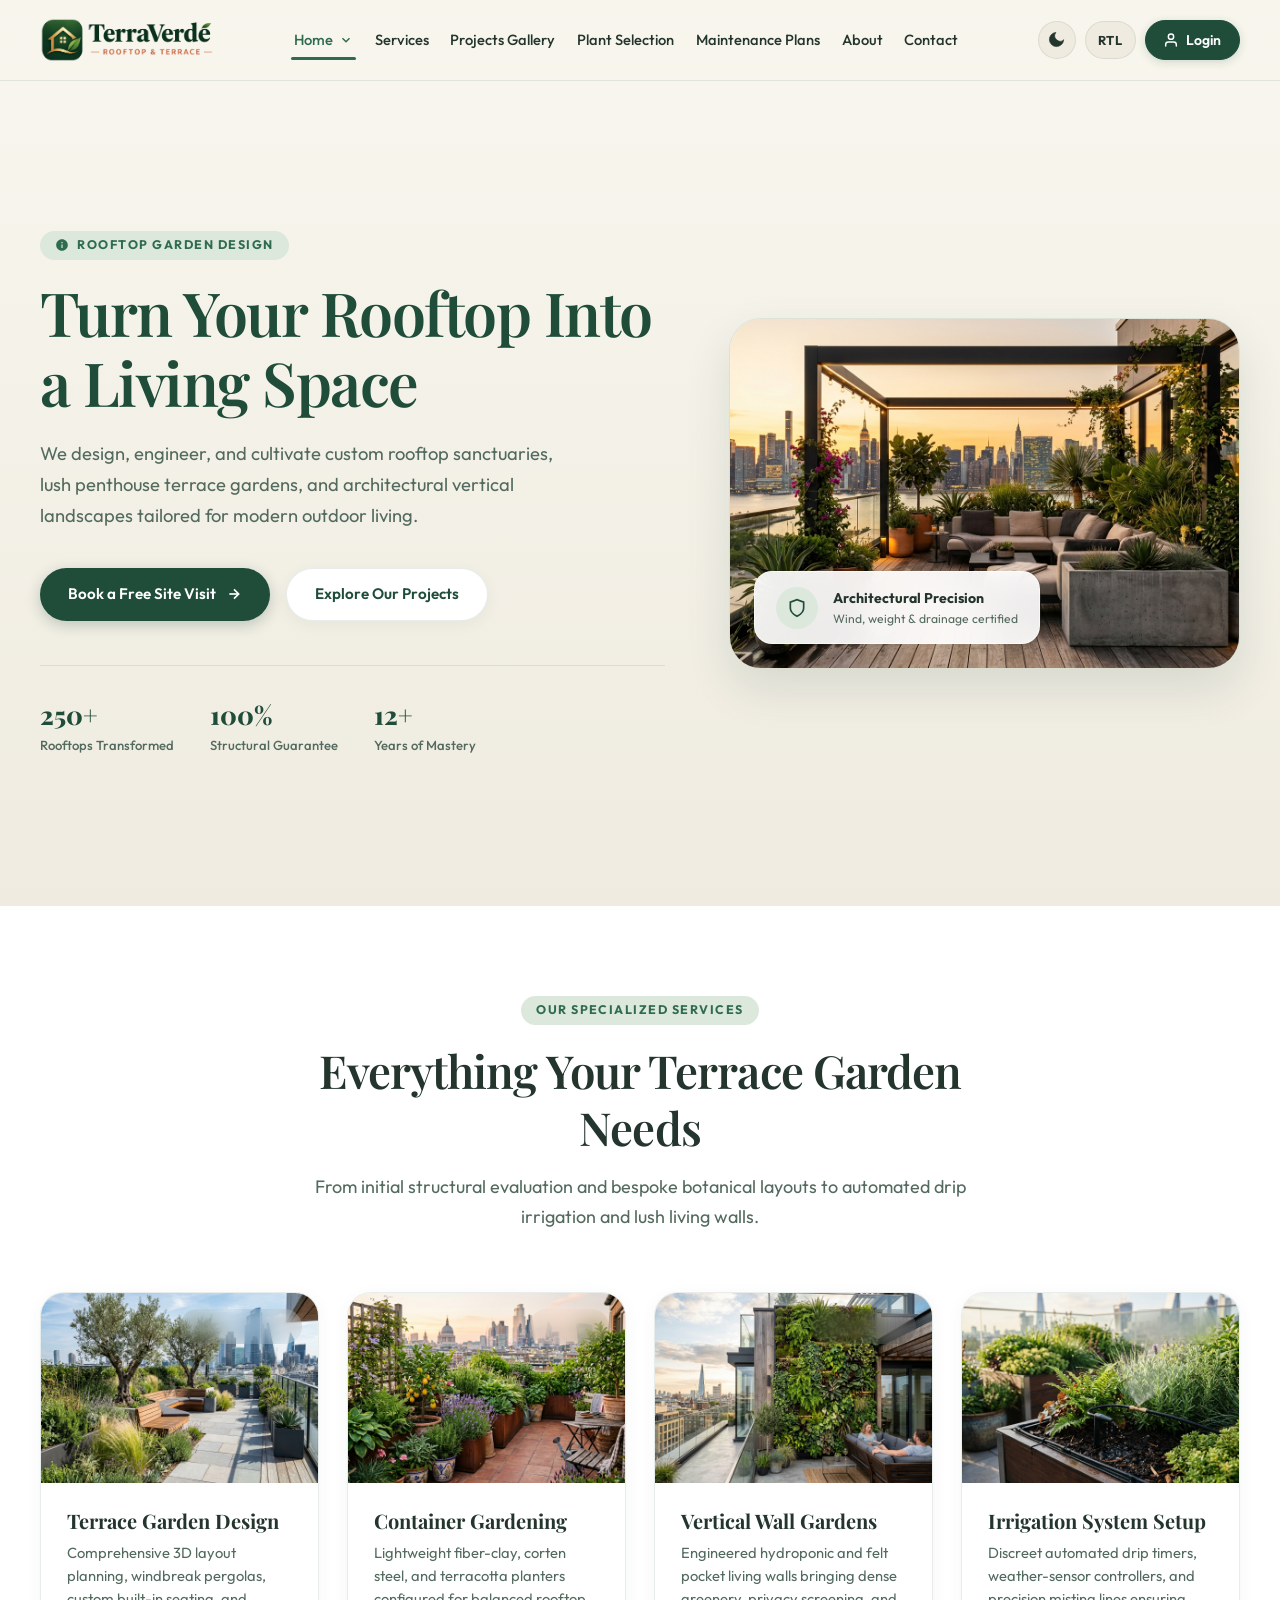
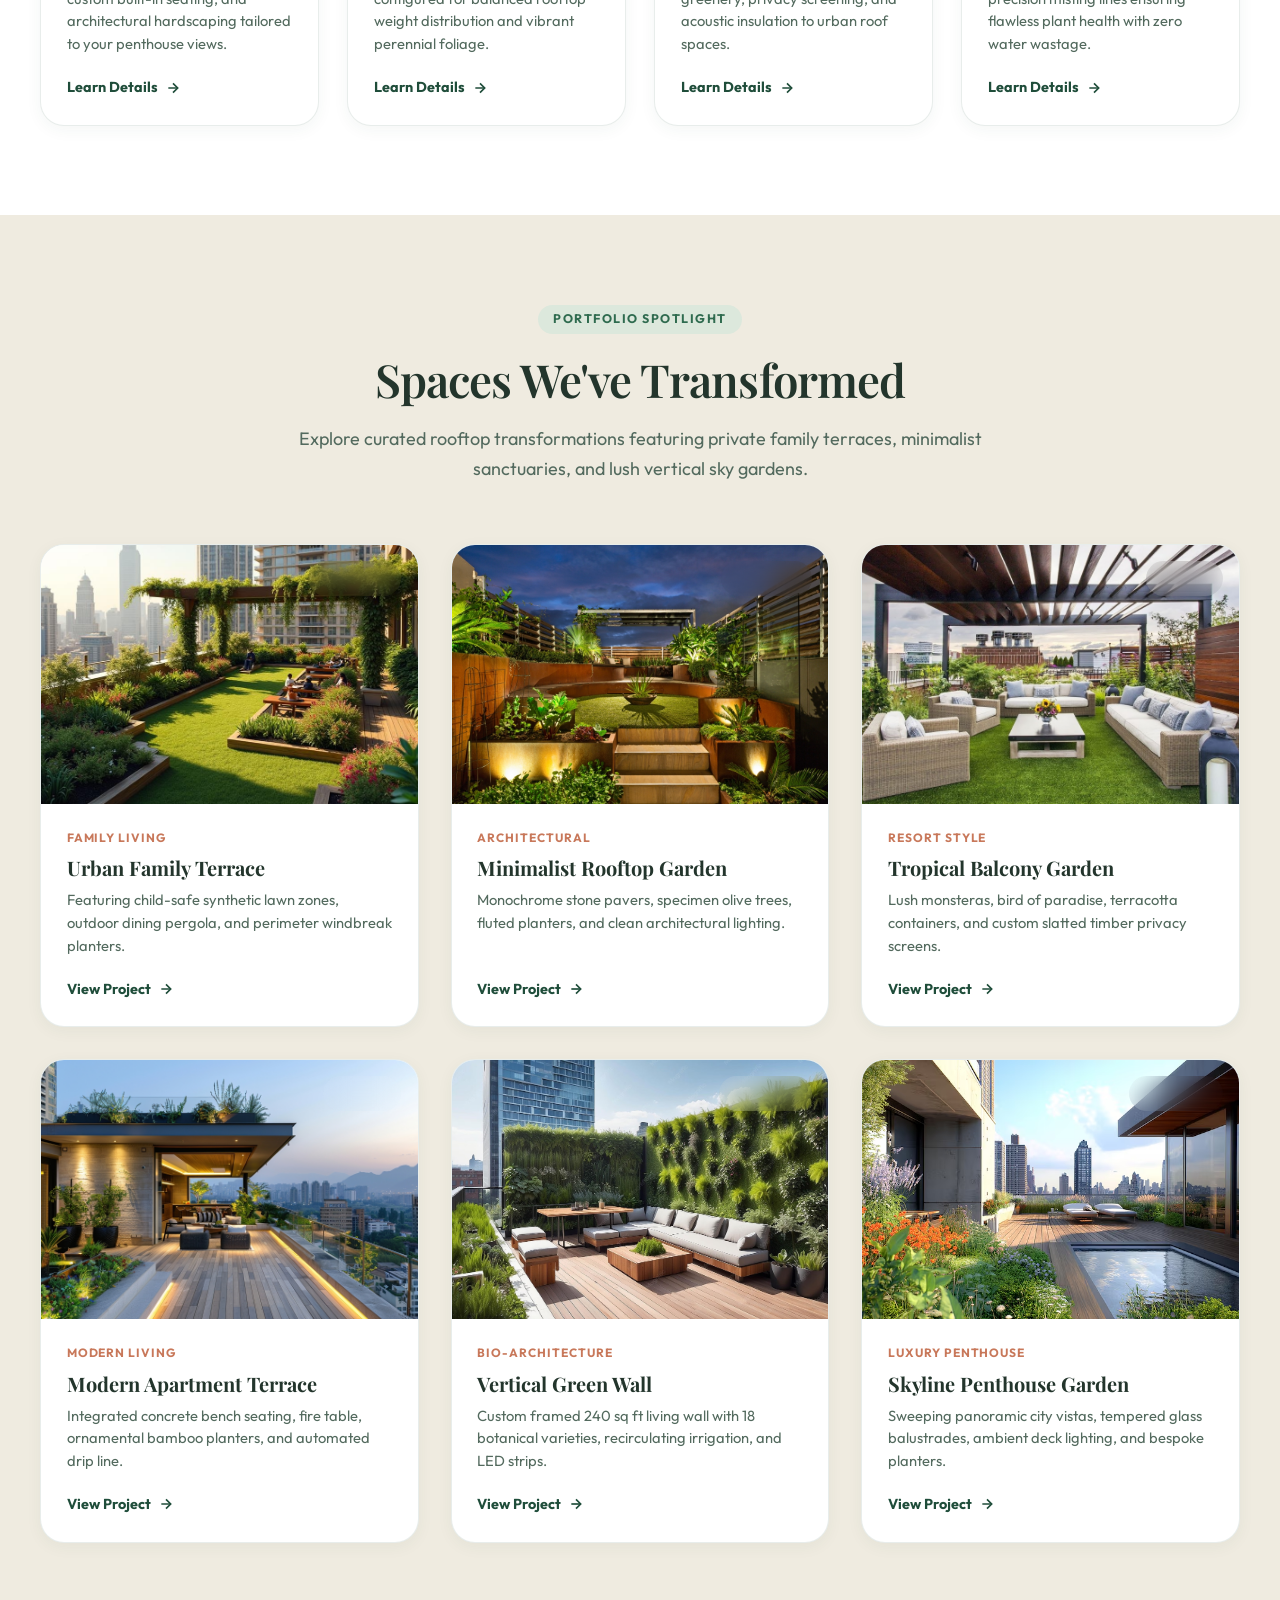
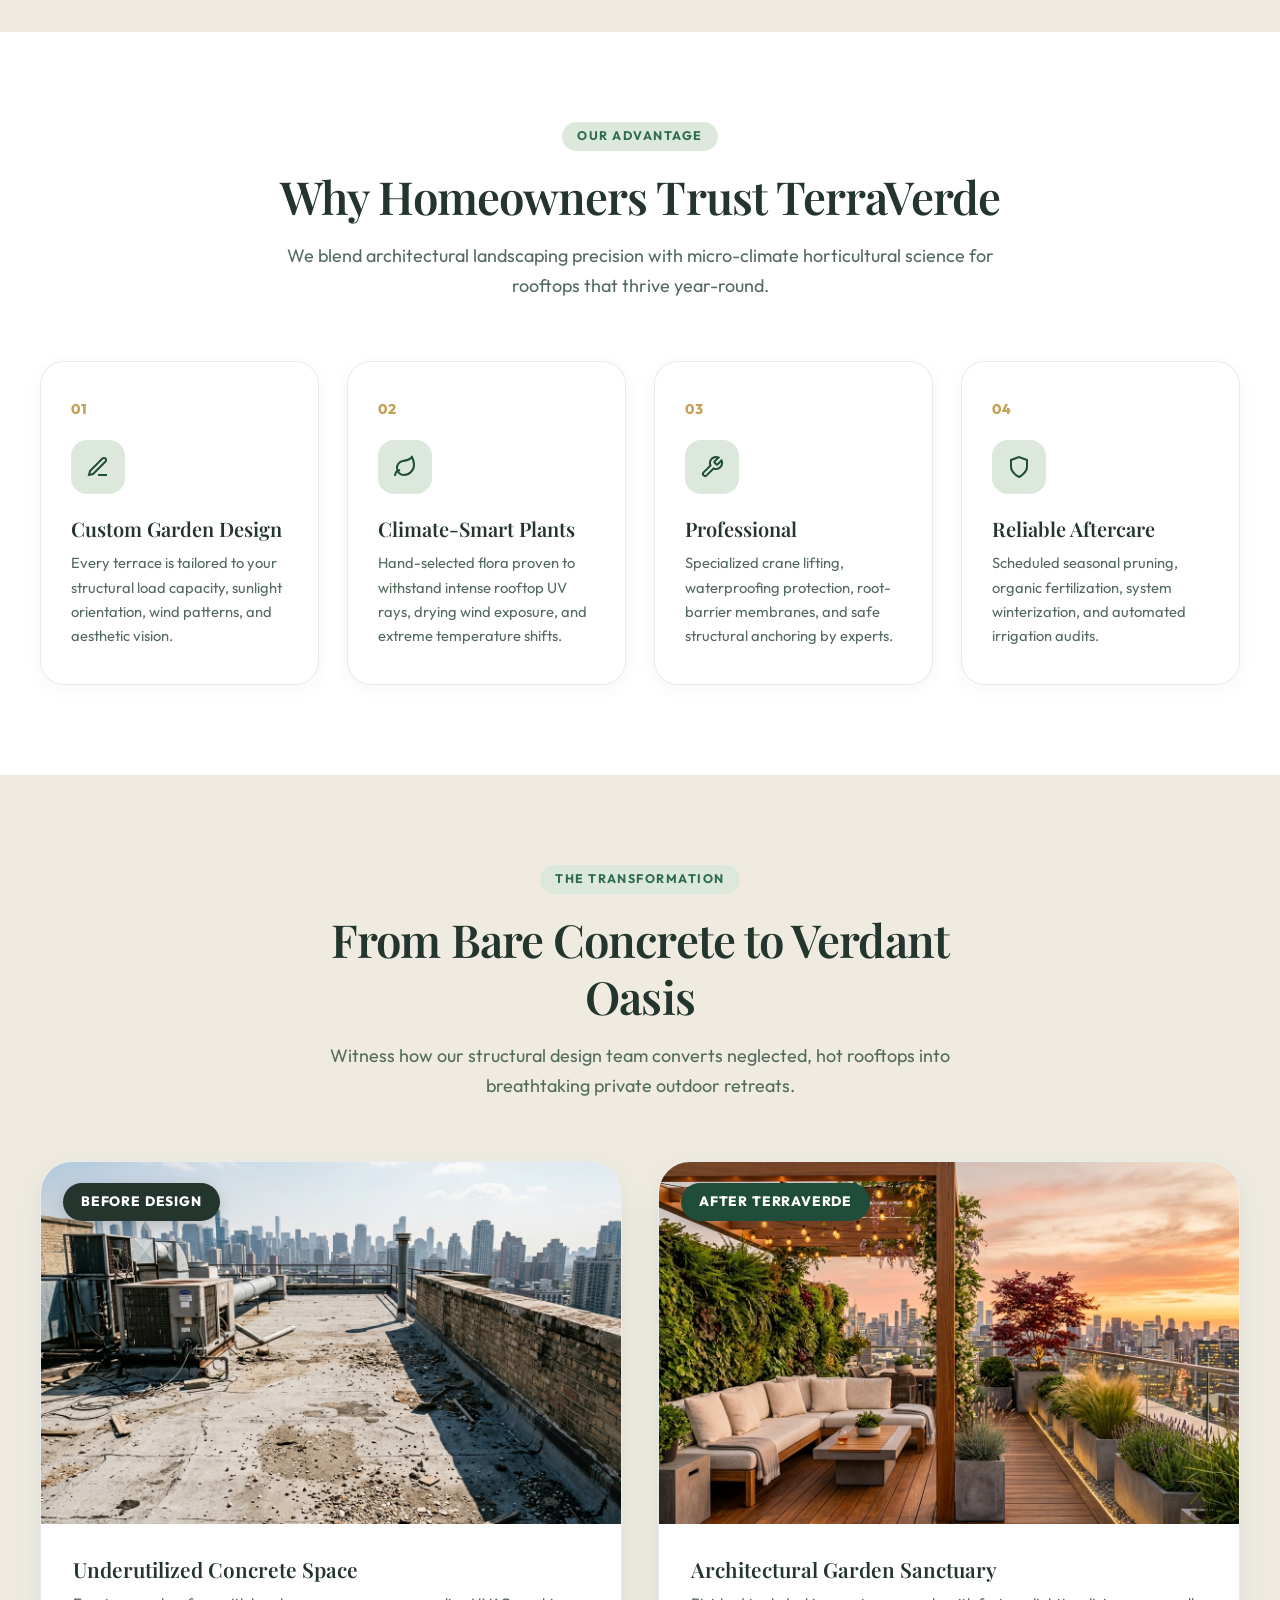
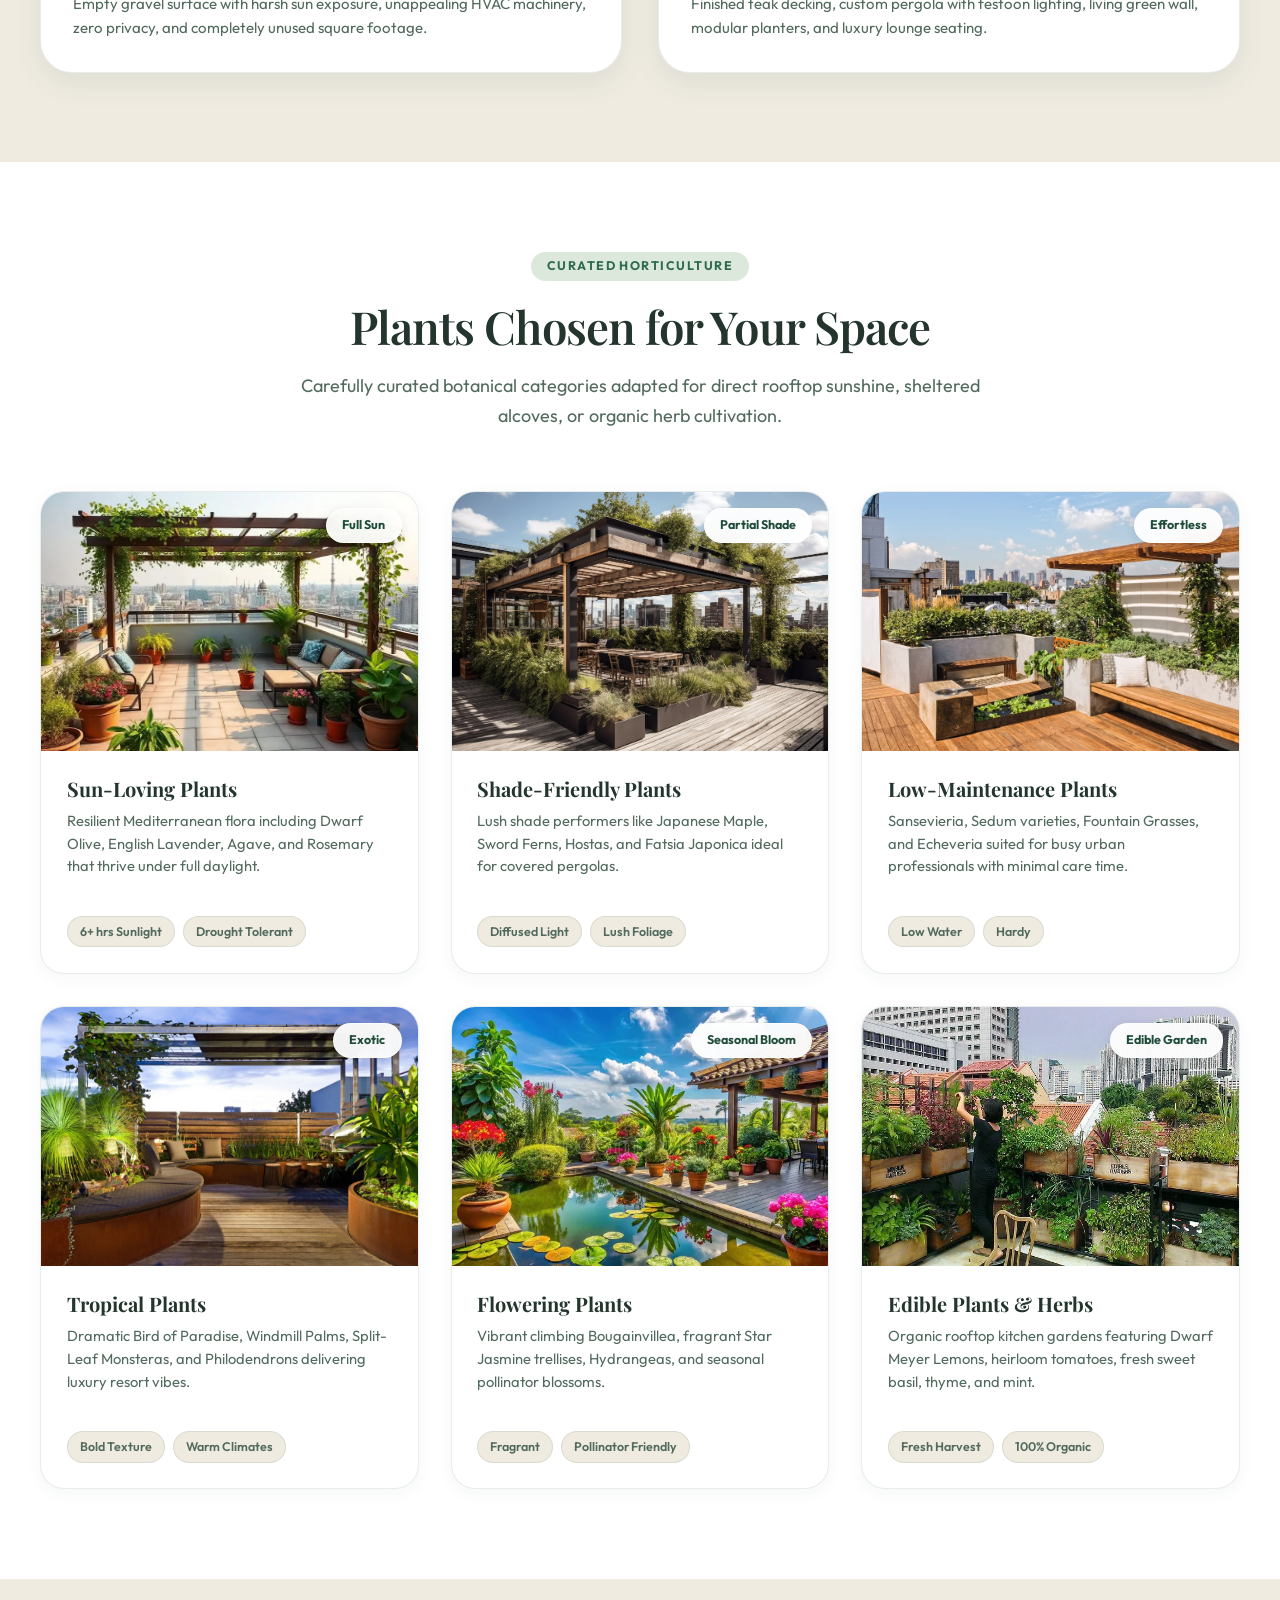
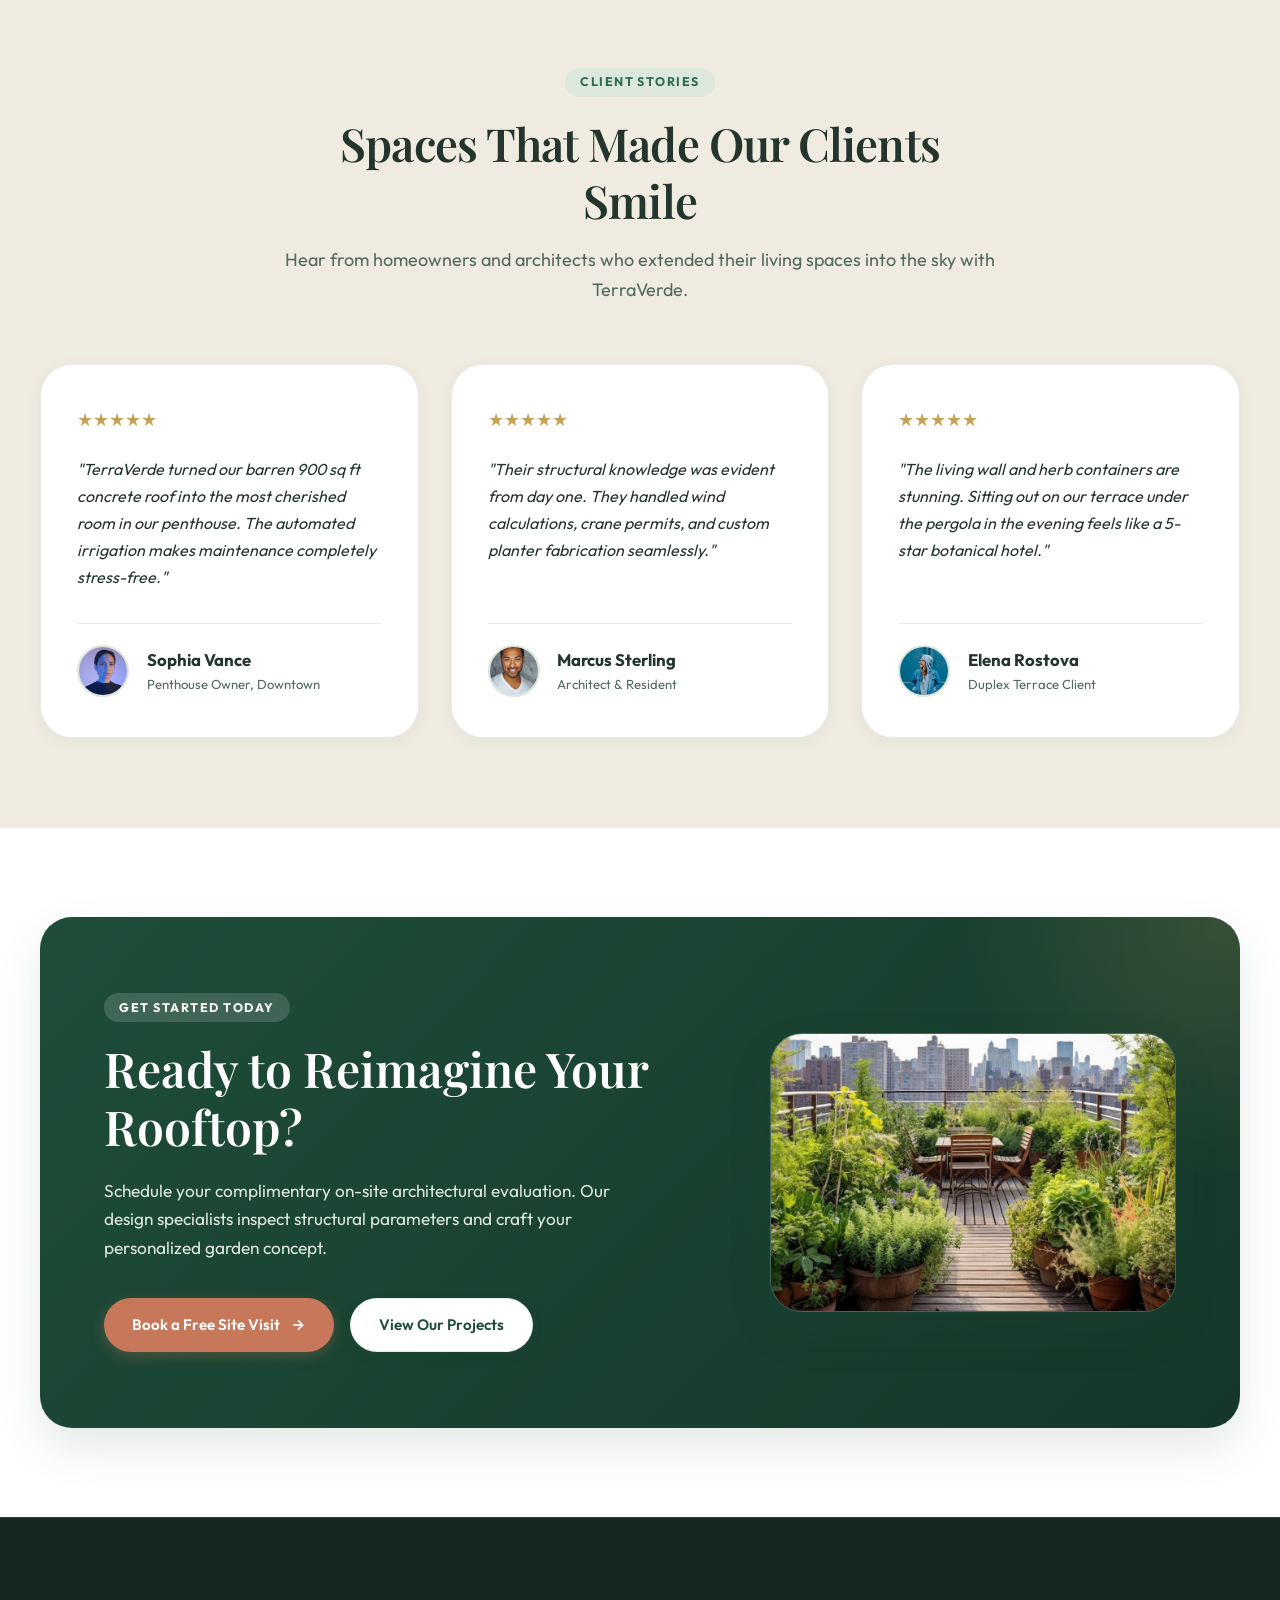
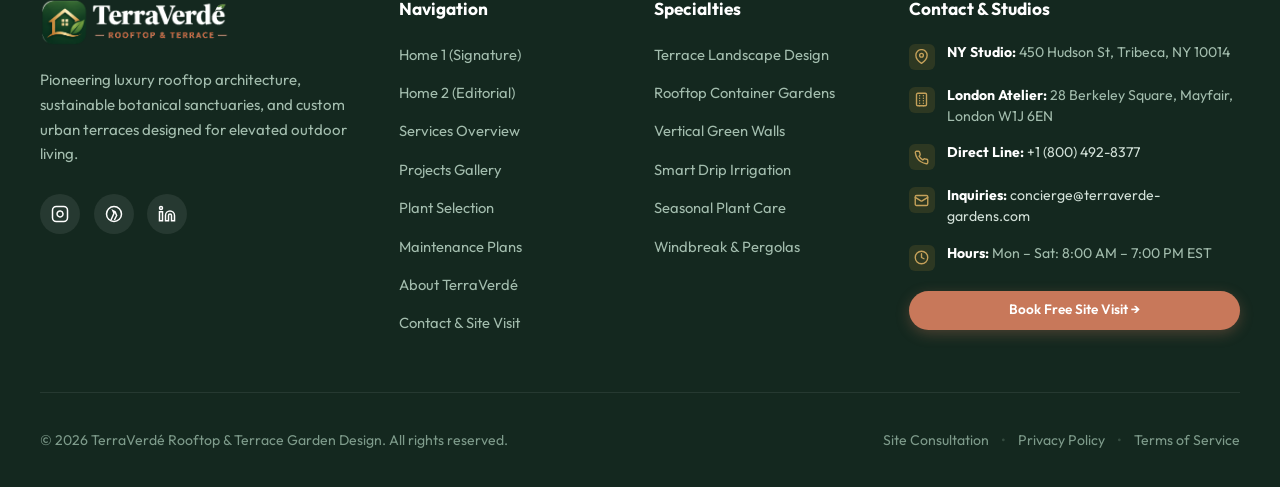
<file: index.html>
<!DOCTYPE html>
<html lang="en" dir="ltr" data-theme="light">

<head>
  <meta charset="UTF-8">
  <meta name="viewport" content="width=device-width, initial-scale=1.0, maximum-scale=5.0">
  <title>TerraVerde | Rooftop & Terrace Garden Design Service</title>
  <meta name="description"
    content="Turn your rooftop into an architectural living oasis. Bespoke terrace garden design, container gardens, living green walls, and smart micro-irrigation.">
  <link rel="stylesheet" href="assets/css/style.css">
  <link rel="stylesheet" href="assets/css/responsive.css">
  <link rel="icon" type="image/png" href="assets/images/favicon.png">
</head>

<body>

  <!-- ==========================================================================
       LUXURY BOTANICAL PRELOADER
       ========================================================================== -->
  <div class="tv-preloader" id="tvPreloader" role="status" aria-live="polite" aria-label="Loading TerraVerdé...">
    <div class="tv-preloader-backdrop">
      <div class="tv-preloader-orb tv-preloader-orb-1"></div>
      <div class="tv-preloader-orb tv-preloader-orb-2"></div>
      <div class="tv-preloader-orb tv-preloader-orb-3"></div>
    </div>
    
    <div class="tv-preloader-content">
      <div class="tv-preloader-emblem">
        <div class="tv-preloader-ring"></div>
        <div class="tv-preloader-ring-pulse"></div>
        <div class="tv-preloader-icon-wrap">
          <svg class="tv-preloader-leaf-svg" viewBox="0 0 64 64" fill="none" xmlns="http://www.w3.org/2000/svg">
            <defs>
              <linearGradient id="tvLeafGrad1" x1="0%" y1="100%" x2="100%" y2="0%">
                <stop offset="0%" stop-color="#1F4D3A"/>
                <stop offset="50%" stop-color="#2F6B4F"/>
                <stop offset="100%" stop-color="#C5A15A"/>
              </linearGradient>
              <linearGradient id="tvGoldGrad1" x1="0%" y1="0%" x2="100%" y2="100%">
                <stop offset="0%" stop-color="#DFC48A"/>
                <stop offset="100%" stop-color="#C5A15A"/>
              </linearGradient>
            </defs>
            <path class="tv-path-stem" d="M32 58 V22" stroke="url(#tvLeafGrad1)" stroke-width="3" stroke-linecap="round"/>
            <path class="tv-path-leaf-left" d="M32 38 C22 38 16 30 16 20 C24 20 32 26 32 38 Z" fill="url(#tvLeafGrad1)" fill-opacity="0.25" stroke="url(#tvGoldGrad1)" stroke-width="2.2" stroke-linejoin="round"/>
            <path class="tv-path-leaf-right" d="M32 28 C42 28 48 20 48 10 C40 10 32 16 32 28 Z" fill="url(#tvLeafGrad1)" fill-opacity="0.35" stroke="url(#tvGoldGrad1)" stroke-width="2.2" stroke-linejoin="round"/>
            <circle class="tv-path-bud" cx="32" cy="12" r="3.5" fill="url(#tvGoldGrad1)"/>
          </svg>
        </div>
      </div>

      <div class="tv-preloader-brand">
        <h2 class="tv-preloader-title">TERRAVERDÉ</h2>
        <span class="tv-preloader-subtitle">Rooftop &amp; Terrace Architecture</span>
      </div>

      <div class="tv-preloader-progress-wrap">
        <div class="tv-preloader-progress-bar">
          <div class="tv-preloader-progress-fill" id="tvPreloaderFill"></div>
        </div>
        <div class="tv-preloader-meta">
          <span class="tv-preloader-status" id="tvPreloaderStatus">Cultivating Sanctuary...</span>
          <span class="tv-preloader-percent" id="tvPreloaderPercent">0%</span>
        </div>
      </div>
    </div>
  </div>

  <!-- ==========================================================================
       HEADER & NAVIGATION
       ========================================================================== -->
  <header class="site-header" id="siteHeader">
    <div class="container">
      <nav class="navbar" aria-label="Main Navigation">

        <!-- Brand Logo -->
        <a href="index.html" class="brand-logo" id="brandLogo" aria-label="TerraVerdé Home">
          <img src="assets/images/logo-transparent.png" alt="TerraVerdé - Rooftop &amp; Terrace"
            class="brand-logo-img logo-light" width="165" height="48">
          <img src="assets/images/logo-dark.png" alt="TerraVerdé - Rooftop &amp; Terrace"
            class="brand-logo-img logo-dark" width="165" height="48">
        </a>

        <!-- Desktop Navigation Links -->
        <ul class="nav-desktop">
          <li class="nav-item-dropdown">
            <a href="index.html" class="nav-link active dropdown-toggle-btn" id="homeDropdownBtn" aria-haspopup="true">
              <span>Home</span>
              <svg width="14" height="14" viewBox="0 0 24 24" fill="none" stroke="currentColor" stroke-width="2.5">
                <polyline points="6 9 12 15 18 9"></polyline>
              </svg>
            </a>
            <div class="dropdown-menu" aria-label="Home Submenu">
              <a href="index.html" class="dropdown-item active">Home 1 (Signature)</a>
              <a href="home-2.html" class="dropdown-item">Home 2 (Editorial)</a>
            </div>
          </li>
          <li><a href="services.html" class="nav-link">Services</a></li>
          <li><a href="projects-gallery.html" class="nav-link">Projects Gallery</a></li>
          <li><a href="plant-selection.html" class="nav-link">Plant Selection</a></li>
          <li><a href="maintenance-plans.html" class="nav-link">Maintenance Plans</a></li>
          <li><a href="about.html" class="nav-link">About</a></li>
          <li><a href="contact.html" class="nav-link">Contact</a></li>
        </ul>

        <!-- Right Side Controls & CTA & Login -->
        <div class="nav-controls">
          <button type="button" class="control-btn theme-toggle-btn" aria-label="Toggle dark/light theme"
            id="themeToggleBtn">
            <svg width="18" height="18" viewBox="0 0 24 24" fill="none" stroke="currentColor" stroke-width="2">
              <path d="M21 12.79A9 9 0 1 1 11.21 3 7 7 0 0 0 21 12.79z" />
            </svg>
          </button>

          <button type="button" class="control-btn rtl-toggle-btn" aria-label="Toggle text direction" id="rtlToggleBtn">
            RTL
          </button>

          <!-- Login Button in Navbar -->
          <a href="login.html" class="btn-login" id="navLoginBtn">
            <svg width="16" height="16" viewBox="0 0 24 24" fill="none" stroke="currentColor" stroke-width="2.2"
              stroke-linecap="round" stroke-linejoin="round">
              <path d="M20 21v-2a4 4 0 0 0-4-4H8a4 4 0 0 0-4 4v2"></path>
              <circle cx="12" cy="7" r="4"></circle>
            </svg>
            <span>Login</span>
          </a>

          <!-- Hamburger Button (Tablet & Mobile) -->
          <button type="button" class="hamburger-btn" aria-label="Open mobile menu" id="hamburgerBtn">
            <svg width="22" height="22" viewBox="0 0 24 24" fill="none" stroke="currentColor" stroke-width="2.2"
              stroke-linecap="round" stroke-linejoin="round">
              <line x1="3" y1="12" x2="21" y2="12"></line>
              <line x1="3" y1="6" x2="21" y2="6"></line>
              <line x1="3" y1="18" x2="21" y2="18"></line>
            </svg>
          </button>
        </div>

      </nav>
    </div>
  </header>

  <!-- Mobile Navigation Drawer Overlay -->
  <div class="mobile-nav-overlay" id="mobileNavOverlay">
    <div class="mobile-nav-drawer" id="mobileNavDrawer">

      <div class="mobile-drawer-header">
        <a href="index.html" class="brand-logo" aria-label="TerraVerdé Home">
          <img src="assets/images/logo-transparent.png" alt="TerraVerdé - Rooftop &amp; Terrace"
            class="brand-logo-img logo-light" width="145" height="42">
          <img src="assets/images/logo-dark.png" alt="TerraVerdé - Rooftop &amp; Terrace"
            class="brand-logo-img logo-dark" width="145" height="42">
        </a>
        <button type="button" class="btn-icon close-drawer-btn" aria-label="Close mobile menu" id="closeDrawerBtn">
          <svg width="18" height="18" viewBox="0 0 24 24" fill="none" stroke="currentColor" stroke-width="2.5"
            stroke-linecap="round" stroke-linejoin="round">
            <line x1="18" y1="6" x2="6" y2="18"></line>
            <line x1="6" y1="6" x2="18" y2="18"></line>
          </svg>
        </button>
      </div>

      <nav class="mobile-nav-links" aria-label="Mobile Navigation Menu">
        <div>
          <a href="#" class="mobile-nav-link mobile-dropdown-toggle active">
            <span>Home</span>
            <svg class="dropdown-chevron" width="16" height="16" viewBox="0 0 24 24" fill="none" stroke="currentColor"
              stroke-width="2">
              <polyline points="6 9 12 15 18 9"></polyline>
            </svg>
          </a>
          <div class="mobile-sub-menu">
            <a href="index.html" class="mobile-sub-link active">Home 1 (Signature)</a>
            <a href="home-2.html" class="mobile-sub-link">Home 2 (Editorial)</a>
          </div>
        </div>
        <a href="services.html" class="mobile-nav-link">Services</a>
        <a href="projects-gallery.html" class="mobile-nav-link">Projects Gallery</a>
        <a href="plant-selection.html" class="mobile-nav-link">Plant Selection</a>
        <a href="maintenance-plans.html" class="mobile-nav-link">Maintenance Plans</a>
        <a href="about.html" class="mobile-nav-link">About</a>
        <a href="contact.html" class="mobile-nav-link">Contact</a>
      </nav>

      <div class="mobile-drawer-footer">
        <div class="mobile-controls-row">
          <button type="button" class="btn btn-secondary btn-sm theme-toggle-btn" style="flex: 1;">Toggle Theme</button>
          <button type="button" class="btn btn-secondary btn-sm rtl-toggle-btn" style="flex: 1;">RTL</button>
        </div>
        <a href="login.html" class="btn btn-primary mobile-login-btn" style="width: 100%;">
          <svg width="16" height="16" viewBox="0 0 24 24" fill="none" stroke="currentColor" stroke-width="2">
            <path d="M20 21v-2a4 4 0 0 0-4-4H8a4 4 0 0 0-4 4v2"></path>
            <circle cx="12" cy="7" r="4"></circle>
          </svg>
          <span>Client Portal Login</span>
        </a>
      </div>

    </div>
  </div>

  <main id="mainContent">

    <!-- ==========================================================================
         SECTION 1: HERO
         ========================================================================== -->
    <section class="hero-section" id="heroSection">
      <div class="container">
        <div class="hero-grid">

          <!-- Hero Left Content -->
          <div class="hero-content">
            <span class="eyebrow">
              <svg width="14" height="14" viewBox="0 0 24 24" fill="currentColor">
                <path d="M12 2C6.5 2 2 6.5 2 12s4.5 10 10 10 10-4.5 10-10S17.5 2 12 2zm1 15h-2v-6h2v6zm0-8h-2V7h2v2z" />
              </svg>
              ROOFTOP GARDEN DESIGN
            </span>
            <h1 class="hero-heading serif">Turn Your Rooftop Into a Living Space</h1>
            <p class="hero-description">
              We design, engineer, and cultivate custom rooftop sanctuaries, lush penthouse terrace gardens, and
              architectural vertical landscapes tailored for modern outdoor living.
            </p>

            <div class="hero-cta-group">
              <a href="contact.html" class="btn btn-primary" id="heroBookBtn">
                <span>Book a Free Site Visit</span>
                <svg width="16" height="16" viewBox="0 0 24 24" fill="none" stroke="currentColor" stroke-width="2.5">
                  <line x1="5" y1="12" x2="19" y2="12"></line>
                  <polyline points="12 5 19 12 12 19"></polyline>
                </svg>
              </a>
              <a href="projects-gallery.html" class="btn btn-secondary" id="heroExploreBtn">Explore Our Projects</a>
            </div>

            <div class="hero-stats-row">
              <div class="stat-item">
                <span class="stat-num serif">250+</span>
                <span class="stat-label">Rooftops Transformed</span>
              </div>
              <div class="stat-item">
                <span class="stat-num serif">100%</span>
                <span class="stat-label">Structural Guarantee</span>
              </div>
              <div class="stat-item">
                <span class="stat-num serif">12+</span>
                <span class="stat-label">Years of Mastery</span>
              </div>
            </div>
          </div>

          <!-- Hero Right Visual (Generated AI Image) -->
          <div class="hero-visual">
            <div class="hero-image-card">
              <img src="assets/images/home-1/hero-rooftop-garden.jpg"
                alt="Luxury modern rooftop garden with pergola, planters and skyline view" loading="eager">

              <div class="hero-floating-badge">
                <div class="badge-icon-wrap">
                  <svg width="20" height="20" viewBox="0 0 24 24" fill="none" stroke="currentColor" stroke-width="2">
                    <path d="M12 22s8-4 8-10V5l-8-3-8 3v7c0 6 8 10 8 10z" />
                  </svg>
                </div>
                <div>
                  <div class="badge-title">Architectural Precision</div>
                  <div class="badge-sub">Wind, weight &amp; drainage certified</div>
                </div>
              </div>

            </div>
          </div>

        </div>
      </div>
    </section>

    <!-- ==========================================================================
         SECTION 2: SERVICES (4 Cards with Generated AI Images)
         ========================================================================== -->
    <section class="services-section" id="servicesSection">
      <div class="container">

        <div class="section-header">
          <span class="eyebrow">OUR SPECIALIZED SERVICES</span>
          <h2 class="section-title serif">Everything Your Terrace Garden Needs</h2>
          <p class="section-subtitle">
            From initial structural evaluation and bespoke botanical layouts to automated drip irrigation and lush
            living walls.
          </p>
        </div>

        <div class="services-grid">

          <!-- Service 1 -->
          <article class="service-card" id="serviceCard1">
            <div class="card-media">
              <img src="assets/images/home-1/service-terrace-design.jpg"
                alt="Custom architectural terrace garden design" loading="lazy">
              <span class="card-badge">Bespoke Design</span>
            </div>
            <div class="card-body">
              <h3 class="card-title serif">Terrace Garden Design</h3>
              <p class="card-description">
                Comprehensive 3D layout planning, windbreak pergolas, custom built-in seating, and architectural
                hardscaping tailored to your penthouse views.
              </p>
              <a href="services.html" class="card-action-link">
                <span>Learn Details</span>
                <svg width="16" height="16" viewBox="0 0 24 24" fill="none" stroke="currentColor" stroke-width="2.5">
                  <line x1="5" y1="12" x2="19" y2="12"></line>
                  <polyline points="12 5 19 12 12 19"></polyline>
                </svg>
              </a>
            </div>
          </article>

          <!-- Service 2 -->
          <article class="service-card" id="serviceCard2">
            <div class="card-media">
              <img src="assets/images/home-1/service-container-gardening.jpg"
                alt="Artisanal container gardening on rooftop patio" loading="lazy">
              <span class="card-badge">Modular</span>
            </div>
            <div class="card-body">
              <h3 class="card-title serif">Container Gardening</h3>
              <p class="card-description">
                Lightweight fiber-clay, corten steel, and terracotta planters configured for balanced rooftop weight
                distribution and vibrant perennial foliage.
              </p>
              <a href="services.html" class="card-action-link">
                <span>Learn Details</span>
                <svg width="16" height="16" viewBox="0 0 24 24" fill="none" stroke="currentColor" stroke-width="2.5">
                  <line x1="5" y1="12" x2="19" y2="12"></line>
                  <polyline points="12 5 19 12 12 19"></polyline>
                </svg>
              </a>
            </div>
          </article>

          <!-- Service 3 -->
          <article class="service-card" id="serviceCard3">
            <div class="card-media">
              <img src="assets/images/home-1/service-vertical-wall.jpg"
                alt="Lush vertical living wall garden on rooftop terrace" loading="lazy">
              <span class="card-badge">Space Saving</span>
            </div>
            <div class="card-body">
              <h3 class="card-title serif">Vertical Wall Gardens</h3>
              <p class="card-description">
                Engineered hydroponic and felt pocket living walls bringing dense greenery, privacy screening, and
                acoustic insulation to urban roof spaces.
              </p>
              <a href="services.html" class="card-action-link">
                <span>Learn Details</span>
                <svg width="16" height="16" viewBox="0 0 24 24" fill="none" stroke="currentColor" stroke-width="2.5">
                  <line x1="5" y1="12" x2="19" y2="12"></line>
                  <polyline points="12 5 19 12 12 19"></polyline>
                </svg>
              </a>
            </div>
          </article>

          <!-- Service 4 -->
          <article class="service-card" id="serviceCard4">
            <div class="card-media">
              <img src="assets/images/home-1/service-irrigation.jpg"
                alt="Smart micro-drip irrigation system on rooftop planters" loading="lazy">
              <span class="card-badge">Smart Tech</span>
            </div>
            <div class="card-body">
              <h3 class="card-title serif">Irrigation System Setup</h3>
              <p class="card-description">
                Discreet automated drip timers, weather-sensor controllers, and precision misting lines ensuring
                flawless plant health with zero water wastage.
              </p>
              <a href="services.html" class="card-action-link">
                <span>Learn Details</span>
                <svg width="16" height="16" viewBox="0 0 24 24" fill="none" stroke="currentColor" stroke-width="2.5">
                  <line x1="5" y1="12" x2="19" y2="12"></line>
                  <polyline points="12 5 19 12 12 19"></polyline>
                </svg>
              </a>
            </div>
          </article>

        </div>
      </div>
    </section>

    <!-- ==========================================================================
         SECTION 3: FEATURED PROJECTS (Balanced 3 x 2 Grid = 6 Cards)
         ========================================================================== -->
    <section class="projects-section" id="projectsSection">
      <div class="container">

        <div class="section-header">
          <span class="eyebrow">PORTFOLIO SPOTLIGHT</span>
          <h2 class="section-title serif">Spaces We've Transformed</h2>
          <p class="section-subtitle">
            Explore curated rooftop transformations featuring private family terraces, minimalist sanctuaries, and lush
            vertical sky gardens.
          </p>
        </div>

        <div class="projects-grid">

          <!-- Project 1 (Row 1, Card 1) -->
          <article class="project-card" id="projectCard1">
            <div class="card-media">
              <img src="assets/images/home-1/project-urban-family.jpg" alt="Urban Family Terrace Rooftop Garden"
                loading="lazy">
              <span class="card-badge">Penthouse</span>
            </div>
            <div class="card-body">
              <span class="project-tag">Family Living</span>
              <h3 class="card-title serif">Urban Family Terrace</h3>
              <p class="card-description">
                Featuring child-safe synthetic lawn zones, outdoor dining pergola, and perimeter windbreak planters.
              </p>
              <a href="projects-gallery.html" class="card-action-link">
                <span>View Project</span>
                <svg width="16" height="16" viewBox="0 0 24 24" fill="none" stroke="currentColor" stroke-width="2.5">
                  <line x1="5" y1="12" x2="19" y2="12"></line>
                  <polyline points="12 5 19 12 12 19"></polyline>
                </svg>
              </a>
            </div>
          </article>

          <!-- Project 2 (Row 1, Card 2) -->
          <article class="project-card" id="projectCard2">
            <div class="card-media">
              <img src="assets/images/home-1/project-minimalist-roof.jpg" alt="Minimalist Rooftop Garden"
                loading="lazy">
              <span class="card-badge">Minimalist</span>
            </div>
            <div class="card-body">
              <span class="project-tag">Architectural</span>
              <h3 class="card-title serif">Minimalist Rooftop Garden</h3>
              <p class="card-description">
                Monochrome stone pavers, specimen olive trees, fluted planters, and clean architectural lighting.
              </p>
              <a href="projects-gallery.html" class="card-action-link">
                <span>View Project</span>
                <svg width="16" height="16" viewBox="0 0 24 24" fill="none" stroke="currentColor" stroke-width="2.5">
                  <line x1="5" y1="12" x2="19" y2="12"></line>
                  <polyline points="12 5 19 12 12 19"></polyline>
                </svg>
              </a>
            </div>
          </article>

          <!-- Project 3 (Row 1, Card 3) -->
          <article class="project-card" id="projectCard3">
            <div class="card-media">
              <img src="assets/images/home-1/project-tropical-balcony.jpg" alt="Tropical Balcony Garden" loading="lazy">
              <span class="card-badge">Balcony</span>
            </div>
            <div class="card-body">
              <span class="project-tag">Resort Style</span>
              <h3 class="card-title serif">Tropical Balcony Garden</h3>
              <p class="card-description">
                Lush monsteras, bird of paradise, terracotta containers, and custom slatted timber privacy screens.
              </p>
              <a href="projects-gallery.html" class="card-action-link">
                <span>View Project</span>
                <svg width="16" height="16" viewBox="0 0 24 24" fill="none" stroke="currentColor" stroke-width="2.5">
                  <line x1="5" y1="12" x2="19" y2="12"></line>
                  <polyline points="12 5 19 12 12 19"></polyline>
                </svg>
              </a>
            </div>
          </article>

          <!-- Project 4 (Row 2, Card 1) -->
          <article class="project-card" id="projectCard4">
            <div class="card-media">
              <img src="assets/images/home-1/project-modern-apartment.jpg" alt="Modern Apartment Terrace"
                loading="lazy">
              <span class="card-badge">Terrace</span>
            </div>
            <div class="card-body">
              <span class="project-tag">Modern Living</span>
              <h3 class="card-title serif">Modern Apartment Terrace</h3>
              <p class="card-description">
                Integrated concrete bench seating, fire table, ornamental bamboo planters, and automated drip line.
              </p>
              <a href="projects-gallery.html" class="card-action-link">
                <span>View Project</span>
                <svg width="16" height="16" viewBox="0 0 24 24" fill="none" stroke="currentColor" stroke-width="2.5">
                  <line x1="5" y1="12" x2="19" y2="12"></line>
                  <polyline points="12 5 19 12 12 19"></polyline>
                </svg>
              </a>
            </div>
          </article>

          <!-- Project 5 (Row 2, Card 2) -->
          <article class="project-card" id="projectCard5">
            <div class="card-media">
              <img src="assets/images/home-1/project-vertical-green-wall.jpg" alt="Vertical Green Wall System"
                loading="lazy">
              <span class="card-badge">Living Wall</span>
            </div>
            <div class="card-body">
              <span class="project-tag">Bio-Architecture</span>
              <h3 class="card-title serif">Vertical Green Wall</h3>
              <p class="card-description">
                Custom framed 240 sq ft living wall with 18 botanical varieties, recirculating irrigation, and LED
                strips.
              </p>
              <a href="projects-gallery.html" class="card-action-link">
                <span>View Project</span>
                <svg width="16" height="16" viewBox="0 0 24 24" fill="none" stroke="currentColor" stroke-width="2.5">
                  <line x1="5" y1="12" x2="19" y2="12"></line>
                  <polyline points="12 5 19 12 12 19"></polyline>
                </svg>
              </a>
            </div>
          </article>

          <!-- Project 6 (Row 2, Card 3) -->
          <article class="project-card" id="projectCard6">
            <div class="card-media">
              <img src="assets/images/home-1/project-skyline-penthouse.jpg" alt="Skyline Penthouse Terrace Garden"
                loading="lazy">
              <span class="card-badge">Panoramic</span>
            </div>
            <div class="card-body">
              <span class="project-tag">Luxury Penthouse</span>
              <h3 class="card-title serif">Skyline Penthouse Garden</h3>
              <p class="card-description">
                Sweeping panoramic city vistas, tempered glass balustrades, ambient deck lighting, and bespoke planters.
              </p>
              <a href="projects-gallery.html" class="card-action-link">
                <span>View Project</span>
                <svg width="16" height="16" viewBox="0 0 24 24" fill="none" stroke="currentColor" stroke-width="2.5">
                  <line x1="5" y1="12" x2="19" y2="12"></line>
                  <polyline points="12 5 19 12 12 19"></polyline>
                </svg>
              </a>
            </div>
          </article>

        </div>
      </div>
    </section>

    <!-- ==========================================================================
         SECTION 4: WHY CHOOSE US
         ========================================================================== -->
    <section class="why-section" id="whySection">
      <div class="container">

        <div class="section-header">
          <span class="eyebrow">OUR ADVANTAGE</span>
          <h2 class="section-title serif">Why Homeowners Trust TerraVerde</h2>
          <p class="section-subtitle">
            We blend architectural landscaping precision with micro-climate horticultural science for rooftops that
            thrive year-round.
          </p>
        </div>

        <div class="why-grid">

          <div class="benefit-card">
            <span class="benefit-num">01</span>
            <div class="benefit-icon">
              <svg width="24" height="24" viewBox="0 0 24 24" fill="none" stroke="currentColor" stroke-width="2">
                <path d="M12 20h9" />
                <path d="M16.5 3.5a2.121 2.121 0 0 1 3 3L7 19l-4 1 1-4L16.5 3.5z" />
              </svg>
            </div>
            <h3 class="benefit-title serif">Custom Garden Design</h3>
            <p class="benefit-text">
              Every terrace is tailored to your structural load capacity, sunlight orientation, wind patterns, and
              aesthetic vision.
            </p>
          </div>

          <div class="benefit-card">
            <span class="benefit-num">02</span>
            <div class="benefit-icon">
              <svg width="24" height="24" viewBox="0 0 24 24" fill="none" stroke="currentColor" stroke-width="2">
                <path d="M11 20A7 7 0 0 1 9.8 6.1C15.5 5 17 4.48 19 2c1 2 2 4.18 2 8 0 5.5-4.78 10-10 10Z" />
                <path d="M2 21c0-3 1.85-5.36 5.08-6C9.5 14.52 12 13 12" />
              </svg>
            </div>
            <h3 class="benefit-title serif">Climate-Smart Plants</h3>
            <p class="benefit-text">
              Hand-selected flora proven to withstand intense rooftop UV rays, drying wind exposure, and extreme
              temperature shifts.
            </p>
          </div>

          <div class="benefit-card">
            <span class="benefit-num">03</span>
            <div class="benefit-icon">
              <svg width="24" height="24" viewBox="0 0 24 24" fill="none" stroke="currentColor" stroke-width="2">
                <path
                  d="M14.7 6.3a1 1 0 0 0 0 1.4l1.6 1.6a1 1 0 0 0 1.4 0l3.77-3.77a6 6 0 0 1-7.94 7.94l-6.91 6.91a2.12 2.12 0 0 1-3-3l6.91-6.91a6 6 0 0 1 7.94-7.94l-3.76 3.76z" />
              </svg>
            </div>
            <h3 class="benefit-title serif">Professional</h3>
            <p class="benefit-text">
              Specialized crane lifting, waterproofing protection, root-barrier membranes, and safe structural anchoring
              by experts.
            </p>
          </div>

          <div class="benefit-card">
            <span class="benefit-num">04</span>
            <div class="benefit-icon">
              <svg width="24" height="24" viewBox="0 0 24 24" fill="none" stroke="currentColor" stroke-width="2">
                <path d="M12 22s8-4 8-10V5l-8-3-8 3v7c0 6 8 10 8 10z" />
              </svg>
            </div>
            <h3 class="benefit-title serif">Reliable Aftercare</h3>
            <p class="benefit-text">
              Scheduled seasonal pruning, organic fertilization, system winterization, and automated irrigation audits.
            </p>
          </div>

        </div>
      </div>
    </section>

    <!-- ==========================================================================
         SECTION 5: BEFORE / AFTER TRANSFORMATION
         ========================================================================== -->
    <section class="transformation-section" id="beforeAfterSection">
      <div class="container">

        <div class="section-header">
          <span class="eyebrow">THE TRANSFORMATION</span>
          <h2 class="section-title serif">From Bare Concrete to Verdant Oasis</h2>
          <p class="section-subtitle">
            Witness how our structural design team converts neglected, hot rooftops into breathtaking private outdoor
            retreats.
          </p>
        </div>

        <div class="compare-container">

          <!-- Before Card -->
          <div class="compare-card">
            <div class="compare-media">
              <img src="assets/images/home-1/before-unused-rooftop.jpg"
                alt="Before: Bare unfinished concrete rooftop with industrial HVAC" loading="lazy">
              <span class="compare-badge before">Before Design</span>
            </div>
            <div class="compare-info">
              <h3 class="compare-title serif">Underutilized Concrete Space</h3>
              <p class="compare-desc">
                Empty gravel surface with harsh sun exposure, unappealing HVAC machinery, zero privacy, and completely
                unused square footage.
              </p>
            </div>
          </div>

          <!-- After Card -->
          <div class="compare-card">
            <div class="compare-media">
              <img src="assets/images/home-1/after-luxurious-terrace.jpg"
                alt="After: Complete luxury rooftop garden with wooden pergola and lush greenery" loading="lazy">
              <span class="compare-badge after">After TerraVerde</span>
            </div>
            <div class="compare-info">
              <h3 class="compare-title serif">Architectural Garden Sanctuary</h3>
              <p class="compare-desc">
                Finished teak decking, custom pergola with festoon lighting, living green wall, modular planters, and
                luxury lounge seating.
              </p>
            </div>
          </div>

        </div>
      </div>
    </section>

    <!-- ==========================================================================
         SECTION 6: PLANT SELECTION GUIDE
         ========================================================================== -->
    <section class="plants-section" id="plantSelectionSection">
      <div class="container">

        <div class="section-header">
          <span class="eyebrow">CURATED HORTICULTURE</span>
          <h2 class="section-title serif">Plants Chosen for Your Space</h2>
          <p class="section-subtitle">
            Carefully curated botanical categories adapted for direct rooftop sunshine, sheltered alcoves, or organic
            herb cultivation.
          </p>
        </div>

        <div class="plants-grid">

          <!-- Category 1 -->
          <article class="plant-card">
            <div class="card-media">
              <img src="assets/images/home-1/plant-sun-loving.jpg"
                alt="Sun-Loving Plants like Olive, Lavender and Agave" loading="lazy">
              <span class="card-badge">Full Sun</span>
            </div>
            <div class="card-body">
              <h3 class="card-title serif">Sun-Loving Plants</h3>
              <p class="card-description">
                Resilient Mediterranean flora including Dwarf Olive, English Lavender, Agave, and Rosemary that thrive
                under full daylight.
              </p>
              <div class="plant-specs">
                <span class="plant-spec-pill">6+ hrs Sunlight</span>
                <span class="plant-spec-pill">Drought Tolerant</span>
              </div>
            </div>
          </article>

          <!-- Category 2 -->
          <article class="plant-card">
            <div class="card-media">
              <img src="assets/images/home-1/plant-shade-friendly.jpg"
                alt="Shade-Friendly Plants including Ferns and Hostas" loading="lazy">
              <span class="card-badge">Partial Shade</span>
            </div>
            <div class="card-body">
              <h3 class="card-title serif">Shade-Friendly Plants</h3>
              <p class="card-description">
                Lush shade performers like Japanese Maple, Sword Ferns, Hostas, and Fatsia Japonica ideal for covered
                pergolas.
              </p>
              <div class="plant-specs">
                <span class="plant-spec-pill">Diffused Light</span>
                <span class="plant-spec-pill">Lush Foliage</span>
              </div>
            </div>
          </article>

          <!-- Category 3 -->
          <article class="plant-card">
            <div class="card-media">
              <img src="assets/images/home-1/plant-low-maintenance.jpg" alt="Low-Maintenance Succulents and Grasses"
                loading="lazy">
              <span class="card-badge">Effortless</span>
            </div>
            <div class="card-body">
              <h3 class="card-title serif">Low-Maintenance Plants</h3>
              <p class="card-description">
                Sansevieria, Sedum varieties, Fountain Grasses, and Echeveria suited for busy urban professionals with
                minimal care time.
              </p>
              <div class="plant-specs">
                <span class="plant-spec-pill">Low Water</span>
                <span class="plant-spec-pill">Hardy</span>
              </div>
            </div>
          </article>

          <!-- Category 4 -->
          <article class="plant-card">
            <div class="card-media">
              <img src="assets/images/home-1/plant-tropical.jpg" alt="Tropical Plants like Bird of Paradise and Palms"
                loading="lazy">
              <span class="card-badge">Exotic</span>
            </div>
            <div class="card-body">
              <h3 class="card-title serif">Tropical Plants</h3>
              <p class="card-description">
                Dramatic Bird of Paradise, Windmill Palms, Split-Leaf Monsteras, and Philodendrons delivering luxury
                resort vibes.
              </p>
              <div class="plant-specs">
                <span class="plant-spec-pill">Bold Texture</span>
                <span class="plant-spec-pill">Warm Climates</span>
              </div>
            </div>
          </article>

          <!-- Category 5 -->
          <article class="plant-card">
            <div class="card-media">
              <img src="assets/images/home-1/plant-flowering.jpg"
                alt="Flowering Plants like Bougainvillea and Star Jasmine" loading="lazy">
              <span class="card-badge">Seasonal Bloom</span>
            </div>
            <div class="card-body">
              <h3 class="card-title serif">Flowering Plants</h3>
              <p class="card-description">
                Vibrant climbing Bougainvillea, fragrant Star Jasmine trellises, Hydrangeas, and seasonal pollinator
                blossoms.
              </p>
              <div class="plant-specs">
                <span class="plant-spec-pill">Fragrant</span>
                <span class="plant-spec-pill">Pollinator Friendly</span>
              </div>
            </div>
          </article>

          <!-- Category 6 -->
          <article class="plant-card">
            <div class="card-media">
              <img src="assets/images/home-1/plant-edible.jpg" alt="Edible Plants and Rooftop Kitchen Herbs"
                loading="lazy">
              <span class="card-badge">Edible Garden</span>
            </div>
            <div class="card-body">
              <h3 class="card-title serif">Edible Plants &amp; Herbs</h3>
              <p class="card-description">
                Organic rooftop kitchen gardens featuring Dwarf Meyer Lemons, heirloom tomatoes, fresh sweet basil,
                thyme, and mint.
              </p>
              <div class="plant-specs">
                <span class="plant-spec-pill">Fresh Harvest</span>
                <span class="plant-spec-pill">100% Organic</span>
              </div>
            </div>
          </article>

        </div>
      </div>
    </section>

    <!-- ==========================================================================
         SECTION 7: CLIENT TESTIMONIALS
         ========================================================================== -->
    <section class="testimonials-section" id="testimonialsSection">
      <div class="container">

        <div class="section-header">
          <span class="eyebrow">CLIENT STORIES</span>
          <h2 class="section-title serif">Spaces That Made Our Clients Smile</h2>
          <p class="section-subtitle">
            Hear from homeowners and architects who extended their living spaces into the sky with TerraVerde.
          </p>
        </div>

        <div class="testimonials-grid">

          <!-- Testimonial 1 -->
          <div class="testimonial-card">
            <div>
              <div class="testimonial-rating" aria-label="5 stars rating">★★★★★</div>
              <p class="testimonial-quote">
                "TerraVerde turned our barren 900 sq ft concrete roof into the most cherished room in our penthouse. The
                automated irrigation makes maintenance completely stress-free."
              </p>
            </div>
            <div class="testimonial-author">
              <div class="author-avatar">
                <img src="assets/images/home-1/avatar-sophia.jpg" alt="Sophia Vance" loading="lazy">
              </div>
              <div>
                <div class="author-name">Sophia Vance</div>
                <div class="author-role">Penthouse Owner, Downtown</div>
              </div>
            </div>
          </div>

          <!-- Testimonial 2 -->
          <div class="testimonial-card">
            <div>
              <div class="testimonial-rating" aria-label="5 stars rating">★★★★★</div>
              <p class="testimonial-quote">
                "Their structural knowledge was evident from day one. They handled wind calculations, crane permits, and
                custom planter fabrication seamlessly."
              </p>
            </div>
            <div class="testimonial-author">
              <div class="author-avatar">
                <img src="assets/images/home-1/avatar-marcus.jpg" alt="Marcus Sterling" loading="lazy">
              </div>
              <div>
                <div class="author-name">Marcus Sterling</div>
                <div class="author-role">Architect &amp; Resident</div>
              </div>
            </div>
          </div>

          <!-- Testimonial 3 -->
          <div class="testimonial-card">
            <div>
              <div class="testimonial-rating" aria-label="5 stars rating">★★★★★</div>
              <p class="testimonial-quote">
                "The living wall and herb containers are stunning. Sitting out on our terrace under the pergola in the
                evening feels like a 5-star botanical hotel."
              </p>
            </div>
            <div class="testimonial-author">
              <div class="author-avatar">
                <img src="assets/images/home-1/avatar-elena.jpg" alt="Elena Rostova" loading="lazy">
              </div>
              <div>
                <div class="author-name">Elena Rostova</div>
                <div class="author-role">Duplex Terrace Client</div>
              </div>
            </div>
          </div>

        </div>
      </div>
    </section>

    <!-- ==========================================================================
         SECTION 8: FINAL CTA
         ========================================================================== -->
    <section class="cta-section" id="ctaSection">
      <div class="container">

        <div class="cta-box">
          <div class="cta-content">
            <span class="eyebrow" style="background: rgba(255,255,255,0.15); color: #FFF;">GET STARTED TODAY</span>
            <h2 class="cta-title serif">Ready to Reimagine Your Rooftop?</h2>
            <p class="cta-desc">
              Schedule your complimentary on-site architectural evaluation. Our design specialists inspect structural
              parameters and craft your personalized garden concept.
            </p>
            <div class="cta-buttons">
              <a href="contact.html" class="btn btn-accent" id="ctaBookBtn">
                <span>Book a Free Site Visit</span>
                <svg width="16" height="16" viewBox="0 0 24 24" fill="none" stroke="currentColor" stroke-width="2.5">
                  <line x1="5" y1="12" x2="19" y2="12"></line>
                  <polyline points="12 5 19 12 12 19"></polyline>
                </svg>
              </a>
              <a href="projects-gallery.html" class="btn btn-secondary" id="ctaProjectsBtn">View Our Projects</a>
            </div>
          </div>

          <div class="cta-visual">
            <img src="assets/images/home-1/cta-rooftop-sunset.jpg" alt="Luxury rooftop terrace garden at sunset"
              loading="lazy">
          </div>
        </div>

      </div>
    </section>

  </main>

  <!-- ==========================================================================
       SITE FOOTER
       ========================================================================== -->
  <footer class="site-footer" id="siteFooter">
    <div class="container">

      <div class="footer-grid">

        <!-- Column 1: Brand Info & Socials -->
        <div class="footer-brand">
          <a href="index.html" class="brand-logo" aria-label="TerraVerdé Home">
            <img src="assets/images/logo-transparent.png" alt="TerraVerdé - Rooftop &amp; Terrace"
              class="brand-logo-img logo-light" width="165" height="48">
            <img src="assets/images/logo-dark.png" alt="TerraVerdé - Rooftop &amp; Terrace"
              class="brand-logo-img logo-dark" width="165" height="48">
          </a>
          <p class="footer-desc">
            Pioneering luxury rooftop architecture, sustainable botanical sanctuaries, and custom urban terraces
            designed for elevated outdoor living.
          </p>
          <div class="footer-socials">
            <a href="#" class="social-icon-btn" aria-label="Instagram">
              <svg width="18" height="18" viewBox="0 0 24 24" fill="none" stroke="currentColor" stroke-width="2">
                <rect x="2" y="2" width="20" height="20" rx="5" ry="5"></rect>
                <path d="M16 11.37A4 4 0 1 1 12.63 8 4 4 0 0 1 16 11.37z"></path>
                <line x1="17.5" y1="6.5" x2="17.51" y2="6.5"></line>
              </svg>
            </a>
            <a href="#" class="social-icon-btn" aria-label="Pinterest">
              <svg width="18" height="18" viewBox="0 0 24 24" fill="none" stroke="currentColor" stroke-width="2">
                <circle cx="12" cy="12" r="10"></circle>
                <path d="M8 20l4-9-1.5-3.5 3 1.5 2 5-3 6"></path>
              </svg>
            </a>
            <a href="#" class="social-icon-btn" aria-label="LinkedIn">
              <svg width="18" height="18" viewBox="0 0 24 24" fill="none" stroke="currentColor" stroke-width="2">
                <path d="M16 8a6 6 0 0 1 6 6v7h-4v-7a2 2 0 0 0-2-2 2 2 0 0 0-2 2v7h-4v-7a6 6 0 0 1 6-6z"></path>
                <rect x="2" y="9" width="4" height="12"></rect>
                <circle cx="4" cy="4" r="2"></circle>
              </svg>
            </a>
          </div>
        </div>

        <!-- Column 2: Navigation -->
        <div>
          <h4 class="footer-heading">Navigation</h4>
          <ul class="footer-links">
            <li><a href="index.html" class="footer-link">Home 1 (Signature)</a></li>
            <li><a href="home-2.html" class="footer-link">Home 2 (Editorial)</a></li>
            <li><a href="services.html" class="footer-link">Services Overview</a></li>
            <li><a href="projects-gallery.html" class="footer-link">Projects Gallery</a></li>
            <li><a href="plant-selection.html" class="footer-link">Plant Selection</a></li>
            <li><a href="maintenance-plans.html" class="footer-link">Maintenance Plans</a></li>
            <li><a href="about.html" class="footer-link">About TerraVerdé</a></li>
            <li><a href="contact.html" class="footer-link">Contact &amp; Site Visit</a></li>
          </ul>
        </div>

        <!-- Column 3: Specialties -->
        <div>
          <h4 class="footer-heading">Specialties</h4>
          <ul class="footer-links">
            <li><a href="services.html" class="footer-link">Terrace Landscape Design</a></li>
            <li><a href="services.html" class="footer-link">Rooftop Container Gardens</a></li>
            <li><a href="services.html" class="footer-link">Vertical Green Walls</a></li>
            <li><a href="services.html" class="footer-link">Smart Drip Irrigation</a></li>
            <li><a href="maintenance-plans.html" class="footer-link">Seasonal Plant Care</a></li>
            <li><a href="services.html" class="footer-link">Windbreak &amp; Pergolas</a></li>
          </ul>
        </div>

        <!-- Column 4: Contact & Global Studios -->
        <div class="footer-contact-col">
          <h4 class="footer-heading">Contact &amp; Studios</h4>
          <div class="footer-contact-list">
            <div class="footer-contact-item">
              <span class="footer-contact-icon"><svg width="16" height="16" viewBox="0 0 24 24" fill="none"
                  stroke="currentColor" stroke-width="2.2" stroke-linecap="round" stroke-linejoin="round">
                  <path d="M21 10c0 7-9 13-9 13s-9-6-9-13a9 9 0 0 1 18 0z"></path>
                  <circle cx="12" cy="10" r="3"></circle>
                </svg></span>
              <div>
                <strong>NY Studio:</strong> 450 Hudson St, Tribeca, NY 10014
              </div>
            </div>
            <div class="footer-contact-item">
              <span class="footer-contact-icon"><svg width="16" height="16" viewBox="0 0 24 24" fill="none"
                  stroke="currentColor" stroke-width="2.2" stroke-linecap="round" stroke-linejoin="round">
                  <rect x="4" y="2" width="16" height="20" rx="2" ry="2"></rect>
                  <line x1="9" y1="22" x2="9" y2="22.01"></line>
                  <line x1="15" y1="22" x2="15" y2="22.01"></line>
                  <line x1="9" y1="6" x2="9" y2="6.01"></line>
                  <line x1="15" y1="6" x2="15" y2="6.01"></line>
                  <line x1="9" y1="10" x2="9" y2="10.01"></line>
                  <line x1="15" y1="10" x2="15" y2="10.01"></line>
                  <line x1="9" y1="14" x2="9" y2="14.01"></line>
                  <line x1="15" y1="14" x2="15" y2="14.01"></line>
                  <line x1="9" y1="18" x2="9" y2="18.01"></line>
                  <line x1="15" y1="18" x2="15" y2="18.01"></line>
                </svg></span>
              <div>
                <strong>London Atelier:</strong> 28 Berkeley Square, Mayfair, London W1J 6EN
              </div>
            </div>
            <div class="footer-contact-item">
              <span class="footer-contact-icon"><svg width="16" height="16" viewBox="0 0 24 24" fill="none"
                  stroke="currentColor" stroke-width="2.2" stroke-linecap="round" stroke-linejoin="round">
                  <path
                    d="M22 16.92v3a2 2 0 0 1-2.18 2 19.79 19.79 0 0 1-8.63-3.07 19.5 19.5 0 0 1-6-6 19.79 19.79 0 0 1-3.07-8.67A2 2 0 0 1 4.11 2h3a2 2 0 0 1 2 1.72 12.84 12.84 0 0 0 .7 2.81 2 2 0 0 1-.45 2.11L8.09 9.91a16 16 0 0 0 6 6l1.27-1.27a2 2 0 0 1 2.11-.45 12.84 12.84 0 0 0 2.81.7A2 2 0 0 1 22 16.92z">
                  </path>
                </svg></span>
              <div>
                <strong>Direct Line:</strong> <a href="tel:+18004928377" class="footer-contact-link">+1 (800)
                  492-8377</a>
              </div>
            </div>
            <div class="footer-contact-item">
              <span class="footer-contact-icon"><svg width="16" height="16" viewBox="0 0 24 24" fill="none"
                  stroke="currentColor" stroke-width="2.2" stroke-linecap="round" stroke-linejoin="round">
                  <rect x="2" y="4" width="20" height="16" rx="2"></rect>
                  <path d="m22 7-8.97 5.7a1.94 1.94 0 0 1-2.06 0L2 7"></path>
                </svg></span>
              <div>
                <strong>Inquiries:</strong> <a href="mailto:concierge@terraverde-gardens.com"
                  class="footer-contact-link">concierge@terraverde-gardens.com</a>
              </div>
            </div>
            <div class="footer-contact-item">
              <span class="footer-contact-icon"><svg width="16" height="16" viewBox="0 0 24 24" fill="none"
                  stroke="currentColor" stroke-width="2.2" stroke-linecap="round" stroke-linejoin="round">
                  <circle cx="12" cy="12" r="10"></circle>
                  <polyline points="12 6 12 12 16 14"></polyline>
                </svg></span>
              <div>
                <strong>Hours:</strong> Mon &ndash; Sat: 8:00 AM &ndash; 7:00 PM EST
              </div>
            </div>
          </div>
          <div style="margin-top: 1.25rem;">
            <a href="contact.html" class="btn btn-accent btn-sm" style="width: 100%; justify-content: center;">Book Free
              Site Visit &rarr;</a>
          </div>
        </div>

      </div>

      <!-- Footer Bottom -->
      <div class="footer-bottom">
        <div>
          &copy; 2026 TerraVerd&eacute; Rooftop &amp; Terrace Garden Design. All rights reserved.
        </div>
        <div class="footer-bottom-links">
          <a href="contact.html" class="footer-bottom-link">Site Consultation</a>
          <span style="opacity: 0.3;">&bull;</span>
          <a href="about.html" class="footer-bottom-link">Privacy Policy</a>
          <span style="opacity: 0.3;">&bull;</span>
          <a href="about.html" class="footer-bottom-link">Terms of Service</a>
        </div>
      </div>

    </div>
  </footer>

  <!-- ==========================================================================
       LOGIN MODAL
       ========================================================================== -->
  <div class="login-modal" id="loginModal">
    <div class="login-modal-box">
      <div class="login-modal-header">
        <h3 class="serif">Client Portal Login</h3>
        <button type="button" class="login-modal-close" id="loginModalClose" aria-label="Close login modal">✕</button>
      </div>
      <p class="login-modal-desc">
        Access your real-time terrace irrigation telemetry, 3D architectural plans, and seasonal maintenance schedule.
      </p>
      <form class="login-modal-form" id="loginModalForm"
        onsubmit="event.preventDefault(); alert('Authentication successful. Redirecting to client portal dashboard...'); document.getElementById('loginModal').classList.remove('active');">
        <div class="form-group">
          <label class="form-label" for="loginEmail">Email Address</label>
          <input type="email" id="loginEmail" class="form-input" placeholder="name@example.com" required>
        </div>
        <div class="form-group">
          <label class="form-label" for="loginPassword">Password</label>
          <input type="password" id="loginPassword" class="form-input" placeholder="••••••••" required>
        </div>
        <div
          style="display: flex; justify-content: space-between; align-items: center; margin-bottom: 0.5rem; font-size: 0.85rem;">
          <label style="display: flex; align-items: center; gap: 0.4rem; cursor: pointer;">
            <input type="checkbox"> Remember me
          </label>
          <a href="#forgot" style="color: var(--forest); font-weight: 600;">Forgot Password?</a>
        </div>
        <button type="submit" class="btn btn-primary" style="width: 100%; justify-content: center;">Sign In to Client
          Portal</button>
      </form>
    </div>
  </div>

  <!-- ==========================================================================
       FLOATING BACK TO TOP BUTTON (Exact Screenshot Match with Glowing Gold Ring)
       ========================================================================== -->
  <button type="button" class="floating-back-to-top" id="floatingBackToTop" aria-label="Back to top">
    <svg viewBox="0 0 24 24" fill="none" stroke="currentColor" stroke-linecap="round" stroke-linejoin="round">
      <polyline points="18 15 12 9 6 15"></polyline>
    </svg>
  </button>

  <script src="assets/js/main.js"></script>
</body>

</html>
</file>
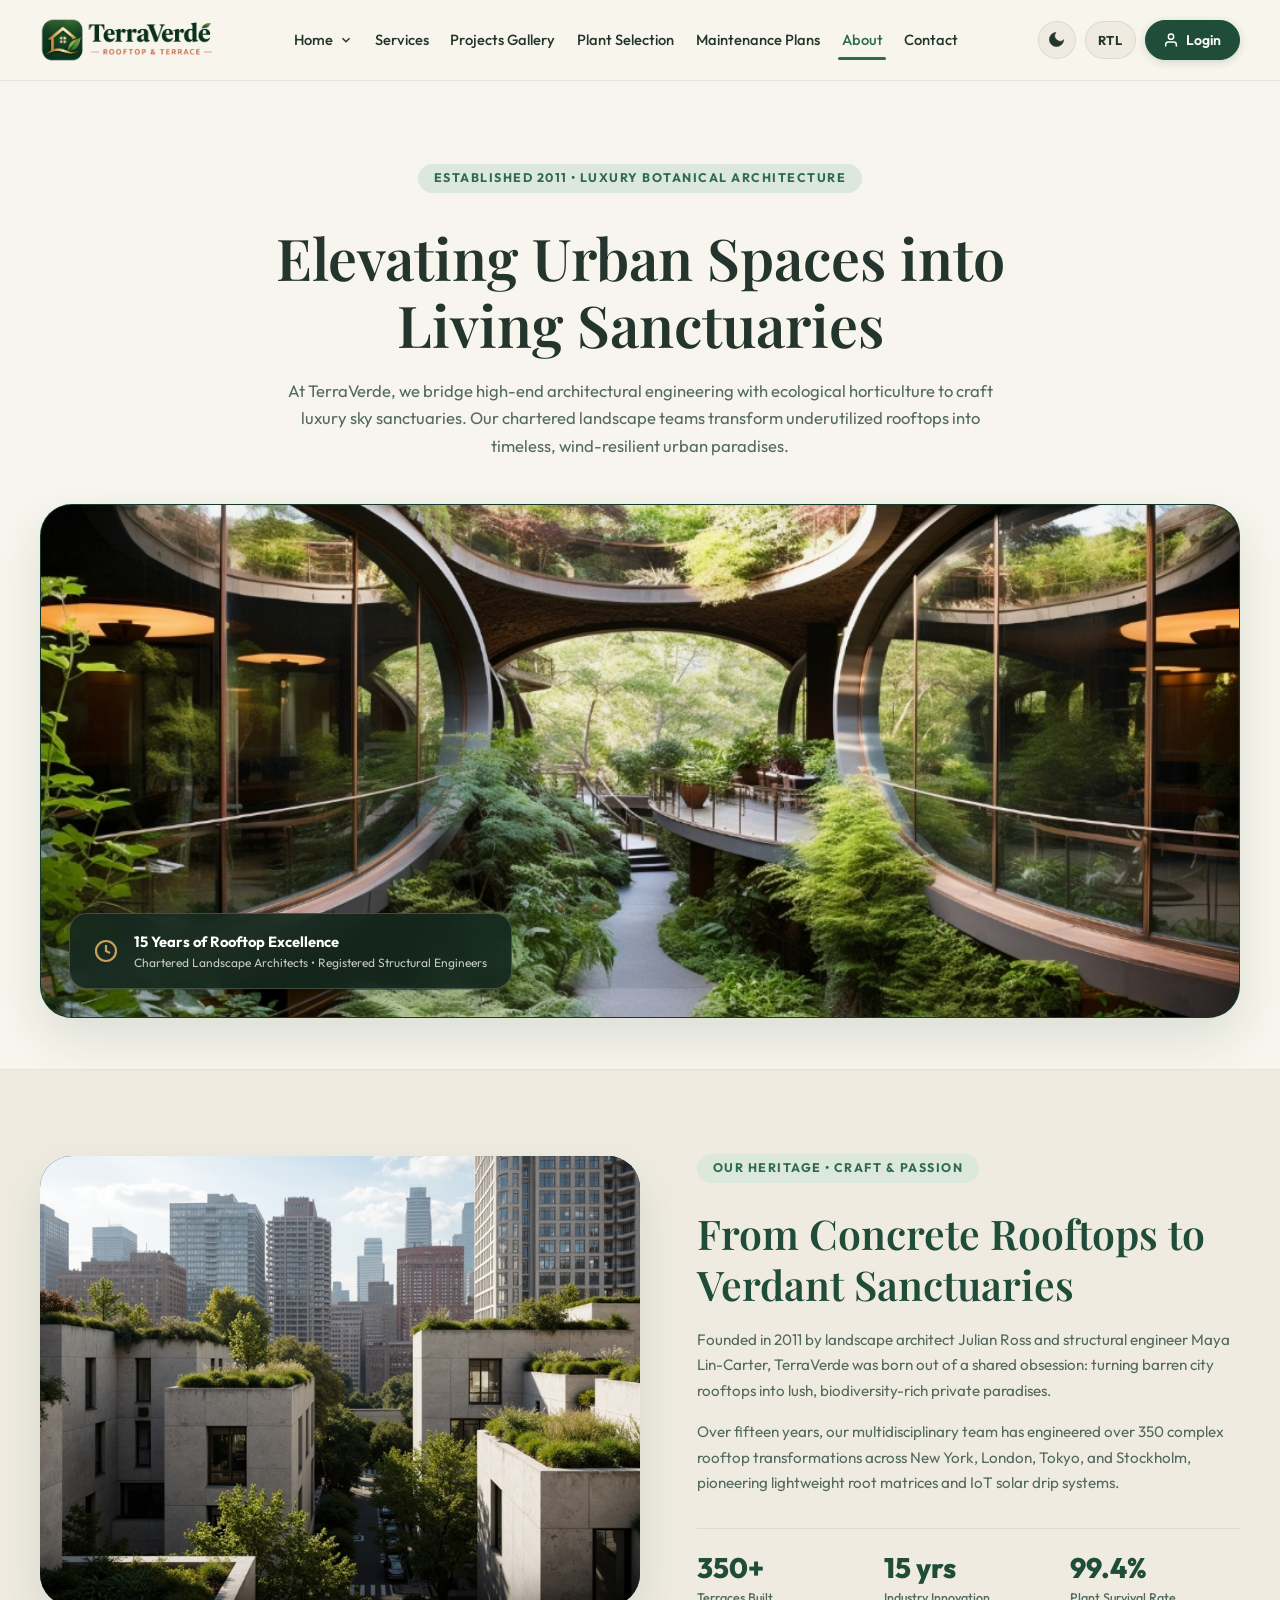
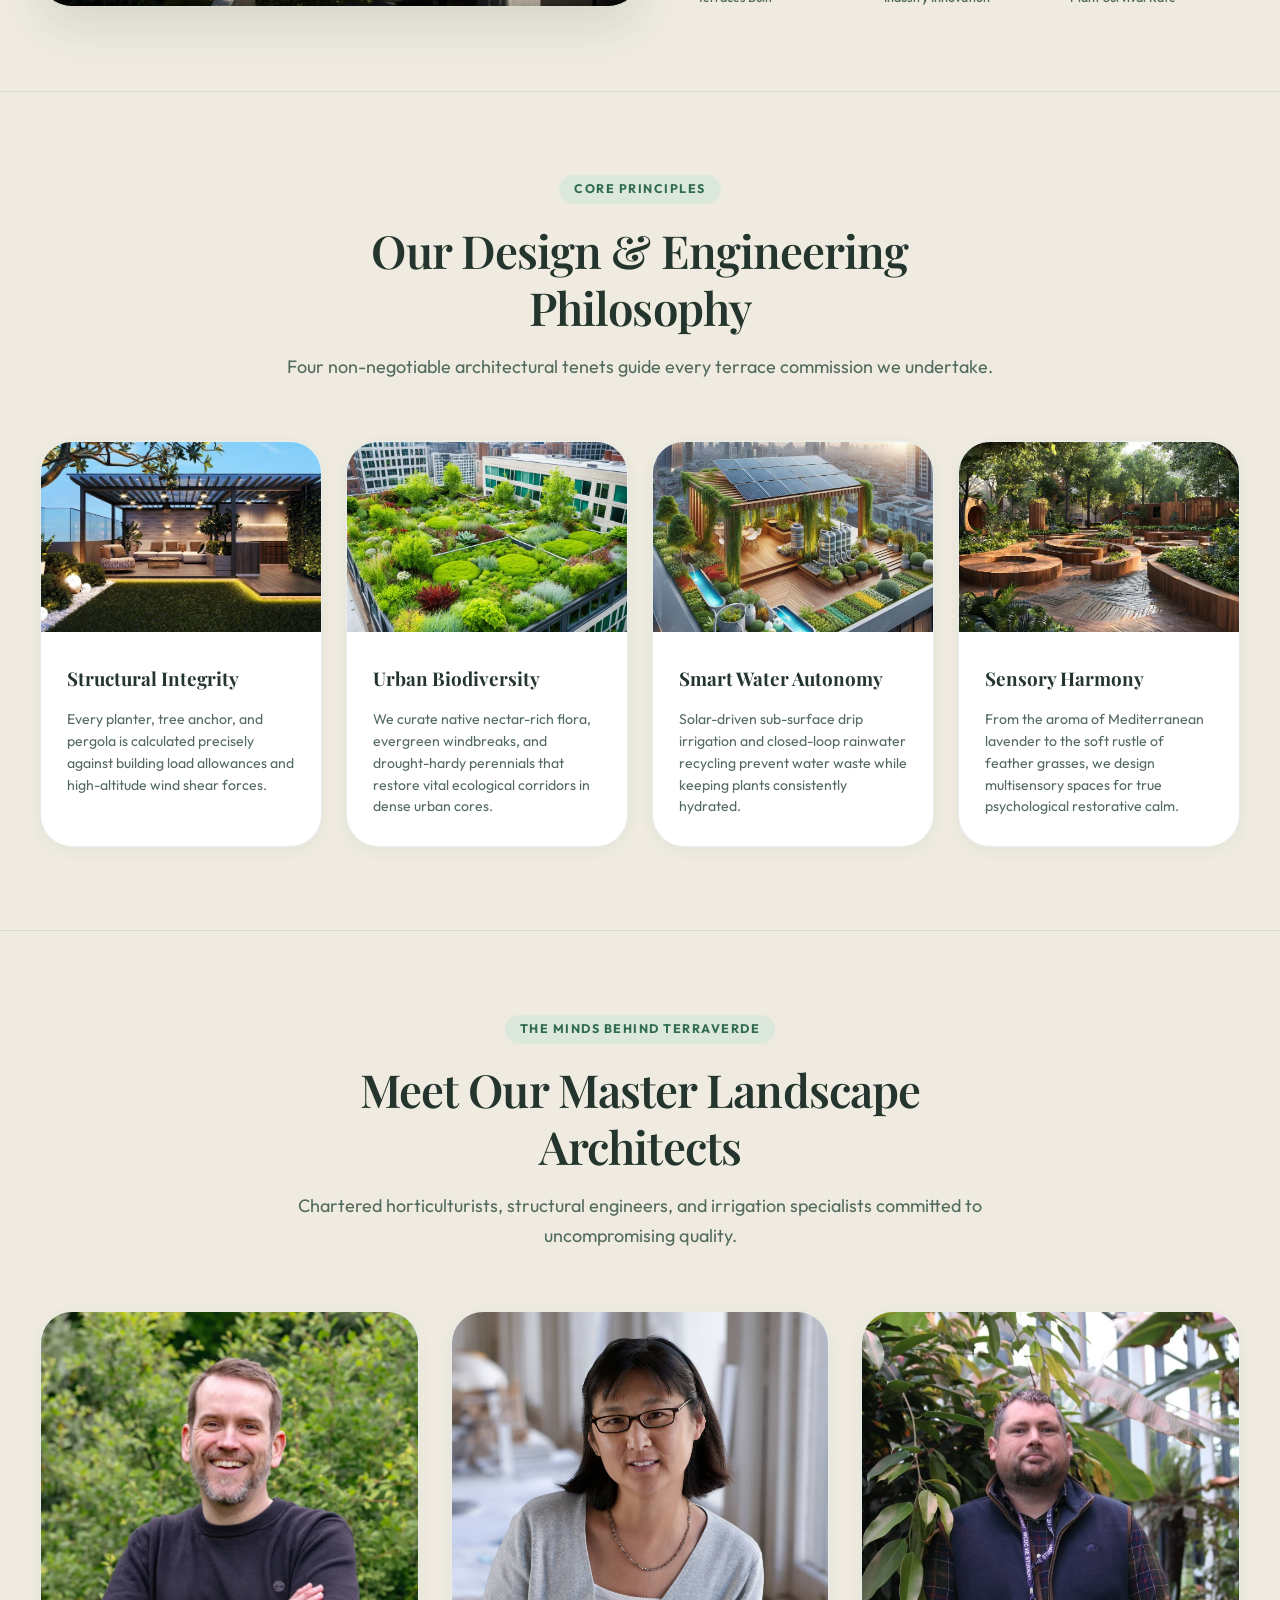
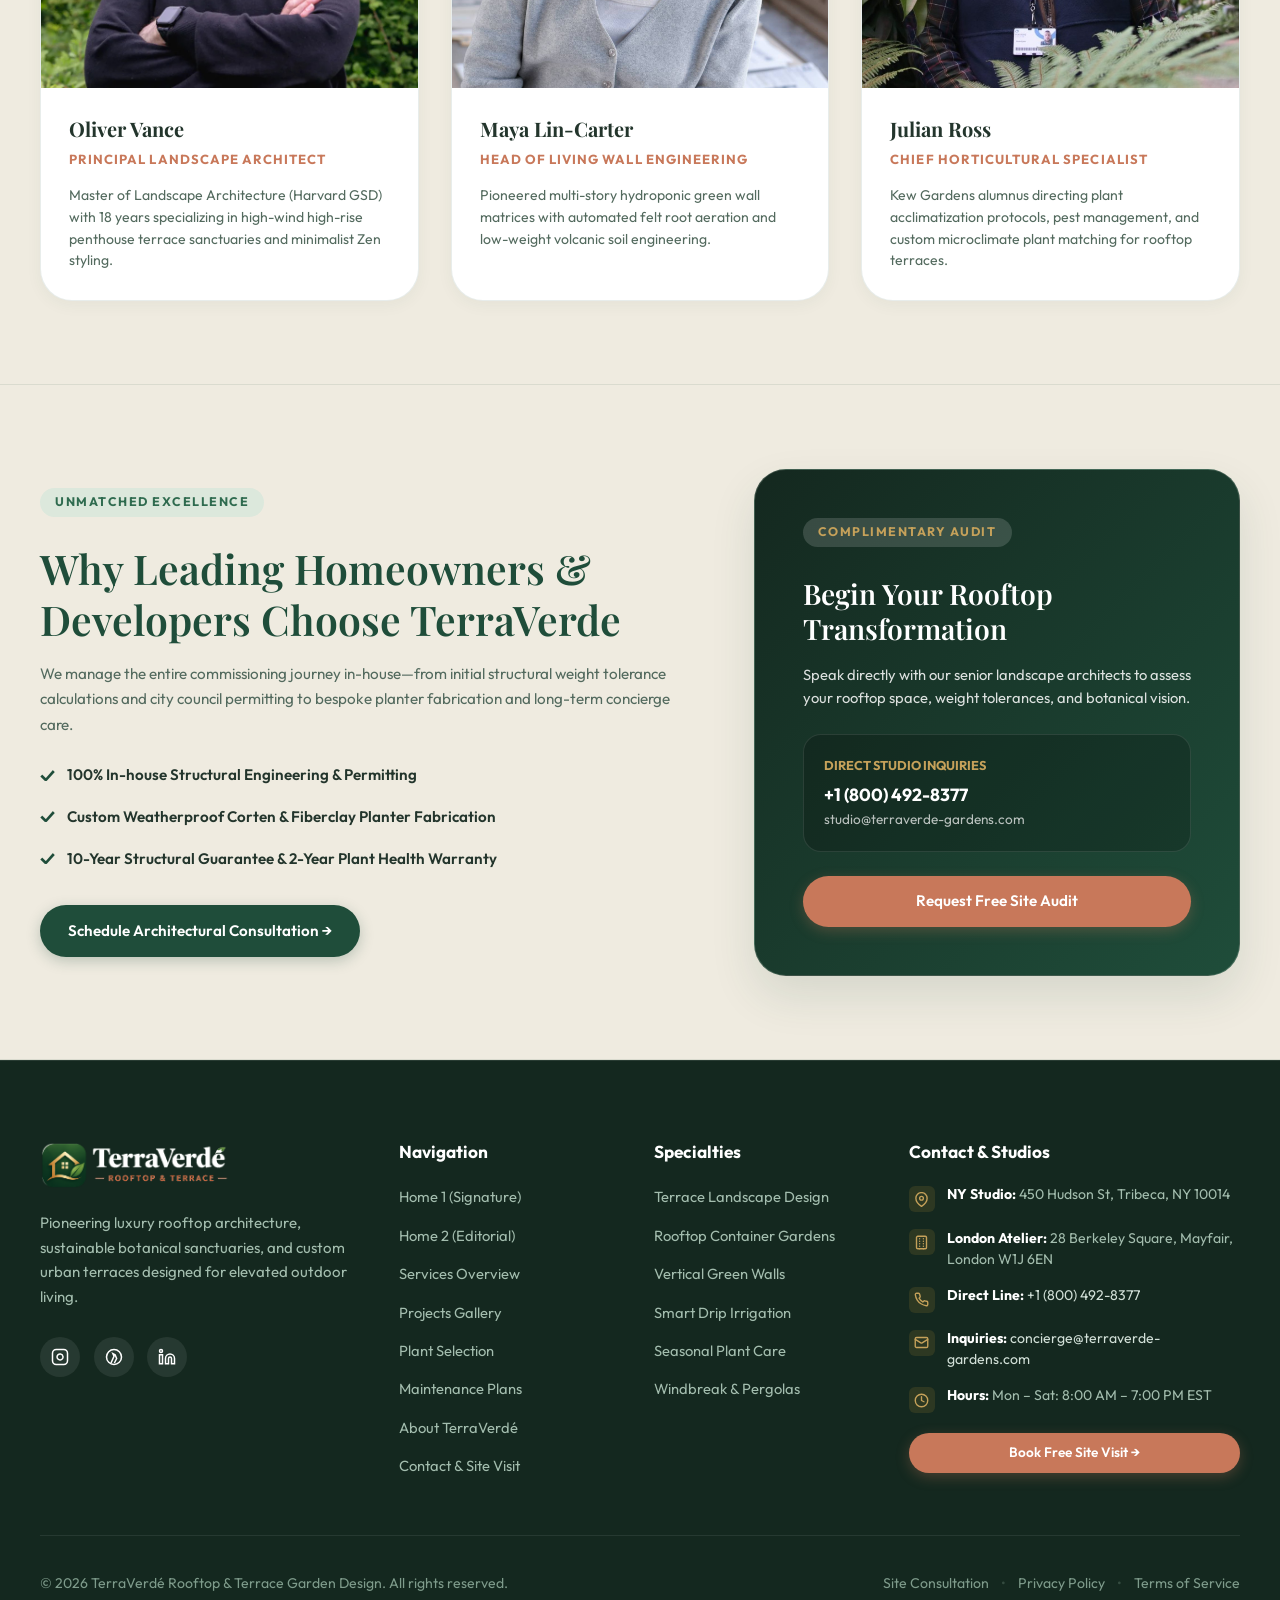
<file: about.html>
<!DOCTYPE html>
<html lang="en" dir="ltr" data-theme="light">
<head>
  <meta charset="UTF-8">
  <meta name="viewport" content="width=device-width, initial-scale=1.0">
  <title>About Us — Sustainable Rooftop &amp; Terrace Architecture | TerraVerde</title>
  <meta name="description" content="Learn about TerraVerde: 15 years of pioneering sustainable luxury rooftop architecture, bio-engineered living walls, and custom terrace sanctuaries.">
  
  <link rel="icon" type="image/png" href="assets/images/favicon.png">

  <!-- Google Fonts Preconnect & Stylesheet -->
  <link rel="preconnect" href="https://fonts.googleapis.com">
  <link rel="preconnect" href="https://fonts.gstatic.com" crossorigin>
  <link href="https://fonts.googleapis.com/css2?family=Playfair+Display:ital,wght@0,600;0,700;0,800;1,600&family=Plus+Jakarta+Sans:wght@400;500;600;700;800&display=swap" rel="stylesheet">

  <!-- Stylesheet -->
  <link rel="stylesheet" href="assets/css/style.css">
  <link rel="stylesheet" href="assets/css/responsive.css">
</head>
<body>

  <!-- ==========================================================================
       LUXURY BOTANICAL PRELOADER
       ========================================================================== -->
  <div class="tv-preloader" id="tvPreloader" role="status" aria-live="polite" aria-label="Loading TerraVerdé...">
    <div class="tv-preloader-backdrop">
      <div class="tv-preloader-orb tv-preloader-orb-1"></div>
      <div class="tv-preloader-orb tv-preloader-orb-2"></div>
      <div class="tv-preloader-orb tv-preloader-orb-3"></div>
    </div>
    
    <div class="tv-preloader-content">
      <div class="tv-preloader-emblem">
        <div class="tv-preloader-ring"></div>
        <div class="tv-preloader-ring-pulse"></div>
        <div class="tv-preloader-icon-wrap">
          <svg class="tv-preloader-leaf-svg" viewBox="0 0 64 64" fill="none" xmlns="http://www.w3.org/2000/svg">
            <defs>
              <linearGradient id="tvLeafGrad3" x1="0%" y1="100%" x2="100%" y2="0%">
                <stop offset="0%" stop-color="#1F4D3A"/>
                <stop offset="50%" stop-color="#2F6B4F"/>
                <stop offset="100%" stop-color="#C5A15A"/>
              </linearGradient>
              <linearGradient id="tvGoldGrad3" x1="0%" y1="0%" x2="100%" y2="100%">
                <stop offset="0%" stop-color="#DFC48A"/>
                <stop offset="100%" stop-color="#C5A15A"/>
              </linearGradient>
            </defs>
            <path class="tv-path-stem" d="M32 58 V22" stroke="url(#tvLeafGrad3)" stroke-width="3" stroke-linecap="round"/>
            <path class="tv-path-leaf-left" d="M32 38 C22 38 16 30 16 20 C24 20 32 26 32 38 Z" fill="url(#tvLeafGrad3)" fill-opacity="0.25" stroke="url(#tvGoldGrad3)" stroke-width="2.2" stroke-linejoin="round"/>
            <path class="tv-path-leaf-right" d="M32 28 C42 28 48 20 48 10 C40 10 32 16 32 28 Z" fill="url(#tvLeafGrad3)" fill-opacity="0.35" stroke="url(#tvGoldGrad3)" stroke-width="2.2" stroke-linejoin="round"/>
            <circle class="tv-path-bud" cx="32" cy="12" r="3.5" fill="url(#tvGoldGrad3)"/>
          </svg>
        </div>
      </div>

      <div class="tv-preloader-brand">
        <h2 class="tv-preloader-title">TERRAVERDÉ</h2>
        <span class="tv-preloader-subtitle">Rooftop &amp; Terrace Architecture</span>
      </div>

      <div class="tv-preloader-progress-wrap">
        <div class="tv-preloader-progress-bar">
          <div class="tv-preloader-progress-fill" id="tvPreloaderFill"></div>
        </div>
        <div class="tv-preloader-meta">
          <span class="tv-preloader-status" id="tvPreloaderStatus">Cultivating Sanctuary...</span>
          <span class="tv-preloader-percent" id="tvPreloaderPercent">0%</span>
        </div>
      </div>
    </div>
  </div>

  <!-- ==========================================================================
       SITE HEADER & NAVIGATION
       ========================================================================== -->
  <header class="site-header" id="siteHeader">
    <div class="container">
      <nav class="navbar">
        
        <!-- Brand Logo -->
        <a href="index.html" class="brand-logo" id="brandLogo" aria-label="TerraVerdé Home">
          <img src="assets/images/logo-transparent.png" alt="TerraVerdé - Rooftop &amp; Terrace" class="brand-logo-img logo-light" width="165" height="48">
          <img src="assets/images/logo-dark.png" alt="TerraVerdé - Rooftop &amp; Terrace" class="brand-logo-img logo-dark" width="165" height="48">
        </a>

        <!-- Desktop Navigation Links -->
        <ul class="nav-desktop">
          <li class="nav-item-dropdown">
            <a href="index.html" class="nav-link dropdown-toggle-btn" id="homeDropdownBtn" aria-haspopup="true">
              <span>Home</span>
              <svg width="14" height="14" viewBox="0 0 24 24" fill="none" stroke="currentColor" stroke-width="2.5"><polyline points="6 9 12 15 18 9"></polyline></svg>
            </a>
            <div class="dropdown-menu" aria-label="Home Submenu">
              <a href="index.html" class="dropdown-item">Home 1 (Signature)</a>
              <a href="home-2.html" class="dropdown-item">Home 2 (Editorial)</a>
            </div>
          </li>
          <li><a href="services.html" class="nav-link">Services</a></li>
          <li><a href="projects-gallery.html" class="nav-link">Projects Gallery</a></li>
          <li><a href="plant-selection.html" class="nav-link">Plant Selection</a></li>
          <li><a href="maintenance-plans.html" class="nav-link">Maintenance Plans</a></li>
          <li><a href="about.html" class="nav-link active">About</a></li>
          <li><a href="contact.html" class="nav-link">Contact</a></li>
        </ul>

        <!-- Right Side Controls & CTA & Login -->
        <div class="nav-controls">
          <button type="button" class="control-btn theme-toggle-btn" aria-label="Toggle dark/light theme" id="themeToggleBtn">
            <svg width="18" height="18" viewBox="0 0 24 24" fill="none" stroke="currentColor" stroke-width="2"><path d="M21 12.79A9 9 0 1 1 11.21 3 7 7 0 0 0 21 12.79z"/></svg>
          </button>
          
          <button type="button" class="control-btn rtl-toggle-btn" aria-label="Toggle text direction" id="rtlToggleBtn">
            RTL
          </button>

          <!-- Login Button in Navbar -->
          <a href="login.html" class="btn-login" id="navLoginBtn">
            <svg width="16" height="16" viewBox="0 0 24 24" fill="none" stroke="currentColor" stroke-width="2.2" stroke-linecap="round" stroke-linejoin="round">
              <path d="M20 21v-2a4 4 0 0 0-4-4H8a4 4 0 0 0-4 4v2"></path>
              <circle cx="12" cy="7" r="4"></circle>
            </svg>
            <span>Login</span>
          </a>

          <!-- Hamburger Button (Tablet & Mobile) -->
          <button type="button" class="hamburger-btn" aria-label="Open mobile menu" id="hamburgerBtn">
            <svg width="22" height="22" viewBox="0 0 24 24" fill="none" stroke="currentColor" stroke-width="2.2" stroke-linecap="round" stroke-linejoin="round">
              <line x1="3" y1="12" x2="21" y2="12"></line>
              <line x1="3" y1="6" x2="21" y2="6"></line>
              <line x1="3" y1="18" x2="21" y2="18"></line>
            </svg>
          </button>
        </div>

      </nav>
    </div>
  </header>

  <!-- Mobile Navigation Drawer Overlay -->
  <div class="mobile-nav-overlay" id="mobileNavOverlay">
    <div class="mobile-nav-drawer" id="mobileNavDrawer">
      
      <div class="mobile-drawer-header">
        <a href="index.html" class="brand-logo" aria-label="TerraVerdé Home">
          <img src="assets/images/logo-transparent.png" alt="TerraVerdé - Rooftop &amp; Terrace" class="brand-logo-img logo-light" width="145" height="42">
          <img src="assets/images/logo-dark.png" alt="TerraVerdé - Rooftop &amp; Terrace" class="brand-logo-img logo-dark" width="145" height="42">
        </a>
        <button type="button" class="btn-icon close-drawer-btn" aria-label="Close mobile menu" id="closeDrawerBtn">
          <svg width="18" height="18" viewBox="0 0 24 24" fill="none" stroke="currentColor" stroke-width="2.5" stroke-linecap="round" stroke-linejoin="round"><line x1="18" y1="6" x2="6" y2="18"></line><line x1="6" y1="6" x2="18" y2="18"></line></svg>
        </button>
      </div>

      <nav class="mobile-nav-links">
        <div class="mobile-dropdown-item">
          <a href="#" class="mobile-nav-link mobile-dropdown-toggle">
            <span>Home Variations</span>
            <svg class="dropdown-chevron" width="16" height="16" viewBox="0 0 24 24" fill="none" stroke="currentColor" stroke-width="2"><polyline points="6 9 12 15 18 9"></polyline></svg>
          </a>
          <div class="mobile-sub-menu">
            <a href="index.html" class="mobile-sub-link">Home 1 (Signature)</a>
            <a href="home-2.html" class="mobile-sub-link">Home 2 (Editorial)</a>
          </div>
        </div>
        <a href="services.html" class="mobile-nav-link">Services</a>
        <a href="projects-gallery.html" class="mobile-nav-link">Projects Gallery</a>
        <a href="plant-selection.html" class="mobile-nav-link">Plant Selection</a>
        <a href="maintenance-plans.html" class="mobile-nav-link">Maintenance Plans</a>
        <a href="about.html" class="mobile-nav-link active">About</a>
        <a href="contact.html" class="mobile-nav-link">Contact</a>
      </nav>

      <div class="mobile-drawer-footer">
        <div class="mobile-controls-row">
          <button type="button" class="btn btn-secondary btn-sm theme-toggle-btn" style="flex: 1;">Toggle Theme</button>
          <button type="button" class="btn btn-secondary btn-sm rtl-toggle-btn" style="flex: 1;">RTL</button>
        </div>
        <a href="login.html" class="btn btn-primary mobile-login-btn" style="width: 100%;">
          <svg width="16" height="16" viewBox="0 0 24 24" fill="none" stroke="currentColor" stroke-width="2"><path d="M20 21v-2a4 4 0 0 0-4-4H8a4 4 0 0 0-4 4v2"></path><circle cx="12" cy="7" r="4"></circle></svg>
          <span>Client Portal Login</span>
        </a>
      </div>

    </div>
  </div>

  <main>
    <!-- ==========================================================================
         SECTION 1: ABOUT HERO
         ========================================================================== -->
    <section class="about-hero-section" id="aboutHeroSection">
      <div class="container">
        
        <div class="maint-hero-header">
          <span class="eyebrow">ESTABLISHED 2011 &bull; LUXURY BOTANICAL ARCHITECTURE</span>
          <h1 class="maint-hero-title serif">Elevating Urban Spaces into Living Sanctuaries</h1>
          <p class="maint-hero-lead">
            At TerraVerde, we bridge high-end architectural engineering with ecological horticulture to craft luxury sky sanctuaries. Our chartered landscape teams transform underutilized rooftops into timeless, wind-resilient urban paradises.
          </p>
        </div>

        <div class="srv-hero-media-banner">
          <img src="assets/images/about/about-hero.jpg" alt="TerraVerde Architectural Rooftop Design Studio" loading="eager">
          <div class="srv-hero-floating-badge">
            <svg width="24" height="24" viewBox="0 0 24 24" fill="none" stroke="var(--warm-gold)" stroke-width="2.2"><circle cx="12" cy="12" r="10"></circle><polyline points="12 6 12 12 16 14"></polyline></svg>
            <div>
              <div style="font-weight: 700; font-size: 0.92rem; color: #FFFFFF;">15 Years of Rooftop Excellence</div>
              <div style="font-size: 0.75rem; color: rgba(255,255,255,0.75);">Chartered Landscape Architects &bull; Registered Structural Engineers</div>
            </div>
          </div>
        </div>

      </div>
    </section>

    <!-- ==========================================================================
         SECTION 2: OUR STORY
         ========================================================================== -->
    <section class="gal-section" id="aboutStorySection">
      <div class="container">
        
        <div class="about-story-grid">
          
          <div class="about-story-media">
            <img src="assets/images/about/about-story.jpg" alt="Founders Designing Rooftop Sanctuary" loading="lazy">
          </div>

          <div>
            <span class="eyebrow">OUR HERITAGE &bull; CRAFT &amp; PASSION</span>
            <h2 class="serif about-section-heading">
              From Concrete Rooftops to Verdant Sanctuaries
            </h2>
            <p style="color: var(--text-muted); font-size: 0.95rem; line-height: 1.68; margin-bottom: 1rem;">
              Founded in 2011 by landscape architect Julian Ross and structural engineer Maya Lin-Carter, TerraVerde was born out of a shared obsession: turning barren city rooftops into lush, biodiversity-rich private paradises.
            </p>
            <p style="color: var(--text-muted); font-size: 0.95rem; line-height: 1.68; margin-bottom: 1.5rem;">
              Over fifteen years, our multidisciplinary team has engineered over 350 complex rooftop transformations across New York, London, Tokyo, and Stockholm, pioneering lightweight root matrices and IoT solar drip systems.
            </p>

            <div class="about-milestones-row">
              <div class="about-milestone-box">
                <span class="about-milestone-num">350+</span>
                <span class="about-milestone-label">Terraces Built</span>
              </div>
              <div class="about-milestone-box">
                <span class="about-milestone-num">15 yrs</span>
                <span class="about-milestone-label">Industry Innovation</span>
              </div>
              <div class="about-milestone-box">
                <span class="about-milestone-num">99.4%</span>
                <span class="about-milestone-label">Plant Survival Rate</span>
              </div>
            </div>
          </div>

        </div>

      </div>
    </section>

    <!-- ==========================================================================
         SECTION 3: OUR DESIGN PHILOSOPHY
         ========================================================================== -->
    <section class="gal-section" id="aboutPhilosophySection" style="background: var(--bg-surface-alt);">
      <div class="container">
        
        <div class="section-header">
          <span class="eyebrow">CORE PRINCIPLES</span>
          <h2 class="section-title serif">Our Design &amp; Engineering Philosophy</h2>
          <p class="section-subtitle">
            Four non-negotiable architectural tenets guide every terrace commission we undertake.
          </p>
        </div>

        <div class="about-philosophy-grid">
          
          <!-- Pillar 1 -->
          <div class="about-pillar-card">
            <div class="about-pillar-media">
              <img src="assets/images/about/about-pillar-structural.jpg" alt="Structural Integrity &amp; Architectural Pergola" loading="lazy">
            </div>
            <div class="about-pillar-body">
              <h3 class="about-pillar-title serif">Structural Integrity</h3>
              <p class="about-pillar-desc">
                Every planter, tree anchor, and pergola is calculated precisely against building load allowances and high-altitude wind shear forces.
              </p>
            </div>
          </div>

          <!-- Pillar 2 -->
          <div class="about-pillar-card">
            <div class="about-pillar-media">
              <img src="assets/images/about/about-pillar-biodiversity.jpg" alt="Urban Biodiversity &amp; Rooftop Ecological Restoration" loading="lazy">
            </div>
            <div class="about-pillar-body">
              <h3 class="about-pillar-title serif">Urban Biodiversity</h3>
              <p class="about-pillar-desc">
                We curate native nectar-rich flora, evergreen windbreaks, and drought-hardy perennials that restore vital ecological corridors in dense urban cores.
              </p>
            </div>
          </div>

          <!-- Pillar 3 -->
          <div class="about-pillar-card">
            <div class="about-pillar-media">
              <img src="assets/images/about/about-pillar-water.jpg" alt="Smart Water Autonomy &amp; Solar Drip Irrigation" loading="lazy">
            </div>
            <div class="about-pillar-body">
              <h3 class="about-pillar-title serif">Smart Water Autonomy</h3>
              <p class="about-pillar-desc">
                Solar-driven sub-surface drip irrigation and closed-loop rainwater recycling prevent water waste while keeping plants consistently hydrated.
              </p>
            </div>
          </div>

          <!-- Pillar 4 -->
          <div class="about-pillar-card">
            <div class="about-pillar-media">
              <img src="assets/images/about/about-pillar-sensory.jpg" alt="Sensory Harmony &amp; Restorative Calm" loading="lazy">
            </div>
            <div class="about-pillar-body">
              <h3 class="about-pillar-title serif">Sensory Harmony</h3>
              <p class="about-pillar-desc">
                From the aroma of Mediterranean lavender to the soft rustle of feather grasses, we design multisensory spaces for true psychological restorative calm.
              </p>
            </div>
          </div>

        </div>

      </div>
    </section>

    <!-- ==========================================================================
         SECTION 4: OUR GARDEN EXPERTS
         ========================================================================== -->
    <section class="gal-section" id="aboutExpertsSection">
      <div class="container">
        
        <div class="section-header">
          <span class="eyebrow">THE MINDS BEHIND TERRAVERDE</span>
          <h2 class="section-title serif">Meet Our Master Landscape Architects</h2>
          <p class="section-subtitle">
            Chartered horticulturists, structural engineers, and irrigation specialists committed to uncompromising quality.
          </p>
        </div>

        <div class="about-experts-grid">
          
          <!-- Expert 1 -->
          <article class="expert-card">
            <div class="expert-media">
              <img src="assets/images/about/about-expert-1.jpg" alt="Oliver Vance - Principal Landscape Architect" loading="lazy">
            </div>
            <div class="expert-body">
              <h3 class="expert-name serif">Oliver Vance</h3>
              <span class="expert-role">Principal Landscape Architect</span>
              <p class="expert-bio">
                Master of Landscape Architecture (Harvard GSD) with 18 years specializing in high-wind high-rise penthouse terrace sanctuaries and minimalist Zen styling.
              </p>
            </div>
          </article>

          <!-- Expert 2 -->
          <article class="expert-card">
            <div class="expert-media">
              <img src="assets/images/about/about-expert-2.jpg" alt="Maya Lin-Carter - Head of Structural Horticulture" loading="lazy">
            </div>
            <div class="expert-body">
              <h3 class="expert-name serif">Maya Lin-Carter</h3>
              <span class="expert-role">Head of Living Wall Engineering</span>
              <p class="expert-bio">
                Pioneered multi-story hydroponic green wall matrices with automated felt root aeration and low-weight volcanic soil engineering.
              </p>
            </div>
          </article>

          <!-- Expert 3 -->
          <article class="expert-card">
            <div class="expert-media">
              <img src="assets/images/about/about-expert-3.jpg" alt="Julian Ross - Chief Horticulturalist" loading="lazy">
            </div>
            <div class="expert-body">
              <h3 class="expert-name serif">Julian Ross</h3>
              <span class="expert-role">Chief Horticultural Specialist</span>
              <p class="expert-bio">
                Kew Gardens alumnus directing plant acclimatization protocols, pest management, and custom microclimate plant matching for rooftop terraces.
              </p>
            </div>
          </article>

        </div>

      </div>
    </section>

    <!-- ==========================================================================
         SECTION 5: WHY CLIENTS CHOOSE US + CTA
         ========================================================================== -->
    <section class="gal-section" id="aboutWhyUsCtaSection" style="background: var(--bg-surface-alt);">
      <div class="container">
        
        <div class="about-why-cta-grid">
          
          <div>
            <span class="eyebrow">UNMATCHED EXCELLENCE</span>
            <h2 class="serif about-section-heading">
              Why Leading Homeowners &amp; Developers Choose TerraVerde
            </h2>
            <p style="color: var(--text-muted); font-size: 0.95rem; line-height: 1.68; margin-bottom: 1.5rem;">
              We manage the entire commissioning journey in-house—from initial structural weight tolerance calculations and city council permitting to bespoke planter fabrication and long-term concierge care.
            </p>

            <ul style="display: flex; flex-direction: column; gap: 0.85rem; margin-bottom: 2rem;">
              <li style="display: flex; align-items: center; gap: 0.75rem; font-size: 0.95rem; font-weight: 600; color: var(--text-main);">
                <span class="about-check-icon">✓</span> 100% In-house Structural Engineering &amp; Permitting
              </li>
              <li style="display: flex; align-items: center; gap: 0.75rem; font-size: 0.95rem; font-weight: 600; color: var(--text-main);">
                <span class="about-check-icon">✓</span> Custom Weatherproof Corten &amp; Fiberclay Planter Fabrication
              </li>
              <li style="display: flex; align-items: center; gap: 0.75rem; font-size: 0.95rem; font-weight: 600; color: var(--text-main);">
                <span class="about-check-icon">✓</span> 10-Year Structural Guarantee &amp; 2-Year Plant Health Warranty
              </li>
            </ul>

            <a href="contact.html" class="btn btn-primary">
              <span>Schedule Architectural Consultation &rarr;</span>
            </a>
          </div>

          <div class="plant-botanist-showcase">
            <span class="eyebrow" style="background: rgba(255,255,255,0.15); color: var(--warm-gold); align-self: flex-start;">COMPLIMENTARY AUDIT</span>
            <h3 class="serif" style="color: #FFFFFF; font-size: clamp(1.5rem, 2.2vw, 2rem); margin: 0.75rem 0 1rem;">
              Begin Your Rooftop Transformation
            </h3>
            <p style="color: rgba(255,255,255,0.85); font-size: 0.92rem; line-height: 1.6; margin-bottom: 1.5rem;">
              Speak directly with our senior landscape architects to assess your rooftop space, weight tolerances, and botanical vision.
            </p>

            <div style="background: rgba(0,0,0,0.2); padding: 1.25rem; border-radius: var(--radius-md); border: 1px solid rgba(255,255,255,0.1); margin-bottom: 1.5rem;">
              <div style="color: var(--warm-gold); font-size: 0.8rem; text-transform: uppercase; font-weight: 700; margin-bottom: 0.35rem;">Direct Studio Inquiries</div>
              <div style="color: #FFFFFF; font-size: 1.1rem; font-weight: 700;">+1 (800) 492-8377</div>
              <div style="color: rgba(255,255,255,0.7); font-size: 0.85rem;">studio@terraverde-gardens.com</div>
            </div>

            <a href="contact.html" class="btn btn-accent" style="width: 100%; justify-content: center;">
              <span>Request Free Site Audit</span>
            </a>
          </div>

        </div>

      </div>
    </section>
  </main>

      <!-- ==========================================================================
       SITE FOOTER
       ========================================================================== -->
  <footer class="site-footer" id="siteFooter">
    <div class="container">
      
      <div class="footer-grid">
        
        <!-- Column 1: Brand Info & Socials -->
        <div class="footer-brand">
          <a href="index.html" class="brand-logo" aria-label="TerraVerdé Home">
            <img src="assets/images/logo-transparent.png" alt="TerraVerdé - Rooftop &amp; Terrace" class="brand-logo-img logo-light" width="165" height="48">
            <img src="assets/images/logo-dark.png" alt="TerraVerdé - Rooftop &amp; Terrace" class="brand-logo-img logo-dark" width="165" height="48">
          </a>
          <p class="footer-desc">
            Pioneering luxury rooftop architecture, sustainable botanical sanctuaries, and custom urban terraces designed for elevated outdoor living.
          </p>
          <div class="footer-socials">
            <a href="#" class="social-icon-btn" aria-label="Instagram">
              <svg width="18" height="18" viewBox="0 0 24 24" fill="none" stroke="currentColor" stroke-width="2"><rect x="2" y="2" width="20" height="20" rx="5" ry="5"></rect><path d="M16 11.37A4 4 0 1 1 12.63 8 4 4 0 0 1 16 11.37z"></path><line x1="17.5" y1="6.5" x2="17.51" y2="6.5"></line></svg>
            </a>
            <a href="#" class="social-icon-btn" aria-label="Pinterest">
              <svg width="18" height="18" viewBox="0 0 24 24" fill="none" stroke="currentColor" stroke-width="2"><circle cx="12" cy="12" r="10"></circle><path d="M8 20l4-9-1.5-3.5 3 1.5 2 5-3 6"></path></svg>
            </a>
            <a href="#" class="social-icon-btn" aria-label="LinkedIn">
              <svg width="18" height="18" viewBox="0 0 24 24" fill="none" stroke="currentColor" stroke-width="2"><path d="M16 8a6 6 0 0 1 6 6v7h-4v-7a2 2 0 0 0-2-2 2 2 0 0 0-2 2v7h-4v-7a6 6 0 0 1 6-6z"></path><rect x="2" y="9" width="4" height="12"></rect><circle cx="4" cy="4" r="2"></circle></svg>
            </a>
          </div>
        </div>

        <!-- Column 2: Navigation -->
        <div>
          <h4 class="footer-heading">Navigation</h4>
          <ul class="footer-links">
            <li><a href="index.html" class="footer-link">Home 1 (Signature)</a></li>
            <li><a href="home-2.html" class="footer-link">Home 2 (Editorial)</a></li>
            <li><a href="services.html" class="footer-link">Services Overview</a></li>
            <li><a href="projects-gallery.html" class="footer-link">Projects Gallery</a></li>
            <li><a href="plant-selection.html" class="footer-link">Plant Selection</a></li>
            <li><a href="maintenance-plans.html" class="footer-link">Maintenance Plans</a></li>
            <li><a href="about.html" class="footer-link">About TerraVerdé</a></li>
            <li><a href="contact.html" class="footer-link">Contact &amp; Site Visit</a></li>
          </ul>
        </div>

        <!-- Column 3: Specialties -->
        <div>
          <h4 class="footer-heading">Specialties</h4>
          <ul class="footer-links">
            <li><a href="services.html" class="footer-link">Terrace Landscape Design</a></li>
            <li><a href="services.html" class="footer-link">Rooftop Container Gardens</a></li>
            <li><a href="services.html" class="footer-link">Vertical Green Walls</a></li>
            <li><a href="services.html" class="footer-link">Smart Drip Irrigation</a></li>
            <li><a href="maintenance-plans.html" class="footer-link">Seasonal Plant Care</a></li>
            <li><a href="services.html" class="footer-link">Windbreak &amp; Pergolas</a></li>
          </ul>
        </div>

        <!-- Column 4: Contact & Global Studios -->
        <div class="footer-contact-col">
          <h4 class="footer-heading">Contact &amp; Studios</h4>
          <div class="footer-contact-list">
            <div class="footer-contact-item">
              <span class="footer-contact-icon"><svg width="16" height="16" viewBox="0 0 24 24" fill="none" stroke="currentColor" stroke-width="2.2" stroke-linecap="round" stroke-linejoin="round"><path d="M21 10c0 7-9 13-9 13s-9-6-9-13a9 9 0 0 1 18 0z"></path><circle cx="12" cy="10" r="3"></circle></svg></span>
              <div>
                <strong>NY Studio:</strong> 450 Hudson St, Tribeca, NY 10014
              </div>
            </div>
            <div class="footer-contact-item">
              <span class="footer-contact-icon"><svg width="16" height="16" viewBox="0 0 24 24" fill="none" stroke="currentColor" stroke-width="2.2" stroke-linecap="round" stroke-linejoin="round"><rect x="4" y="2" width="16" height="20" rx="2" ry="2"></rect><line x1="9" y1="22" x2="9" y2="22.01"></line><line x1="15" y1="22" x2="15" y2="22.01"></line><line x1="9" y1="6" x2="9" y2="6.01"></line><line x1="15" y1="6" x2="15" y2="6.01"></line><line x1="9" y1="10" x2="9" y2="10.01"></line><line x1="15" y1="10" x2="15" y2="10.01"></line><line x1="9" y1="14" x2="9" y2="14.01"></line><line x1="15" y1="14" x2="15" y2="14.01"></line><line x1="9" y1="18" x2="9" y2="18.01"></line><line x1="15" y1="18" x2="15" y2="18.01"></line></svg></span>
              <div>
                <strong>London Atelier:</strong> 28 Berkeley Square, Mayfair, London W1J 6EN
              </div>
            </div>
            <div class="footer-contact-item">
              <span class="footer-contact-icon"><svg width="16" height="16" viewBox="0 0 24 24" fill="none" stroke="currentColor" stroke-width="2.2" stroke-linecap="round" stroke-linejoin="round"><path d="M22 16.92v3a2 2 0 0 1-2.18 2 19.79 19.79 0 0 1-8.63-3.07 19.5 19.5 0 0 1-6-6 19.79 19.79 0 0 1-3.07-8.67A2 2 0 0 1 4.11 2h3a2 2 0 0 1 2 1.72 12.84 12.84 0 0 0 .7 2.81 2 2 0 0 1-.45 2.11L8.09 9.91a16 16 0 0 0 6 6l1.27-1.27a2 2 0 0 1 2.11-.45 12.84 12.84 0 0 0 2.81.7A2 2 0 0 1 22 16.92z"></path></svg></span>
              <div>
                <strong>Direct Line:</strong> <a href="tel:+18004928377" class="footer-contact-link">+1 (800) 492-8377</a>
              </div>
            </div>
            <div class="footer-contact-item">
              <span class="footer-contact-icon"><svg width="16" height="16" viewBox="0 0 24 24" fill="none" stroke="currentColor" stroke-width="2.2" stroke-linecap="round" stroke-linejoin="round"><rect x="2" y="4" width="20" height="16" rx="2"></rect><path d="m22 7-8.97 5.7a1.94 1.94 0 0 1-2.06 0L2 7"></path></svg></span>
              <div>
                <strong>Inquiries:</strong> <a href="mailto:concierge@terraverde-gardens.com" class="footer-contact-link">concierge@terraverde-gardens.com</a>
              </div>
            </div>
            <div class="footer-contact-item">
              <span class="footer-contact-icon"><svg width="16" height="16" viewBox="0 0 24 24" fill="none" stroke="currentColor" stroke-width="2.2" stroke-linecap="round" stroke-linejoin="round"><circle cx="12" cy="12" r="10"></circle><polyline points="12 6 12 12 16 14"></polyline></svg></span>
              <div>
                <strong>Hours:</strong> Mon &ndash; Sat: 8:00 AM &ndash; 7:00 PM EST
              </div>
            </div>
          </div>
          <div style="margin-top: 1.25rem;">
            <a href="contact.html" class="btn btn-accent btn-sm" style="width: 100%; justify-content: center;">Book Free Site Visit &rarr;</a>
          </div>
        </div>

      </div>

      <!-- Footer Bottom -->
      <div class="footer-bottom">
        <div>
          &copy; 2026 TerraVerd&eacute; Rooftop &amp; Terrace Garden Design. All rights reserved.
        </div>
        <div class="footer-bottom-links">
          <a href="contact.html" class="footer-bottom-link">Site Consultation</a>
          <span style="opacity: 0.3;">&bull;</span>
          <a href="about.html" class="footer-bottom-link">Privacy Policy</a>
          <span style="opacity: 0.3;">&bull;</span>
          <a href="about.html" class="footer-bottom-link">Terms of Service</a>
        </div>
      </div>

    </div>
  </footer>

  <!-- ==========================================================================
       LOGIN MODAL
       ========================================================================== -->
  <div class="login-modal" id="loginModal">
    <div class="login-modal-box">
      <div class="login-modal-header">
        <h3 class="serif">Client Portal Login</h3>
        <button type="button" class="login-modal-close" id="loginModalClose" aria-label="Close login modal">&times;</button>
      </div>
      <p class="login-modal-desc">
        Access your real-time terrace irrigation telemetry, 3D architectural plans, and seasonal maintenance schedule.
      </p>
      <form class="login-modal-form" id="loginModalForm" onsubmit="event.preventDefault(); alert('Authentication successful. Redirecting to client portal dashboard...'); document.getElementById('loginModal').classList.remove('active');">
        <div class="form-group">
          <label class="form-label" for="loginEmail">Email Address</label>
          <input type="email" id="loginEmail" class="form-input" placeholder="name@example.com" required>
        </div>
        <div class="form-group">
          <label class="form-label" for="loginPassword">Password</label>
          <input type="password" id="loginPassword" class="form-input" placeholder="&bull;&bull;&bull;&bull;&bull;&bull;&bull;&bull;" required>
        </div>
        <div style="display: flex; justify-content: space-between; align-items: center; margin-bottom: 0.5rem; font-size: 0.85rem;">
          <label style="display: flex; align-items: center; gap: 0.4rem; cursor: pointer;">
            <input type="checkbox"> Remember me
          </label>
          <a href="#forgot" style="color: var(--forest); font-weight: 600;">Forgot Password?</a>
        </div>
        <button type="submit" class="btn btn-primary" style="width: 100%; justify-content: center;">Sign In to Client Portal</button>
      </form>
    </div>
  </div>

  <!-- Floating Circular Glowing Back to Top Button -->
  <button type="button" class="floating-back-to-top" id="backToTopBtn" aria-label="Back to top">
    <svg width="20" height="20" viewBox="0 0 24 24" fill="none" stroke="currentColor" stroke-width="2.5">
      <polyline points="18 15 12 9 6 15"></polyline>
    </svg>
  </button>

  <!-- JavaScript -->
  <script src="assets/js/main.js"></script>
</body>
</html>
</file>
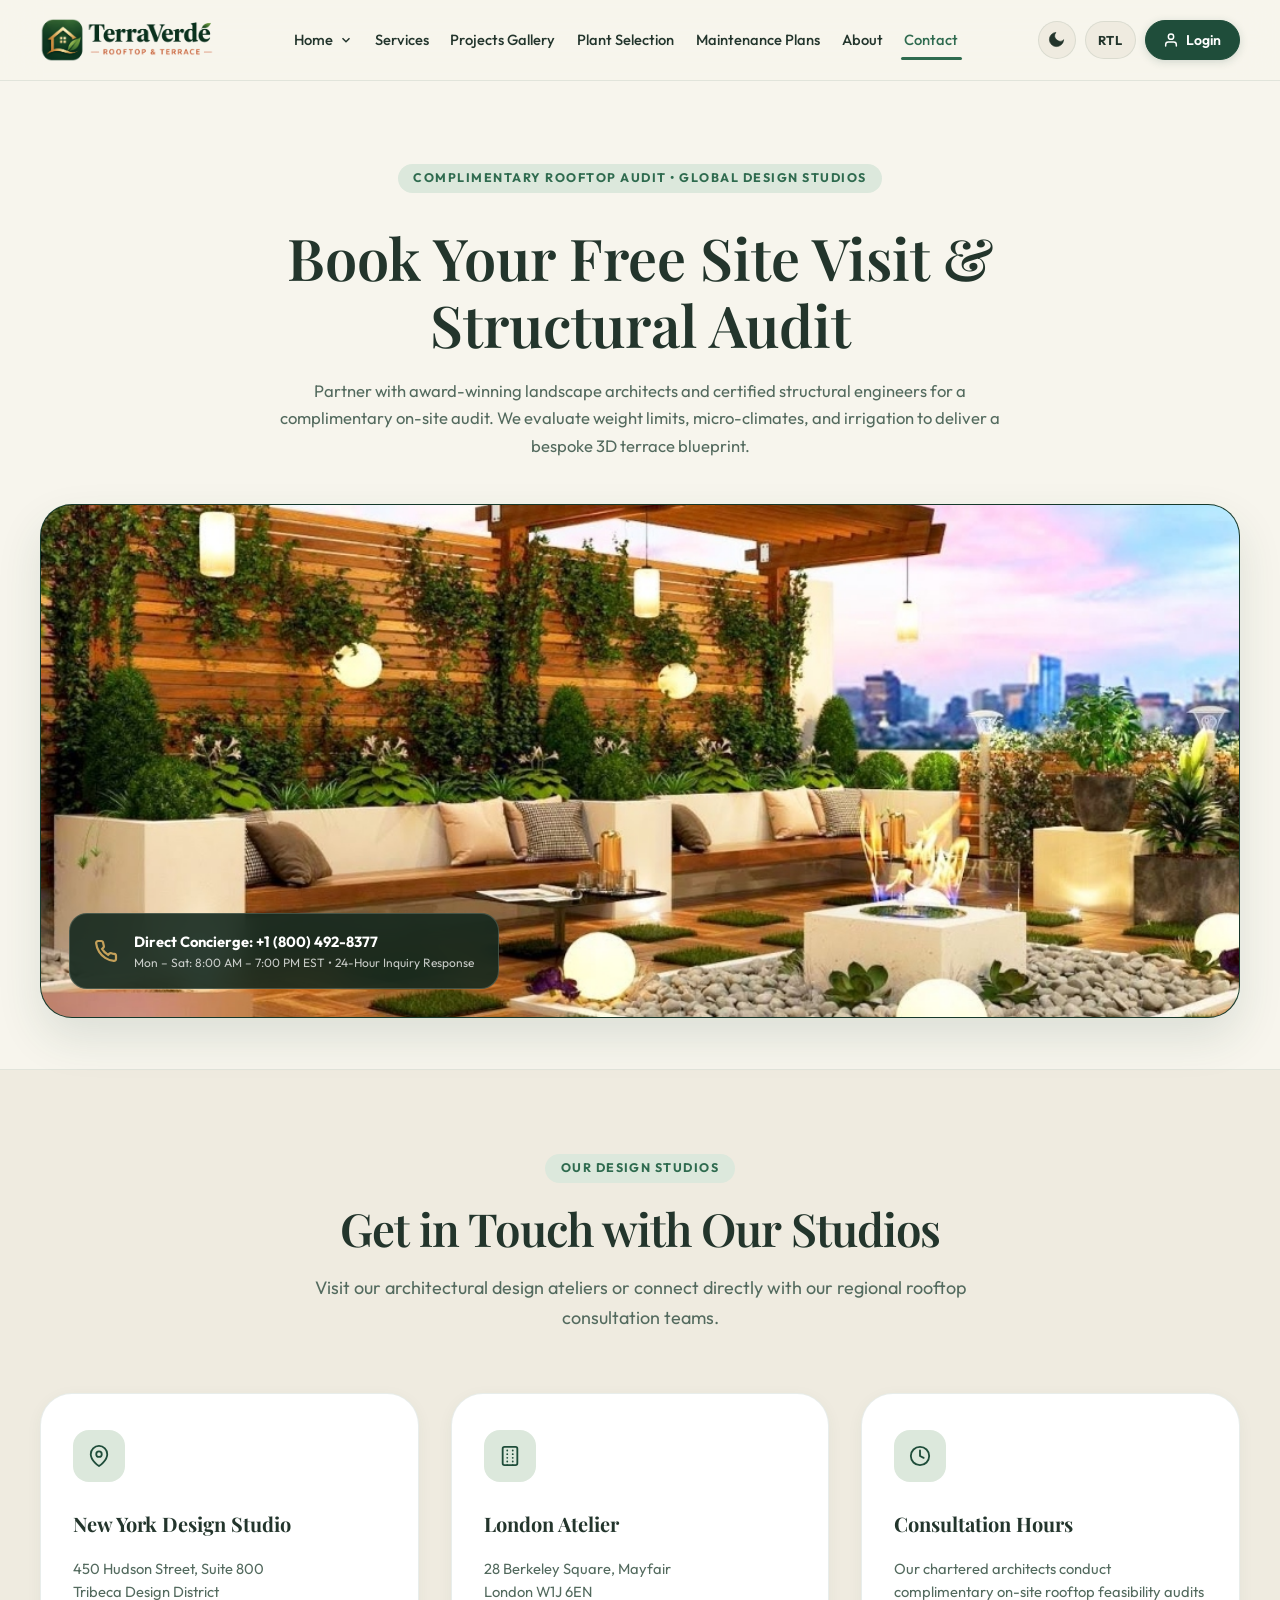
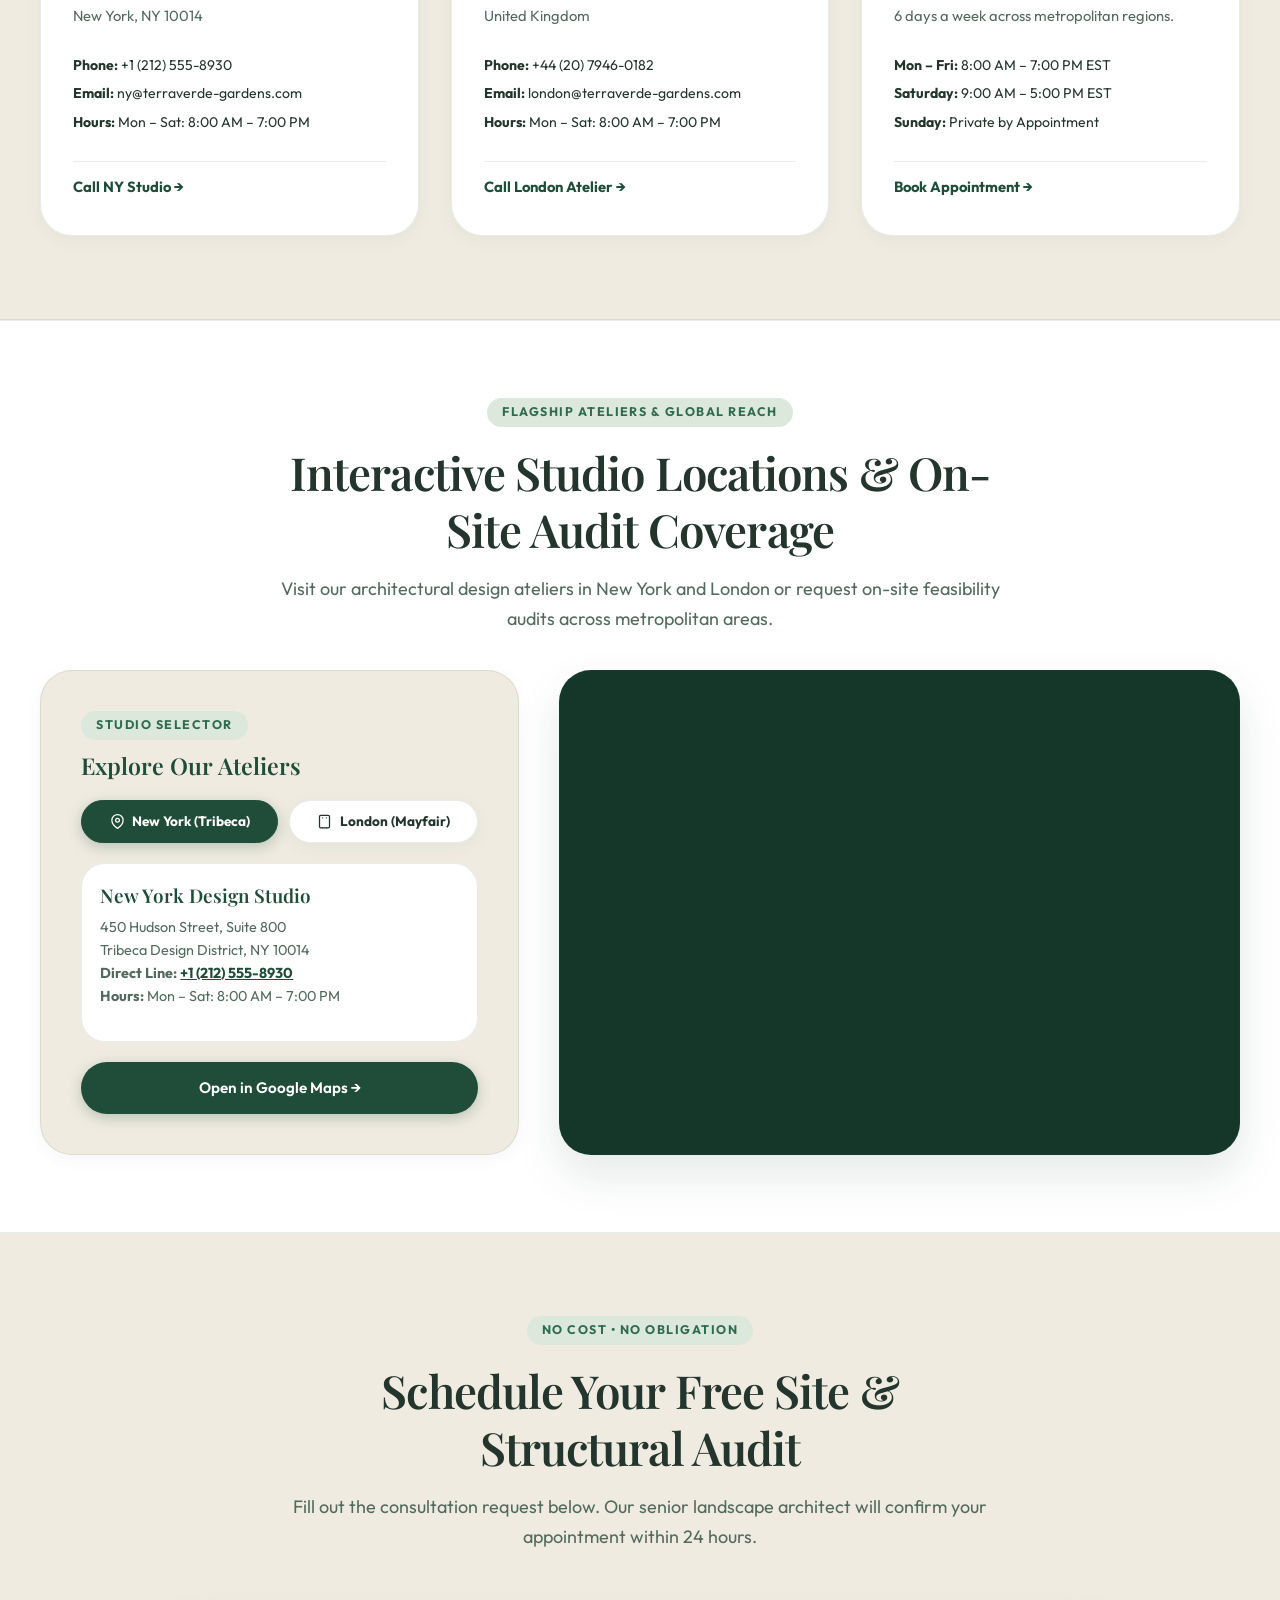
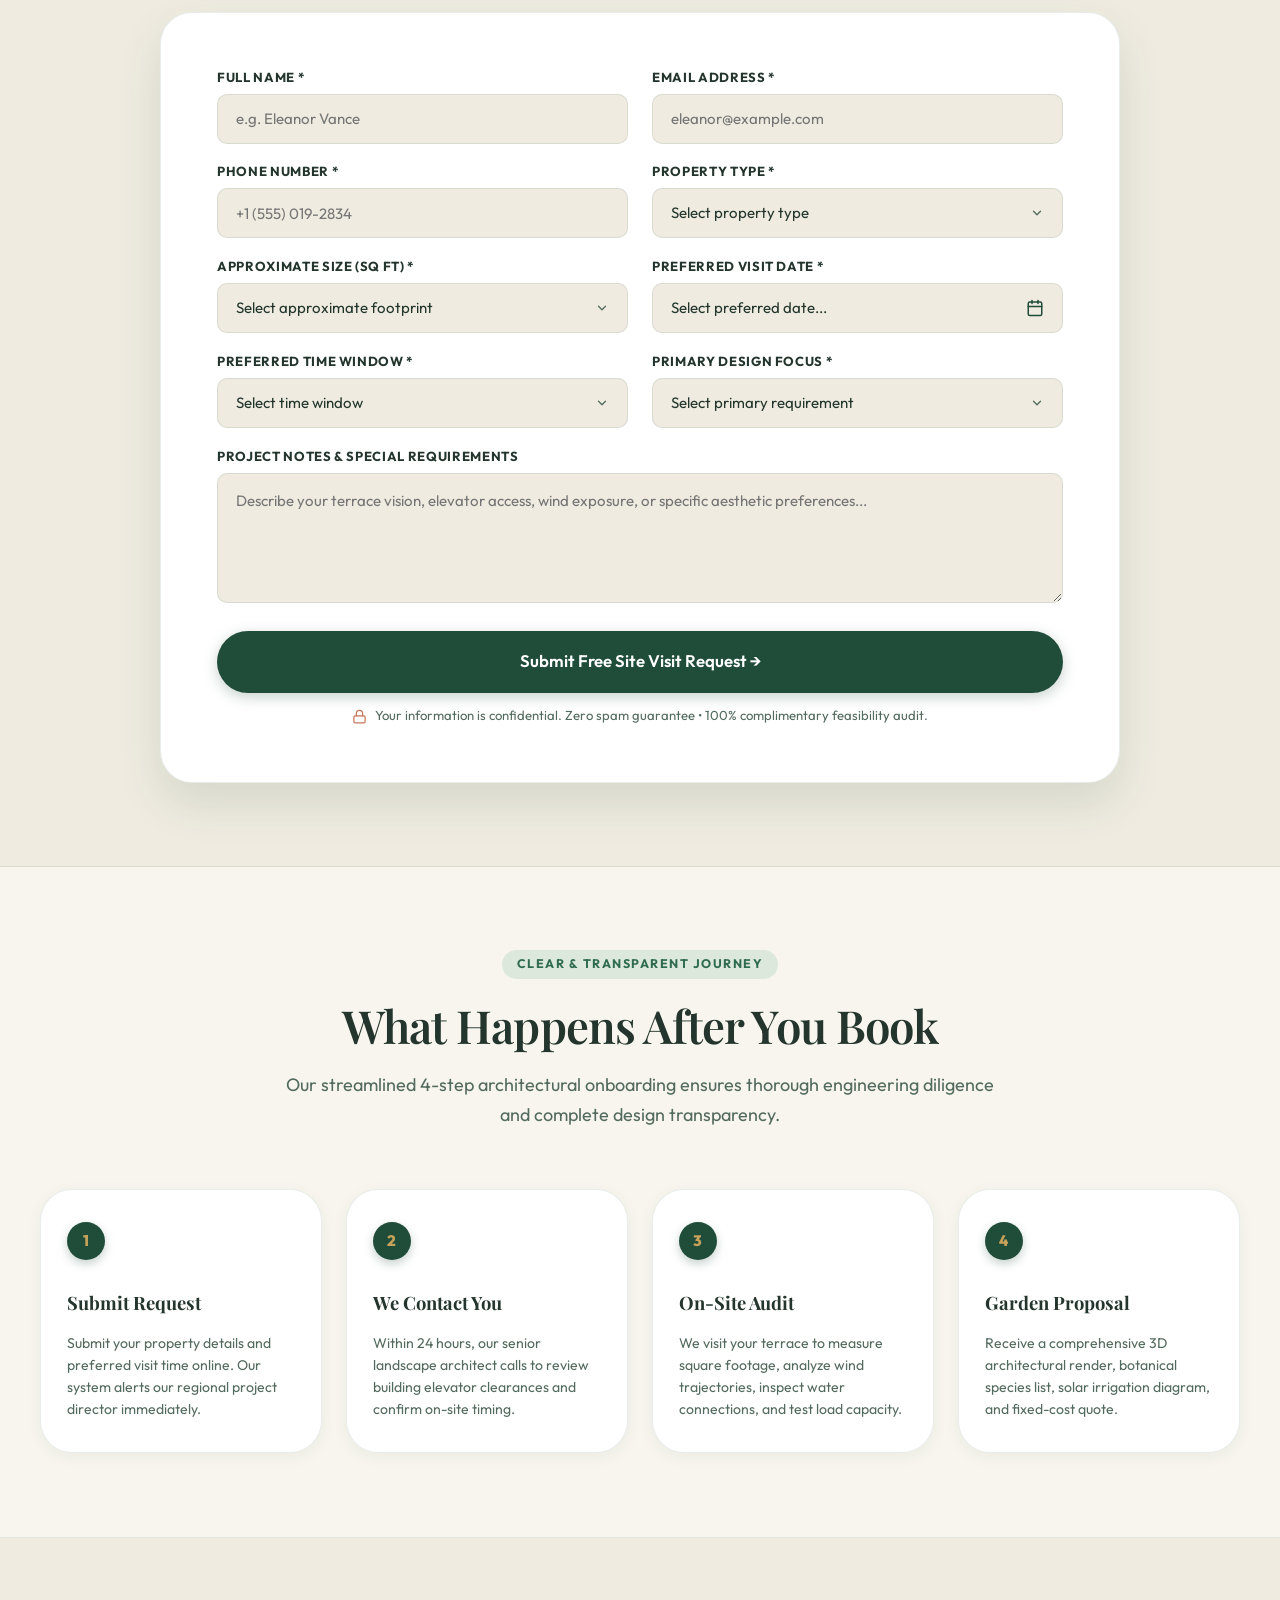
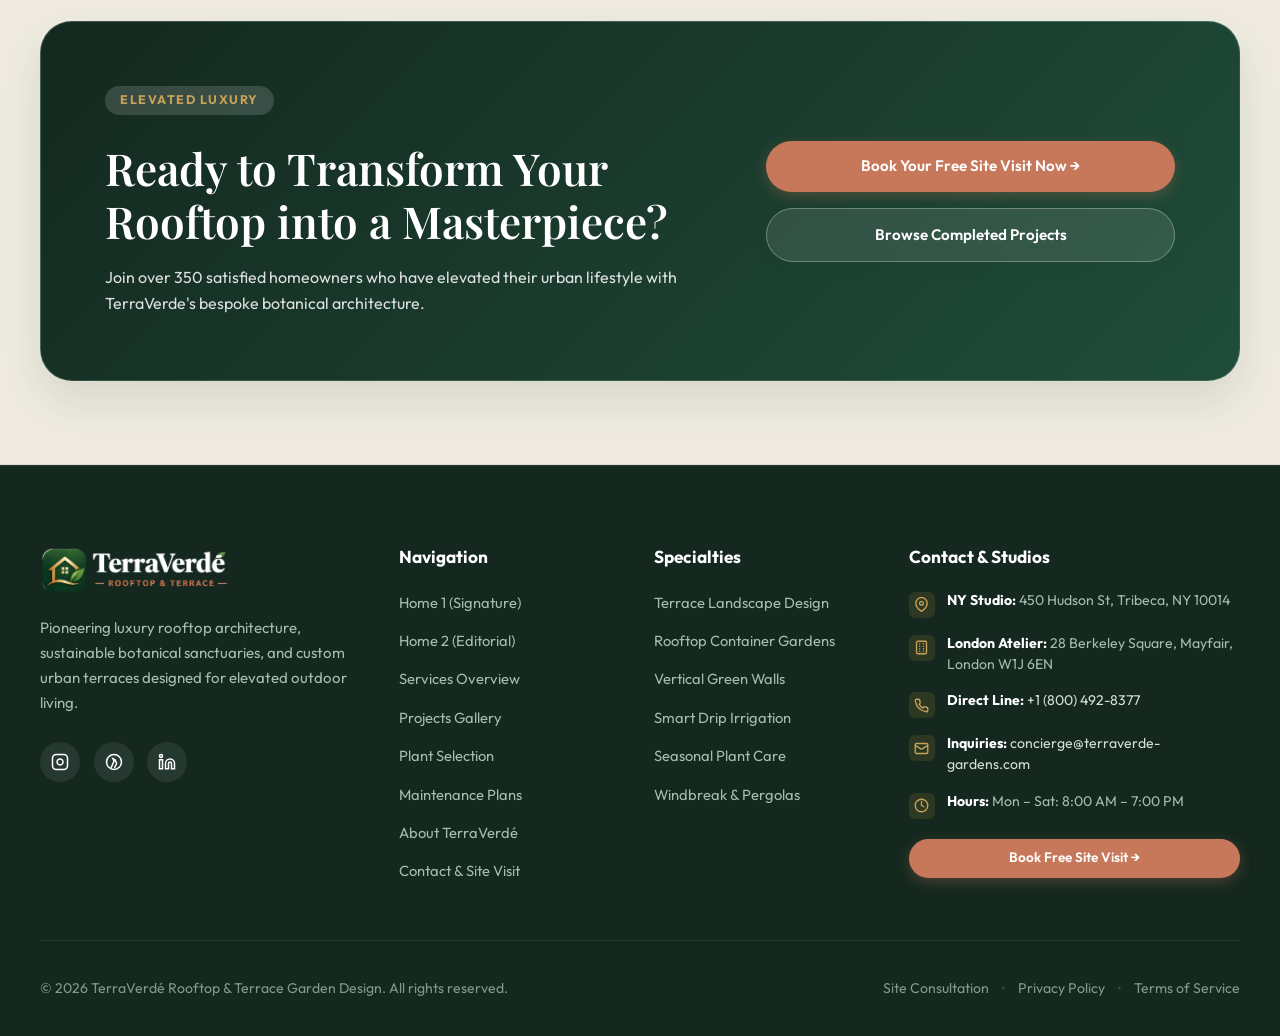
<file: contact.html>
<!DOCTYPE html>
<html lang="en" dir="ltr" data-theme="light">

<head>
  <meta charset="UTF-8">
  <meta name="viewport" content="width=device-width, initial-scale=1.0">
  <title>Contact &amp; Book Free Site Visit — Rooftop Design Studio | TerraVerde</title>
  <meta name="description"
    content="Book a complimentary on-site structural and horticultural rooftop audit with TerraVerde's master landscape architects. Get direct studio contact details and consultation workflow.">

  <link rel="icon" type="image/png" href="assets/images/favicon.png">

  <!-- Google Fonts Preconnect & Stylesheet -->
  <link rel="preconnect" href="https://fonts.googleapis.com">
  <link rel="preconnect" href="https://fonts.gstatic.com" crossorigin>
  <link
    href="https://fonts.googleapis.com/css2?family=Playfair+Display:ital,wght@0,600;0,700;0,800;1,600&family=Plus+Jakarta+Sans:wght@400;500;600;700;800&display=swap"
    rel="stylesheet">

  <!-- Stylesheet -->
  <link rel="stylesheet" href="assets/css/style.css">
  <link rel="stylesheet" href="assets/css/responsive.css">
</head>

<body>

  <!-- ==========================================================================
       LUXURY BOTANICAL PRELOADER
       ========================================================================== -->
  <div class="tv-preloader" id="tvPreloader" role="status" aria-live="polite" aria-label="Loading TerraVerdé...">
    <div class="tv-preloader-backdrop">
      <div class="tv-preloader-orb tv-preloader-orb-1"></div>
      <div class="tv-preloader-orb tv-preloader-orb-2"></div>
      <div class="tv-preloader-orb tv-preloader-orb-3"></div>
    </div>
    
    <div class="tv-preloader-content">
      <div class="tv-preloader-emblem">
        <div class="tv-preloader-ring"></div>
        <div class="tv-preloader-ring-pulse"></div>
        <div class="tv-preloader-icon-wrap">
          <svg class="tv-preloader-leaf-svg" viewBox="0 0 64 64" fill="none" xmlns="http://www.w3.org/2000/svg">
            <defs>
              <linearGradient id="tvLeafGrad8" x1="0%" y1="100%" x2="100%" y2="0%">
                <stop offset="0%" stop-color="#1F4D3A"/>
                <stop offset="50%" stop-color="#2F6B4F"/>
                <stop offset="100%" stop-color="#C5A15A"/>
              </linearGradient>
              <linearGradient id="tvGoldGrad8" x1="0%" y1="0%" x2="100%" y2="100%">
                <stop offset="0%" stop-color="#DFC48A"/>
                <stop offset="100%" stop-color="#C5A15A"/>
              </linearGradient>
            </defs>
            <path class="tv-path-stem" d="M32 58 V22" stroke="url(#tvLeafGrad8)" stroke-width="3" stroke-linecap="round"/>
            <path class="tv-path-leaf-left" d="M32 38 C22 38 16 30 16 20 C24 20 32 26 32 38 Z" fill="url(#tvLeafGrad8)" fill-opacity="0.25" stroke="url(#tvGoldGrad8)" stroke-width="2.2" stroke-linejoin="round"/>
            <path class="tv-path-leaf-right" d="M32 28 C42 28 48 20 48 10 C40 10 32 16 32 28 Z" fill="url(#tvLeafGrad8)" fill-opacity="0.35" stroke="url(#tvGoldGrad8)" stroke-width="2.2" stroke-linejoin="round"/>
            <circle class="tv-path-bud" cx="32" cy="12" r="3.5" fill="url(#tvGoldGrad8)"/>
          </svg>
        </div>
      </div>

      <div class="tv-preloader-brand">
        <h2 class="tv-preloader-title">TERRAVERDÉ</h2>
        <span class="tv-preloader-subtitle">Rooftop &amp; Terrace Architecture</span>
      </div>

      <div class="tv-preloader-progress-wrap">
        <div class="tv-preloader-progress-bar">
          <div class="tv-preloader-progress-fill" id="tvPreloaderFill"></div>
        </div>
        <div class="tv-preloader-meta">
          <span class="tv-preloader-status" id="tvPreloaderStatus">Cultivating Sanctuary...</span>
          <span class="tv-preloader-percent" id="tvPreloaderPercent">0%</span>
        </div>
      </div>
    </div>
  </div>

  <!-- ==========================================================================
       SITE HEADER & NAVIGATION
       ========================================================================== -->
  <header class="site-header" id="siteHeader">
    <div class="container">
      <nav class="navbar">

        <!-- Brand Logo -->
        <a href="index.html" class="brand-logo" id="brandLogo" aria-label="TerraVerdé Home">
          <img src="assets/images/logo-transparent.png" alt="TerraVerdé - Rooftop &amp; Terrace"
            class="brand-logo-img logo-light" width="165" height="48">
          <img src="assets/images/logo-dark.png" alt="TerraVerdé - Rooftop &amp; Terrace"
            class="brand-logo-img logo-dark" width="165" height="48">
        </a>

        <!-- Desktop Navigation Links -->
        <ul class="nav-desktop">
          <li class="nav-item-dropdown">
            <a href="index.html" class="nav-link dropdown-toggle-btn" id="homeDropdownBtn" aria-haspopup="true">
              <span>Home</span>
              <svg width="14" height="14" viewBox="0 0 24 24" fill="none" stroke="currentColor" stroke-width="2.5">
                <polyline points="6 9 12 15 18 9"></polyline>
              </svg>
            </a>
            <div class="dropdown-menu" aria-label="Home Submenu">
              <a href="index.html" class="dropdown-item">Home 1 (Signature)</a>
              <a href="home-2.html" class="dropdown-item">Home 2 (Editorial)</a>
            </div>
          </li>
          <li><a href="services.html" class="nav-link">Services</a></li>
          <li><a href="projects-gallery.html" class="nav-link">Projects Gallery</a></li>
          <li><a href="plant-selection.html" class="nav-link">Plant Selection</a></li>
          <li><a href="maintenance-plans.html" class="nav-link">Maintenance Plans</a></li>
          <li><a href="about.html" class="nav-link">About</a></li>
          <li><a href="contact.html" class="nav-link active">Contact</a></li>
        </ul>

        <!-- Right Side Controls & CTA & Login -->
        <div class="nav-controls">
          <button type="button" class="control-btn theme-toggle-btn" aria-label="Toggle dark/light theme"
            id="themeToggleBtn">
            <svg width="18" height="18" viewBox="0 0 24 24" fill="none" stroke="currentColor" stroke-width="2">
              <path d="M21 12.79A9 9 0 1 1 11.21 3 7 7 0 0 0 21 12.79z" />
            </svg>
          </button>

          <button type="button" class="control-btn rtl-toggle-btn" aria-label="Toggle text direction" id="rtlToggleBtn">
            RTL
          </button>

          <!-- Login Button in Navbar -->
          <a href="login.html" class="btn-login" id="navLoginBtn">
            <svg width="16" height="16" viewBox="0 0 24 24" fill="none" stroke="currentColor" stroke-width="2.2"
              stroke-linecap="round" stroke-linejoin="round">
              <path d="M20 21v-2a4 4 0 0 0-4-4H8a4 4 0 0 0-4 4v2"></path>
              <circle cx="12" cy="7" r="4"></circle>
            </svg>
            <span>Login</span>
          </a>

          <!-- Hamburger Button (Tablet & Mobile) -->
          <button type="button" class="hamburger-btn" aria-label="Open mobile menu" id="hamburgerBtn">
            <svg width="22" height="22" viewBox="0 0 24 24" fill="none" stroke="currentColor" stroke-width="2.2"
              stroke-linecap="round" stroke-linejoin="round">
              <line x1="3" y1="12" x2="21" y2="12"></line>
              <line x1="3" y1="6" x2="21" y2="6"></line>
              <line x1="3" y1="18" x2="21" y2="18"></line>
            </svg>
          </button>
        </div>

      </nav>
    </div>
  </header>

  <!-- Mobile Navigation Drawer Overlay -->
  <div class="mobile-nav-overlay" id="mobileNavOverlay">
    <div class="mobile-nav-drawer" id="mobileNavDrawer">

      <div class="mobile-drawer-header">
        <a href="index.html" class="brand-logo" aria-label="TerraVerdé Home">
          <img src="assets/images/logo-transparent.png" alt="TerraVerdé - Rooftop &amp; Terrace"
            class="brand-logo-img logo-light" width="145" height="42">
          <img src="assets/images/logo-dark.png" alt="TerraVerdé - Rooftop &amp; Terrace"
            class="brand-logo-img logo-dark" width="145" height="42">
        </a>
        <button type="button" class="btn-icon close-drawer-btn" aria-label="Close mobile menu" id="closeDrawerBtn">
          <svg width="18" height="18" viewBox="0 0 24 24" fill="none" stroke="currentColor" stroke-width="2.5"
            stroke-linecap="round" stroke-linejoin="round">
            <line x1="18" y1="6" x2="6" y2="18"></line>
            <line x1="6" y1="6" x2="18" y2="18"></line>
          </svg>
        </button>
      </div>

      <nav class="mobile-nav-links">
        <div class="mobile-dropdown-item">
          <a href="#" class="mobile-nav-link mobile-dropdown-toggle">
            <span>Home Variations</span>
            <svg class="dropdown-chevron" width="16" height="16" viewBox="0 0 24 24" fill="none" stroke="currentColor"
              stroke-width="2">
              <polyline points="6 9 12 15 18 9"></polyline>
            </svg>
          </a>
          <div class="mobile-sub-menu">
            <a href="index.html" class="mobile-sub-link">Home 1 (Signature)</a>
            <a href="home-2.html" class="mobile-sub-link">Home 2 (Editorial)</a>
          </div>
        </div>
        <a href="services.html" class="mobile-nav-link">Services</a>
        <a href="projects-gallery.html" class="mobile-nav-link">Projects Gallery</a>
        <a href="plant-selection.html" class="mobile-nav-link">Plant Selection</a>
        <a href="maintenance-plans.html" class="mobile-nav-link">Maintenance Plans</a>
        <a href="about.html" class="mobile-nav-link">About</a>
        <a href="contact.html" class="mobile-nav-link active">Contact</a>
      </nav>

      <div class="mobile-drawer-footer">
        <div class="mobile-controls-row">
          <button type="button" class="btn btn-secondary btn-sm theme-toggle-btn" style="flex: 1;">Toggle Theme</button>
          <button type="button" class="btn btn-secondary btn-sm rtl-toggle-btn" style="flex: 1;">RTL</button>
        </div>
        <a href="login.html" class="btn btn-primary mobile-login-btn" style="width: 100%;">
          <svg width="16" height="16" viewBox="0 0 24 24" fill="none" stroke="currentColor" stroke-width="2">
            <path d="M20 21v-2a4 4 0 0 0-4-4H8a4 4 0 0 0-4 4v2"></path>
            <circle cx="12" cy="7" r="4"></circle>
          </svg>
          <span>Client Portal Login</span>
        </a>
      </div>

    </div>
  </div>

  <main>
    <!-- ==========================================================================
         SECTION 1: CONTACT HERO
         ========================================================================== -->
    <section class="contact-hero-section" id="contactHeroSection">
      <div class="container">

        <div class="maint-hero-header">
          <span class="eyebrow">COMPLIMENTARY ROOFTOP AUDIT &bull; GLOBAL DESIGN STUDIOS</span>
          <h1 class="maint-hero-title serif">Book Your Free Site Visit &amp; Structural Audit</h1>
          <p class="maint-hero-lead">
            Partner with award-winning landscape architects and certified structural engineers for a complimentary
            on-site audit. We evaluate weight limits, micro-climates, and irrigation to deliver a bespoke 3D terrace
            blueprint.
          </p>
        </div>

        <div class="srv-hero-media-banner">
          <img src="assets/images/contact/contact-hero.jpg"
            alt="TerraVerde Landscape Studio Reception & Rooftop Consultations" loading="eager">
          <div class="srv-hero-floating-badge">
            <svg width="24" height="24" viewBox="0 0 24 24" fill="none" stroke="var(--warm-gold)" stroke-width="2.2">
              <path
                d="M22 16.92v3a2 2 0 0 1-2.18 2 19.79 19.79 0 0 1-8.63-3.07 19.5 19.5 0 0 1-6-6 19.79 19.79 0 0 1-3.07-8.67A2 2 0 0 1 4.11 2h3a2 2 0 0 1 2 1.72 12.84 12.84 0 0 0 .7 2.81 2 2 0 0 1-.45 2.11L8.09 9.91a16 16 0 0 0 6 6l1.27-1.27a2 2 0 0 1 2.11-.45 12.84 12.84 0 0 0 2.81.7A2 2 0 0 1 22 16.92z">
              </path>
            </svg>
            <div>
              <div style="font-weight: 700; font-size: 0.92rem; color: #FFFFFF;">Direct Concierge: +1 (800) 492-8377
              </div>
              <div style="font-size: 0.75rem; color: rgba(255,255,255,0.75);">Mon &ndash; Sat: 8:00 AM &ndash; 7:00 PM
                EST &bull; 24-Hour Inquiry Response</div>
            </div>
          </div>
        </div>

      </div>
    </section>

    <!-- ==========================================================================
         SECTION 2: CONTACT INFORMATION
         ========================================================================== -->
    <section class="gal-section" id="contactInfoSection">
      <div class="container">

        <div class="section-header">
          <span class="eyebrow">OUR DESIGN STUDIOS</span>
          <h2 class="section-title serif">Get in Touch with Our Studios</h2>
          <p class="section-subtitle">
            Visit our architectural design ateliers or connect directly with our regional rooftop consultation teams.
          </p>
        </div>

        <div class="contact-info-grid">

          <!-- Studio Card 1: New York Flagship -->
          <div class="contact-info-card">
            <div class="contact-info-icon"><svg width="22" height="22" viewBox="0 0 24 24" fill="none"
                stroke="currentColor" stroke-width="2" stroke-linecap="round" stroke-linejoin="round">
                <path d="M21 10c0 7-9 13-9 13s-9-6-9-13a9 9 0 0 1 18 0z"></path>
                <circle cx="12" cy="10" r="3"></circle>
              </svg></div>
            <h3 class="contact-info-title serif">New York Design Studio</h3>
            <p class="contact-info-text">
              450 Hudson Street, Suite 800<br>
              Tribeca Design District<br>
              New York, NY 10014
            </p>
            <div class="contact-info-details">
              <div><strong>Phone:</strong> +1 (212) 555-8930</div>
              <div><strong>Email:</strong> ny@terraverde-gardens.com</div>
              <div><strong>Hours:</strong> Mon &ndash; Sat: 8:00 AM &ndash; 7:00 PM</div>
            </div>
            <a href="tel:+12125558930" class="contact-info-link">
              <span>Call NY Studio &rarr;</span>
            </a>
          </div>

          <!-- Studio Card 2: London Atelier -->
          <div class="contact-info-card">
            <div class="contact-info-icon"><svg width="22" height="22" viewBox="0 0 24 24" fill="none"
                stroke="currentColor" stroke-width="2" stroke-linecap="round" stroke-linejoin="round">
                <rect x="4" y="2" width="16" height="20" rx="2" ry="2"></rect>
                <line x1="9" y1="22" x2="9" y2="22.01"></line>
                <line x1="15" y1="22" x2="15" y2="22.01"></line>
                <line x1="9" y1="6" x2="9" y2="6.01"></line>
                <line x1="15" y1="6" x2="15" y2="6.01"></line>
                <line x1="9" y1="10" x2="9" y2="10.01"></line>
                <line x1="15" y1="10" x2="15" y2="10.01"></line>
                <line x1="9" y1="14" x2="9" y2="14.01"></line>
                <line x1="15" y1="14" x2="15" y2="14.01"></line>
                <line x1="9" y1="18" x2="9" y2="18.01"></line>
                <line x1="15" y1="18" x2="15" y2="18.01"></line>
              </svg></div>
            <h3 class="contact-info-title serif">London Atelier</h3>
            <p class="contact-info-text">
              28 Berkeley Square, Mayfair<br>
              London W1J 6EN<br>
              United Kingdom
            </p>
            <div class="contact-info-details">
              <div><strong>Phone:</strong> +44 (20) 7946-0182</div>
              <div><strong>Email:</strong> london@terraverde-gardens.com</div>
              <div><strong>Hours:</strong> Mon &ndash; Sat: 8:00 AM &ndash; 7:00 PM</div>
            </div>
            <a href="tel:+442079460182" class="contact-info-link">
              <span>Call London Atelier &rarr;</span>
            </a>
          </div>

          <!-- Studio Card 3: Consultation Hours & Client Care -->
          <div class="contact-info-card">
            <div class="contact-info-icon"><svg width="22" height="22" viewBox="0 0 24 24" fill="none"
                stroke="currentColor" stroke-width="2" stroke-linecap="round" stroke-linejoin="round">
                <circle cx="12" cy="12" r="10"></circle>
                <polyline points="12 6 12 12 16 14"></polyline>
              </svg></div>
            <h3 class="contact-info-title serif">Consultation Hours</h3>
            <p class="contact-info-text">
              Our chartered architects conduct complimentary on-site rooftop feasibility audits 6 days a week across
              metropolitan regions.
            </p>
            <div class="contact-info-details">
              <div><strong>Mon &ndash; Fri:</strong> 8:00 AM &ndash; 7:00 PM EST</div>
              <div><strong>Saturday:</strong> 9:00 AM &ndash; 5:00 PM EST</div>
              <div><strong>Sunday:</strong> Private by Appointment</div>
            </div>
            <a href="#contactBookingSection" class="contact-info-link">
              <span>Book Appointment &rarr;</span>
            </a>
          </div>

        </div>

      </div>
    </section>

    <!-- ==========================================================================
         SECTION 2.5: INTERACTIVE ORIGINAL STUDIO LOCATION MAP (ZERO OVERLAP)
         ========================================================================== -->
    <section class="contact-map-section" id="contactMapSection">
      <div class="container">

        <div class="section-header" style="margin-bottom: 2.25rem;">
          <span class="eyebrow">FLAGSHIP ATELIERS &amp; GLOBAL REACH</span>
          <h2 class="section-title serif">Interactive Studio Locations &amp; On-Site Audit Coverage</h2>
          <p class="section-subtitle">
            Visit our architectural design ateliers in New York and London or request on-site feasibility audits across
            metropolitan areas.
          </p>
        </div>

        <div class="contact-map-layout">

          <!-- Left Studio Details Panel -->
          <div class="contact-map-panel">
            <div>
              <span class="eyebrow" style="margin-bottom: 0.5rem; display: inline-block;">STUDIO SELECTOR</span>
              <h3 class="serif contact-map-heading">Explore Our Ateliers</h3>

              <div class="contact-map-controls">
                <button type="button" class="map-tab-btn active" id="btnMapNY" onclick="switchStudioMap('ny')">
                  <svg width="15" height="15" viewBox="0 0 24 24" fill="none" stroke="currentColor" stroke-width="2"
                    stroke-linecap="round" stroke-linejoin="round">
                    <path d="M21 10c0 7-9 13-9 13s-9-6-9-13a9 9 0 0 1 18 0z"></path>
                    <circle cx="12" cy="10" r="3"></circle>
                  </svg> <span>New York (Tribeca)</span>
                </button>
                <button type="button" class="map-tab-btn" id="btnMapLondon" onclick="switchStudioMap('london')">
                  <svg width="15" height="15" viewBox="0 0 24 24" fill="none" stroke="currentColor" stroke-width="2"
                    stroke-linecap="round" stroke-linejoin="round">
                    <rect x="4" y="2" width="16" height="20" rx="2" ry="2"></rect>
                    <line x1="9" y1="22" x2="9" y2="22.01"></line>
                    <line x1="15" y1="22" x2="15" y2="22.01"></line>
                    <line x1="9" y1="6" x2="9" y2="6.01"></line>
                    <line x1="15" y1="6" x2="15" y2="6.01"></line>
                  </svg> <span>London (Mayfair)</span>
                </button>
              </div>

              <div class="contact-map-info-box" id="mapInfoBox">
                <h4 class="serif contact-map-studio-title" id="mapStudioTitle">New York Design Studio</h4>
                <p id="mapStudioAddr"
                  style="color: var(--text-muted); font-size: 0.9rem; line-height: 1.6; margin: 0 0 0.85rem;">
                  450 Hudson Street, Suite 800<br>
                  Tribeca Design District, NY 10014<br>
                  <strong>Direct Line:</strong> <a href="tel:+12125558930" class="contact-map-direct-link">+1 (212)
                    555-8930</a><br>
                  <strong>Hours:</strong> Mon &ndash; Sat: 8:00 AM &ndash; 7:00 PM
                </p>
              </div>
            </div>

            <div>
              <a href="https://maps.google.com/?q=450+Hudson+Street+New+York+NY+10014" target="_blank"
                rel="noopener noreferrer" class="btn btn-primary" id="mapDirBtn"
                style="width: 100%; justify-content: center;">
                <span>Open in Google Maps &rarr;</span>
              </a>
            </div>
          </div>

          <!-- Right Clean Google Maps Iframe Frame -->
          <div class="contact-map-wrapper">
            <iframe id="googleMapIframe" class="contact-map-iframe"
              src="https://www.google.com/maps/embed?pb=!1m18!1m12!1m3!1d3023.633519183921!2d-74.00940562346743!3d40.72608403675005!2m3!1f0!2f0!3f0!3m2!1i1024!2i768!4f13.1!3m3!1m2!1s0x89c2598c19985b9b%3A0x6a19fef2011b9195!2s450%20Hudson%20St%2C%20New%20York%2C%20NY%2010014!5e0!3m2!1sen!2sus!4v1700000000000!5m2!1sen!2sus"
              allowfullscreen="" loading="lazy" referrerpolicy="no-referrer-when-downgrade"
              title="TerraVerdé Studio Location Google Map">
            </iframe>
          </div>

        </div>

      </div>
    </section>

    <!-- ==========================================================================
         SECTION 3: FREE SITE VISIT BOOKING FORM
         ========================================================================== -->
    <section class="gal-section" id="contactBookingSection" style="background: var(--bg-surface-alt);">
      <div class="container">

        <div class="section-header">
          <span class="eyebrow">NO COST &bull; NO OBLIGATION</span>
          <h2 class="section-title serif">Schedule Your Free Site &amp; Structural Audit</h2>
          <p class="section-subtitle">
            Fill out the consultation request below. Our senior landscape architect will confirm your appointment within
            24 hours.
          </p>
        </div>

        <!-- High-Precision Responsive Form Card -->
        <div class="contact-form-card">
          <form id="freeSiteVisitForm"
            onsubmit="event.preventDefault(); alert('Free Site Visit Request Confirmed! Our senior landscape architect will review your property specifications and call you within 24 hours.'); this.reset();">

            <div class="contact-form-grid">

              <!-- 1. Full Name -->
              <div class="contact-form-group">
                <label class="contact-label" for="clientName">Full Name *</label>
                <input type="text" id="clientName" class="contact-input" placeholder="e.g. Eleanor Vance" required>
              </div>

              <!-- 2. Email Address -->
              <div class="contact-form-group">
                <label class="contact-label" for="clientEmail">Email Address *</label>
                <input type="email" id="clientEmail" class="contact-input" placeholder="eleanor@example.com" required>
              </div>

              <!-- 3. Phone Number -->
              <div class="contact-form-group">
                <label class="contact-label" for="clientPhone">Phone Number *</label>
                <input type="tel" id="clientPhone" class="contact-input" placeholder="+1 (555) 019-2834" required>
              </div>

              <!-- 4. Property Type -->
              <div class="contact-form-group">
                <label class="contact-label" for="propertyType">Property Type *</label>
                <select id="propertyType" class="contact-select" required>
                  <option value="" disabled selected>Select property type</option>
                  <option value="penthouse">High-Rise Penthouse Rooftop</option>
                  <option value="residential-terrace">Residential Apartment Terrace</option>
                  <option value="balcony">Private Balcony</option>
                  <option value="commercial">Commercial / Hospitality Terrace</option>
                  <option value="brownstone">Brownstone Rooftop Deck</option>
                </select>
              </div>

              <!-- 5. Rooftop/Terrace Size -->
              <div class="contact-form-group">
                <label class="contact-label" for="terraceSize">Approximate Size (Sq Ft) *</label>
                <select id="terraceSize" class="contact-select" required>
                  <option value="" disabled selected>Select approximate footprint</option>
                  <option value="under-500">Under 500 sq ft (Compact Balcony / Terrace)</option>
                  <option value="500-1500">500 &ndash; 1,500 sq ft (Medium Terrace)</option>
                  <option value="1500-3000">1,500 &ndash; 3,000 sq ft (Spacious Penthouse)</option>
                  <option value="3000-plus">Over 3,000 sq ft (Estate / Commercial)</option>
                </select>
              </div>

              <!-- 6. Preferred Visit Date -->
              <div class="contact-form-group">
                <label class="contact-label" for="preferredDate">Preferred Visit Date *</label>
                <input type="date" id="preferredDate" class="contact-input" required>
              </div>

              <!-- 7. Preferred Time -->
              <div class="contact-form-group">
                <label class="contact-label" for="preferredTime">Preferred Time Window *</label>
                <select id="preferredTime" class="contact-select" required>
                  <option value="" disabled selected>Select time window</option>
                  <option value="morning">Morning (9:00 AM &ndash; 12:00 PM)</option>
                  <option value="afternoon">Afternoon (12:00 PM &ndash; 4:00 PM)</option>
                  <option value="evening">Late Afternoon / Sunset (4:00 PM &ndash; 7:00 PM)</option>
                </select>
              </div>

              <!-- 8. Garden Requirements -->
              <div class="contact-form-group">
                <label class="contact-label" for="gardenRequirements">Primary Design Focus *</label>
                <select id="gardenRequirements" class="contact-select" required>
                  <option value="" disabled selected>Select primary requirement</option>
                  <option value="complete-luxury">Complete Luxury Terrace Transformation</option>
                  <option value="container-plants">Planter Curation &amp; Plant Selection</option>
                  <option value="living-wall">Hydroponic Living Green Wall</option>
                  <option value="irrigation-pergola">Smart Irrigation &amp; Bioclimatic Pergola</option>
                  <option value="maintenance">Maintenance Plan Enrollment</option>
                </select>
              </div>

              <!-- 9. Message / Project Notes -->
              <div class="contact-form-group full-col">
                <label class="contact-label" for="clientMessage">Project Notes &amp; Special Requirements</label>
                <textarea id="clientMessage" class="contact-textarea"
                  placeholder="Describe your terrace vision, elevator access, wind exposure, or specific aesthetic preferences..."></textarea>
              </div>

              <!-- 10. Submit Button -->
              <div class="full-col" style="margin-top: 0.5rem;">
                <button type="submit" class="btn btn-primary"
                  style="width: 100%; justify-content: center; padding: 1.1rem 2rem; font-size: 1.05rem;">
                  <span>Submit Free Site Visit Request &rarr;</span>
                </button>
                <p class="form-security-note">
                  <svg width="15" height="15" viewBox="0 0 24 24" fill="none" stroke="currentColor" stroke-width="2"
                    stroke-linecap="round" stroke-linejoin="round" aria-hidden="true">
                    <rect x="3" y="11" width="18" height="11" rx="2" ry="2"></rect>
                    <path d="M7 11V7a5 5 0 0 1 10 0v4"></path>
                  </svg>
                  <span>Your information is confidential. Zero spam guarantee &bull; 100% complimentary feasibility
                    audit.</span>
                </p>
              </div>

            </div>

          </form>
        </div>

      </div>
    </section>

    <!-- ==========================================================================
         SECTION 4: WHAT HAPPENS AFTER YOU BOOK
         ========================================================================== -->
    <section class="gal-section" id="contactWorkflowSection">
      <div class="container">

        <div class="section-header">
          <span class="eyebrow">CLEAR &amp; TRANSPARENT JOURNEY</span>
          <h2 class="section-title serif">What Happens After You Book</h2>
          <p class="section-subtitle">
            Our streamlined 4-step architectural onboarding ensures thorough engineering diligence and complete design
            transparency.
          </p>
        </div>

        <div class="contact-workflow-grid">

          <!-- Step 1 -->
          <div class="workflow-card">
            <div class="workflow-step-num">1</div>
            <h3 class="workflow-title serif">Submit Request</h3>
            <p class="workflow-desc">
              Submit your property details and preferred visit time online. Our system alerts our regional project
              director immediately.
            </p>
          </div>

          <!-- Step 2 -->
          <div class="workflow-card">
            <div class="workflow-step-num">2</div>
            <h3 class="workflow-title serif">We Contact You</h3>
            <p class="workflow-desc">
              Within 24 hours, our senior landscape architect calls to review building elevator clearances and confirm
              on-site timing.
            </p>
          </div>

          <!-- Step 3 -->
          <div class="workflow-card">
            <div class="workflow-step-num">3</div>
            <h3 class="workflow-title serif">On-Site Audit</h3>
            <p class="workflow-desc">
              We visit your terrace to measure square footage, analyze wind trajectories, inspect water connections, and
              test load capacity.
            </p>
          </div>

          <!-- Step 4 -->
          <div class="workflow-card">
            <div class="workflow-step-num">4</div>
            <h3 class="workflow-title serif">Garden Proposal</h3>
            <p class="workflow-desc">
              Receive a comprehensive 3D architectural render, botanical species list, solar irrigation diagram, and
              fixed-cost quote.
            </p>
          </div>

        </div>

      </div>
    </section>

    <!-- ==========================================================================
         SECTION 5: READY TO CREATE YOUR GARDEN CTA
         ========================================================================== -->
    <section class="gal-section" id="contactFinalCtaSection" style="background: var(--bg-surface-alt);">
      <div class="container">

        <div class="contact-final-banner">
          <div>
            <span class="eyebrow" style="background: rgba(255,255,255,0.15); color: var(--warm-gold);">ELEVATED
              LUXURY</span>
            <h2 class="serif"
              style="color: #FFFFFF; font-size: clamp(2rem, 3.5vw, 2.75rem); margin: 0.6rem 0 1rem; line-height: 1.2;">
              Ready to Transform Your Rooftop into a Masterpiece?
            </h2>
            <p style="color: rgba(255,255,255,0.85); font-size: 1rem; line-height: 1.65; margin: 0;">
              Join over 350 satisfied homeowners who have elevated their urban lifestyle with TerraVerde's bespoke
              botanical architecture.
            </p>
          </div>

          <div style="display: flex; flex-direction: column; gap: 1rem; align-items: flex-start;">
            <a href="#contactBookingSection" class="btn btn-accent" style="width: 100%; justify-content: center;">
              <span>Book Your Free Site Visit Now &rarr;</span>
            </a>
            <a href="projects-gallery.html" class="btn btn-secondary"
              style="width: 100%; justify-content: center; background: rgba(255,255,255,0.1); color: #FFFFFF; border-color: rgba(255,255,255,0.3);">
              <span>Browse Completed Projects</span>
            </a>
          </div>
        </div>

      </div>
    </section>
  </main>

  <!-- ==========================================================================
       SITE FOOTER
       ========================================================================== -->
  <footer class="site-footer" id="siteFooter">
    <div class="container">

      <div class="footer-grid">

        <!-- Column 1: Brand Info & Socials -->
        <div class="footer-brand">
          <a href="index.html" class="brand-logo" aria-label="TerraVerdé Home">
            <img src="assets/images/logo-transparent.png" alt="TerraVerdé - Rooftop &amp; Terrace"
              class="brand-logo-img logo-light" width="165" height="48">
            <img src="assets/images/logo-dark.png" alt="TerraVerdé - Rooftop &amp; Terrace"
              class="brand-logo-img logo-dark" width="165" height="48">
          </a>
          <p class="footer-desc">
            Pioneering luxury rooftop architecture, sustainable botanical sanctuaries, and custom urban terraces
            designed for elevated outdoor living.
          </p>
          <div class="footer-socials">
            <a href="#" class="social-icon-btn" aria-label="Instagram">
              <svg width="18" height="18" viewBox="0 0 24 24" fill="none" stroke="currentColor" stroke-width="2">
                <rect x="2" y="2" width="20" height="20" rx="5" ry="5"></rect>
                <path d="M16 11.37A4 4 0 1 1 12.63 8 4 4 0 0 1 16 11.37z"></path>
                <line x1="17.5" y1="6.5" x2="17.51" y2="6.5"></line>
              </svg>
            </a>
            <a href="#" class="social-icon-btn" aria-label="Pinterest">
              <svg width="18" height="18" viewBox="0 0 24 24" fill="none" stroke="currentColor" stroke-width="2">
                <circle cx="12" cy="12" r="10"></circle>
                <path d="M8 20l4-9-1.5-3.5 3 1.5 2 5-3 6"></path>
              </svg>
            </a>
            <a href="#" class="social-icon-btn" aria-label="LinkedIn">
              <svg width="18" height="18" viewBox="0 0 24 24" fill="none" stroke="currentColor" stroke-width="2">
                <path d="M16 8a6 6 0 0 1 6 6v7h-4v-7a2 2 0 0 0-2-2 2 2 0 0 0-2 2v7h-4v-7a6 6 0 0 1 6-6z"></path>
                <rect x="2" y="9" width="4" height="12"></rect>
                <circle cx="4" cy="4" r="2"></circle>
              </svg>
            </a>
          </div>
        </div>

        <!-- Column 2: Navigation -->
        <div>
          <h4 class="footer-heading">Navigation</h4>
          <ul class="footer-links">
            <li><a href="index.html" class="footer-link">Home 1 (Signature)</a></li>
            <li><a href="home-2.html" class="footer-link">Home 2 (Editorial)</a></li>
            <li><a href="services.html" class="footer-link">Services Overview</a></li>
            <li><a href="projects-gallery.html" class="footer-link">Projects Gallery</a></li>
            <li><a href="plant-selection.html" class="footer-link">Plant Selection</a></li>
            <li><a href="maintenance-plans.html" class="footer-link">Maintenance Plans</a></li>
            <li><a href="about.html" class="footer-link">About TerraVerdé</a></li>
            <li><a href="contact.html" class="footer-link">Contact &amp; Site Visit</a></li>
          </ul>
        </div>

        <!-- Column 3: Specialties -->
        <div>
          <h4 class="footer-heading">Specialties</h4>
          <ul class="footer-links">
            <li><a href="services.html" class="footer-link">Terrace Landscape Design</a></li>
            <li><a href="services.html" class="footer-link">Rooftop Container Gardens</a></li>
            <li><a href="services.html" class="footer-link">Vertical Green Walls</a></li>
            <li><a href="services.html" class="footer-link">Smart Drip Irrigation</a></li>
            <li><a href="maintenance-plans.html" class="footer-link">Seasonal Plant Care</a></li>
            <li><a href="services.html" class="footer-link">Windbreak &amp; Pergolas</a></li>
          </ul>
        </div>

        <!-- Column 4: Contact & Global Studios -->
        <div class="footer-contact-col">
          <h4 class="footer-heading">Contact &amp; Studios</h4>
          <div class="footer-contact-list">
            <div class="footer-contact-item">
              <span class="footer-contact-icon"><svg width="16" height="16" viewBox="0 0 24 24" fill="none"
                  stroke="currentColor" stroke-width="2.2" stroke-linecap="round" stroke-linejoin="round">
                  <path d="M21 10c0 7-9 13-9 13s-9-6-9-13a9 9 0 0 1 18 0z"></path>
                  <circle cx="12" cy="10" r="3"></circle>
                </svg></span>
              <div>
                <strong>NY Studio:</strong> 450 Hudson St, Tribeca, NY 10014
              </div>
            </div>
            <div class="footer-contact-item">
              <span class="footer-contact-icon"><svg width="16" height="16" viewBox="0 0 24 24" fill="none"
                  stroke="currentColor" stroke-width="2.2" stroke-linecap="round" stroke-linejoin="round">
                  <rect x="4" y="2" width="16" height="20" rx="2" ry="2"></rect>
                  <line x1="9" y1="22" x2="9" y2="22.01"></line>
                  <line x1="15" y1="22" x2="15" y2="22.01"></line>
                  <line x1="9" y1="6" x2="9" y2="6.01"></line>
                  <line x1="15" y1="6" x2="15" y2="6.01"></line>
                  <line x1="9" y1="10" x2="9" y2="10.01"></line>
                  <line x1="15" y1="10" x2="15" y2="10.01"></line>
                  <line x1="9" y1="14" x2="9" y2="14.01"></line>
                  <line x1="15" y1="14" x2="15" y2="14.01"></line>
                  <line x1="9" y1="18" x2="9" y2="18.01"></line>
                  <line x1="15" y1="18" x2="15" y2="18.01"></line>
                </svg></span>
              <div>
                <strong>London Atelier:</strong> 28 Berkeley Square, Mayfair, London W1J 6EN
              </div>
            </div>
            <div class="footer-contact-item">
              <span class="footer-contact-icon"><svg width="16" height="16" viewBox="0 0 24 24" fill="none"
                  stroke="currentColor" stroke-width="2.2" stroke-linecap="round" stroke-linejoin="round">
                  <path
                    d="M22 16.92v3a2 2 0 0 1-2.18 2 19.79 19.79 0 0 1-8.63-3.07 19.5 19.5 0 0 1-6-6 19.79 19.79 0 0 1-3.07-8.67A2 2 0 0 1 4.11 2h3a2 2 0 0 1 2 1.72 12.84 12.84 0 0 0 .7 2.81 2 2 0 0 1-.45 2.11L8.09 9.91a16 16 0 0 0 6 6l1.27-1.27a2 2 0 0 1 2.11-.45 12.84 12.84 0 0 0 2.81.7A2 2 0 0 1 22 16.92z">
                  </path>
                </svg></span>
              <div>
                <strong>Direct Line:</strong> <a href="tel:+18004928377" class="footer-contact-link">+1 (800)
                  492-8377</a>
              </div>
            </div>
            <div class="footer-contact-item">
              <span class="footer-contact-icon"><svg width="16" height="16" viewBox="0 0 24 24" fill="none"
                  stroke="currentColor" stroke-width="2.2" stroke-linecap="round" stroke-linejoin="round">
                  <rect x="2" y="4" width="20" height="16" rx="2"></rect>
                  <path d="m22 7-8.97 5.7a1.94 1.94 0 0 1-2.06 0L2 7"></path>
                </svg></span>
              <div>
                <strong>Inquiries:</strong> <a href="mailto:concierge@terraverde-gardens.com"
                  class="footer-contact-link">concierge@terraverde-gardens.com</a>
              </div>
            </div>
            <div class="footer-contact-item">
              <span class="footer-contact-icon"><svg width="16" height="16" viewBox="0 0 24 24" fill="none"
                  stroke="currentColor" stroke-width="2.2" stroke-linecap="round" stroke-linejoin="round">
                  <circle cx="12" cy="12" r="10"></circle>
                  <polyline points="12 6 12 12 16 14"></polyline>
                </svg></span>
              <div>
                <strong>Hours:</strong> Mon &ndash; Sat: 8:00 AM &ndash; 7:00 PM
              </div>
            </div>
          </div>
          <div style="margin-top: 1.25rem;">
            <a href="contact.html" class="btn btn-accent btn-sm" style="width: 100%; justify-content: center;">Book Free
              Site Visit &rarr;</a>
          </div>
        </div>

      </div>

      <!-- Footer Bottom -->
      <div class="footer-bottom">
        <div>
          &copy; 2026 TerraVerd&eacute; Rooftop &amp; Terrace Garden Design. All rights reserved.
        </div>
        <div class="footer-bottom-links">
          <a href="contact.html" class="footer-bottom-link">Site Consultation</a>
          <span style="opacity: 0.3;">&bull;</span>
          <a href="about.html" class="footer-bottom-link">Privacy Policy</a>
          <span style="opacity: 0.3;">&bull;</span>
          <a href="about.html" class="footer-bottom-link">Terms of Service</a>
        </div>
      </div>

    </div>
  </footer>

  <!-- ==========================================================================
       LOGIN MODAL
       ========================================================================== -->
  <div class="login-modal" id="loginModal">
    <div class="login-modal-box">
      <div class="login-modal-header">
        <h3 class="serif">Client Portal Login</h3>
        <button type="button" class="login-modal-close" id="loginModalClose"
          aria-label="Close login modal">&times;</button>
      </div>
      <p class="login-modal-desc">
        Access your real-time terrace irrigation telemetry, 3D architectural plans, and seasonal maintenance schedule.
      </p>
      <form class="login-modal-form" id="loginModalForm"
        onsubmit="event.preventDefault(); alert('Authentication successful. Redirecting to client portal dashboard...'); document.getElementById('loginModal').classList.remove('active');">
        <div class="form-group">
          <label class="form-label" for="loginEmail">Email Address</label>
          <input type="email" id="loginEmail" class="form-input" placeholder="name@example.com" required>
        </div>
        <div class="form-group">
          <label class="form-label" for="loginPassword">Password</label>
          <input type="password" id="loginPassword" class="form-input"
            placeholder="&bull;&bull;&bull;&bull;&bull;&bull;&bull;&bull;" required>
        </div>
        <div
          style="display: flex; justify-content: space-between; align-items: center; margin-bottom: 0.5rem; font-size: 0.85rem;">
          <label style="display: flex; align-items: center; gap: 0.4rem; cursor: pointer;">
            <input type="checkbox"> Remember me
          </label>
          <a href="#forgot" style="color: var(--forest); font-weight: 600;">Forgot Password?</a>
        </div>
        <button type="submit" class="btn btn-primary" style="width: 100%; justify-content: center;">Sign In to Client
          Portal</button>
      </form>
    </div>
  </div>

  <!-- Floating Circular Glowing Back to Top Button -->
  <button type="button" class="floating-back-to-top" id="backToTopBtn" aria-label="Back to top">
    <svg width="20" height="20" viewBox="0 0 24 24" fill="none" stroke="currentColor" stroke-width="2.5">
      <polyline points="18 15 12 9 6 15"></polyline>
    </svg>
  </button>

  <!-- JavaScript -->
  <script src="assets/js/main.js"></script>
  <script>
    function switchStudioMap(location) {
      var iframe = document.getElementById('googleMapIframe');
      var btnNY = document.getElementById('btnMapNY');
      var btnLondon = document.getElementById('btnMapLondon');
      var title = document.getElementById('mapStudioTitle');
      var addr = document.getElementById('mapStudioAddr');
      var dirBtn = document.getElementById('mapDirBtn');

      if (!iframe || !btnNY || !btnLondon) return;

      if (location === 'london') {
        btnLondon.classList.add('active');
        btnNY.classList.remove('active');
        iframe.src = "https://www.google.com/maps/embed?pb=!1m18!1m12!1m3!1d2483.277717772714!2d-0.14921442337775536!3d51.50811801064848!2m3!1f0!2f0!3f0!3m2!1i1024!2i768!4f13.1!3m3!1m2!1s0x487604d538965f97%3A0x8e87adbfb04d1685!2s28%20Berkeley%20Square%2C%20London%20W1J%206EN%2C%20UK!5e0!3m2!1sen!2sus!4v1700000000000!5m2!1sen!2sus";
        if (title) title.innerText = "London Atelier (Mayfair)";
        if (addr) addr.innerHTML = "28 Berkeley Square, Mayfair<br>London W1J 6EN, United Kingdom<br><strong>Direct Line:</strong> <a href=\"tel:+442079460182\" class=\"contact-map-direct-link\">+44 (20) 7946-0182</a><br><strong>Hours:</strong> Mon &ndash; Sat: 8:00 AM &ndash; 7:00 PM GMT";
        if (dirBtn) dirBtn.href = "https://maps.google.com/?q=28+Berkeley+Square+London+W1J+6EN";
      } else {
        btnNY.classList.add('active');
        btnLondon.classList.remove('active');
        iframe.src = "https://www.google.com/maps/embed?pb=!1m18!1m12!1m3!1d3023.633519183921!2d-74.00940562346743!3d40.72608403675005!2m3!1f0!2f0!3f0!3m2!1i1024!2i768!4f13.1!3m3!1m2!1s0x89c2598c19985b9b%3A0x6a19fef2011b9195!2s450%20Hudson%20St%2C%20New%20York%2C%20NY%2010014!5e0!3m2!1sen!2sus!4v1700000000000!5m2!1sen!2sus";
        if (title) title.innerText = "New York Design Studio";
        if (addr) addr.innerHTML = "450 Hudson Street, Suite 800<br>Tribeca Design District, NY 10014<br><strong>Direct Line:</strong> <a href=\"tel:+12125558930\" class=\"contact-map-direct-link\">+1 (212) 555-8930</a><br><strong>Hours:</strong> Mon &ndash; Sat: 8:00 AM &ndash; 7:00 PM EST";
        if (dirBtn) dirBtn.href = "https://maps.google.com/?q=450+Hudson+Street+New+York+NY+10014";
      }
    }
  </script>
</body>

</html>
</file>
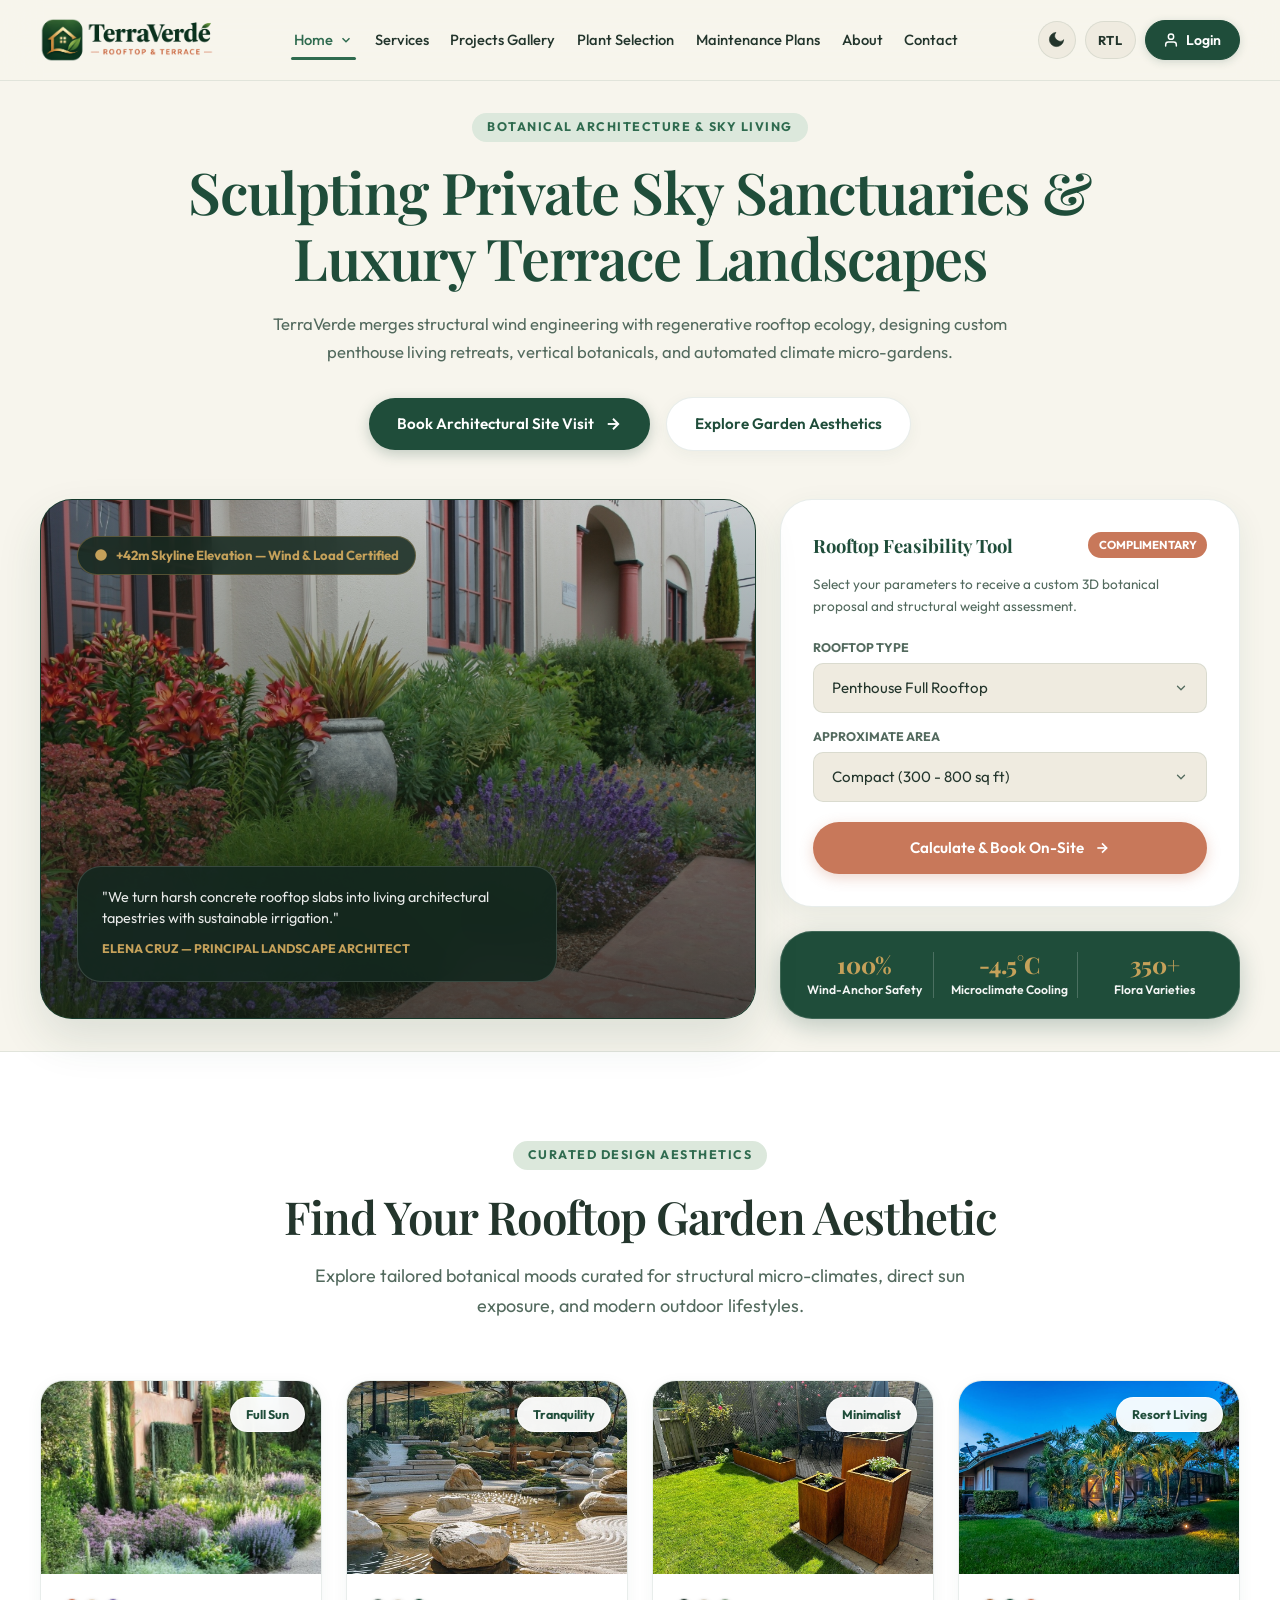
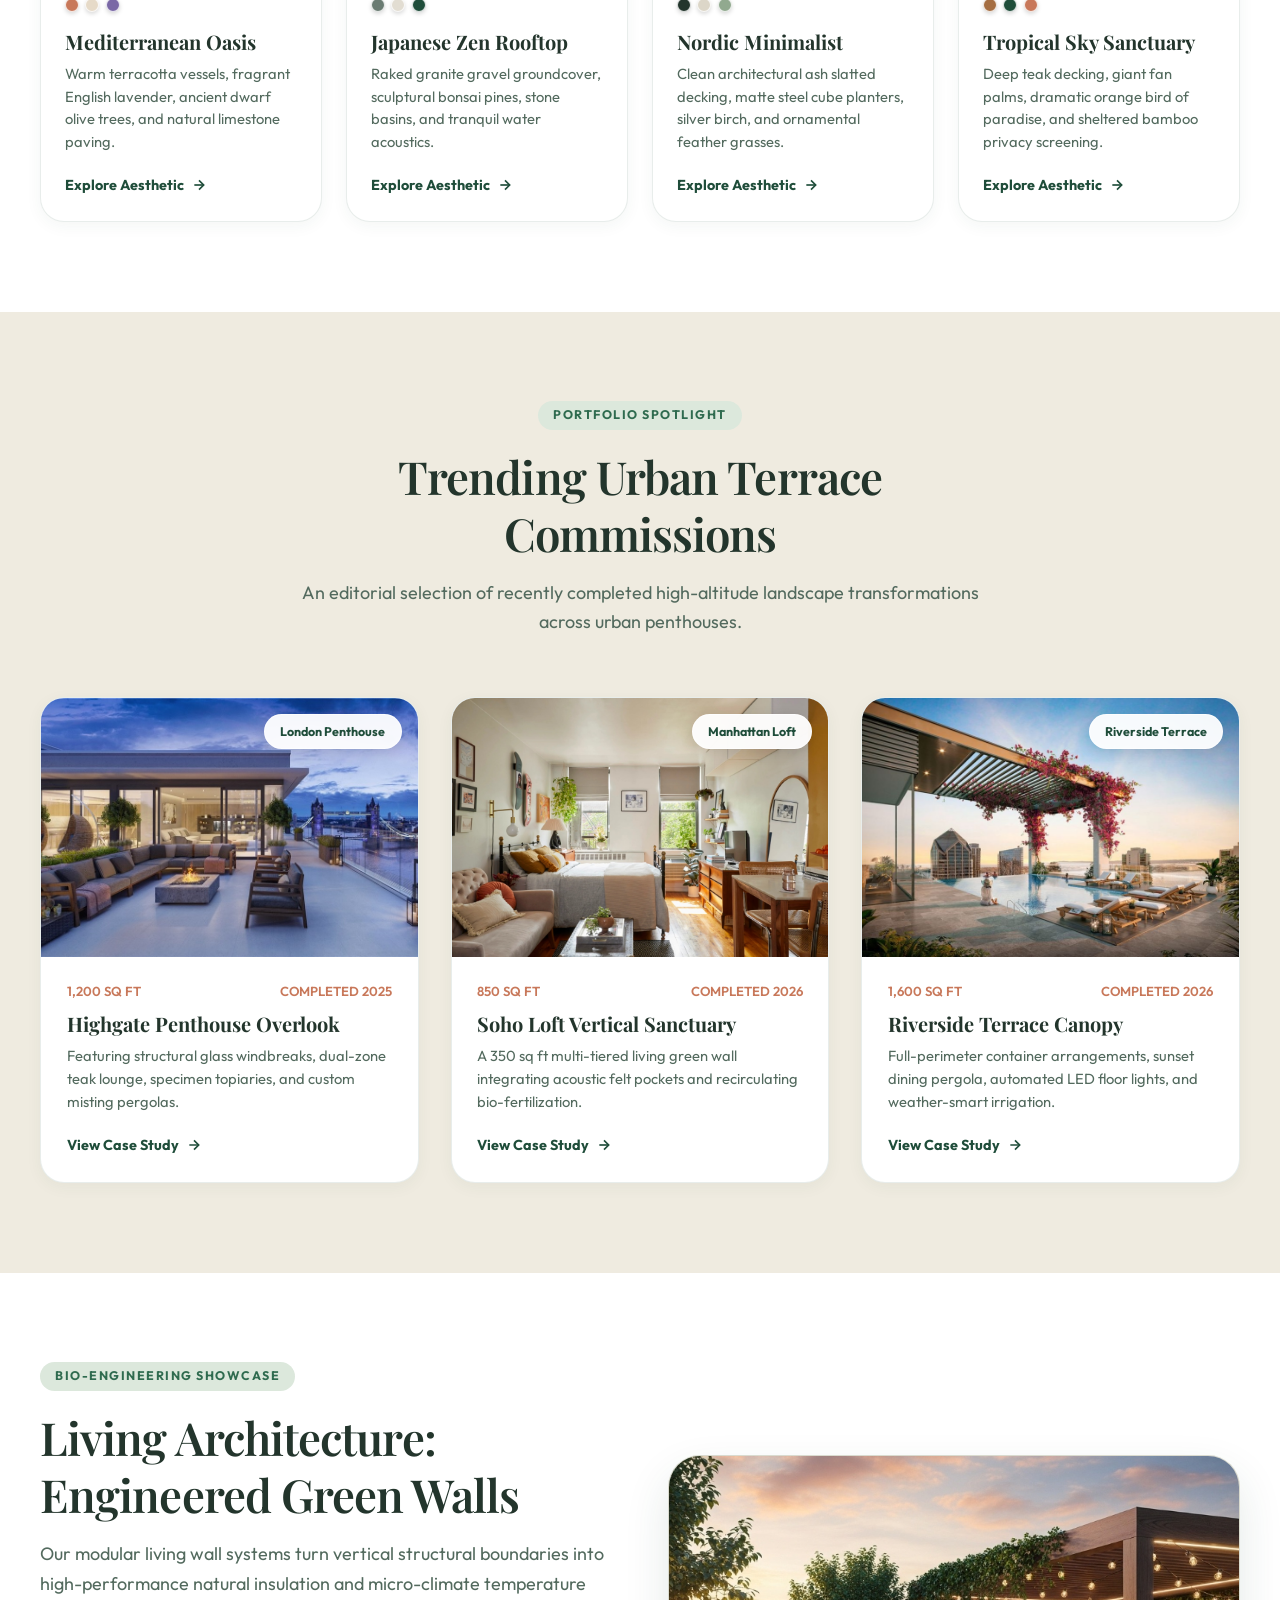
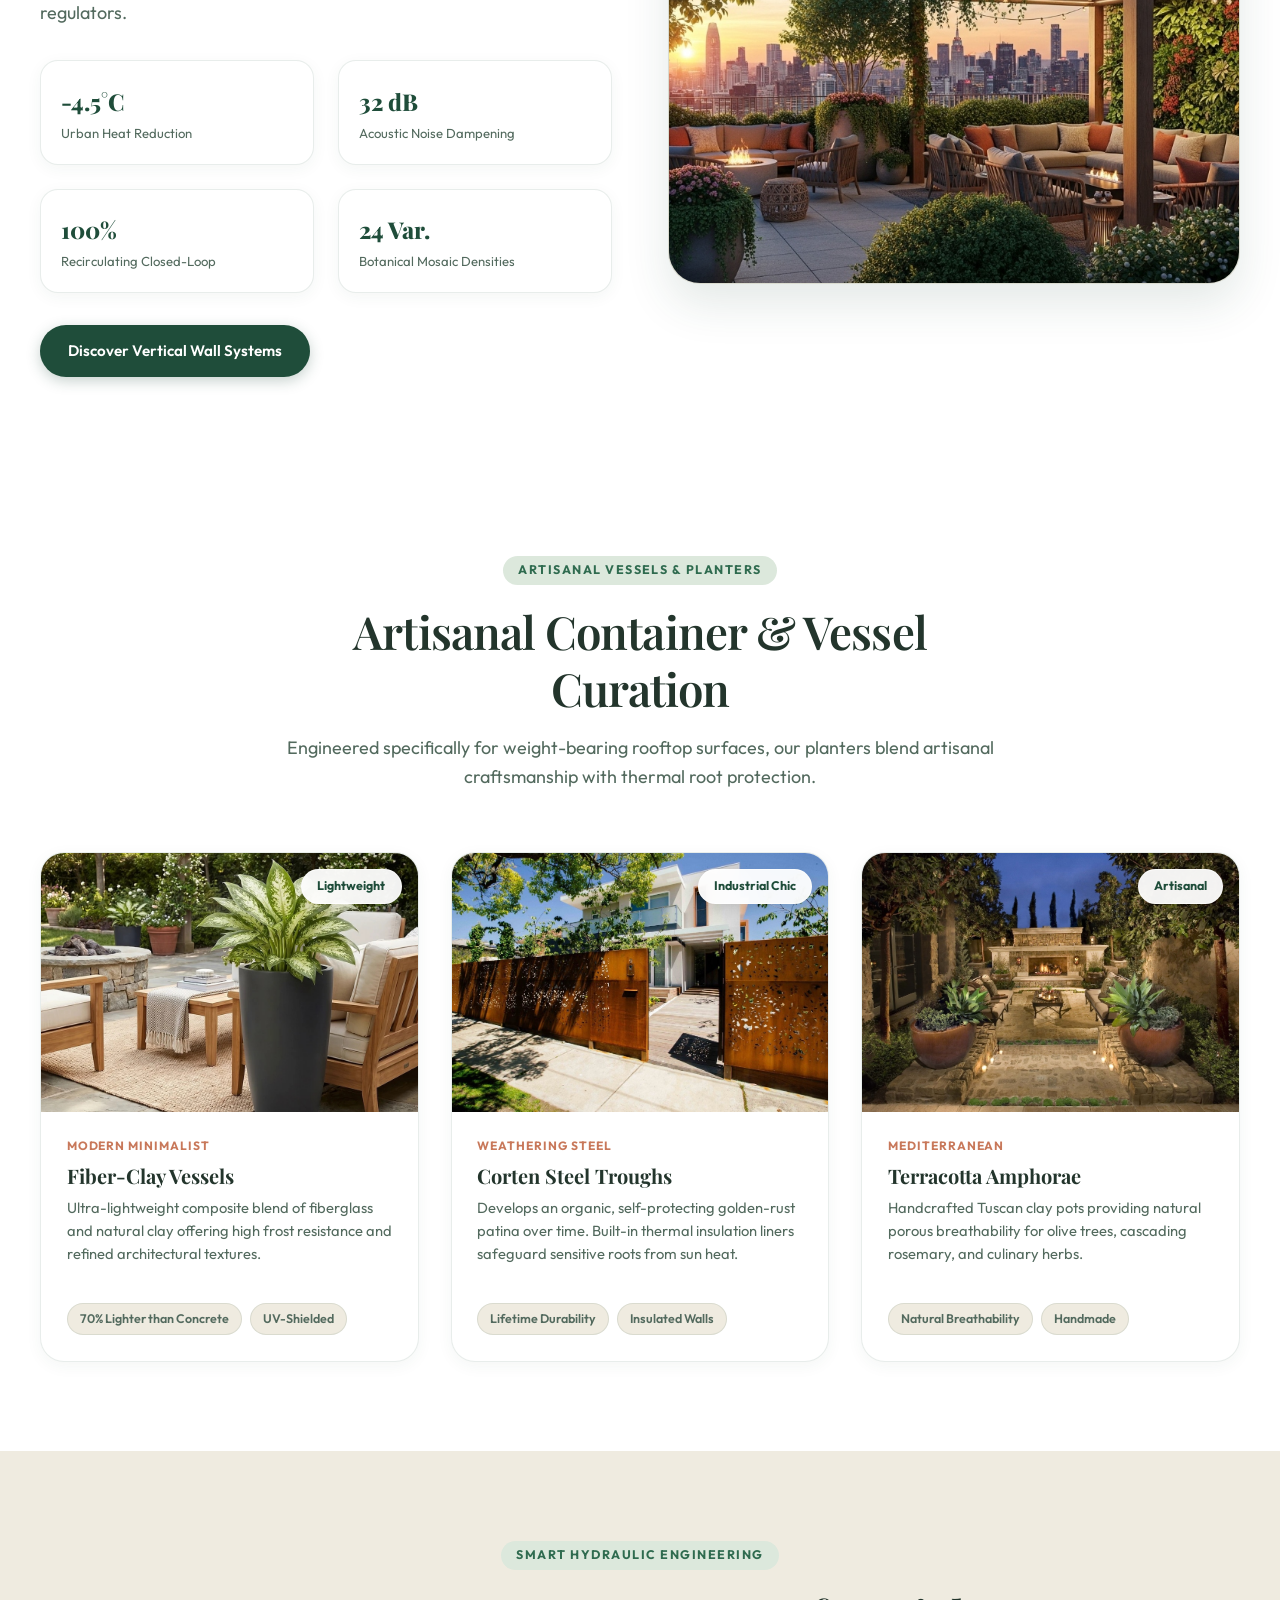
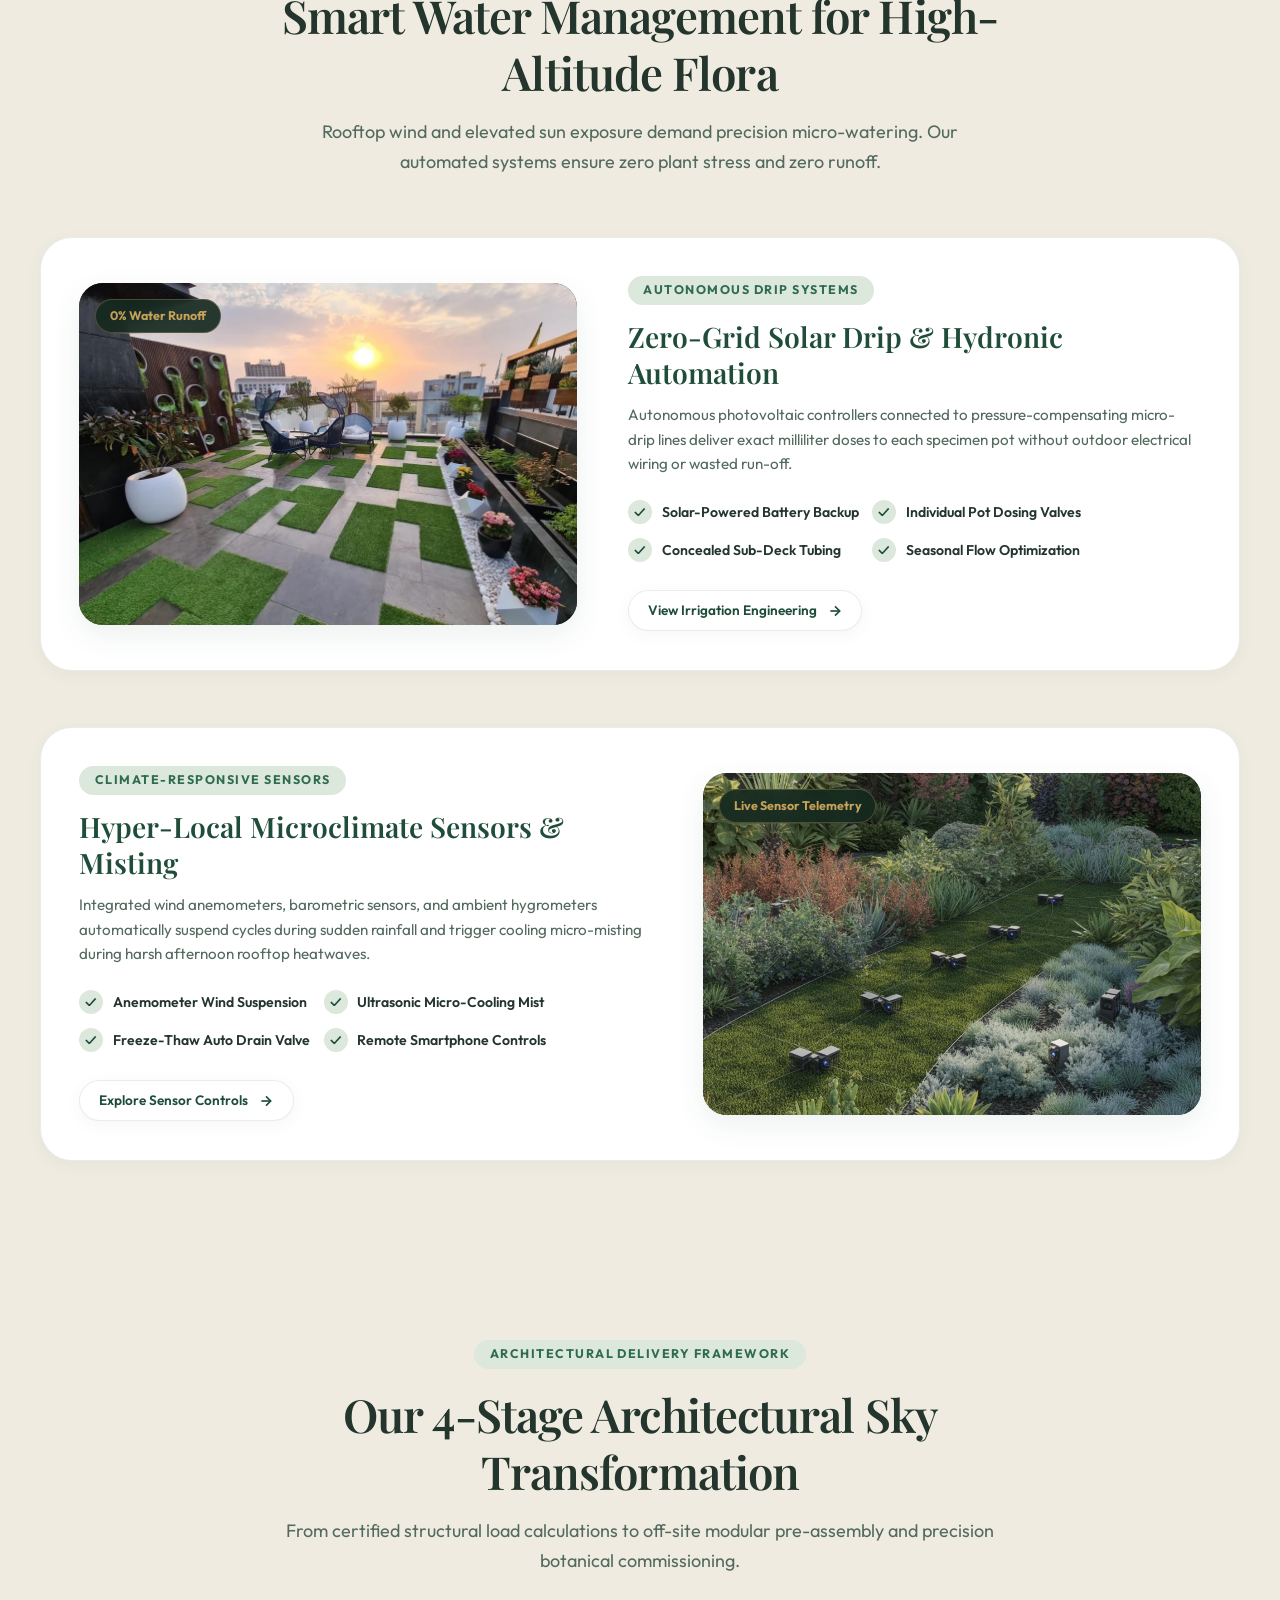
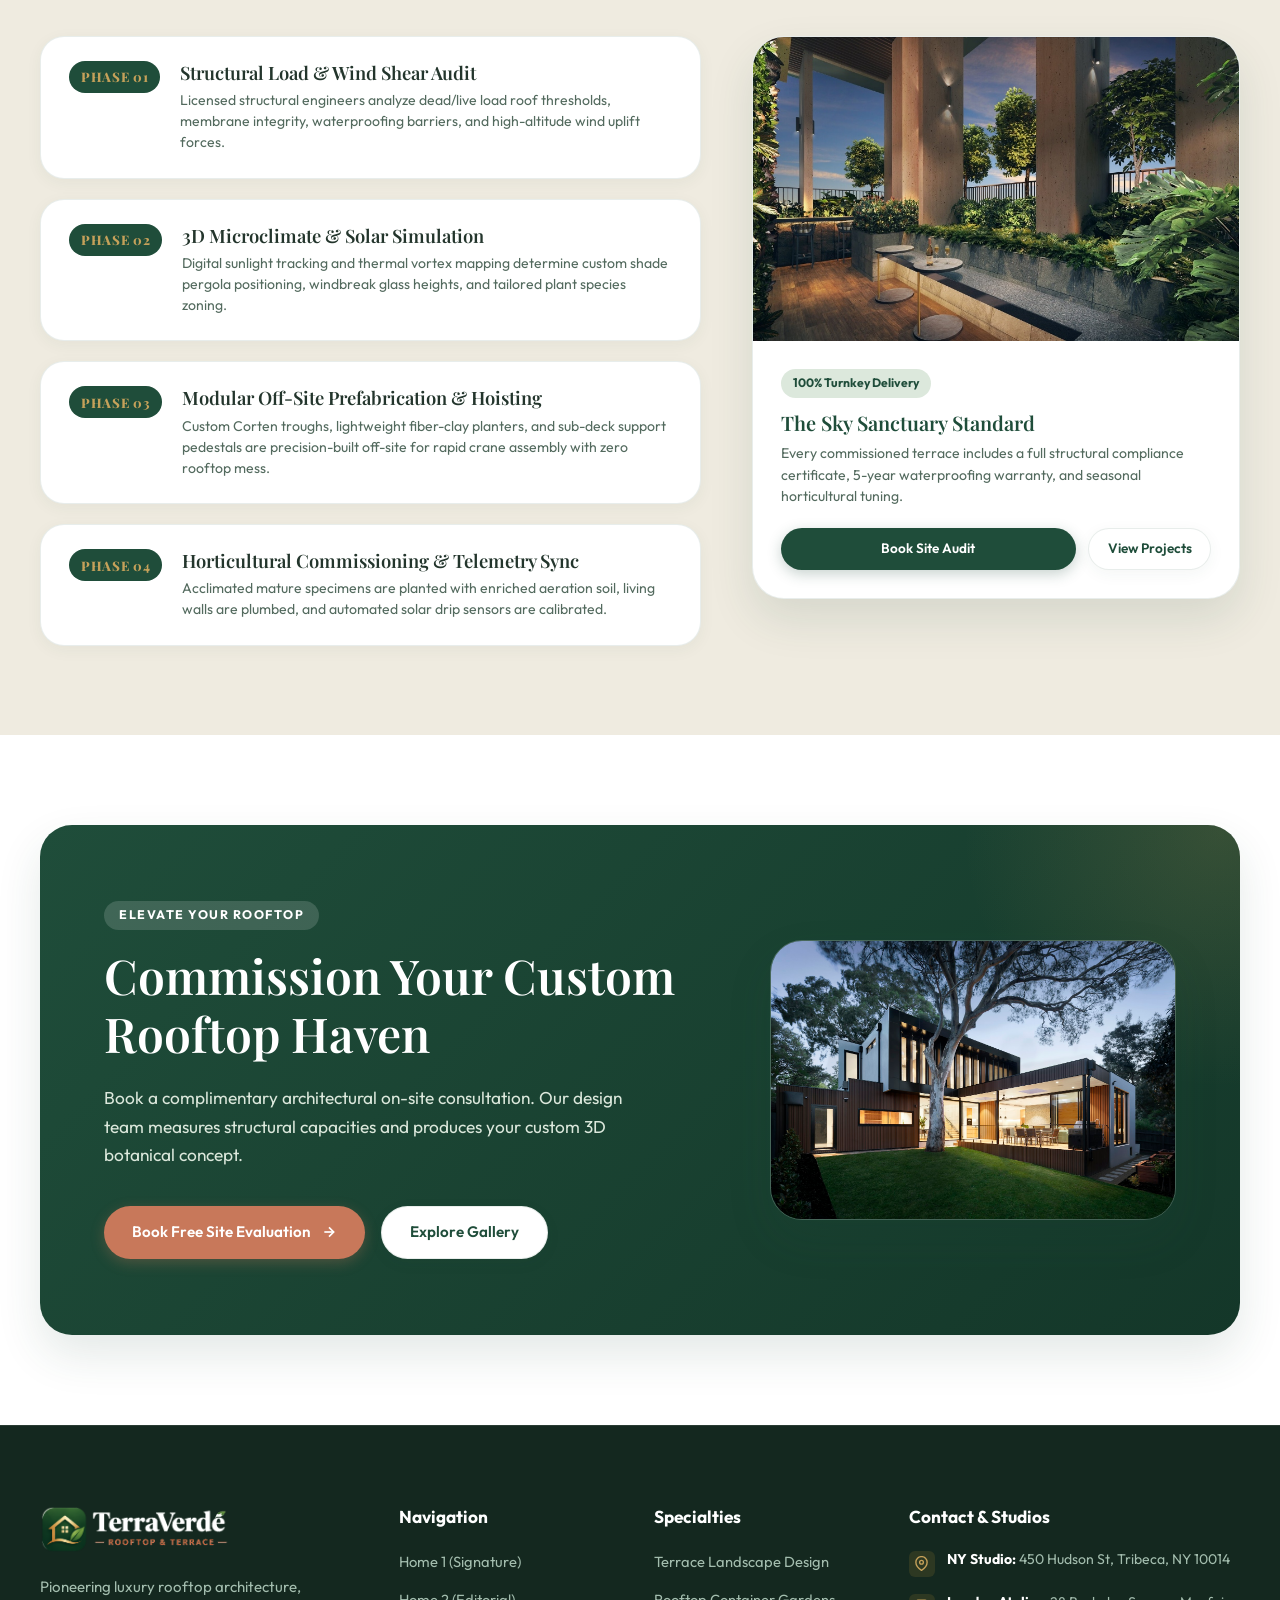
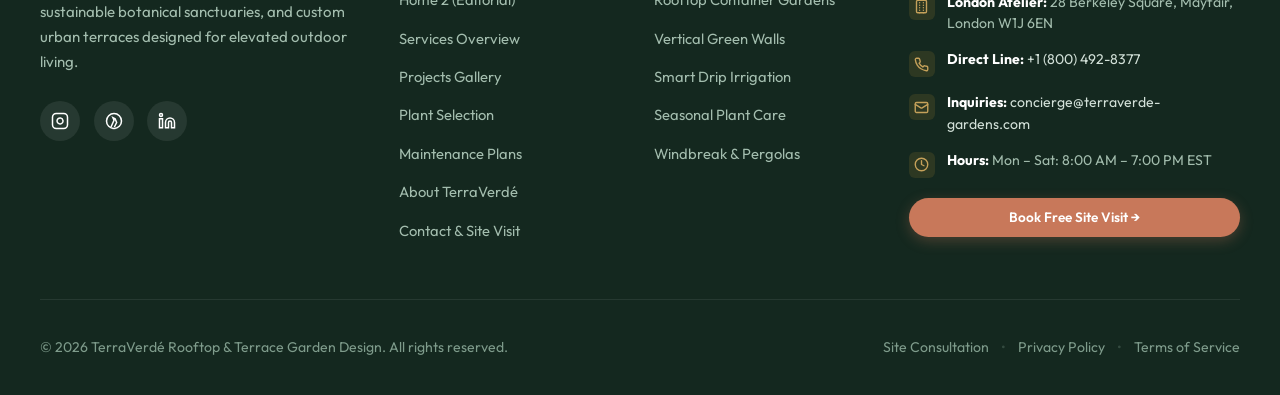
<file: home-2.html>
<!DOCTYPE html>
<html lang="en" dir="ltr" data-theme="light">
<head>
  <meta charset="UTF-8">
  <meta name="viewport" content="width=device-width, initial-scale=1.0, maximum-scale=5.0">
  <title>TerraVerde | Editorial Rooftop Architecture &amp; Garden Design</title>
  <meta name="description" content="Explore bespoke rooftop architectural sanctuaries, custom terrace landscaping collections, living green walls, and climate-smart botanical engineering.">
  <link rel="stylesheet" href="assets/css/style.css">
  <link rel="stylesheet" href="assets/css/responsive.css">
  <link rel="icon" type="image/png" href="assets/images/favicon.png">
</head>
<body>

  <!-- ==========================================================================
       LUXURY BOTANICAL PRELOADER
       ========================================================================== -->
  <div class="tv-preloader" id="tvPreloader" role="status" aria-live="polite" aria-label="Loading TerraVerdé...">
    <div class="tv-preloader-backdrop">
      <div class="tv-preloader-orb tv-preloader-orb-1"></div>
      <div class="tv-preloader-orb tv-preloader-orb-2"></div>
      <div class="tv-preloader-orb tv-preloader-orb-3"></div>
    </div>
    
    <div class="tv-preloader-content">
      <div class="tv-preloader-emblem">
        <div class="tv-preloader-ring"></div>
        <div class="tv-preloader-ring-pulse"></div>
        <div class="tv-preloader-icon-wrap">
          <svg class="tv-preloader-leaf-svg" viewBox="0 0 64 64" fill="none" xmlns="http://www.w3.org/2000/svg">
            <defs>
              <linearGradient id="tvLeafGrad2" x1="0%" y1="100%" x2="100%" y2="0%">
                <stop offset="0%" stop-color="#1F4D3A"/>
                <stop offset="50%" stop-color="#2F6B4F"/>
                <stop offset="100%" stop-color="#C5A15A"/>
              </linearGradient>
              <linearGradient id="tvGoldGrad2" x1="0%" y1="0%" x2="100%" y2="100%">
                <stop offset="0%" stop-color="#DFC48A"/>
                <stop offset="100%" stop-color="#C5A15A"/>
              </linearGradient>
            </defs>
            <path class="tv-path-stem" d="M32 58 V22" stroke="url(#tvLeafGrad2)" stroke-width="3" stroke-linecap="round"/>
            <path class="tv-path-leaf-left" d="M32 38 C22 38 16 30 16 20 C24 20 32 26 32 38 Z" fill="url(#tvLeafGrad2)" fill-opacity="0.25" stroke="url(#tvGoldGrad2)" stroke-width="2.2" stroke-linejoin="round"/>
            <path class="tv-path-leaf-right" d="M32 28 C42 28 48 20 48 10 C40 10 32 16 32 28 Z" fill="url(#tvLeafGrad2)" fill-opacity="0.35" stroke="url(#tvGoldGrad2)" stroke-width="2.2" stroke-linejoin="round"/>
            <circle class="tv-path-bud" cx="32" cy="12" r="3.5" fill="url(#tvGoldGrad2)"/>
          </svg>
        </div>
      </div>

      <div class="tv-preloader-brand">
        <h2 class="tv-preloader-title">TERRAVERDÉ</h2>
        <span class="tv-preloader-subtitle">Rooftop &amp; Terrace Architecture</span>
      </div>

      <div class="tv-preloader-progress-wrap">
        <div class="tv-preloader-progress-bar">
          <div class="tv-preloader-progress-fill" id="tvPreloaderFill"></div>
        </div>
        <div class="tv-preloader-meta">
          <span class="tv-preloader-status" id="tvPreloaderStatus">Cultivating Sanctuary...</span>
          <span class="tv-preloader-percent" id="tvPreloaderPercent">0%</span>
        </div>
      </div>
    </div>
  </div>

  <!-- ==========================================================================
       HEADER & NAVIGATION (Same Navbar Architecture with Home 2 Active)
       ========================================================================== -->
  <header class="site-header" id="siteHeader">
    <div class="container">
      <nav class="navbar" aria-label="Main Navigation">
        
        <!-- Brand Logo -->
        <a href="index.html" class="brand-logo" id="brandLogo" aria-label="TerraVerdé Home">
          <img src="assets/images/logo-transparent.png" alt="TerraVerdé - Rooftop &amp; Terrace" class="brand-logo-img logo-light" width="165" height="48">
          <img src="assets/images/logo-dark.png" alt="TerraVerdé - Rooftop &amp; Terrace" class="brand-logo-img logo-dark" width="165" height="48">
        </a>

        <!-- Desktop Navigation Links -->
        <ul class="nav-desktop">
          <li class="nav-item-dropdown">
            <a href="home-2.html" class="nav-link active dropdown-toggle-btn" id="homeDropdownBtn" aria-haspopup="true">
              <span>Home</span>
              <svg width="14" height="14" viewBox="0 0 24 24" fill="none" stroke="currentColor" stroke-width="2.5"><polyline points="6 9 12 15 18 9"></polyline></svg>
            </a>
            <div class="dropdown-menu" aria-label="Home Submenu">
              <a href="index.html" class="dropdown-item">Home 1 (Signature)</a>
              <a href="home-2.html" class="dropdown-item active">Home 2 (Editorial)</a>
            </div>
          </li>
          <li><a href="services.html" class="nav-link">Services</a></li>
          <li><a href="projects-gallery.html" class="nav-link">Projects Gallery</a></li>
          <li><a href="plant-selection.html" class="nav-link">Plant Selection</a></li>
          <li><a href="maintenance-plans.html" class="nav-link">Maintenance Plans</a></li>
          <li><a href="about.html" class="nav-link">About</a></li>
          <li><a href="contact.html" class="nav-link">Contact</a></li>
        </ul>

        <!-- Right Side Controls & CTA & Login -->
        <div class="nav-controls">
          <button type="button" class="control-btn theme-toggle-btn" aria-label="Toggle dark/light theme" id="themeToggleBtn">
            <svg width="18" height="18" viewBox="0 0 24 24" fill="none" stroke="currentColor" stroke-width="2"><path d="M21 12.79A9 9 0 1 1 11.21 3 7 7 0 0 0 21 12.79z"/></svg>
          </button>
          
          <button type="button" class="control-btn rtl-toggle-btn" aria-label="Toggle text direction" id="rtlToggleBtn">
            RTL
          </button>

          <!-- Login Button in Navbar -->
          <a href="login.html" class="btn-login" id="navLoginBtn">
            <svg width="16" height="16" viewBox="0 0 24 24" fill="none" stroke="currentColor" stroke-width="2.2" stroke-linecap="round" stroke-linejoin="round">
              <path d="M20 21v-2a4 4 0 0 0-4-4H8a4 4 0 0 0-4 4v2"></path>
              <circle cx="12" cy="7" r="4"></circle>
            </svg>
            <span>Login</span>
          </a>

          <!-- Hamburger Button (Tablet & Mobile) -->
          <button type="button" class="hamburger-btn" aria-label="Open mobile menu" id="hamburgerBtn">
            <svg width="22" height="22" viewBox="0 0 24 24" fill="none" stroke="currentColor" stroke-width="2.2" stroke-linecap="round" stroke-linejoin="round">
              <line x1="3" y1="12" x2="21" y2="12"></line>
              <line x1="3" y1="6" x2="21" y2="6"></line>
              <line x1="3" y1="18" x2="21" y2="18"></line>
            </svg>
          </button>
        </div>

      </nav>
    </div>
  </header>

  <!-- Mobile Navigation Drawer Overlay -->
  <div class="mobile-nav-overlay" id="mobileNavOverlay">
    <div class="mobile-nav-drawer" id="mobileNavDrawer">
      
      <div class="mobile-drawer-header">
        <a href="index.html" class="brand-logo" aria-label="TerraVerdé Home">
          <img src="assets/images/logo-transparent.png" alt="TerraVerdé - Rooftop &amp; Terrace" class="brand-logo-img logo-light" width="145" height="42">
          <img src="assets/images/logo-dark.png" alt="TerraVerdé - Rooftop &amp; Terrace" class="brand-logo-img logo-dark" width="145" height="42">
        </a>
        <button type="button" class="btn-icon close-drawer-btn" aria-label="Close mobile menu" id="closeDrawerBtn">
          <svg width="18" height="18" viewBox="0 0 24 24" fill="none" stroke="currentColor" stroke-width="2.5" stroke-linecap="round" stroke-linejoin="round"><line x1="18" y1="6" x2="6" y2="18"></line><line x1="6" y1="6" x2="18" y2="18"></line></svg>
        </button>
      </div>

      <nav class="mobile-nav-links" aria-label="Mobile Navigation Menu">
        <div>
          <a href="#" class="mobile-nav-link mobile-dropdown-toggle active">
            <span>Home</span>
            <svg class="dropdown-chevron" width="16" height="16" viewBox="0 0 24 24" fill="none" stroke="currentColor" stroke-width="2"><polyline points="6 9 12 15 18 9"></polyline></svg>
          </a>
          <div class="mobile-sub-menu">
            <a href="index.html" class="mobile-sub-link">Home 1 (Signature)</a>
            <a href="home-2.html" class="mobile-sub-link active">Home 2 (Editorial)</a>
          </div>
        </div>
        <a href="services.html" class="mobile-nav-link">Services</a>
        <a href="projects-gallery.html" class="mobile-nav-link">Projects Gallery</a>
        <a href="plant-selection.html" class="mobile-nav-link">Plant Selection</a>
        <a href="maintenance-plans.html" class="mobile-nav-link">Maintenance Plans</a>
        <a href="about.html" class="mobile-nav-link">About</a>
        <a href="contact.html" class="mobile-nav-link">Contact</a>
      </nav>

      <div class="mobile-drawer-footer">
        <div class="mobile-controls-row">
          <button type="button" class="btn btn-secondary btn-sm theme-toggle-btn" style="flex: 1;">Toggle Theme</button>
          <button type="button" class="btn btn-secondary btn-sm rtl-toggle-btn" style="flex: 1;">RTL</button>
        </div>
        <a href="login.html" class="btn btn-primary mobile-login-btn" style="width: 100%;">
          <svg width="16" height="16" viewBox="0 0 24 24" fill="none" stroke="currentColor" stroke-width="2"><path d="M20 21v-2a4 4 0 0 0-4-4H8a4 4 0 0 0-4 4v2"></path><circle cx="12" cy="7" r="4"></circle></svg>
          <span>Client Portal Login</span>
        </a>
      </div>

    </div>
  </div>

  <main id="mainContent">

    <!-- ==========================================================================
         SECTION 1: ARCHITECTURAL BENTO SHOWCASE HERO
         ========================================================================== -->
    <section class="h2-hero-section" id="h2HeroSection">
      <div class="container">
        
        <!-- Hero Header -->
        <div class="h2-hero-header">
          <span class="eyebrow">BOTANICAL ARCHITECTURE &amp; SKY LIVING</span>
          <h1 class="hero-heading serif">
            Sculpting Private Sky Sanctuaries &amp; Luxury Terrace Landscapes
          </h1>
          <p class="hero-lead">
            TerraVerde merges structural wind engineering with regenerative rooftop ecology, designing custom penthouse living retreats, vertical botanicals, and automated climate micro-gardens.
          </p>
          <div class="h2-hero-header-actions">
            <a href="contact.html" class="btn btn-primary btn-lg" id="h2HeroCta">
              <span>Book Architectural Site Visit</span>
              <svg width="18" height="18" viewBox="0 0 24 24" fill="none" stroke="currentColor" stroke-width="2.5"><line x1="5" y1="12" x2="19" y2="12"></line><polyline points="12 5 19 12 12 19"></polyline></svg>
            </a>
            <a href="#h2StyleSelectorSection" class="btn btn-secondary btn-lg">Explore Garden Aesthetics</a>
          </div>
        </div>

        <!-- Bento Grid Showcase -->
        <div class="h2-hero-bento-grid">
          
          <!-- Bento Item 1: Large Panoramic Rooftop Showcase -->
          <div class="h2-bento-main">
            <img src="assets/images/home-2/home2-hero-split.jpg" alt="Architectural rooftop penthouse garden with glass canopy and ambient lights" loading="eager">
            <div class="h2-bento-overlay">
              <div class="h2-bento-tag-top">
                <svg width="14" height="14" viewBox="0 0 24 24" fill="currentColor"><circle cx="12" cy="12" r="10"/></svg>
                <span>+42m Skyline Elevation — Wind &amp; Load Certified</span>
              </div>
              <div class="h2-bento-bottom-info">
                <p>"We turn harsh concrete rooftop slabs into living architectural tapestries with sustainable irrigation."</p>
                <span class="architect-name">Elena Cruz — Principal Landscape Architect</span>
              </div>
            </div>
          </div>

          <!-- Bento Item 2: Interactive Terrace Project Estimator Card -->
          <div class="h2-bento-calculator">
            <div>
              <div class="h2-bento-calc-header">
                <h3 class="h2-bento-calc-title serif">Rooftop Feasibility Tool</h3>
                <span class="h2-bento-badge-free">Complimentary</span>
              </div>
              <p style="font-size: 0.85rem; color: var(--text-muted); margin-bottom: 1.25rem;">
                Select your parameters to receive a custom 3D botanical proposal and structural weight assessment.
              </p>
              
              <div class="h2-bento-calc-form">
                <div class="h2-bento-input-group">
                  <label>Rooftop Type</label>
                  <select class="h2-bento-select">
                    <option>Penthouse Full Rooftop</option>
                    <option>Wrap-around Balcony Terrace</option>
                    <option>Commercial Skyline Lounge</option>
                    <option>Residential Duplex Deck</option>
                  </select>
                </div>
                <div class="h2-bento-input-group">
                  <label>Approximate Area</label>
                  <select class="h2-bento-select">
                    <option>Compact (300 - 800 sq ft)</option>
                    <option>Medium (800 - 1,800 sq ft)</option>
                    <option>Grand Estate (1,800 - 4,000+ sq ft)</option>
                  </select>
                </div>
              </div>
            </div>

            <a href="contact.html" class="btn btn-accent" style="width: 100%; text-align: center; justify-content: center;">
              <span>Calculate &amp; Book On-Site</span>
              <svg width="16" height="16" viewBox="0 0 24 24" fill="none" stroke="currentColor" stroke-width="2.5"><line x1="5" y1="12" x2="19" y2="12"></line><polyline points="12 5 19 12 12 19"></polyline></svg>
            </a>
          </div>

          <!-- Bento Item 3: Engineering Standards & Live Telemetry -->
          <div class="h2-bento-metrics">
            <div class="h2-metric-item">
              <div class="h2-metric-num serif">100%</div>
              <div class="h2-metric-label">Wind-Anchor Safety</div>
            </div>
            <div class="h2-metric-item">
              <div class="h2-metric-num serif">-4.5°C</div>
              <div class="h2-metric-label">Microclimate Cooling</div>
            </div>
            <div class="h2-metric-item">
              <div class="h2-metric-num serif">350+</div>
              <div class="h2-metric-label">Flora Varieties</div>
            </div>
          </div>

        </div>

      </div>
    </section>

    <!-- ==========================================================================
         SECTION 2: GARDEN STYLE SELECTOR
         ========================================================================== -->
    <section class="services-section" id="h2StyleSelectorSection">
      <div class="container">
        
        <div class="section-header">
          <span class="eyebrow">CURATED DESIGN AESTHETICS</span>
          <h2 class="section-title serif">Find Your Rooftop Garden Aesthetic</h2>
          <p class="section-subtitle">
            Explore tailored botanical moods curated for structural micro-climates, direct sun exposure, and modern outdoor lifestyles.
          </p>
        </div>

        <div class="h2-styles-grid">
          
          <!-- Style 1 -->
          <article class="style-card">
            <div class="card-media">
              <img src="assets/images/home-2/home2-style-mediterranean.jpg" alt="Mediterranean Oasis Rooftop Style" loading="lazy">
              <span class="card-badge">Full Sun</span>
            </div>
            <div class="style-card-body">
              <div class="style-palette-row">
                <span class="style-color-dot" style="background: #C8785A;" title="Terracotta"></span>
                <span class="style-color-dot" style="background: #E6DAC8;" title="Limestone"></span>
                <span class="style-color-dot" style="background: #7A68A6;" title="Lavender"></span>
              </div>
              <h3 class="card-title serif">Mediterranean Oasis</h3>
              <p class="card-description">
                Warm terracotta vessels, fragrant English lavender, ancient dwarf olive trees, and natural limestone paving.
              </p>
              <a href="services.html" class="card-action-link">
                <span>Explore Aesthetic</span>
                <svg width="16" height="16" viewBox="0 0 24 24" fill="none" stroke="currentColor" stroke-width="2.5"><line x1="5" y1="12" x2="19" y2="12"></line><polyline points="12 5 19 12 12 19"></polyline></svg>
              </a>
            </div>
          </article>

          <!-- Style 2 -->
          <article class="style-card">
            <div class="card-media">
              <img src="assets/images/home-2/home2-style-zen.jpg" alt="Japanese Zen Rooftop Style" loading="lazy">
              <span class="card-badge">Tranquility</span>
            </div>
            <div class="style-card-body">
              <div class="style-palette-row">
                <span class="style-color-dot" style="background: #6A7B72;" title="Granite"></span>
                <span class="style-color-dot" style="background: #E2DDD2;" title="Raked Gravel"></span>
                <span class="style-color-dot" style="background: #1F4D3A;" title="Pine"></span>
              </div>
              <h3 class="card-title serif">Japanese Zen Rooftop</h3>
              <p class="card-description">
                Raked granite gravel groundcover, sculptural bonsai pines, stone basins, and tranquil water acoustics.
              </p>
              <a href="services.html" class="card-action-link">
                <span>Explore Aesthetic</span>
                <svg width="16" height="16" viewBox="0 0 24 24" fill="none" stroke="currentColor" stroke-width="2.5"><line x1="5" y1="12" x2="19" y2="12"></line><polyline points="12 5 19 12 12 19"></polyline></svg>
              </a>
            </div>
          </article>

          <!-- Style 3 -->
          <article class="style-card">
            <div class="card-media">
              <img src="assets/images/home-2/home2-style-nordic.jpg" alt="Nordic Minimalist Terrace Style" loading="lazy">
              <span class="card-badge">Minimalist</span>
            </div>
            <div class="style-card-body">
              <div class="style-palette-row">
                <span class="style-color-dot" style="background: #23352C;" title="Charcoal"></span>
                <span class="style-color-dot" style="background: #DCD6C8;" title="Ash Wood"></span>
                <span class="style-color-dot" style="background: #91A98F;" title="Sage"></span>
              </div>
              <h3 class="card-title serif">Nordic Minimalist</h3>
              <p class="card-description">
                Clean architectural ash slatted decking, matte steel cube planters, silver birch, and ornamental feather grasses.
              </p>
              <a href="services.html" class="card-action-link">
                <span>Explore Aesthetic</span>
                <svg width="16" height="16" viewBox="0 0 24 24" fill="none" stroke="currentColor" stroke-width="2.5"><line x1="5" y1="12" x2="19" y2="12"></line><polyline points="12 5 19 12 12 19"></polyline></svg>
              </a>
            </div>
          </article>

          <!-- Style 4 -->
          <article class="style-card">
            <div class="card-media">
              <img src="assets/images/home-2/home2-style-tropical.jpg" alt="Tropical Sky Sanctuary Style" loading="lazy">
              <span class="card-badge">Resort Living</span>
            </div>
            <div class="style-card-body">
              <div class="style-palette-row">
                <span class="style-color-dot" style="background: #A56E42;" title="Teak"></span>
                <span class="style-color-dot" style="background: #1F4D3A;" title="Deep Emerald"></span>
                <span class="style-color-dot" style="background: #C8785A;" title="Bird of Paradise"></span>
              </div>
              <h3 class="card-title serif">Tropical Sky Sanctuary</h3>
              <p class="card-description">
                Deep teak decking, giant fan palms, dramatic orange bird of paradise, and sheltered bamboo privacy screening.
              </p>
              <a href="services.html" class="card-action-link">
                <span>Explore Aesthetic</span>
                <svg width="16" height="16" viewBox="0 0 24 24" fill="none" stroke="currentColor" stroke-width="2.5"><line x1="5" y1="12" x2="19" y2="12"></line><polyline points="12 5 19 12 12 19"></polyline></svg>
              </a>
            </div>
          </article>

        </div>
      </div>
    </section>

    <!-- ==========================================================================
         SECTION 3: TRENDING TERRACE PROJECTS
         ========================================================================== -->
    <section class="projects-section" id="h2TrendingProjectsSection">
      <div class="container">
        
        <div class="section-header">
          <span class="eyebrow">PORTFOLIO SPOTLIGHT</span>
          <h2 class="section-title serif">Trending Urban Terrace Commissions</h2>
          <p class="section-subtitle">
            An editorial selection of recently completed high-altitude landscape transformations across urban penthouses.
          </p>
        </div>

        <div class="trending-grid">
          
          <!-- Trending 1 -->
          <article class="project-card">
            <div class="card-media">
              <img src="assets/images/home-2/home2-trending-highgate.jpg" alt="Highgate Penthouse Overlook Project" loading="lazy">
              <span class="card-badge">London Penthouse</span>
            </div>
            <div class="card-body">
              <div class="trending-meta">
                <span>1,200 SQ FT</span>
                <span>COMPLETED 2025</span>
              </div>
              <h3 class="card-title serif">Highgate Penthouse Overlook</h3>
              <p class="card-description">
                Featuring structural glass windbreaks, dual-zone teak lounge, specimen topiaries, and custom misting pergolas.
              </p>
              <a href="projects-gallery.html" class="card-action-link">
                <span>View Case Study</span>
                <svg width="16" height="16" viewBox="0 0 24 24" fill="none" stroke="currentColor" stroke-width="2.5"><line x1="5" y1="12" x2="19" y2="12"></line><polyline points="12 5 19 12 12 19"></polyline></svg>
              </a>
            </div>
          </article>

          <!-- Trending 2 -->
          <article class="project-card">
            <div class="card-media">
              <img src="assets/images/home-2/home2-trending-soho.jpg" alt="Soho Loft Vertical Sanctuary Project" loading="lazy">
              <span class="card-badge">Manhattan Loft</span>
            </div>
            <div class="card-body">
              <div class="trending-meta">
                <span>850 SQ FT</span>
                <span>COMPLETED 2026</span>
              </div>
              <h3 class="card-title serif">Soho Loft Vertical Sanctuary</h3>
              <p class="card-description">
                A 350 sq ft multi-tiered living green wall integrating acoustic felt pockets and recirculating bio-fertilization.
              </p>
              <a href="projects-gallery.html" class="card-action-link">
                <span>View Case Study</span>
                <svg width="16" height="16" viewBox="0 0 24 24" fill="none" stroke="currentColor" stroke-width="2.5"><line x1="5" y1="12" x2="19" y2="12"></line><polyline points="12 5 19 12 12 19"></polyline></svg>
              </a>
            </div>
          </article>

          <!-- Trending 3 -->
          <article class="project-card">
            <div class="card-media">
              <img src="assets/images/home-2/home2-trending-riverside.jpg" alt="Riverside Terrace Canopy Project" loading="lazy">
              <span class="card-badge">Riverside Terrace</span>
            </div>
            <div class="card-body">
              <div class="trending-meta">
                <span>1,600 SQ FT</span>
                <span>COMPLETED 2026</span>
              </div>
              <h3 class="card-title serif">Riverside Terrace Canopy</h3>
              <p class="card-description">
                Full-perimeter container arrangements, sunset dining pergola, automated LED floor lights, and weather-smart irrigation.
              </p>
              <a href="projects-gallery.html" class="card-action-link">
                <span>View Case Study</span>
                <svg width="16" height="16" viewBox="0 0 24 24" fill="none" stroke="currentColor" stroke-width="2.5"><line x1="5" y1="12" x2="19" y2="12"></line><polyline points="12 5 19 12 12 19"></polyline></svg>
              </a>
            </div>
          </article>

        </div>
      </div>
    </section>

    <!-- ==========================================================================
         SECTION 4: VERTICAL GARDEN SHOWCASE
         ========================================================================== -->
    <section class="why-section" id="h2VerticalShowcaseSection">
      <div class="container">
        
        <div class="h2-vertical-spotlight">
          
          <!-- Left Content -->
          <div>
            <span class="eyebrow">BIO-ENGINEERING SHOWCASE</span>
            <h2 class="section-title serif">Living Architecture: Engineered Green Walls</h2>
            <p class="section-subtitle" style="margin-left: 0; text-align: left;">
              Our modular living wall systems turn vertical structural boundaries into high-performance natural insulation and micro-climate temperature regulators.
            </p>

            <div class="h2-wall-specs-list">
              <div class="h2-spec-box">
                <div class="h2-spec-val serif">-4.5°C</div>
                <div class="h2-spec-label">Urban Heat Reduction</div>
              </div>
              <div class="h2-spec-box">
                <div class="h2-spec-val serif">32 dB</div>
                <div class="h2-spec-label">Acoustic Noise Dampening</div>
              </div>
              <div class="h2-spec-box">
                <div class="h2-spec-val serif">100%</div>
                <div class="h2-spec-label">Recirculating Closed-Loop</div>
              </div>
              <div class="h2-spec-box">
                <div class="h2-spec-val serif">24 Var.</div>
                <div class="h2-spec-label">Botanical Mosaic Densities</div>
              </div>
            </div>

            <div style="margin-top: 2rem;">
              <a href="services.html" class="btn btn-primary">Discover Vertical Wall Systems</a>
            </div>
          </div>

          <!-- Right Showcase Real Image -->
          <div class="card-media" style="border-radius: var(--radius-xl); box-shadow: var(--shadow-lg); border: 1px solid var(--border-subtle); aspect-ratio: 4/3; overflow: hidden;">
            <img src="assets/images/home-2/home2-vertical-hero.jpg" alt="Engineered Living Green Wall System Showcase" loading="lazy" style="width: 100%; height: 100%; object-fit: cover;">
          </div>

        </div>

      </div>
    </section>

    <!-- ==========================================================================
         SECTION 5: CONTAINER GARDEN COLLECTION
         ========================================================================== -->
    <section class="services-section" id="h2ContainersSection">
      <div class="container">
        
        <div class="section-header">
          <span class="eyebrow">ARTISANAL VESSELS &amp; PLANTERS</span>
          <h2 class="section-title serif">Artisanal Container &amp; Vessel Curation</h2>
          <p class="section-subtitle">
            Engineered specifically for weight-bearing rooftop surfaces, our planters blend artisanal craftsmanship with thermal root protection.
          </p>
        </div>

        <div class="projects-grid">
          
          <!-- Container 1 -->
          <article class="project-card">
            <div class="card-media">
              <img src="assets/images/home-2/home2-container-fiberclay.jpg" alt="Fiber-Clay Architectural Planters" loading="lazy">
              <span class="card-badge">Lightweight</span>
            </div>
            <div class="card-body">
              <span class="project-tag">Modern Minimalist</span>
              <h3 class="card-title serif">Fiber-Clay Vessels</h3>
              <p class="card-description">
                Ultra-lightweight composite blend of fiberglass and natural clay offering high frost resistance and refined architectural textures.
              </p>
              <div class="plant-specs">
                <span class="plant-spec-pill">70% Lighter than Concrete</span>
                <span class="plant-spec-pill">UV-Shielded</span>
              </div>
            </div>
          </article>

          <!-- Container 2 -->
          <article class="project-card">
            <div class="card-media">
              <img src="assets/images/home-2/home2-container-corten.jpg" alt="Corten Steel Weathered Planter Troughs" loading="lazy">
              <span class="card-badge">Industrial Chic</span>
            </div>
            <div class="card-body">
              <span class="project-tag">Weathering Steel</span>
              <h3 class="card-title serif">Corten Steel Troughs</h3>
              <p class="card-description">
                Develops an organic, self-protecting golden-rust patina over time. Built-in thermal insulation liners safeguard sensitive roots from sun heat.
              </p>
              <div class="plant-specs">
                <span class="plant-spec-pill">Lifetime Durability</span>
                <span class="plant-spec-pill">Insulated Walls</span>
              </div>
            </div>
          </article>

          <!-- Container 3 -->
          <article class="project-card">
            <div class="card-media">
              <img src="assets/images/home-2/home2-container-terracotta.jpg" alt="Terracotta Hand-thrown Amphorae" loading="lazy">
              <span class="card-badge">Artisanal</span>
            </div>
            <div class="card-body">
              <span class="project-tag">Mediterranean</span>
              <h3 class="card-title serif">Terracotta Amphorae</h3>
              <p class="card-description">
                Handcrafted Tuscan clay pots providing natural porous breathability for olive trees, cascading rosemary, and culinary herbs.
              </p>
              <div class="plant-specs">
                <span class="plant-spec-pill">Natural Breathability</span>
                <span class="plant-spec-pill">Handmade</span>
              </div>
            </div>
          </article>

        </div>
      </div>
    </section>

    <!-- ==========================================================================
         SECTION 6: IRRIGATION SOLUTIONS (ONE-BY-ONE ALTERNATING LAYOUT)
         ========================================================================== -->
    <section class="transformation-section" id="h2IrrigationSection">
      <div class="container">
        
        <div class="section-header">
          <span class="eyebrow">SMART HYDRAULIC ENGINEERING</span>
          <h2 class="section-title serif">Smart Water Management for High-Altitude Flora</h2>
          <p class="section-subtitle">
            Rooftop wind and elevated sun exposure demand precision micro-watering. Our automated systems ensure zero plant stress and zero runoff.
          </p>
        </div>

        <div class="h2-irrig-stacked-container">
          
          <!-- Row 1: Image Left, Content Right -->
          <div class="h2-irrig-row">
            <div class="h2-irrig-media">
              <img src="assets/images/home-2/home2-irrig-tech-drip.jpg" alt="Zero-Grid Solar Drip System" loading="lazy">
              <span class="h2-irrig-badge">0% Water Runoff</span>
            </div>
            <div class="h2-irrig-content">
              <span class="eyebrow" style="margin-bottom: 0.5rem;">AUTONOMOUS DRIP SYSTEMS</span>
              <h3 class="h2-irrig-title serif">Zero-Grid Solar Drip &amp; Hydronic Automation</h3>
              <p class="h2-irrig-desc">
                Autonomous photovoltaic controllers connected to pressure-compensating micro-drip lines deliver exact milliliter doses to each specimen pot without outdoor electrical wiring or wasted run-off.
              </p>
              <div class="h2-irrig-feature-list">
                <div class="h2-irrig-feature-item">
                  <div class="h2-irrig-icon">✓</div>
                  <span>Solar-Powered Battery Backup</span>
                </div>
                <div class="h2-irrig-feature-item">
                  <div class="h2-irrig-icon">✓</div>
                  <span>Individual Pot Dosing Valves</span>
                </div>
                <div class="h2-irrig-feature-item">
                  <div class="h2-irrig-icon">✓</div>
                  <span>Concealed Sub-Deck Tubing</span>
                </div>
                <div class="h2-irrig-feature-item">
                  <div class="h2-irrig-icon">✓</div>
                  <span>Seasonal Flow Optimization</span>
                </div>
              </div>
              <a href="services.html" class="btn btn-secondary btn-sm" style="align-self: flex-start;">
                <span>View Irrigation Engineering</span>
                <svg width="16" height="16" viewBox="0 0 24 24" fill="none" stroke="currentColor" stroke-width="2.5"><line x1="5" y1="12" x2="19" y2="12"></line><polyline points="12 5 19 12 12 19"></polyline></svg>
              </a>
            </div>
          </div>

          <!-- Row 2: Content Left, Image Right (Reverse) -->
          <div class="h2-irrig-row reverse">
            <div class="h2-irrig-content">
              <span class="eyebrow" style="margin-bottom: 0.5rem;">CLIMATE-RESPONSIVE SENSORS</span>
              <h3 class="h2-irrig-title serif">Hyper-Local Microclimate Sensors &amp; Misting</h3>
              <p class="h2-irrig-desc">
                Integrated wind anemometers, barometric sensors, and ambient hygrometers automatically suspend cycles during sudden rainfall and trigger cooling micro-misting during harsh afternoon rooftop heatwaves.
              </p>
              <div class="h2-irrig-feature-list">
                <div class="h2-irrig-feature-item">
                  <div class="h2-irrig-icon">✓</div>
                  <span>Anemometer Wind Suspension</span>
                </div>
                <div class="h2-irrig-feature-item">
                  <div class="h2-irrig-icon">✓</div>
                  <span>Ultrasonic Micro-Cooling Mist</span>
                </div>
                <div class="h2-irrig-feature-item">
                  <div class="h2-irrig-icon">✓</div>
                  <span>Freeze-Thaw Auto Drain Valve</span>
                </div>
                <div class="h2-irrig-feature-item">
                  <div class="h2-irrig-icon">✓</div>
                  <span>Remote Smartphone Controls</span>
                </div>
              </div>
              <a href="services.html" class="btn btn-secondary btn-sm" style="align-self: flex-start;">
                <span>Explore Sensor Controls</span>
                <svg width="16" height="16" viewBox="0 0 24 24" fill="none" stroke="currentColor" stroke-width="2.5"><line x1="5" y1="12" x2="19" y2="12"></line><polyline points="12 5 19 12 12 19"></polyline></svg>
              </a>
            </div>
            <div class="h2-irrig-media">
              <img src="assets/images/home-2/home2-irrig-tech-sensor.jpg" alt="Weather Sensor & Microclimate Misting" loading="lazy">
              <span class="h2-irrig-badge">Live Sensor Telemetry</span>
            </div>
          </div>

        </div>
      </div>
    </section>

    <!-- ==========================================================================
         SECTION 7: 4-STAGE ARCHITECTURAL SKY TRANSFORMATION METHODOLOGY
         ========================================================================== -->
    <section class="testimonials-section" id="h2ClientStoriesSection">
      <div class="container">
        
        <div class="section-header">
          <span class="eyebrow">ARCHITECTURAL DELIVERY FRAMEWORK</span>
          <h2 class="section-title serif">Our 4-Stage Architectural Sky Transformation</h2>
          <p class="section-subtitle">
            From certified structural load calculations to off-site modular pre-assembly and precision botanical commissioning.
          </p>
        </div>

        <div class="h2-methodology-grid">
          
          <!-- Left Timeline Steps -->
          <div class="h2-timeline-steps">
            
            <!-- Phase 1 -->
            <div class="h2-step-card">
              <span class="h2-step-num-pill serif">PHASE 01</span>
              <div class="h2-step-info">
                <h4 class="serif">Structural Load &amp; Wind Shear Audit</h4>
                <p>Licensed structural engineers analyze dead/live load roof thresholds, membrane integrity, waterproofing barriers, and high-altitude wind uplift forces.</p>
              </div>
            </div>

            <!-- Phase 2 -->
            <div class="h2-step-card">
              <span class="h2-step-num-pill serif">PHASE 02</span>
              <div class="h2-step-info">
                <h4 class="serif">3D Microclimate &amp; Solar Simulation</h4>
                <p>Digital sunlight tracking and thermal vortex mapping determine custom shade pergola positioning, windbreak glass heights, and tailored plant species zoning.</p>
              </div>
            </div>

            <!-- Phase 3 -->
            <div class="h2-step-card">
              <span class="h2-step-num-pill serif">PHASE 03</span>
              <div class="h2-step-info">
                <h4 class="serif">Modular Off-Site Prefabrication &amp; Hoisting</h4>
                <p>Custom Corten troughs, lightweight fiber-clay planters, and sub-deck support pedestals are precision-built off-site for rapid crane assembly with zero rooftop mess.</p>
              </div>
            </div>

            <!-- Phase 4 -->
            <div class="h2-step-card">
              <span class="h2-step-num-pill serif">PHASE 04</span>
              <div class="h2-step-info">
                <h4 class="serif">Horticultural Commissioning &amp; Telemetry Sync</h4>
                <p>Acclimated mature specimens are planted with enriched aeration soil, living walls are plumbed, and automated solar drip sensors are calibrated.</p>
              </div>
            </div>

          </div>

          <!-- Right Sticky Project Showcase -->
          <div class="h2-method-sticky-showcase">
            <div class="h2-method-showcase-media">
              <img src="assets/images/home-2/home2-method-complete.jpg" alt="Completed Penthouse Sky Sanctuary Transformation" loading="lazy">
            </div>
            <div class="h2-method-showcase-body">
              <div class="h2-method-showcase-badge">
                <span>100% Turnkey Delivery</span>
              </div>
              <h3 class="serif" style="font-size: 1.25rem; color: var(--forest); margin-bottom: 0.5rem;">The Sky Sanctuary Standard</h3>
              <p style="font-size: 0.88rem; color: var(--text-muted); line-height: 1.55; margin-bottom: 1.25rem;">
                Every commissioned terrace includes a full structural compliance certificate, 5-year waterproofing warranty, and seasonal horticultural tuning.
              </p>
              <div style="display: flex; gap: 0.75rem;">
                <a href="contact.html" class="btn btn-primary btn-sm" style="flex: 1; justify-content: center;">
                  <span>Book Site Audit</span>
                </a>
                <a href="projects-gallery.html" class="btn btn-secondary btn-sm">
                  <span>View Projects</span>
                </a>
              </div>
            </div>
          </div>

        </div>

      </div>
    </section>

    <!-- ==========================================================================
         SECTION 8: FINAL FREE SITE VISIT CTA
         ========================================================================== -->
    <section class="cta-section" id="h2FinalCtaSection">
      <div class="container">
        
        <div class="cta-box">
          
          <!-- Left Content & Interactive Site Form -->
          <div class="cta-content">
            <span class="eyebrow" style="background: rgba(255,255,255,0.15); color: #FFF;">ELEVATE YOUR ROOFTOP</span>
            <h2 class="cta-title serif">Commission Your Custom Rooftop Haven</h2>
            <p class="cta-desc">
              Book a complimentary architectural on-site consultation. Our design team measures structural capacities and produces your custom 3D botanical concept.
            </p>

            <div class="cta-buttons" style="margin-top: 1.5rem;">
              <a href="contact.html" class="btn btn-accent" id="h2BookBtn">
                <span>Book Free Site Evaluation</span>
                <svg width="16" height="16" viewBox="0 0 24 24" fill="none" stroke="currentColor" stroke-width="2.5"><line x1="5" y1="12" x2="19" y2="12"></line><polyline points="12 5 19 12 12 19"></polyline></svg>
              </a>
              <a href="projects-gallery.html" class="btn btn-secondary">Explore Gallery</a>
            </div>
          </div>

          <!-- Right Sunset Panorama Visual Real Photo -->
          <div class="cta-visual">
            <img src="assets/images/home-2/home2-cta-panorama.jpg" alt="Sunset Panorama Rooftop Garden Commission" loading="lazy">
          </div>

        </div>

      </div>
    </section>

  </main>

      <!-- ==========================================================================
       SITE FOOTER
       ========================================================================== -->
  <footer class="site-footer" id="siteFooter">
    <div class="container">
      
      <div class="footer-grid">
        
        <!-- Column 1: Brand Info & Socials -->
        <div class="footer-brand">
          <a href="index.html" class="brand-logo" aria-label="TerraVerdé Home">
            <img src="assets/images/logo-transparent.png" alt="TerraVerdé - Rooftop &amp; Terrace" class="brand-logo-img logo-light" width="165" height="48">
            <img src="assets/images/logo-dark.png" alt="TerraVerdé - Rooftop &amp; Terrace" class="brand-logo-img logo-dark" width="165" height="48">
          </a>
          <p class="footer-desc">
            Pioneering luxury rooftop architecture, sustainable botanical sanctuaries, and custom urban terraces designed for elevated outdoor living.
          </p>
          <div class="footer-socials">
            <a href="#" class="social-icon-btn" aria-label="Instagram">
              <svg width="18" height="18" viewBox="0 0 24 24" fill="none" stroke="currentColor" stroke-width="2"><rect x="2" y="2" width="20" height="20" rx="5" ry="5"></rect><path d="M16 11.37A4 4 0 1 1 12.63 8 4 4 0 0 1 16 11.37z"></path><line x1="17.5" y1="6.5" x2="17.51" y2="6.5"></line></svg>
            </a>
            <a href="#" class="social-icon-btn" aria-label="Pinterest">
              <svg width="18" height="18" viewBox="0 0 24 24" fill="none" stroke="currentColor" stroke-width="2"><circle cx="12" cy="12" r="10"></circle><path d="M8 20l4-9-1.5-3.5 3 1.5 2 5-3 6"></path></svg>
            </a>
            <a href="#" class="social-icon-btn" aria-label="LinkedIn">
              <svg width="18" height="18" viewBox="0 0 24 24" fill="none" stroke="currentColor" stroke-width="2"><path d="M16 8a6 6 0 0 1 6 6v7h-4v-7a2 2 0 0 0-2-2 2 2 0 0 0-2 2v7h-4v-7a6 6 0 0 1 6-6z"></path><rect x="2" y="9" width="4" height="12"></rect><circle cx="4" cy="4" r="2"></circle></svg>
            </a>
          </div>
        </div>

        <!-- Column 2: Navigation -->
        <div>
          <h4 class="footer-heading">Navigation</h4>
          <ul class="footer-links">
            <li><a href="index.html" class="footer-link">Home 1 (Signature)</a></li>
            <li><a href="home-2.html" class="footer-link">Home 2 (Editorial)</a></li>
            <li><a href="services.html" class="footer-link">Services Overview</a></li>
            <li><a href="projects-gallery.html" class="footer-link">Projects Gallery</a></li>
            <li><a href="plant-selection.html" class="footer-link">Plant Selection</a></li>
            <li><a href="maintenance-plans.html" class="footer-link">Maintenance Plans</a></li>
            <li><a href="about.html" class="footer-link">About TerraVerdé</a></li>
            <li><a href="contact.html" class="footer-link">Contact &amp; Site Visit</a></li>
          </ul>
        </div>

        <!-- Column 3: Specialties -->
        <div>
          <h4 class="footer-heading">Specialties</h4>
          <ul class="footer-links">
            <li><a href="services.html" class="footer-link">Terrace Landscape Design</a></li>
            <li><a href="services.html" class="footer-link">Rooftop Container Gardens</a></li>
            <li><a href="services.html" class="footer-link">Vertical Green Walls</a></li>
            <li><a href="services.html" class="footer-link">Smart Drip Irrigation</a></li>
            <li><a href="maintenance-plans.html" class="footer-link">Seasonal Plant Care</a></li>
            <li><a href="services.html" class="footer-link">Windbreak &amp; Pergolas</a></li>
          </ul>
        </div>

        <!-- Column 4: Contact & Global Studios -->
        <div class="footer-contact-col">
          <h4 class="footer-heading">Contact &amp; Studios</h4>
          <div class="footer-contact-list">
            <div class="footer-contact-item">
              <span class="footer-contact-icon"><svg width="16" height="16" viewBox="0 0 24 24" fill="none" stroke="currentColor" stroke-width="2.2" stroke-linecap="round" stroke-linejoin="round"><path d="M21 10c0 7-9 13-9 13s-9-6-9-13a9 9 0 0 1 18 0z"></path><circle cx="12" cy="10" r="3"></circle></svg></span>
              <div>
                <strong>NY Studio:</strong> 450 Hudson St, Tribeca, NY 10014
              </div>
            </div>
            <div class="footer-contact-item">
              <span class="footer-contact-icon"><svg width="16" height="16" viewBox="0 0 24 24" fill="none" stroke="currentColor" stroke-width="2.2" stroke-linecap="round" stroke-linejoin="round"><rect x="4" y="2" width="16" height="20" rx="2" ry="2"></rect><line x1="9" y1="22" x2="9" y2="22.01"></line><line x1="15" y1="22" x2="15" y2="22.01"></line><line x1="9" y1="6" x2="9" y2="6.01"></line><line x1="15" y1="6" x2="15" y2="6.01"></line><line x1="9" y1="10" x2="9" y2="10.01"></line><line x1="15" y1="10" x2="15" y2="10.01"></line><line x1="9" y1="14" x2="9" y2="14.01"></line><line x1="15" y1="14" x2="15" y2="14.01"></line><line x1="9" y1="18" x2="9" y2="18.01"></line><line x1="15" y1="18" x2="15" y2="18.01"></line></svg></span>
              <div>
                <strong>London Atelier:</strong> 28 Berkeley Square, Mayfair, London W1J 6EN
              </div>
            </div>
            <div class="footer-contact-item">
              <span class="footer-contact-icon"><svg width="16" height="16" viewBox="0 0 24 24" fill="none" stroke="currentColor" stroke-width="2.2" stroke-linecap="round" stroke-linejoin="round"><path d="M22 16.92v3a2 2 0 0 1-2.18 2 19.79 19.79 0 0 1-8.63-3.07 19.5 19.5 0 0 1-6-6 19.79 19.79 0 0 1-3.07-8.67A2 2 0 0 1 4.11 2h3a2 2 0 0 1 2 1.72 12.84 12.84 0 0 0 .7 2.81 2 2 0 0 1-.45 2.11L8.09 9.91a16 16 0 0 0 6 6l1.27-1.27a2 2 0 0 1 2.11-.45 12.84 12.84 0 0 0 2.81.7A2 2 0 0 1 22 16.92z"></path></svg></span>
              <div>
                <strong>Direct Line:</strong> <a href="tel:+18004928377" class="footer-contact-link">+1 (800) 492-8377</a>
              </div>
            </div>
            <div class="footer-contact-item">
              <span class="footer-contact-icon"><svg width="16" height="16" viewBox="0 0 24 24" fill="none" stroke="currentColor" stroke-width="2.2" stroke-linecap="round" stroke-linejoin="round"><rect x="2" y="4" width="20" height="16" rx="2"></rect><path d="m22 7-8.97 5.7a1.94 1.94 0 0 1-2.06 0L2 7"></path></svg></span>
              <div>
                <strong>Inquiries:</strong> <a href="mailto:concierge@terraverde-gardens.com" class="footer-contact-link">concierge@terraverde-gardens.com</a>
              </div>
            </div>
            <div class="footer-contact-item">
              <span class="footer-contact-icon"><svg width="16" height="16" viewBox="0 0 24 24" fill="none" stroke="currentColor" stroke-width="2.2" stroke-linecap="round" stroke-linejoin="round"><circle cx="12" cy="12" r="10"></circle><polyline points="12 6 12 12 16 14"></polyline></svg></span>
              <div>
                <strong>Hours:</strong> Mon &ndash; Sat: 8:00 AM &ndash; 7:00 PM EST
              </div>
            </div>
          </div>
          <div style="margin-top: 1.25rem;">
            <a href="contact.html" class="btn btn-accent btn-sm" style="width: 100%; justify-content: center;">Book Free Site Visit &rarr;</a>
          </div>
        </div>

      </div>

      <!-- Footer Bottom -->
      <div class="footer-bottom">
        <div>
          &copy; 2026 TerraVerd&eacute; Rooftop &amp; Terrace Garden Design. All rights reserved.
        </div>
        <div class="footer-bottom-links">
          <a href="contact.html" class="footer-bottom-link">Site Consultation</a>
          <span style="opacity: 0.3;">&bull;</span>
          <a href="about.html" class="footer-bottom-link">Privacy Policy</a>
          <span style="opacity: 0.3;">&bull;</span>
          <a href="about.html" class="footer-bottom-link">Terms of Service</a>
        </div>
      </div>

    </div>
  </footer>

  <!-- ==========================================================================
       LOGIN MODAL
       ========================================================================== -->
  <div class="login-modal" id="loginModal">
    <div class="login-modal-box">
      <div class="login-modal-header">
        <h3 class="serif">Client Portal Login</h3>
        <button type="button" class="login-modal-close" id="loginModalClose" aria-label="Close login modal">✕</button>
      </div>
      <p class="login-modal-desc">
        Access your real-time terrace irrigation telemetry, 3D architectural plans, and seasonal maintenance schedule.
      </p>
      <form class="login-modal-form" id="loginModalForm" onsubmit="event.preventDefault(); alert('Authentication successful. Redirecting to client portal dashboard...'); document.getElementById('loginModal').classList.remove('active');">
        <div class="form-group">
          <label class="form-label" for="loginEmail">Email Address</label>
          <input type="email" id="loginEmail" class="form-input" placeholder="name@example.com" required>
        </div>
        <div class="form-group">
          <label class="form-label" for="loginPassword">Password</label>
          <input type="password" id="loginPassword" class="form-input" placeholder="••••••••" required>
        </div>
        <div style="display: flex; justify-content: space-between; align-items: center; margin-bottom: 0.5rem; font-size: 0.85rem;">
          <label style="display: flex; align-items: center; gap: 0.4rem; cursor: pointer;">
            <input type="checkbox"> Remember me
          </label>
          <a href="#forgot" style="color: var(--forest); font-weight: 600;">Forgot Password?</a>
        </div>
        <button type="submit" class="btn btn-primary" style="width: 100%; justify-content: center;">Sign In to Client Portal</button>
      </form>
    </div>
  </div>

  <!-- ==========================================================================
       FLOATING BACK TO TOP BUTTON (Exact Screenshot Match with Glowing Gold Ring)
       ========================================================================== -->
  <button type="button" class="floating-back-to-top" id="floatingBackToTop" aria-label="Back to top">
    <svg viewBox="0 0 24 24" fill="none" stroke="currentColor" stroke-linecap="round" stroke-linejoin="round">
      <polyline points="18 15 12 9 6 15"></polyline>
    </svg>
  </button>

  <script src="assets/js/main.js"></script>
</body>
</html>
</file>
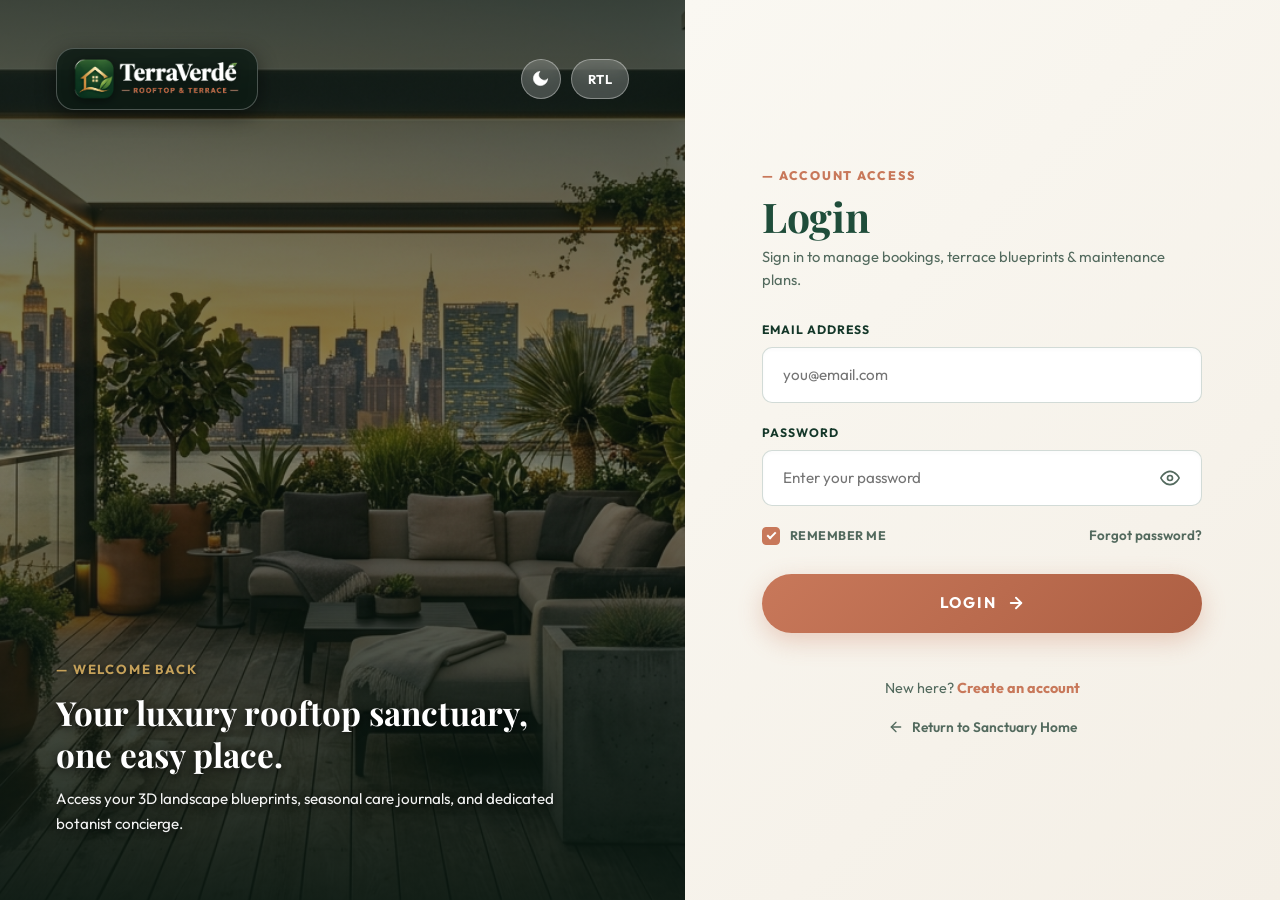
<file: login.html>
<!DOCTYPE html>
<html lang="en" dir="ltr" data-theme="light">
<head>
  <meta charset="UTF-8">
  <link rel="icon" type="image/png" href="assets/images/favicon.png">
  <link rel="apple-touch-icon" href="assets/images/logo-icon.png">
  <meta name="viewport" content="width=device-width, initial-scale=1.0, maximum-scale=5.0">
  <title>Account Login | TerraVerdé Rooftop &amp; Terrace Garden</title>
  <meta name="description" content="Sign in to your TerraVerdé account to manage rooftop consultations, bespoke blueprints, and automated garden care.">
  <link rel="stylesheet" href="assets/css/style.css">
  <link rel="stylesheet" href="assets/css/responsive.css">
</head>
<body class="auth-body">

  <!-- ==========================================================================
       LUXURY BOTANICAL PRELOADER
       ========================================================================== -->
  <div class="tv-preloader" id="tvPreloader" role="status" aria-live="polite" aria-label="Loading TerraVerdé...">
    <div class="tv-preloader-backdrop">
      <div class="tv-preloader-orb tv-preloader-orb-1"></div>
      <div class="tv-preloader-orb tv-preloader-orb-2"></div>
      <div class="tv-preloader-orb tv-preloader-orb-3"></div>
    </div>
    
    <div class="tv-preloader-content">
      <div class="tv-preloader-emblem">
        <div class="tv-preloader-ring"></div>
        <div class="tv-preloader-ring-pulse"></div>
        <div class="tv-preloader-icon-wrap">
          <svg class="tv-preloader-leaf-svg" viewBox="0 0 64 64" fill="none" xmlns="http://www.w3.org/2000/svg">
            <defs>
              <linearGradient id="tvLeafGrad9" x1="0%" y1="100%" x2="100%" y2="0%">
                <stop offset="0%" stop-color="#1F4D3A"/>
                <stop offset="50%" stop-color="#2F6B4F"/>
                <stop offset="100%" stop-color="#C5A15A"/>
              </linearGradient>
              <linearGradient id="tvGoldGrad9" x1="0%" y1="0%" x2="100%" y2="100%">
                <stop offset="0%" stop-color="#DFC48A"/>
                <stop offset="100%" stop-color="#C5A15A"/>
              </linearGradient>
            </defs>
            <path class="tv-path-stem" d="M32 58 V22" stroke="url(#tvLeafGrad9)" stroke-width="3" stroke-linecap="round"/>
            <path class="tv-path-leaf-left" d="M32 38 C22 38 16 30 16 20 C24 20 32 26 32 38 Z" fill="url(#tvLeafGrad9)" fill-opacity="0.25" stroke="url(#tvGoldGrad9)" stroke-width="2.2" stroke-linejoin="round"/>
            <path class="tv-path-leaf-right" d="M32 28 C42 28 48 20 48 10 C40 10 32 16 32 28 Z" fill="url(#tvLeafGrad9)" fill-opacity="0.35" stroke="url(#tvGoldGrad9)" stroke-width="2.2" stroke-linejoin="round"/>
            <circle class="tv-path-bud" cx="32" cy="12" r="3.5" fill="url(#tvGoldGrad9)"/>
          </svg>
        </div>
      </div>

      <div class="tv-preloader-brand">
        <h2 class="tv-preloader-title">TERRAVERDÉ</h2>
        <span class="tv-preloader-subtitle">Rooftop &amp; Terrace Architecture</span>
      </div>

      <div class="tv-preloader-progress-wrap">
        <div class="tv-preloader-progress-bar">
          <div class="tv-preloader-progress-fill" id="tvPreloaderFill"></div>
        </div>
        <div class="tv-preloader-meta">
          <span class="tv-preloader-status" id="tvPreloaderStatus">Cultivating Sanctuary...</span>
          <span class="tv-preloader-percent" id="tvPreloaderPercent">0%</span>
        </div>
      </div>
    </div>
  </div>

  <div class="auth-split-wrapper">
    
    <!-- LEFT PANEL: High-end Visual & Branding Overlay -->
    <div class="auth-media-panel" style="background-image: url('assets/images/auth/login-hero.jpg');">
      <div class="auth-media-overlay"></div>
      
      <!-- Top Bar inside Media Panel -->
      <div class="auth-media-top">
        <a href="index.html" class="auth-brand" id="authBrandLogo" aria-label="TerraVerdé Home">
          <img src="assets/images/logo-dark.png" alt="TerraVerdé - Rooftop &amp; Terrace" class="brand-logo-img" width="165" height="48">
        </a>

        <div class="auth-controls">
          <button type="button" class="auth-control-btn theme-toggle-btn" aria-label="Toggle dark/light theme" id="authMediaThemeToggle">
            <svg width="18" height="18" viewBox="0 0 24 24" fill="none" stroke="currentColor" stroke-width="2"><path d="M21 12.79A9 9 0 1 1 11.21 3 7 7 0 0 0 21 12.79z"/></svg>
          </button>
          
          <button type="button" class="auth-control-btn rtl-toggle-btn" aria-label="Toggle text direction" id="authMediaRtlToggle">
            RTL
          </button>
        </div>
      </div>

      <!-- Bottom Headline inside Media Panel -->
      <div class="auth-media-bottom">
        <span class="auth-eyebrow">&mdash; WELCOME BACK</span>
        <h2 class="auth-media-title serif">Your luxury rooftop sanctuary, one easy place.</h2>
        <p class="auth-media-desc">Access your 3D landscape blueprints, seasonal care journals, and dedicated botanist concierge.</p>
      </div>
    </div>

    <!-- RIGHT PANEL: Refined Login Form with TerraVerdé Theme -->
    <div class="auth-form-panel">
      
      <!-- Main Form Card -->
      <div class="auth-form-card">
        
        <div class="auth-form-header">
          <span class="auth-badge">&mdash; ACCOUNT ACCESS</span>
          <h1 class="auth-title">Login</h1>
          <p class="auth-subtitle">Sign in to manage bookings, terrace blueprints &amp; maintenance plans.</p>
        </div>

        <form class="auth-form" id="loginForm" onsubmit="event.preventDefault(); alert('Signed in successfully! Welcome to TerraVerdé.');">
          
          <!-- Email Input -->
          <div class="auth-input-group">
            <label for="loginEmail" class="auth-label">EMAIL ADDRESS</label>
            <div class="auth-input-wrapper">
              <input type="email" id="loginEmail" name="email" class="auth-input" placeholder="you@email.com" required autocomplete="email">
            </div>
          </div>

          <!-- Password Input with Toggle -->
          <div class="auth-input-group">
            <label for="loginPassword" class="auth-label">PASSWORD</label>
            <div class="auth-input-wrapper has-toggle">
              <input type="password" id="loginPassword" name="password" class="auth-input" placeholder="Enter your password" required autocomplete="current-password">
              <button type="button" class="password-toggle-btn" id="toggleLoginPassword" aria-label="Toggle password visibility">
                <svg class="eye-icon" width="20" height="20" viewBox="0 0 24 24" fill="none" stroke="currentColor" stroke-width="2" stroke-linecap="round" stroke-linejoin="round">
                  <path d="M1 12s4-8 11-8 11 8 11 8-4 8-11 8-11-8-11-8z"></path>
                  <circle cx="12" cy="12" r="3"></circle>
                </svg>
              </button>
            </div>
          </div>

          <!-- Options Row: Remember Me & Forgot Password -->
          <div class="auth-options-row">
            <label class="auth-checkbox-label">
              <input type="checkbox" id="rememberMe" name="remember" class="auth-checkbox" checked>
              <span class="checkbox-custom"></span>
              <span class="checkbox-text">REMEMBER ME</span>
            </label>
            <a href="contact.html#consultation" class="auth-link-forgot">Forgot password?</a>
          </div>

          <!-- Submit Button -->
          <button type="submit" class="btn-auth-submit" id="loginSubmitBtn">
            <span>LOGIN</span>
            <svg width="18" height="18" viewBox="0 0 24 24" fill="none" stroke="currentColor" stroke-width="2.5" stroke-linecap="round" stroke-linejoin="round">
              <line x1="5" y1="12" x2="19" y2="12"></line>
              <polyline points="12 5 19 12 12 19"></polyline>
            </svg>
          </button>

          <!-- Navigation Links -->
          <div class="auth-form-footer">
            <p class="auth-switch-text">New here? <a href="register.html" class="auth-accent-link">Create an account</a></p>
            <a href="index.html" class="auth-return-link">
              <svg width="16" height="16" viewBox="0 0 24 24" fill="none" stroke="currentColor" stroke-width="2" stroke-linecap="round" stroke-linejoin="round">
                <line x1="19" y1="12" x2="5" y2="12"></line>
                <polyline points="12 19 5 12 12 5"></polyline>
              </svg>
              <span>Return to Sanctuary Home</span>
            </a>
          </div>

        </form>

      </div>

    </div>

  </div>

  <script src="assets/js/main.js"></script>
</body>
</html>
</file>
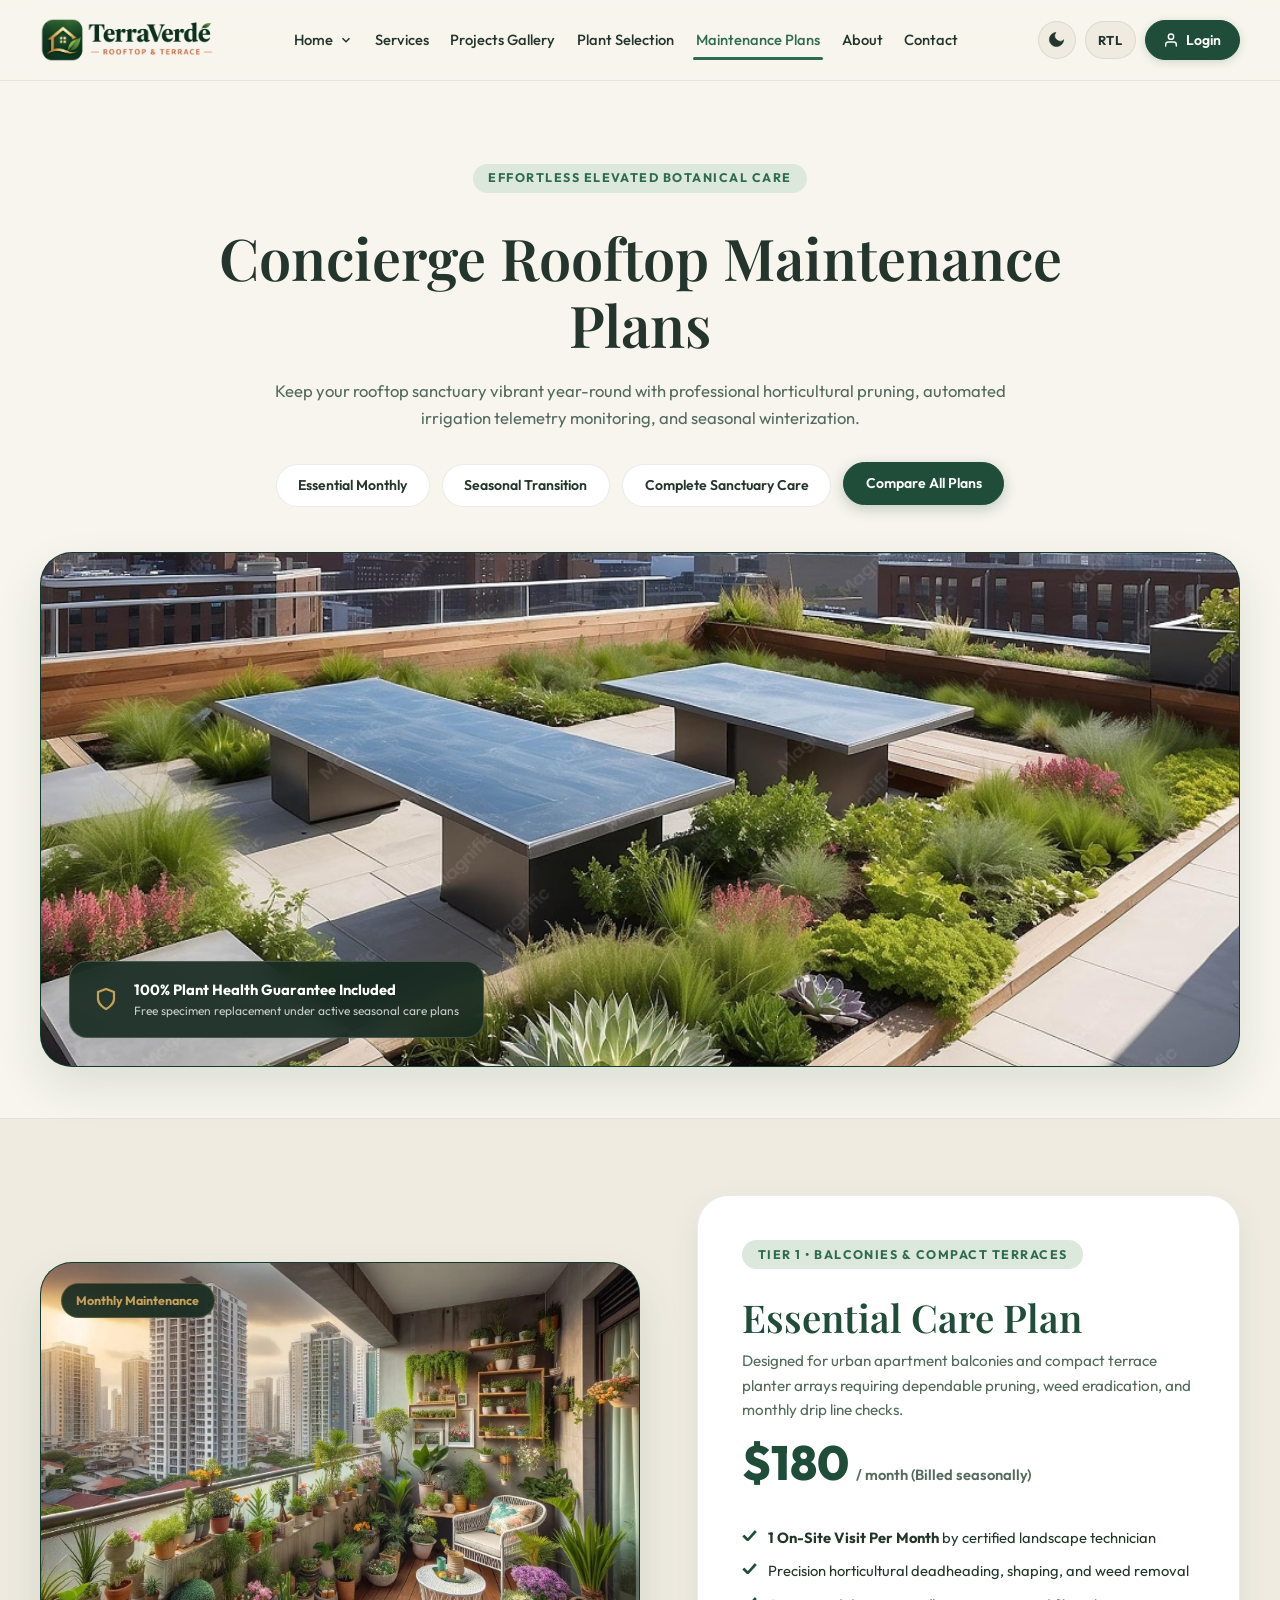
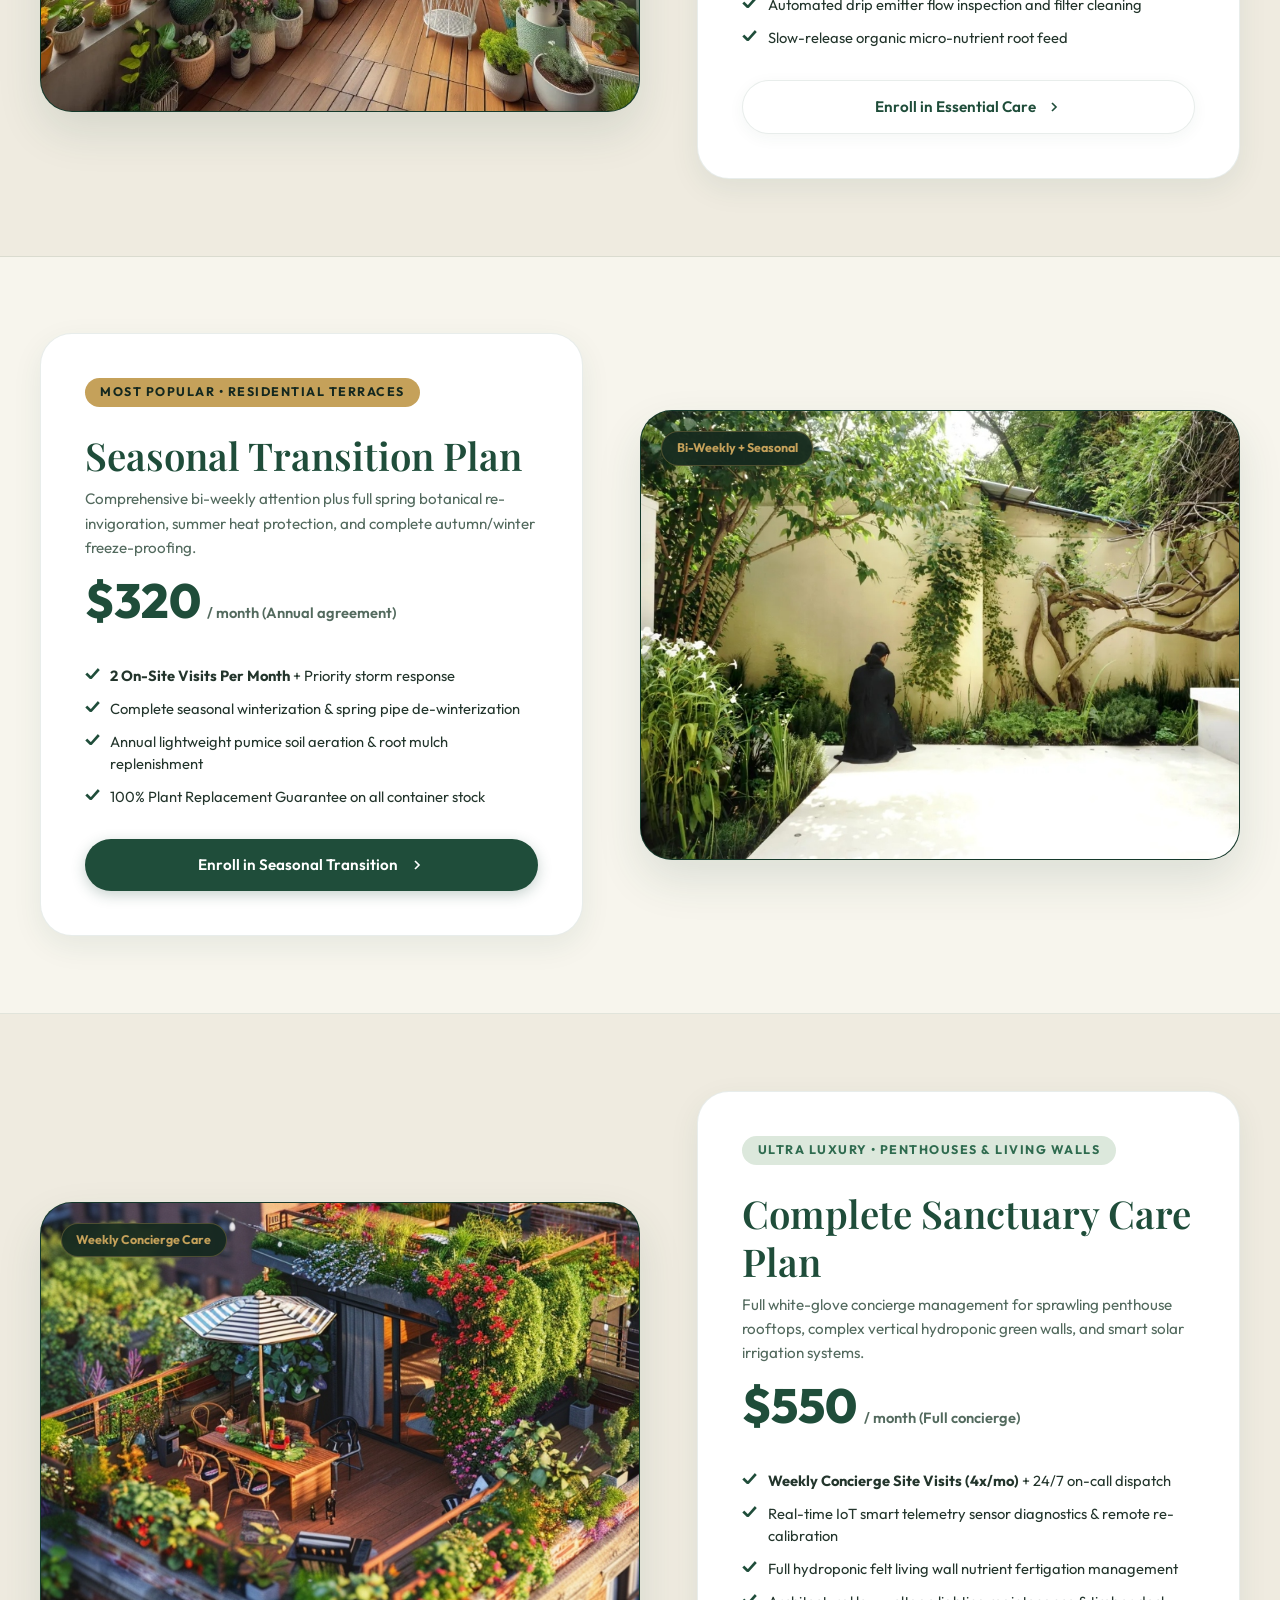
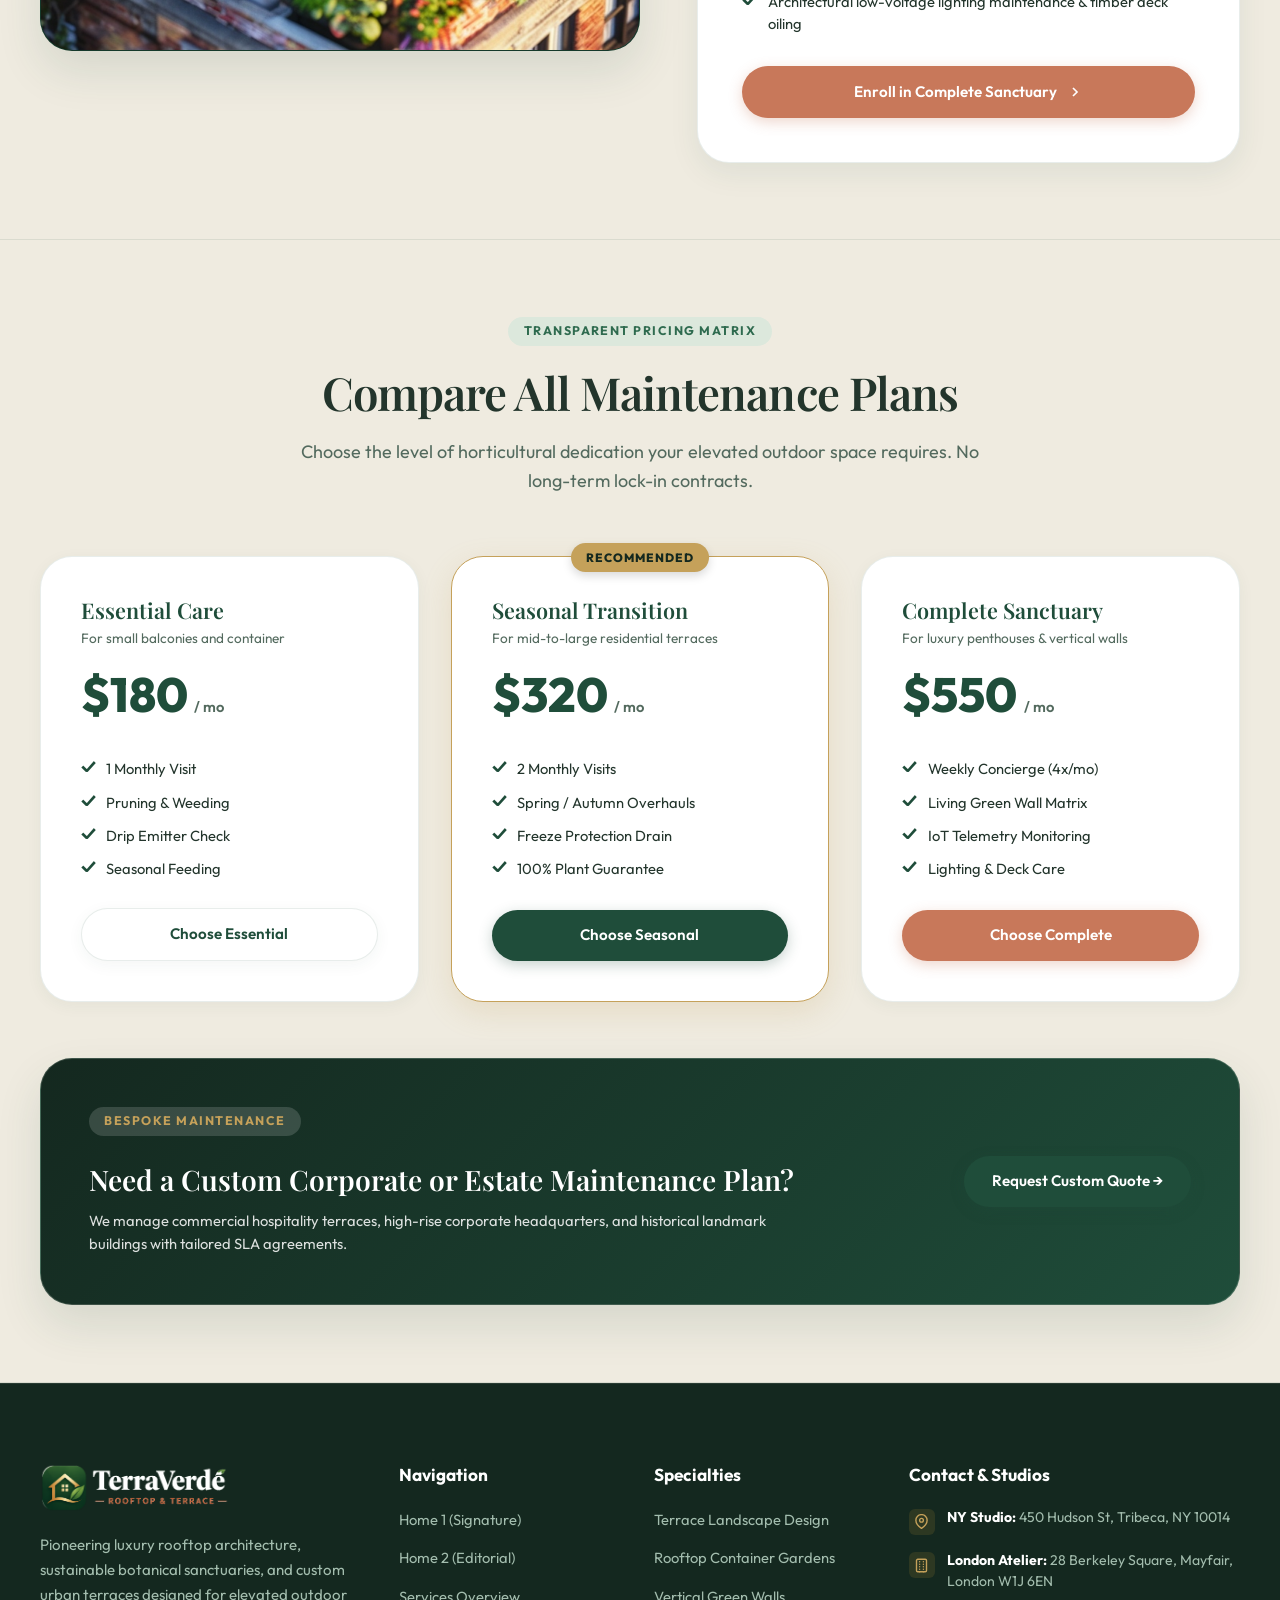
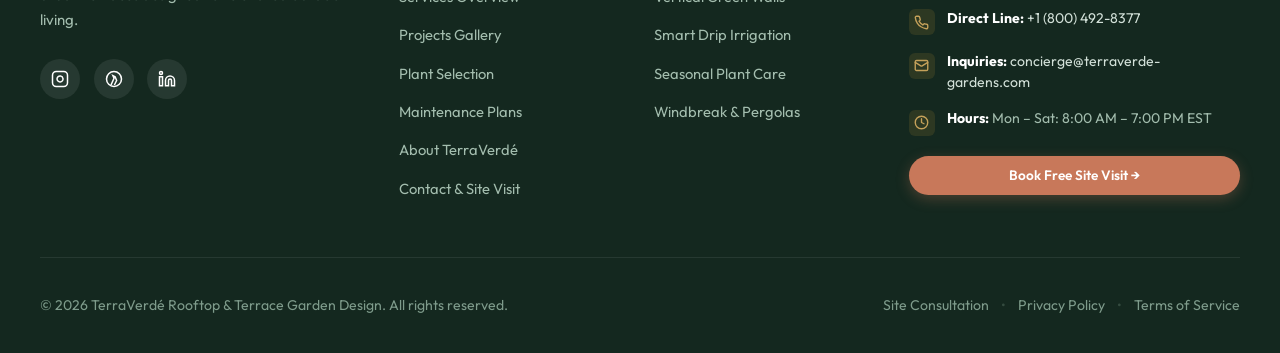
<file: maintenance-plans.html>
<!DOCTYPE html>
<html lang="en" dir="ltr" data-theme="light">

<head>
  <meta charset="UTF-8">
  <meta name="viewport" content="width=device-width, initial-scale=1.0">
  <title>Maintenance Plans — Luxury Rooftop Care &amp; Horticultural Health | TerraVerde</title>
  <meta name="description"
    content="Explore TerraVerde's rooftop maintenance plans: Essential Care, Seasonal Transition, and Complete Botanical Sanctuary Care with 24/7 smart telemetry and plant health guarantees.">

  <link rel="icon" type="image/png" href="assets/images/favicon.png">

  <!-- Google Fonts Preconnect & Stylesheet -->
  <link rel="preconnect" href="https://fonts.googleapis.com">
  <link rel="preconnect" href="https://fonts.gstatic.com" crossorigin>
  <link
    href="https://fonts.googleapis.com/css2?family=Playfair+Display:ital,wght@0,600;0,700;0,800;1,600&family=Plus+Jakarta+Sans:wght@400;500;600;700;800&display=swap"
    rel="stylesheet">

  <!-- Stylesheet -->
  <link rel="stylesheet" href="assets/css/style.css">
  <link rel="stylesheet" href="assets/css/responsive.css">
</head>

<body>

  <!-- ==========================================================================
       LUXURY BOTANICAL PRELOADER
       ========================================================================== -->
  <div class="tv-preloader" id="tvPreloader" role="status" aria-live="polite" aria-label="Loading TerraVerdé...">
    <div class="tv-preloader-backdrop">
      <div class="tv-preloader-orb tv-preloader-orb-1"></div>
      <div class="tv-preloader-orb tv-preloader-orb-2"></div>
      <div class="tv-preloader-orb tv-preloader-orb-3"></div>
    </div>
    
    <div class="tv-preloader-content">
      <div class="tv-preloader-emblem">
        <div class="tv-preloader-ring"></div>
        <div class="tv-preloader-ring-pulse"></div>
        <div class="tv-preloader-icon-wrap">
          <svg class="tv-preloader-leaf-svg" viewBox="0 0 64 64" fill="none" xmlns="http://www.w3.org/2000/svg">
            <defs>
              <linearGradient id="tvLeafGrad7" x1="0%" y1="100%" x2="100%" y2="0%">
                <stop offset="0%" stop-color="#1F4D3A"/>
                <stop offset="50%" stop-color="#2F6B4F"/>
                <stop offset="100%" stop-color="#C5A15A"/>
              </linearGradient>
              <linearGradient id="tvGoldGrad7" x1="0%" y1="0%" x2="100%" y2="100%">
                <stop offset="0%" stop-color="#DFC48A"/>
                <stop offset="100%" stop-color="#C5A15A"/>
              </linearGradient>
            </defs>
            <path class="tv-path-stem" d="M32 58 V22" stroke="url(#tvLeafGrad7)" stroke-width="3" stroke-linecap="round"/>
            <path class="tv-path-leaf-left" d="M32 38 C22 38 16 30 16 20 C24 20 32 26 32 38 Z" fill="url(#tvLeafGrad7)" fill-opacity="0.25" stroke="url(#tvGoldGrad7)" stroke-width="2.2" stroke-linejoin="round"/>
            <path class="tv-path-leaf-right" d="M32 28 C42 28 48 20 48 10 C40 10 32 16 32 28 Z" fill="url(#tvLeafGrad7)" fill-opacity="0.35" stroke="url(#tvGoldGrad7)" stroke-width="2.2" stroke-linejoin="round"/>
            <circle class="tv-path-bud" cx="32" cy="12" r="3.5" fill="url(#tvGoldGrad7)"/>
          </svg>
        </div>
      </div>

      <div class="tv-preloader-brand">
        <h2 class="tv-preloader-title">TERRAVERDÉ</h2>
        <span class="tv-preloader-subtitle">Rooftop &amp; Terrace Architecture</span>
      </div>

      <div class="tv-preloader-progress-wrap">
        <div class="tv-preloader-progress-bar">
          <div class="tv-preloader-progress-fill" id="tvPreloaderFill"></div>
        </div>
        <div class="tv-preloader-meta">
          <span class="tv-preloader-status" id="tvPreloaderStatus">Cultivating Sanctuary...</span>
          <span class="tv-preloader-percent" id="tvPreloaderPercent">0%</span>
        </div>
      </div>
    </div>
  </div>

  <!-- ==========================================================================
       SITE HEADER & NAVIGATION
       ========================================================================== -->
  <header class="site-header" id="siteHeader">
    <div class="container">
      <nav class="navbar">

        <!-- Brand Logo -->
        <a href="index.html" class="brand-logo" id="brandLogo" aria-label="TerraVerdé Home">
          <img src="assets/images/logo-transparent.png" alt="TerraVerdé - Rooftop &amp; Terrace"
            class="brand-logo-img logo-light" width="165" height="48">
          <img src="assets/images/logo-dark.png" alt="TerraVerdé - Rooftop &amp; Terrace"
            class="brand-logo-img logo-dark" width="165" height="48">
        </a>

        <!-- Desktop Navigation Links -->
        <ul class="nav-desktop">
          <li class="nav-item-dropdown">
            <a href="index.html" class="nav-link dropdown-toggle-btn" id="homeDropdownBtn" aria-haspopup="true">
              <span>Home</span>
              <svg width="14" height="14" viewBox="0 0 24 24" fill="none" stroke="currentColor" stroke-width="2.5">
                <polyline points="6 9 12 15 18 9"></polyline>
              </svg>
            </a>
            <div class="dropdown-menu" aria-label="Home Submenu">
              <a href="index.html" class="dropdown-item">Home 1 (Signature)</a>
              <a href="home-2.html" class="dropdown-item">Home 2 (Editorial)</a>
            </div>
          </li>
          <li><a href="services.html" class="nav-link">Services</a></li>
          <li><a href="projects-gallery.html" class="nav-link">Projects Gallery</a></li>
          <li><a href="plant-selection.html" class="nav-link">Plant Selection</a></li>
          <li><a href="maintenance-plans.html" class="nav-link active">Maintenance Plans</a></li>
          <li><a href="about.html" class="nav-link">About</a></li>
          <li><a href="contact.html" class="nav-link">Contact</a></li>
        </ul>

        <!-- Right Side Controls & CTA & Login -->
        <div class="nav-controls">
          <button type="button" class="control-btn theme-toggle-btn" aria-label="Toggle dark/light theme"
            id="themeToggleBtn">
            <svg width="18" height="18" viewBox="0 0 24 24" fill="none" stroke="currentColor" stroke-width="2">
              <path d="M21 12.79A9 9 0 1 1 11.21 3 7 7 0 0 0 21 12.79z" />
            </svg>
          </button>

          <button type="button" class="control-btn rtl-toggle-btn" aria-label="Toggle text direction" id="rtlToggleBtn">
            RTL
          </button>

          <!-- Login Button in Navbar -->
          <a href="login.html" class="btn-login" id="navLoginBtn">
            <svg width="16" height="16" viewBox="0 0 24 24" fill="none" stroke="currentColor" stroke-width="2.2"
              stroke-linecap="round" stroke-linejoin="round">
              <path d="M20 21v-2a4 4 0 0 0-4-4H8a4 4 0 0 0-4 4v2"></path>
              <circle cx="12" cy="7" r="4"></circle>
            </svg>
            <span>Login</span>
          </a>

          <!-- Hamburger Button (Tablet & Mobile) -->
          <button type="button" class="hamburger-btn" aria-label="Open mobile menu" id="hamburgerBtn">
            <svg width="22" height="22" viewBox="0 0 24 24" fill="none" stroke="currentColor" stroke-width="2.2"
              stroke-linecap="round" stroke-linejoin="round">
              <line x1="3" y1="12" x2="21" y2="12"></line>
              <line x1="3" y1="6" x2="21" y2="6"></line>
              <line x1="3" y1="18" x2="21" y2="18"></line>
            </svg>
          </button>
        </div>

      </nav>
    </div>
  </header>

  <!-- Mobile Navigation Drawer Overlay -->
  <div class="mobile-nav-overlay" id="mobileNavOverlay">
    <div class="mobile-nav-drawer" id="mobileNavDrawer">

      <div class="mobile-drawer-header">
        <a href="index.html" class="brand-logo" aria-label="TerraVerdé Home">
          <img src="assets/images/logo-transparent.png" alt="TerraVerdé - Rooftop &amp; Terrace"
            class="brand-logo-img logo-light" width="145" height="42">
          <img src="assets/images/logo-dark.png" alt="TerraVerdé - Rooftop &amp; Terrace"
            class="brand-logo-img logo-dark" width="145" height="42">
        </a>
        <button type="button" class="btn-icon close-drawer-btn" aria-label="Close mobile menu" id="closeDrawerBtn">
          <svg width="18" height="18" viewBox="0 0 24 24" fill="none" stroke="currentColor" stroke-width="2.5"
            stroke-linecap="round" stroke-linejoin="round">
            <line x1="18" y1="6" x2="6" y2="18"></line>
            <line x1="6" y1="6" x2="18" y2="18"></line>
          </svg>
        </button>
      </div>

      <nav class="mobile-nav-links">
        <div class="mobile-dropdown-item">
          <a href="#" class="mobile-nav-link mobile-dropdown-toggle">
            <span>Home Variations</span>
            <svg class="dropdown-chevron" width="16" height="16" viewBox="0 0 24 24" fill="none" stroke="currentColor"
              stroke-width="2">
              <polyline points="6 9 12 15 18 9"></polyline>
            </svg>
          </a>
          <div class="mobile-sub-menu">
            <a href="index.html" class="mobile-sub-link">Home 1 (Signature)</a>
            <a href="home-2.html" class="mobile-sub-link">Home 2 (Editorial)</a>
          </div>
        </div>
        <a href="services.html" class="mobile-nav-link">Services</a>
        <a href="projects-gallery.html" class="mobile-nav-link">Projects Gallery</a>
        <a href="plant-selection.html" class="mobile-nav-link">Plant Selection</a>
        <a href="maintenance-plans.html" class="mobile-nav-link active">Maintenance Plans</a>
        <a href="about.html" class="mobile-nav-link">About</a>
        <a href="contact.html" class="mobile-nav-link">Contact</a>
      </nav>

      <div class="mobile-drawer-footer">
        <div class="mobile-controls-row">
          <button type="button" class="btn btn-secondary btn-sm theme-toggle-btn" style="flex: 1;">Toggle Theme</button>
          <button type="button" class="btn btn-secondary btn-sm rtl-toggle-btn" style="flex: 1;">RTL</button>
        </div>
        <a href="login.html" class="btn btn-primary mobile-login-btn" style="width: 100%;">
          <svg width="16" height="16" viewBox="0 0 24 24" fill="none" stroke="currentColor" stroke-width="2">
            <path d="M20 21v-2a4 4 0 0 0-4-4H8a4 4 0 0 0-4 4v2"></path>
            <circle cx="12" cy="7" r="4"></circle>
          </svg>
          <span>Client Portal Login</span>
        </a>
      </div>

    </div>
  </div>

  <main>
    <!-- ==========================================================================
         SECTION 1: MAINTENANCE HERO
         ========================================================================== -->
    <section class="maint-hero-section" id="maintHeroSection">
      <div class="container">

        <div class="maint-hero-header">
          <span class="eyebrow">EFFORTLESS ELEVATED BOTANICAL CARE</span>
          <h1 class="maint-hero-title serif">Concierge Rooftop Maintenance Plans</h1>
          <p class="maint-hero-lead">
            Keep your rooftop sanctuary vibrant year-round with professional horticultural pruning, automated irrigation
            telemetry monitoring, and seasonal winterization.
          </p>

          <div class="plant-filter-bar">
            <a href="#maintEssentialSection" class="plant-filter-btn active">Essential Monthly</a>
            <a href="#maintSeasonalSection" class="plant-filter-btn">Seasonal Transition</a>
            <a href="#maintCompleteSection" class="plant-filter-btn">Complete Sanctuary Care</a>
            <a href="#maintCompareCtaSection" class="plant-filter-btn">Compare All Plans</a>
          </div>
        </div>

        <div class="srv-hero-media-banner">
          <img src="assets/images/maintenance/maint-hero.jpg" alt="Professional Rooftop Garden Care & Maintenance"
            loading="eager">
          <div class="srv-hero-floating-badge">
            <svg width="24" height="24" viewBox="0 0 24 24" fill="none" stroke="var(--warm-gold)" stroke-width="2.2">
              <path d="M12 22s8-4 8-10V5l-8-3-8 3v7c0 6 8 10 8 10z"></path>
            </svg>
            <div>
              <div style="font-weight: 700; font-size: 0.92rem; color: #FFFFFF;">100% Plant Health Guarantee Included
              </div>
              <div style="font-size: 0.75rem; color: rgba(255,255,255,0.75);">Free specimen replacement under active
                seasonal care plans</div>
            </div>
          </div>
        </div>

      </div>
    </section>

    <!-- ==========================================================================
         SECTION 2: ESSENTIAL PLAN
         ========================================================================== -->
    <section class="maint-plan-spotlight" id="maintEssentialSection">
      <div class="container">

        <div class="maint-spotlight-grid">

          <div class="maint-spotlight-media">
            <img src="assets/images/maintenance/maint-essential.jpg" alt="Essential Monthly Rooftop Care"
              loading="lazy">
            <span class="maint-spotlight-badge">Monthly Maintenance</span>
          </div>

          <div class="maint-spotlight-card">
            <span class="eyebrow" style="align-self: flex-start;">TIER 1 &bull; BALCONIES &amp; COMPACT TERRACES</span>
            <h2 class="serif maint-spotlight-title">
              Essential Care Plan
            </h2>
            <p style="color: var(--text-muted); font-size: 0.95rem; line-height: 1.6;">
              Designed for urban apartment balconies and compact terrace planter arrays requiring dependable pruning,
              weed eradication, and monthly drip line checks.
            </p>

            <div class="maint-plan-price-tag">
              <span class="maint-price-val">$180</span>
              <span class="maint-price-term">/ month (Billed seasonally)</span>
            </div>

            <div class="maint-feature-checklist">
              <div class="maint-check-item">
                <span class="maint-check-bullet">✓</span>
                <span><strong>1 On-Site Visit Per Month</strong> by certified landscape technician</span>
              </div>
              <div class="maint-check-item">
                <span class="maint-check-bullet">✓</span>
                <span>Precision horticultural deadheading, shaping, and weed removal</span>
              </div>
              <div class="maint-check-item">
                <span class="maint-check-bullet">✓</span>
                <span>Automated drip emitter flow inspection and filter cleaning</span>
              </div>
              <div class="maint-check-item">
                <span class="maint-check-bullet">✓</span>
                <span>Slow-release organic micro-nutrient root feed</span>
              </div>
            </div>

            <a href="#maintCompareCtaSection" class="btn btn-secondary maint-card-cta">
              <span>Enroll in Essential Care</span>
              <svg width="16" height="16" viewBox="0 0 24 24" fill="none" stroke="currentColor" stroke-width="2.5">
                <polyline points="9 18 15 12 9 6"></polyline>
              </svg>
            </a>
          </div>

        </div>

      </div>
    </section>

    <!-- ==========================================================================
         SECTION 3: SEASONAL CARE PLAN
         ========================================================================== -->
    <section class="maint-plan-spotlight" id="maintSeasonalSection">
      <div class="container">

        <div class="maint-spotlight-grid reverse">

          <div class="maint-spotlight-card">
            <span class="eyebrow" style="align-self: flex-start; background: var(--warm-gold); color: #14281F;">MOST
              POPULAR &bull; RESIDENTIAL TERRACES</span>
            <h2 class="serif maint-spotlight-title">
              Seasonal Transition Plan
            </h2>
            <p style="color: var(--text-muted); font-size: 0.95rem; line-height: 1.6;">
              Comprehensive bi-weekly attention plus full spring botanical re-invigoration, summer heat protection, and
              complete autumn/winter freeze-proofing.
            </p>

            <div class="maint-plan-price-tag">
              <span class="maint-price-val">$320</span>
              <span class="maint-price-term">/ month (Annual agreement)</span>
            </div>

            <div class="maint-feature-checklist">
              <div class="maint-check-item">
                <span class="maint-check-bullet">✓</span>
                <span><strong>2 On-Site Visits Per Month</strong> + Priority storm response</span>
              </div>
              <div class="maint-check-item">
                <span class="maint-check-bullet">✓</span>
                <span>Complete seasonal winterization &amp; spring pipe de-winterization</span>
              </div>
              <div class="maint-check-item">
                <span class="maint-check-bullet">✓</span>
                <span>Annual lightweight pumice soil aeration &amp; root mulch replenishment</span>
              </div>
              <div class="maint-check-item">
                <span class="maint-check-bullet">✓</span>
                <span>100% Plant Replacement Guarantee on all container stock</span>
              </div>
            </div>

            <a href="#maintCompareCtaSection" class="btn btn-primary maint-card-cta">
              <span>Enroll in Seasonal Transition</span>
              <svg width="16" height="16" viewBox="0 0 24 24" fill="none" stroke="currentColor" stroke-width="2.5">
                <polyline points="9 18 15 12 9 6"></polyline>
              </svg>
            </a>
          </div>

          <div class="maint-spotlight-media">
            <img src="assets/images/maintenance/maint-seasonal.jpg" alt="Seasonal Rooftop Garden Transition Care"
              loading="lazy">
            <span class="maint-spotlight-badge">Bi-Weekly + Seasonal</span>
          </div>

        </div>

      </div>
    </section>

    <!-- ==========================================================================
         SECTION 4: COMPLETE GARDEN CARE PLAN
         ========================================================================== -->
    <section class="maint-plan-spotlight" id="maintCompleteSection">
      <div class="container">

        <div class="maint-spotlight-grid">

          <div class="maint-spotlight-media">
            <img src="assets/images/maintenance/maint-complete.jpg" alt="Complete Luxury Botanical Sanctuary Care"
              loading="lazy">
            <span class="maint-spotlight-badge">Weekly Concierge Care</span>
          </div>

          <div class="maint-spotlight-card">
            <span class="eyebrow" style="align-self: flex-start;">ULTRA LUXURY &bull; PENTHOUSES &amp; LIVING
              WALLS</span>
            <h2 class="serif maint-spotlight-title">
              Complete Sanctuary Care Plan
            </h2>
            <p style="color: var(--text-muted); font-size: 0.95rem; line-height: 1.6;">
              Full white-glove concierge management for sprawling penthouse rooftops, complex vertical hydroponic green
              walls, and smart solar irrigation systems.
            </p>

            <div class="maint-plan-price-tag">
              <span class="maint-price-val">$550</span>
              <span class="maint-price-term">/ month (Full concierge)</span>
            </div>

            <div class="maint-feature-checklist">
              <div class="maint-check-item">
                <span class="maint-check-bullet">✓</span>
                <span><strong>Weekly Concierge Site Visits (4x/mo)</strong> + 24/7 on-call dispatch</span>
              </div>
              <div class="maint-check-item">
                <span class="maint-check-bullet">✓</span>
                <span>Real-time IoT smart telemetry sensor diagnostics &amp; remote re-calibration</span>
              </div>
              <div class="maint-check-item">
                <span class="maint-check-bullet">✓</span>
                <span>Full hydroponic felt living wall nutrient fertigation management</span>
              </div>
              <div class="maint-check-item">
                <span class="maint-check-bullet">✓</span>
                <span>Architectural low-voltage lighting maintenance &amp; timber deck oiling</span>
              </div>
            </div>

            <a href="#maintCompareCtaSection" class="btn btn-accent maint-card-cta">
              <span>Enroll in Complete Sanctuary</span>
              <svg width="16" height="16" viewBox="0 0 24 24" fill="none" stroke="currentColor" stroke-width="2.5">
                <polyline points="9 18 15 12 9 6"></polyline>
              </svg>
            </a>
          </div>

        </div>

      </div>
    </section>

    <!-- ==========================================================================
         SECTION 5: COMPARE PLANS + CTA
         ========================================================================== -->
    <section class="maint-plan-spotlight" id="maintCompareCtaSection" style="background: var(--bg-surface-alt);">
      <div class="container">

        <div class="section-header">
          <span class="eyebrow">TRANSPARENT PRICING MATRIX</span>
          <h2 class="section-title serif">Compare All Maintenance Plans</h2>
          <p class="section-subtitle">
            Choose the level of horticultural dedication your elevated outdoor space requires. No long-term lock-in
            contracts.
          </p>
        </div>

        <!-- 3-Column Plan Comparison Grid -->
        <div class="maint-compare-grid">

          <!-- Card 1: Essential -->
          <div class="maint-pricing-card">
            <h3 class="serif maint-pricing-title">Essential Care</h3>
            <p style="font-size: 0.85rem; color: var(--text-muted); margin-bottom: 0.5rem;">For small balconies and
              container </p>
            <div class="maint-plan-price-tag" style="margin: 0.75rem 0 1.25rem;">
              <span class="maint-price-val">$180</span>
              <span class="maint-price-term">/ mo</span>
            </div>
            <div class="maint-feature-checklist" style="margin-bottom: 1.75rem;">
              <div class="maint-check-item"><span class="maint-check-bullet">✓</span><span>1 Monthly Visit</span></div>
              <div class="maint-check-item"><span class="maint-check-bullet">✓</span><span>Pruning &amp; Weeding</span>
              </div>
              <div class="maint-check-item"><span class="maint-check-bullet">✓</span><span>Drip Emitter Check</span>
              </div>
              <div class="maint-check-item"><span class="maint-check-bullet">✓</span><span>Seasonal Feeding</span></div>
            </div>
            <button type="button" class="btn btn-secondary maint-card-cta"
              onclick="alert('Thank you for selecting Essential Care. Our client service team will contact you to confirm property access.');">
              <span>Choose Essential</span>
            </button>
          </div>

          <!-- Card 2: Seasonal (Recommended) -->
          <div class="maint-pricing-card recommended">
            <span class="maint-pricing-ribbon">RECOMMENDED</span>
            <h3 class="serif maint-pricing-title">Seasonal Transition</h3>
            <p style="font-size: 0.85rem; color: var(--text-muted); margin-bottom: 0.5rem;">For mid-to-large residential
              terraces</p>
            <div class="maint-plan-price-tag" style="margin: 0.75rem 0 1.25rem;">
              <span class="maint-price-val">$320</span>
              <span class="maint-price-term">/ mo</span>
            </div>
            <div class="maint-feature-checklist" style="margin-bottom: 1.75rem;">
              <div class="maint-check-item"><span class="maint-check-bullet">✓</span><span>2 Monthly Visits</span></div>
              <div class="maint-check-item"><span class="maint-check-bullet">✓</span><span>Spring / Autumn
                  Overhauls</span></div>
              <div class="maint-check-item"><span class="maint-check-bullet">✓</span><span>Freeze Protection
                  Drain</span></div>
              <div class="maint-check-item"><span class="maint-check-bullet">✓</span><span>100% Plant Guarantee</span>
              </div>
            </div>
            <button type="button" class="btn btn-primary maint-card-cta"
              onclick="alert('Thank you for selecting Seasonal Transition Care. Our lead botanist will visit for baseline health diagnostics.');">
              <span>Choose Seasonal</span>
            </button>
          </div>

          <!-- Card 3: Complete Sanctuary -->
          <div class="maint-pricing-card">
            <h3 class="serif maint-pricing-title">Complete Sanctuary</h3>
            <p style="font-size: 0.85rem; color: var(--text-muted); margin-bottom: 0.5rem;">For luxury penthouses &amp;
              vertical walls</p>
            <div class="maint-plan-price-tag" style="margin: 0.75rem 0 1.25rem;">
              <span class="maint-price-val">$550</span>
              <span class="maint-price-term">/ mo</span>
            </div>
            <div class="maint-feature-checklist" style="margin-bottom: 1.75rem;">
              <div class="maint-check-item"><span class="maint-check-bullet">✓</span><span>Weekly Concierge
                  (4x/mo)</span></div>
              <div class="maint-check-item"><span class="maint-check-bullet">✓</span><span>Living Green Wall
                  Matrix</span></div>
              <div class="maint-check-item"><span class="maint-check-bullet">✓</span><span>IoT Telemetry
                  Monitoring</span></div>
              <div class="maint-check-item"><span class="maint-check-bullet">✓</span><span>Lighting &amp; Deck
                  Care</span></div>
            </div>
            <button type="button" class="btn btn-accent maint-card-cta"
              onclick="alert('Thank you for selecting Complete Sanctuary Care. A dedicated account manager will be assigned immediately.');">
              <span>Choose Complete</span>
            </button>
          </div>

        </div>

        <!-- Custom Care Inquiries Banner -->
        <div style="margin-top: 3.5rem;" class="plant-botanist-showcase">
          <div class="maint-custom-quote-banner">
            <div>
              <span class="eyebrow" style="background: rgba(255,255,255,0.15); color: var(--warm-gold);">BESPOKE
                MAINTENANCE</span>
              <h3 class="serif"
                style="color: #FFFFFF; font-size: clamp(1.5rem, 2.2vw, 2rem); margin: 0.5rem 0 0.75rem;">
                Need a Custom Corporate or Estate Maintenance Plan?
              </h3>
              <p style="color: rgba(255,255,255,0.85); font-size: 0.92rem; line-height: 1.6; margin: 0;">
                We manage commercial hospitality terraces, high-rise corporate headquarters, and historical landmark
                buildings with tailored SLA agreements.
              </p>
            </div>
            <div class="maint-quote-btn-wrap">
              <a href="contact.html" class="btn btn-primary" style="white-space: nowrap;">
                <span>Request Custom Quote &rarr;</span>
              </a>
            </div>
          </div>
        </div>

      </div>
    </section>
  </main>

  <!-- ==========================================================================
       SITE FOOTER
       ========================================================================== -->
  <footer class="site-footer" id="siteFooter">
    <div class="container">

      <div class="footer-grid">

        <!-- Column 1: Brand Info & Socials -->
        <div class="footer-brand">
          <a href="index.html" class="brand-logo" aria-label="TerraVerdé Home">
            <img src="assets/images/logo-transparent.png" alt="TerraVerdé - Rooftop &amp; Terrace"
              class="brand-logo-img logo-light" width="165" height="48">
            <img src="assets/images/logo-dark.png" alt="TerraVerdé - Rooftop &amp; Terrace"
              class="brand-logo-img logo-dark" width="165" height="48">
          </a>
          <p class="footer-desc">
            Pioneering luxury rooftop architecture, sustainable botanical sanctuaries, and custom urban terraces
            designed for elevated outdoor living.
          </p>
          <div class="footer-socials">
            <a href="#" class="social-icon-btn" aria-label="Instagram">
              <svg width="18" height="18" viewBox="0 0 24 24" fill="none" stroke="currentColor" stroke-width="2">
                <rect x="2" y="2" width="20" height="20" rx="5" ry="5"></rect>
                <path d="M16 11.37A4 4 0 1 1 12.63 8 4 4 0 0 1 16 11.37z"></path>
                <line x1="17.5" y1="6.5" x2="17.51" y2="6.5"></line>
              </svg>
            </a>
            <a href="#" class="social-icon-btn" aria-label="Pinterest">
              <svg width="18" height="18" viewBox="0 0 24 24" fill="none" stroke="currentColor" stroke-width="2">
                <circle cx="12" cy="12" r="10"></circle>
                <path d="M8 20l4-9-1.5-3.5 3 1.5 2 5-3 6"></path>
              </svg>
            </a>
            <a href="#" class="social-icon-btn" aria-label="LinkedIn">
              <svg width="18" height="18" viewBox="0 0 24 24" fill="none" stroke="currentColor" stroke-width="2">
                <path d="M16 8a6 6 0 0 1 6 6v7h-4v-7a2 2 0 0 0-2-2 2 2 0 0 0-2 2v7h-4v-7a6 6 0 0 1 6-6z"></path>
                <rect x="2" y="9" width="4" height="12"></rect>
                <circle cx="4" cy="4" r="2"></circle>
              </svg>
            </a>
          </div>
        </div>

        <!-- Column 2: Navigation -->
        <div>
          <h4 class="footer-heading">Navigation</h4>
          <ul class="footer-links">
            <li><a href="index.html" class="footer-link">Home 1 (Signature)</a></li>
            <li><a href="home-2.html" class="footer-link">Home 2 (Editorial)</a></li>
            <li><a href="services.html" class="footer-link">Services Overview</a></li>
            <li><a href="projects-gallery.html" class="footer-link">Projects Gallery</a></li>
            <li><a href="plant-selection.html" class="footer-link">Plant Selection</a></li>
            <li><a href="maintenance-plans.html" class="footer-link">Maintenance Plans</a></li>
            <li><a href="about.html" class="footer-link">About TerraVerdé</a></li>
            <li><a href="contact.html" class="footer-link">Contact &amp; Site Visit</a></li>
          </ul>
        </div>

        <!-- Column 3: Specialties -->
        <div>
          <h4 class="footer-heading">Specialties</h4>
          <ul class="footer-links">
            <li><a href="services.html" class="footer-link">Terrace Landscape Design</a></li>
            <li><a href="services.html" class="footer-link">Rooftop Container Gardens</a></li>
            <li><a href="services.html" class="footer-link">Vertical Green Walls</a></li>
            <li><a href="services.html" class="footer-link">Smart Drip Irrigation</a></li>
            <li><a href="maintenance-plans.html" class="footer-link">Seasonal Plant Care</a></li>
            <li><a href="services.html" class="footer-link">Windbreak &amp; Pergolas</a></li>
          </ul>
        </div>

        <!-- Column 4: Contact & Global Studios -->
        <div class="footer-contact-col">
          <h4 class="footer-heading">Contact &amp; Studios</h4>
          <div class="footer-contact-list">
            <div class="footer-contact-item">
              <span class="footer-contact-icon"><svg width="16" height="16" viewBox="0 0 24 24" fill="none"
                  stroke="currentColor" stroke-width="2.2" stroke-linecap="round" stroke-linejoin="round">
                  <path d="M21 10c0 7-9 13-9 13s-9-6-9-13a9 9 0 0 1 18 0z"></path>
                  <circle cx="12" cy="10" r="3"></circle>
                </svg></span>
              <div>
                <strong>NY Studio:</strong> 450 Hudson St, Tribeca, NY 10014
              </div>
            </div>
            <div class="footer-contact-item">
              <span class="footer-contact-icon"><svg width="16" height="16" viewBox="0 0 24 24" fill="none"
                  stroke="currentColor" stroke-width="2.2" stroke-linecap="round" stroke-linejoin="round">
                  <rect x="4" y="2" width="16" height="20" rx="2" ry="2"></rect>
                  <line x1="9" y1="22" x2="9" y2="22.01"></line>
                  <line x1="15" y1="22" x2="15" y2="22.01"></line>
                  <line x1="9" y1="6" x2="9" y2="6.01"></line>
                  <line x1="15" y1="6" x2="15" y2="6.01"></line>
                  <line x1="9" y1="10" x2="9" y2="10.01"></line>
                  <line x1="15" y1="10" x2="15" y2="10.01"></line>
                  <line x1="9" y1="14" x2="9" y2="14.01"></line>
                  <line x1="15" y1="14" x2="15" y2="14.01"></line>
                  <line x1="9" y1="18" x2="9" y2="18.01"></line>
                  <line x1="15" y1="18" x2="15" y2="18.01"></line>
                </svg></span>
              <div>
                <strong>London Atelier:</strong> 28 Berkeley Square, Mayfair, London W1J 6EN
              </div>
            </div>
            <div class="footer-contact-item">
              <span class="footer-contact-icon"><svg width="16" height="16" viewBox="0 0 24 24" fill="none"
                  stroke="currentColor" stroke-width="2.2" stroke-linecap="round" stroke-linejoin="round">
                  <path
                    d="M22 16.92v3a2 2 0 0 1-2.18 2 19.79 19.79 0 0 1-8.63-3.07 19.5 19.5 0 0 1-6-6 19.79 19.79 0 0 1-3.07-8.67A2 2 0 0 1 4.11 2h3a2 2 0 0 1 2 1.72 12.84 12.84 0 0 0 .7 2.81 2 2 0 0 1-.45 2.11L8.09 9.91a16 16 0 0 0 6 6l1.27-1.27a2 2 0 0 1 2.11-.45 12.84 12.84 0 0 0 2.81.7A2 2 0 0 1 22 16.92z">
                  </path>
                </svg></span>
              <div>
                <strong>Direct Line:</strong> <a href="tel:+18004928377" class="footer-contact-link">+1 (800)
                  492-8377</a>
              </div>
            </div>
            <div class="footer-contact-item">
              <span class="footer-contact-icon"><svg width="16" height="16" viewBox="0 0 24 24" fill="none"
                  stroke="currentColor" stroke-width="2.2" stroke-linecap="round" stroke-linejoin="round">
                  <rect x="2" y="4" width="20" height="16" rx="2"></rect>
                  <path d="m22 7-8.97 5.7a1.94 1.94 0 0 1-2.06 0L2 7"></path>
                </svg></span>
              <div>
                <strong>Inquiries:</strong> <a href="mailto:concierge@terraverde-gardens.com"
                  class="footer-contact-link">concierge@terraverde-gardens.com</a>
              </div>
            </div>
            <div class="footer-contact-item">
              <span class="footer-contact-icon"><svg width="16" height="16" viewBox="0 0 24 24" fill="none"
                  stroke="currentColor" stroke-width="2.2" stroke-linecap="round" stroke-linejoin="round">
                  <circle cx="12" cy="12" r="10"></circle>
                  <polyline points="12 6 12 12 16 14"></polyline>
                </svg></span>
              <div>
                <strong>Hours:</strong> Mon &ndash; Sat: 8:00 AM &ndash; 7:00 PM EST
              </div>
            </div>
          </div>
          <div style="margin-top: 1.25rem;">
            <a href="contact.html" class="btn btn-accent btn-sm" style="width: 100%; justify-content: center;">Book Free
              Site Visit &rarr;</a>
          </div>
        </div>

      </div>

      <!-- Footer Bottom -->
      <div class="footer-bottom">
        <div>
          &copy; 2026 TerraVerd&eacute; Rooftop &amp; Terrace Garden Design. All rights reserved.
        </div>
        <div class="footer-bottom-links">
          <a href="contact.html" class="footer-bottom-link">Site Consultation</a>
          <span style="opacity: 0.3;">&bull;</span>
          <a href="about.html" class="footer-bottom-link">Privacy Policy</a>
          <span style="opacity: 0.3;">&bull;</span>
          <a href="about.html" class="footer-bottom-link">Terms of Service</a>
        </div>
      </div>

    </div>
  </footer>

  <!-- ==========================================================================
       LOGIN MODAL
       ========================================================================== -->
  <div class="login-modal" id="loginModal">
    <div class="login-modal-box">
      <div class="login-modal-header">
        <h3 class="serif">Client Portal Login</h3>
        <button type="button" class="login-modal-close" id="loginModalClose"
          aria-label="Close login modal">&times;</button>
      </div>
      <p class="login-modal-desc">
        Access your real-time terrace irrigation telemetry, 3D architectural plans, and seasonal maintenance schedule.
      </p>
      <form class="login-modal-form" id="loginModalForm"
        onsubmit="event.preventDefault(); alert('Authentication successful. Redirecting to client portal dashboard...'); document.getElementById('loginModal').classList.remove('active');">
        <div class="form-group">
          <label class="form-label" for="loginEmail">Email Address</label>
          <input type="email" id="loginEmail" class="form-input" placeholder="name@example.com" required>
        </div>
        <div class="form-group">
          <label class="form-label" for="loginPassword">Password</label>
          <input type="password" id="loginPassword" class="form-input"
            placeholder="&bull;&bull;&bull;&bull;&bull;&bull;&bull;&bull;" required>
        </div>
        <div
          style="display: flex; justify-content: space-between; align-items: center; margin-bottom: 0.5rem; font-size: 0.85rem;">
          <label style="display: flex; align-items: center; gap: 0.4rem; cursor: pointer;">
            <input type="checkbox"> Remember me
          </label>
          <a href="#forgot" style="color: var(--forest); font-weight: 600;">Forgot Password?</a>
        </div>
        <button type="submit" class="btn btn-primary" style="width: 100%; justify-content: center;">Sign In to Client
          Portal</button>
      </form>
    </div>
  </div>

  <!-- Floating Circular Glowing Back to Top Button -->
  <button type="button" class="floating-back-to-top" id="backToTopBtn" aria-label="Back to top">
    <svg width="20" height="20" viewBox="0 0 24 24" fill="none" stroke="currentColor" stroke-width="2.5">
      <polyline points="18 15 12 9 6 15"></polyline>
    </svg>
  </button>

  <!-- JavaScript -->
  <script src="assets/js/main.js"></script>
</body>

</html>
</file>
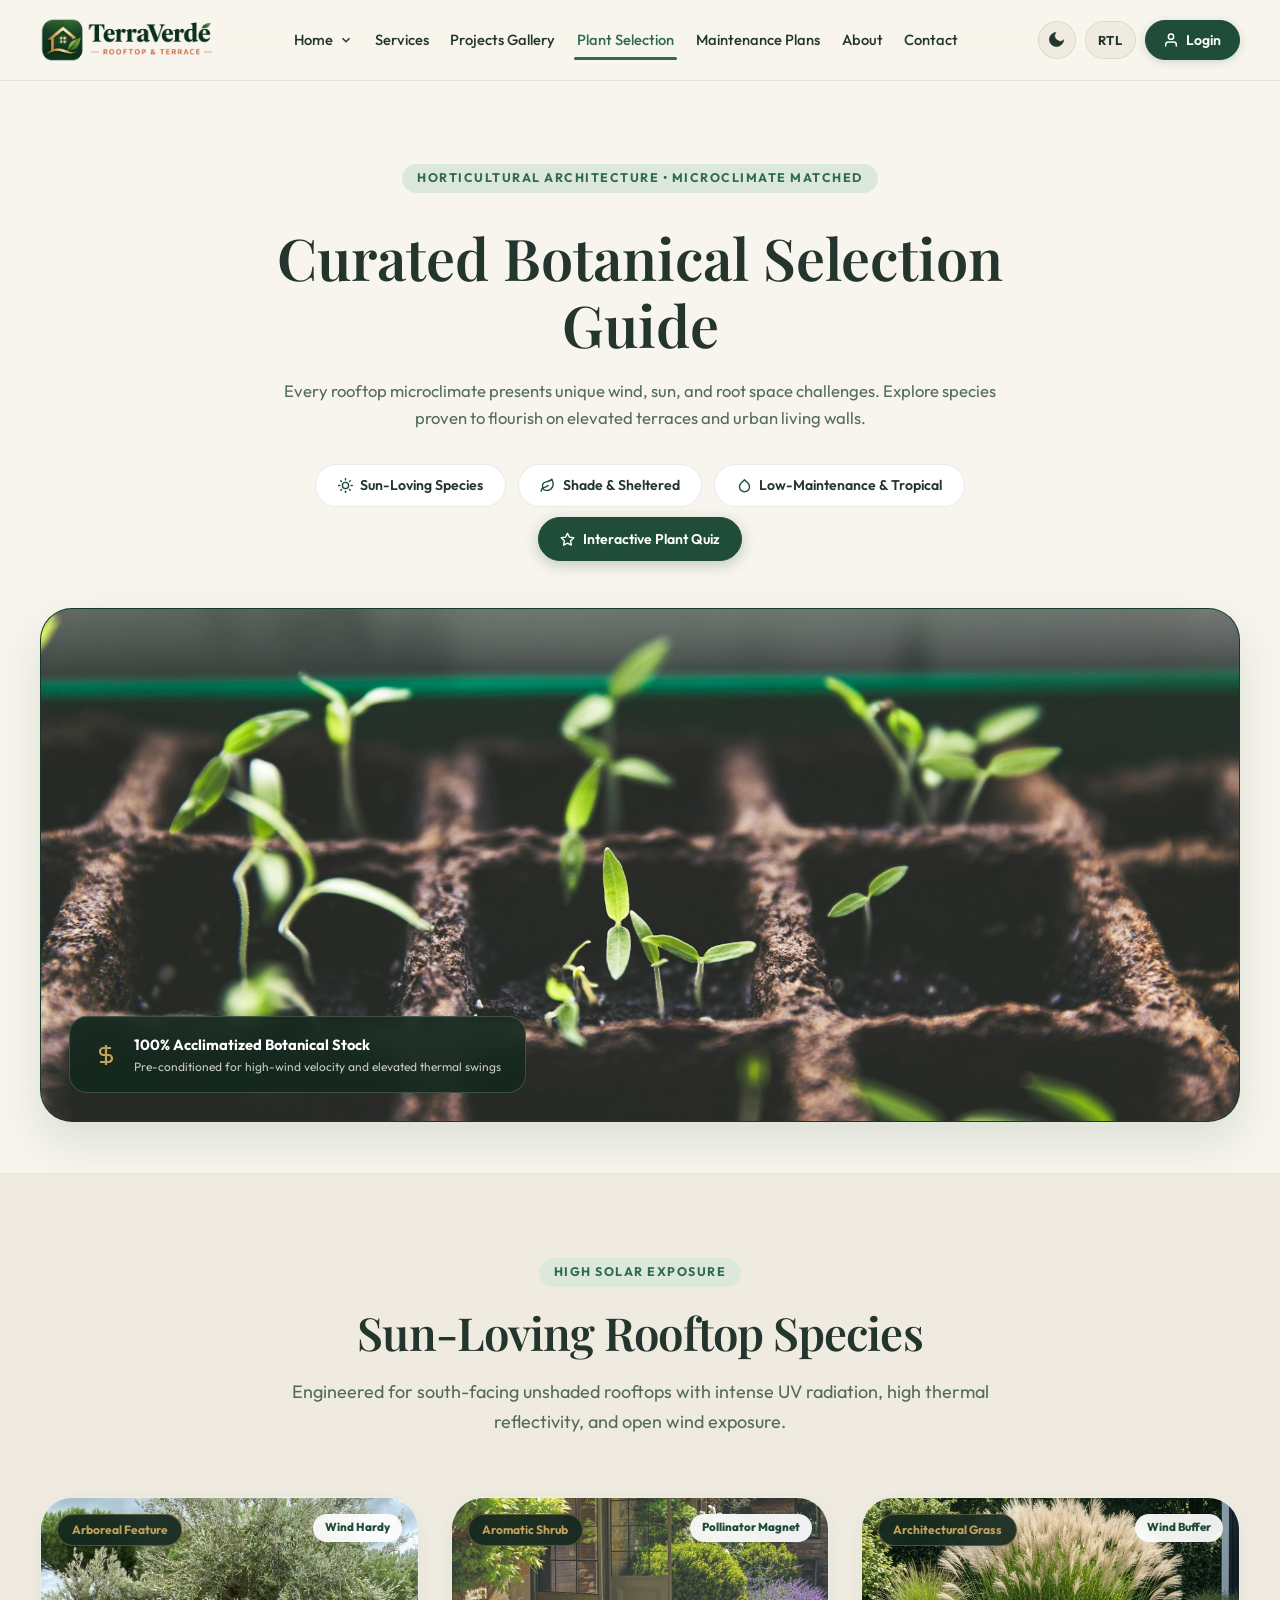
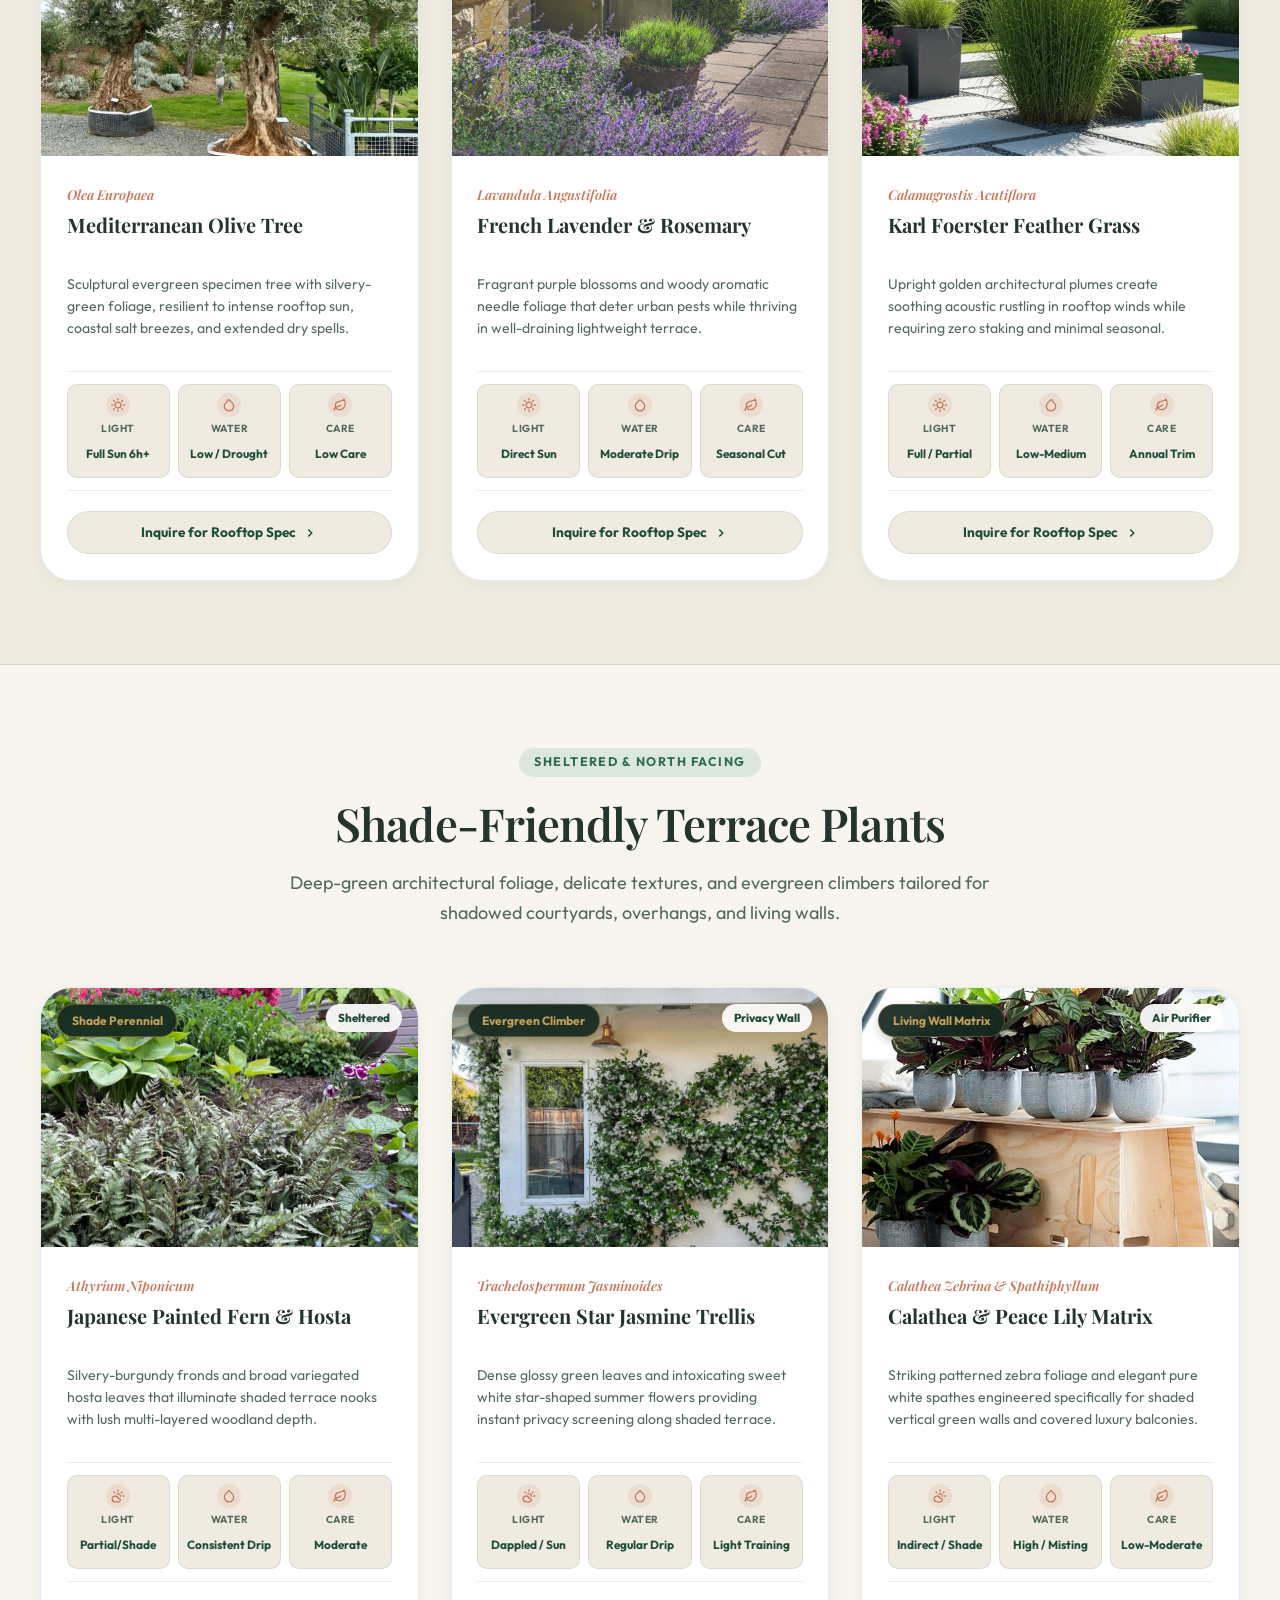
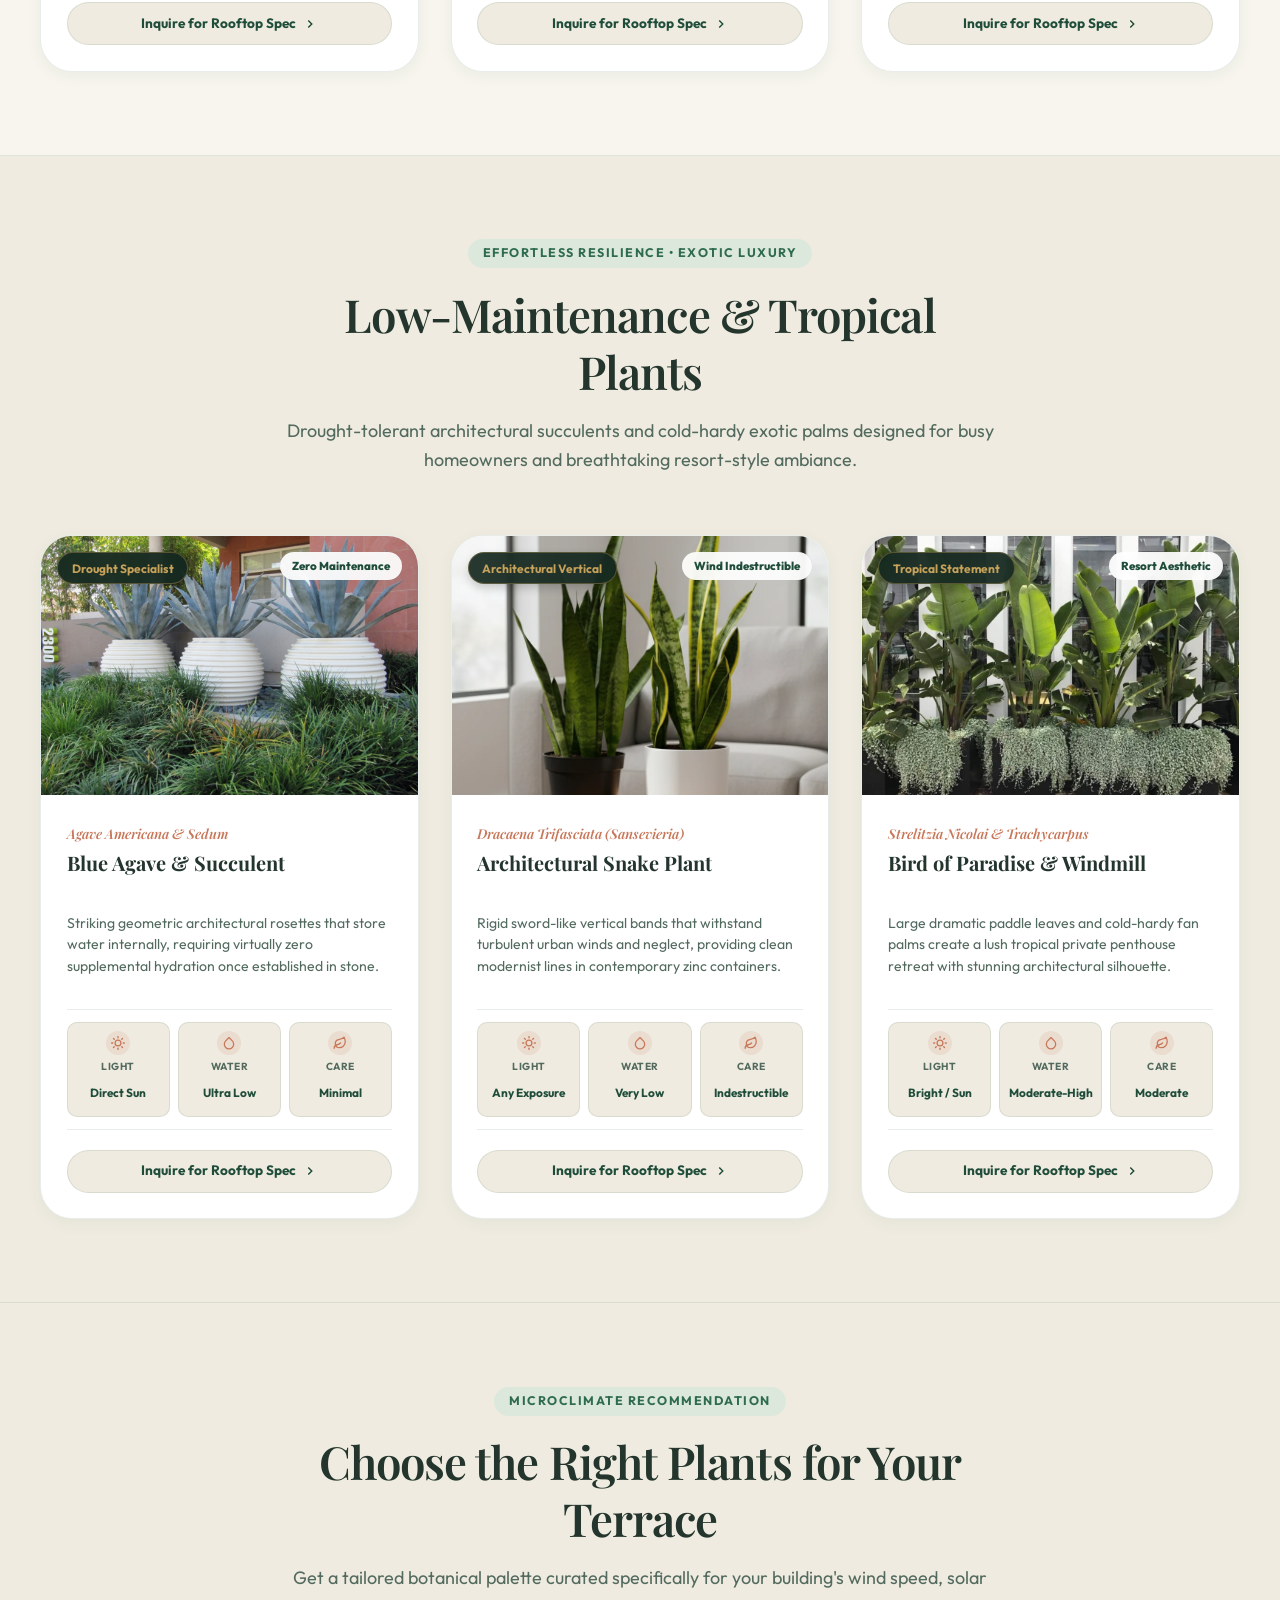
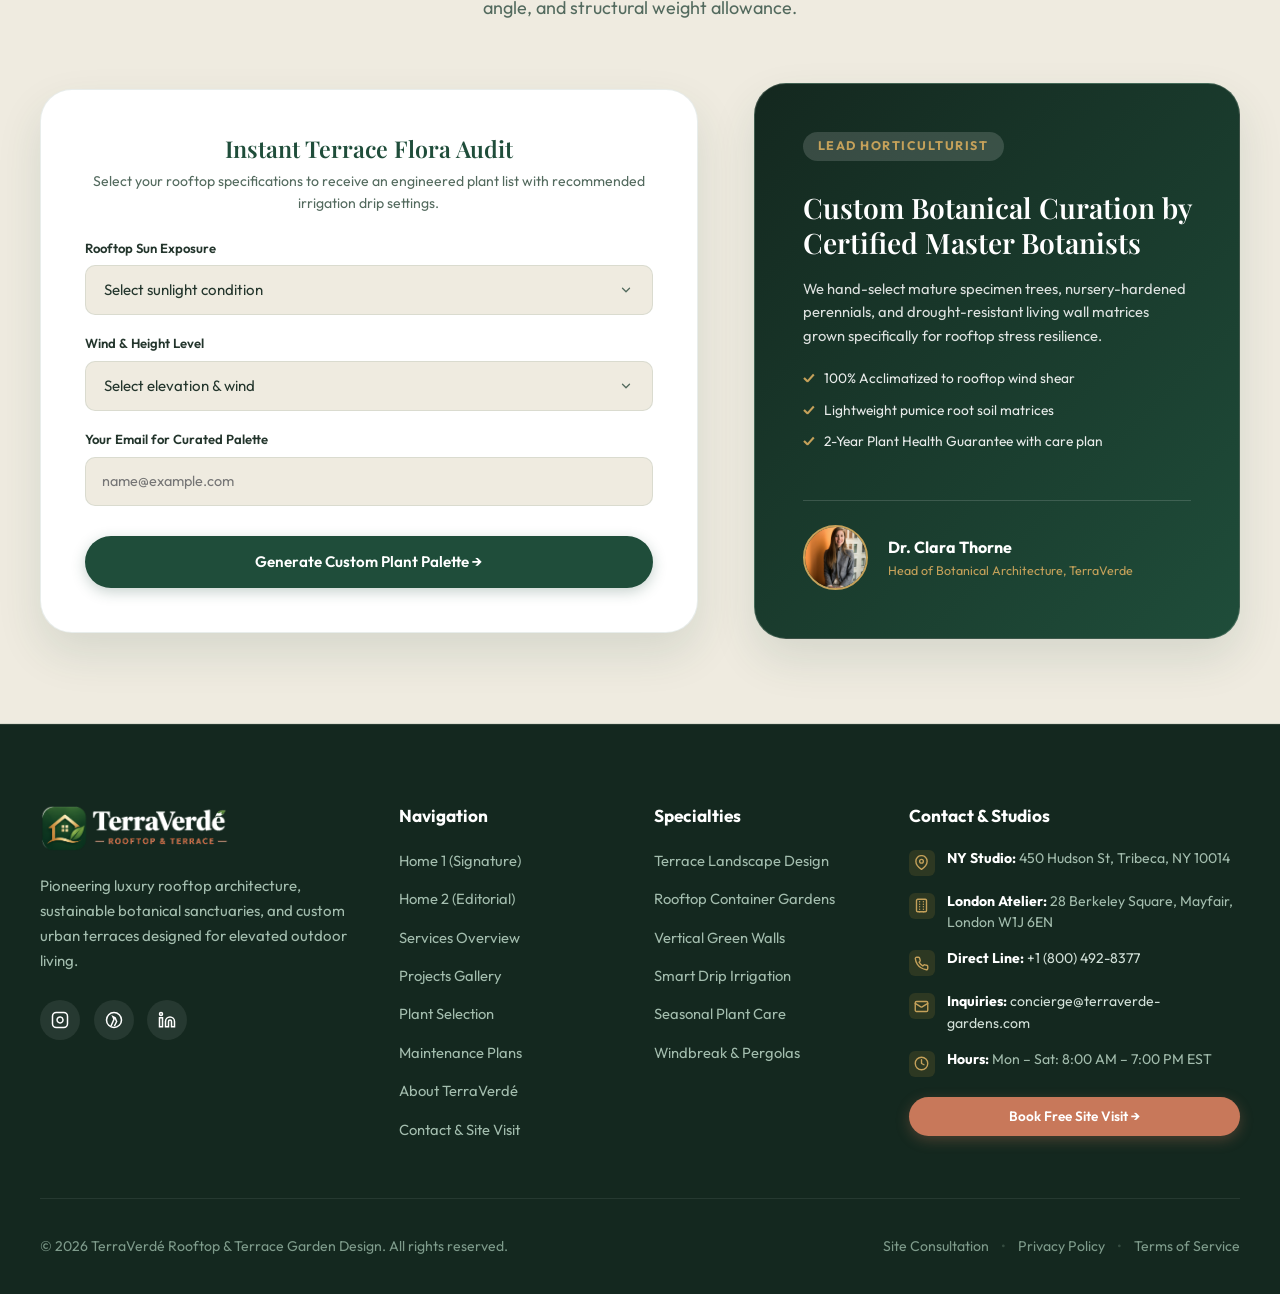
<file: plant-selection.html>
<!DOCTYPE html>
<html lang="en" dir="ltr" data-theme="light">

<head>
  <meta charset="UTF-8">
  <meta name="viewport" content="width=device-width, initial-scale=1.0">
  <title>Plant Selection Guide — Climate-Resilient Rooftop Flora | TerraVerde</title>
  <meta name="description"
    content="Discover curated botanical selections for rooftop terraces: sun-loving Mediterranean trees, shade-tolerant vertical species, and drought-hardy low-maintenance architectural plants.">

  <!-- Favicon -->
  <link rel="icon" type="image/png" href="assets/images/favicon.png">

  <!-- Google Fonts Preconnect & Stylesheet -->
  <link rel="preconnect" href="https://fonts.googleapis.com">
  <link rel="preconnect" href="https://fonts.gstatic.com" crossorigin>
  <link
    href="https://fonts.googleapis.com/css2?family=Playfair+Display:ital,wght@0,600;0,700;0,800;1,600&family=Plus+Jakarta+Sans:wght@400;500;600;700;800&display=swap"
    rel="stylesheet">

  <!-- Stylesheet -->
  <link rel="stylesheet" href="assets/css/style.css">
  <link rel="stylesheet" href="assets/css/responsive.css">
</head>

<body>

  <!-- ==========================================================================
       LUXURY BOTANICAL PRELOADER
       ========================================================================== -->
  <div class="tv-preloader" id="tvPreloader" role="status" aria-live="polite" aria-label="Loading TerraVerdé...">
    <div class="tv-preloader-backdrop">
      <div class="tv-preloader-orb tv-preloader-orb-1"></div>
      <div class="tv-preloader-orb tv-preloader-orb-2"></div>
      <div class="tv-preloader-orb tv-preloader-orb-3"></div>
    </div>

    <div class="tv-preloader-content">
      <div class="tv-preloader-emblem">
        <div class="tv-preloader-ring"></div>
        <div class="tv-preloader-ring-pulse"></div>
        <div class="tv-preloader-icon-wrap">
          <svg class="tv-preloader-leaf-svg" viewBox="0 0 64 64" fill="none" xmlns="http://www.w3.org/2000/svg">
            <defs>
              <linearGradient id="tvLeafGrad6" x1="0%" y1="100%" x2="100%" y2="0%">
                <stop offset="0%" stop-color="#1F4D3A" />
                <stop offset="50%" stop-color="#2F6B4F" />
                <stop offset="100%" stop-color="#C5A15A" />
              </linearGradient>
              <linearGradient id="tvGoldGrad6" x1="0%" y1="0%" x2="100%" y2="100%">
                <stop offset="0%" stop-color="#DFC48A" />
                <stop offset="100%" stop-color="#C5A15A" />
              </linearGradient>
            </defs>
            <path class="tv-path-stem" d="M32 58 V22" stroke="url(#tvLeafGrad6)" stroke-width="3"
              stroke-linecap="round" />
            <path class="tv-path-leaf-left" d="M32 38 C22 38 16 30 16 20 C24 20 32 26 32 38 Z" fill="url(#tvLeafGrad6)"
              fill-opacity="0.25" stroke="url(#tvGoldGrad6)" stroke-width="2.2" stroke-linejoin="round" />
            <path class="tv-path-leaf-right" d="M32 28 C42 28 48 20 48 10 C40 10 32 16 32 28 Z" fill="url(#tvLeafGrad6)"
              fill-opacity="0.35" stroke="url(#tvGoldGrad6)" stroke-width="2.2" stroke-linejoin="round" />
            <circle class="tv-path-bud" cx="32" cy="12" r="3.5" fill="url(#tvGoldGrad6)" />
          </svg>
        </div>
      </div>

      <div class="tv-preloader-brand">
        <h2 class="tv-preloader-title">TERRAVERDÉ</h2>
        <span class="tv-preloader-subtitle">Rooftop &amp; Terrace Architecture</span>
      </div>

      <div class="tv-preloader-progress-wrap">
        <div class="tv-preloader-progress-bar">
          <div class="tv-preloader-progress-fill" id="tvPreloaderFill"></div>
        </div>
        <div class="tv-preloader-meta">
          <span class="tv-preloader-status" id="tvPreloaderStatus">Cultivating Sanctuary...</span>
          <span class="tv-preloader-percent" id="tvPreloaderPercent">0%</span>
        </div>
      </div>
    </div>
  </div>

  <!-- ==========================================================================
       SITE HEADER & NAVIGATION
       ========================================================================== -->
  <header class="site-header" id="siteHeader">
    <div class="container">
      <nav class="navbar">

        <!-- Brand Logo -->
        <a href="index.html" class="brand-logo" id="brandLogo" aria-label="TerraVerdé Home">
          <img src="assets/images/logo-transparent.png" alt="TerraVerdé - Rooftop &amp; Terrace"
            class="brand-logo-img logo-light" width="165" height="48">
          <img src="assets/images/logo-dark.png" alt="TerraVerdé - Rooftop &amp; Terrace"
            class="brand-logo-img logo-dark" width="165" height="48">
        </a>

        <!-- Desktop Navigation Links -->
        <ul class="nav-desktop">
          <li class="nav-item-dropdown">
            <a href="index.html" class="nav-link dropdown-toggle-btn" id="homeDropdownBtn" aria-haspopup="true">
              <span>Home</span>
              <svg width="14" height="14" viewBox="0 0 24 24" fill="none" stroke="currentColor" stroke-width="2.5">
                <polyline points="6 9 12 15 18 9"></polyline>
              </svg>
            </a>
            <div class="dropdown-menu" aria-label="Home Submenu">
              <a href="index.html" class="dropdown-item">Home 1 (Signature)</a>
              <a href="home-2.html" class="dropdown-item">Home 2 (Editorial)</a>
            </div>
          </li>
          <li><a href="services.html" class="nav-link">Services</a></li>
          <li><a href="projects-gallery.html" class="nav-link">Projects Gallery</a></li>
          <li><a href="plant-selection.html" class="nav-link active">Plant Selection</a></li>
          <li><a href="maintenance-plans.html" class="nav-link">Maintenance Plans</a></li>
          <li><a href="about.html" class="nav-link">About</a></li>
          <li><a href="contact.html" class="nav-link">Contact</a></li>
        </ul>

        <!-- Right Side Controls & CTA & Login -->
        <div class="nav-controls">
          <button type="button" class="control-btn theme-toggle-btn" aria-label="Toggle dark/light theme"
            id="themeToggleBtn">
            <svg width="18" height="18" viewBox="0 0 24 24" fill="none" stroke="currentColor" stroke-width="2">
              <path d="M21 12.79A9 9 0 1 1 11.21 3 7 7 0 0 0 21 12.79z" />
            </svg>
          </button>

          <button type="button" class="control-btn rtl-toggle-btn" aria-label="Toggle text direction" id="rtlToggleBtn">
            RTL
          </button>

          <!-- Login Button in Navbar -->
          <a href="login.html" class="btn-login" id="navLoginBtn">
            <svg width="16" height="16" viewBox="0 0 24 24" fill="none" stroke="currentColor" stroke-width="2.2"
              stroke-linecap="round" stroke-linejoin="round">
              <path d="M20 21v-2a4 4 0 0 0-4-4H8a4 4 0 0 0-4 4v2"></path>
              <circle cx="12" cy="7" r="4"></circle>
            </svg>
            <span>Login</span>
          </a>

          <!-- Hamburger Button (Tablet & Mobile) -->
          <button type="button" class="hamburger-btn" aria-label="Open mobile menu" id="hamburgerBtn">
            <svg width="22" height="22" viewBox="0 0 24 24" fill="none" stroke="currentColor" stroke-width="2.2"
              stroke-linecap="round" stroke-linejoin="round">
              <line x1="3" y1="12" x2="21" y2="12"></line>
              <line x1="3" y1="6" x2="21" y2="6"></line>
              <line x1="3" y1="18" x2="21" y2="18"></line>
            </svg>
          </button>
        </div>

      </nav>
    </div>
  </header>

  <!-- Mobile Navigation Drawer Overlay -->
  <div class="mobile-nav-overlay" id="mobileNavOverlay">
    <div class="mobile-nav-drawer" id="mobileNavDrawer">

      <div class="mobile-drawer-header">
        <a href="index.html" class="brand-logo" aria-label="TerraVerdé Home">
          <img src="assets/images/logo-transparent.png" alt="TerraVerdé - Rooftop &amp; Terrace"
            class="brand-logo-img logo-light" width="145" height="42">
          <img src="assets/images/logo-dark.png" alt="TerraVerdé - Rooftop &amp; Terrace"
            class="brand-logo-img logo-dark" width="145" height="42">
        </a>
        <button type="button" class="btn-icon close-drawer-btn" aria-label="Close mobile menu" id="closeDrawerBtn">
          <svg width="18" height="18" viewBox="0 0 24 24" fill="none" stroke="currentColor" stroke-width="2.5"
            stroke-linecap="round" stroke-linejoin="round">
            <line x1="18" y1="6" x2="6" y2="18"></line>
            <line x1="6" y1="6" x2="18" y2="18"></line>
          </svg>
        </button>
      </div>

      <nav class="mobile-nav-links">
        <div class="mobile-dropdown-item">
          <a href="#" class="mobile-nav-link mobile-dropdown-toggle">
            <span>Home Variations</span>
            <svg class="dropdown-chevron" width="16" height="16" viewBox="0 0 24 24" fill="none" stroke="currentColor"
              stroke-width="2">
              <polyline points="6 9 12 15 18 9"></polyline>
            </svg>
          </a>
          <div class="mobile-sub-menu">
            <a href="index.html" class="mobile-sub-link">Home 1 (Signature)</a>
            <a href="home-2.html" class="mobile-sub-link">Home 2 (Editorial)</a>
          </div>
        </div>
        <a href="services.html" class="mobile-nav-link">Services</a>
        <a href="projects-gallery.html" class="mobile-nav-link">Projects Gallery</a>
        <a href="plant-selection.html" class="mobile-nav-link active">Plant Selection</a>
        <a href="maintenance-plans.html" class="mobile-nav-link">Maintenance Plans</a>
        <a href="about.html" class="mobile-nav-link">About</a>
        <a href="contact.html" class="mobile-nav-link">Contact</a>
      </nav>

      <div class="mobile-drawer-footer">
        <div class="mobile-controls-row">
          <button type="button" class="btn btn-secondary btn-sm theme-toggle-btn" style="flex: 1;">Toggle Theme</button>
          <button type="button" class="btn btn-secondary btn-sm rtl-toggle-btn" style="flex: 1;">RTL</button>
        </div>
        <a href="login.html" class="btn btn-primary mobile-login-btn" style="width: 100%;">
          <svg width="16" height="16" viewBox="0 0 24 24" fill="none" stroke="currentColor" stroke-width="2">
            <path d="M20 21v-2a4 4 0 0 0-4-4H8a4 4 0 0 0-4 4v2"></path>
            <circle cx="12" cy="7" r="4"></circle>
          </svg>
          <span>Client Portal Login</span>
        </a>
      </div>

    </div>
  </div>

  <main>
    <!-- ==========================================================================
         SECTION 1: PLANT SELECTION HERO
         ========================================================================== -->
    <section class="plant-hero-section" id="plantHeroSection">
      <div class="container">

        <div class="plant-hero-header">
          <span class="eyebrow">HORTICULTURAL ARCHITECTURE &bull; MICROCLIMATE MATCHED</span>
          <h1 class="plant-hero-title serif">Curated Botanical Selection Guide</h1>
          <p class="plant-hero-lead">
            Every rooftop microclimate presents unique wind, sun, and root space challenges. Explore species proven to
            flourish on elevated terraces and urban living walls.
          </p>

          <!-- Interactive Filter Jump Bar -->
          <div class="plant-filter-bar" id="plantFilterBar">
            <a href="#plantSunLovingSection" class="plant-filter-btn active"><svg width="15" height="15"
                viewBox="0 0 24 24" fill="none" stroke="currentColor" stroke-width="2.2" stroke-linecap="round"
                stroke-linejoin="round">
                <circle cx="12" cy="12" r="5"></circle>
                <line x1="12" y1="1" x2="12" y2="3"></line>
                <line x1="12" y1="21" x2="12" y2="23"></line>
                <line x1="4.22" y1="4.22" x2="5.64" y2="5.64"></line>
                <line x1="18.36" y1="18.36" x2="19.78" y2="19.78"></line>
                <line x1="1" y1="12" x2="3" y2="12"></line>
                <line x1="21" y1="12" x2="23" y2="12"></line>
                <line x1="4.22" y1="19.78" x2="5.64" y2="18.36"></line>
                <line x1="18.36" y1="5.64" x2="19.78" y2="4.22"></line>
              </svg> <span>Sun-Loving Species</span></a>
            <a href="#plantShadeFriendlySection" class="plant-filter-btn"><svg width="15" height="15"
                viewBox="0 0 24 24" fill="none" stroke="currentColor" stroke-width="2.2" stroke-linecap="round"
                stroke-linejoin="round">
                <path d="M11 20A7 7 0 0 1 9.8 6.1C15.5 5 17 4.48 19 2c1 2 2 4.18 2 8 0 5.5-4.78 10-10 10Z"></path>
                <path d="M2 21c0-3 1.85-5.36 5.08-6C9.5 14.52 12 13 13 12"></path>
              </svg> <span>Shade &amp; Sheltered</span></a>
            <a href="#plantLowMaintenanceSection" class="plant-filter-btn"><svg width="15" height="15"
                viewBox="0 0 24 24" fill="none" stroke="currentColor" stroke-width="2.2" stroke-linecap="round"
                stroke-linejoin="round">
                <path d="M12 2.69l5.66 5.66a8 8 0 1 1-11.31 0z"></path>
              </svg> <span>Low-Maintenance &amp; Tropical</span></a>
            <a href="#plantSelectorCtaSection" class="plant-filter-btn"><svg width="14" height="14" viewBox="0 0 24 24"
                fill="none" stroke="currentColor" stroke-width="2.2" stroke-linecap="round" stroke-linejoin="round">
                <polygon
                  points="12 2 15.09 8.26 22 9.27 17 14.14 18.18 21.02 12 17.77 5.82 21.02 7 14.14 2 9.27 8.91 8.26 12 2">
                </polygon>
              </svg> <span>Interactive Plant Quiz</span></a>
          </div>
        </div>

        <!-- Hero Botanical Nursery Banner -->
        <div class="srv-hero-media-banner">
          <img src="assets/images/plants/plant-guide-hero.jpg" alt="Botanical Nursery and Rooftop Garden Conservatory"
            loading="eager">
          <div class="srv-hero-floating-badge">
            <svg width="24" height="24" viewBox="0 0 24 24" fill="none" stroke="var(--warm-gold)" stroke-width="2.2">
              <path d="M12 2v20M17 5H9.5a3.5 3.5 0 0 0 0 7h5a3.5 3.5 0 0 1 0 7H6"></path>
            </svg>
            <div>
              <div style="font-weight: 700; font-size: 0.92rem; color: #FFFFFF;">100% Acclimatized Botanical Stock</div>
              <div style="font-size: 0.75rem; color: rgba(255,255,255,0.75);">Pre-conditioned for high-wind velocity and
                elevated thermal swings</div>
            </div>
          </div>
        </div>

      </div>
    </section>

    <!-- ==========================================================================
         SECTION 2: SUN-LOVING PLANTS
         ========================================================================== -->
    <section class="plant-section" id="plantSunLovingSection">
      <div class="container">

        <div class="section-header">
          <span class="eyebrow">HIGH SOLAR EXPOSURE</span>
          <h2 class="section-title serif">Sun-Loving Rooftop Species</h2>
          <p class="section-subtitle">
            Engineered for south-facing unshaded rooftops with intense UV radiation, high thermal reflectivity, and open
            wind exposure.
          </p>
        </div>

        <div class="plant-species-grid">

          <!-- Plant 1: Centenarian Olive Tree -->
          <article class="plant-species-card">
            <div class="plant-species-media">
              <img src="assets/images/plants/plant-sun-olive.jpg" alt="Mediterranean Olive Tree" loading="lazy">
              <span class="plant-badge-category">Arboreal Feature</span>
              <span class="plant-badge-wind">Wind Hardy</span>
            </div>
            <div class="plant-species-body">
              <span class="plant-botanical-name">Olea Europaea</span>
              <h3 class="plant-common-name serif">Mediterranean Olive Tree</h3>
              <p class="plant-desc-fixed">
                Sculptural evergreen specimen tree with silvery-green foliage, resilient to intense rooftop sun, coastal
                salt breezes, and extended dry spells.
              </p>

              <div class="plant-badges-row">
                <div class="plant-metric-box">
                  <span class="plant-metric-icon"><svg width="15" height="15" viewBox="0 0 24 24" fill="none"
                      stroke="currentColor" stroke-width="2.2" stroke-linecap="round" stroke-linejoin="round">
                      <circle cx="12" cy="12" r="5"></circle>
                      <line x1="12" y1="1" x2="12" y2="3"></line>
                      <line x1="12" y1="21" x2="12" y2="23"></line>
                      <line x1="4.22" y1="4.22" x2="5.64" y2="5.64"></line>
                      <line x1="18.36" y1="18.36" x2="19.78" y2="19.78"></line>
                      <line x1="1" y1="12" x2="3" y2="12"></line>
                      <line x1="21" y1="12" x2="23" y2="12"></line>
                      <line x1="4.22" y1="19.78" x2="5.64" y2="18.36"></line>
                      <line x1="18.36" y1="5.64" x2="19.78" y2="4.22"></line>
                    </svg></span>
                  <span class="plant-metric-title">Light</span>
                  <span class="plant-metric-value">Full Sun 6h+</span>
                </div>
                <div class="plant-metric-box">
                  <span class="plant-metric-icon"><svg width="15" height="15" viewBox="0 0 24 24" fill="none"
                      stroke="currentColor" stroke-width="2.2" stroke-linecap="round" stroke-linejoin="round">
                      <path d="M12 2.69l5.66 5.66a8 8 0 1 1-11.31 0z"></path>
                    </svg></span>
                  <span class="plant-metric-title">Water</span>
                  <span class="plant-metric-value">Low / Drought</span>
                </div>
                <div class="plant-metric-box">
                  <span class="plant-metric-icon"><svg width="15" height="15" viewBox="0 0 24 24" fill="none"
                      stroke="currentColor" stroke-width="2.2" stroke-linecap="round" stroke-linejoin="round">
                      <path d="M11 20A7 7 0 0 1 9.8 6.1C15.5 5 17 4.48 19 2c1 2 2 4.18 2 8 0 5.5-4.78 10-10 10Z"></path>
                      <path d="M2 21c0-3 1.85-5.36 5.08-6C9.5 14.52 12 13 13 12"></path>
                    </svg></span>
                  <span class="plant-metric-title">Care</span>
                  <span class="plant-metric-value">Low Care</span>
                </div>
              </div>

              <div class="plant-card-footer">
                <a href="#plantSelectorCtaSection" class="plant-inquire-btn">
                  <span>Inquire for Rooftop Spec</span>
                  <svg width="14" height="14" viewBox="0 0 24 24" fill="none" stroke="currentColor" stroke-width="2.5">
                    <polyline points="9 18 15 12 9 6"></polyline>
                  </svg>
                </a>
              </div>
            </div>
          </article>

          <!-- Plant 2: French Lavender & Rosemary -->
          <article class="plant-species-card">
            <div class="plant-species-media">
              <img src="assets/images/plants/plant-sun-lavender.jpg" alt="French Lavender and Rosemary" loading="lazy">
              <span class="plant-badge-category">Aromatic Shrub</span>
              <span class="plant-badge-wind">Pollinator Magnet</span>
            </div>
            <div class="plant-species-body">
              <span class="plant-botanical-name">Lavandula Angustifolia</span>
              <h3 class="plant-common-name serif">French Lavender &amp; Rosemary</h3>
              <p class="plant-desc-fixed">
                Fragrant purple blossoms and woody aromatic needle foliage that deter urban pests while thriving in
                well-draining lightweight terrace.
              </p>

              <div class="plant-badges-row">
                <div class="plant-metric-box">
                  <span class="plant-metric-icon"><svg width="15" height="15" viewBox="0 0 24 24" fill="none"
                      stroke="currentColor" stroke-width="2.2" stroke-linecap="round" stroke-linejoin="round">
                      <circle cx="12" cy="12" r="5"></circle>
                      <line x1="12" y1="1" x2="12" y2="3"></line>
                      <line x1="12" y1="21" x2="12" y2="23"></line>
                      <line x1="4.22" y1="4.22" x2="5.64" y2="5.64"></line>
                      <line x1="18.36" y1="18.36" x2="19.78" y2="19.78"></line>
                      <line x1="1" y1="12" x2="3" y2="12"></line>
                      <line x1="21" y1="12" x2="23" y2="12"></line>
                      <line x1="4.22" y1="19.78" x2="5.64" y2="18.36"></line>
                      <line x1="18.36" y1="5.64" x2="19.78" y2="4.22"></line>
                    </svg></span>
                  <span class="plant-metric-title">Light</span>
                  <span class="plant-metric-value">Direct Sun</span>
                </div>
                <div class="plant-metric-box">
                  <span class="plant-metric-icon"><svg width="15" height="15" viewBox="0 0 24 24" fill="none"
                      stroke="currentColor" stroke-width="2.2" stroke-linecap="round" stroke-linejoin="round">
                      <path d="M12 2.69l5.66 5.66a8 8 0 1 1-11.31 0z"></path>
                    </svg></span>
                  <span class="plant-metric-title">Water</span>
                  <span class="plant-metric-value">Moderate Drip</span>
                </div>
                <div class="plant-metric-box">
                  <span class="plant-metric-icon"><svg width="15" height="15" viewBox="0 0 24 24" fill="none"
                      stroke="currentColor" stroke-width="2.2" stroke-linecap="round" stroke-linejoin="round">
                      <path d="M11 20A7 7 0 0 1 9.8 6.1C15.5 5 17 4.48 19 2c1 2 2 4.18 2 8 0 5.5-4.78 10-10 10Z"></path>
                      <path d="M2 21c0-3 1.85-5.36 5.08-6C9.5 14.52 12 13 13 12"></path>
                    </svg></span>
                  <span class="plant-metric-title">Care</span>
                  <span class="plant-metric-value">Seasonal Cut</span>
                </div>
              </div>

              <div class="plant-card-footer">
                <a href="#plantSelectorCtaSection" class="plant-inquire-btn">
                  <span>Inquire for Rooftop Spec</span>
                  <svg width="14" height="14" viewBox="0 0 24 24" fill="none" stroke="currentColor" stroke-width="2.5">
                    <polyline points="9 18 15 12 9 6"></polyline>
                  </svg>
                </a>
              </div>
            </div>
          </article>

          <!-- Plant 3: Feather Reed Grass -->
          <article class="plant-species-card">
            <div class="plant-species-media">
              <img src="assets/images/plants/plant-sun-grasses.jpg" alt="Golden Feather Reed Grass" loading="lazy">
              <span class="plant-badge-category">Architectural Grass</span>
              <span class="plant-badge-wind">Wind Buffer</span>
            </div>
            <div class="plant-species-body">
              <span class="plant-botanical-name">Calamagrostis Acutiflora</span>
              <h3 class="plant-common-name serif">Karl Foerster Feather Grass</h3>
              <p class="plant-desc-fixed">
                Upright golden architectural plumes create soothing acoustic rustling in rooftop winds while requiring
                zero staking and minimal seasonal.
              </p>

              <div class="plant-badges-row">
                <div class="plant-metric-box">
                  <span class="plant-metric-icon"><svg width="15" height="15" viewBox="0 0 24 24" fill="none"
                      stroke="currentColor" stroke-width="2.2" stroke-linecap="round" stroke-linejoin="round">
                      <circle cx="12" cy="12" r="5"></circle>
                      <line x1="12" y1="1" x2="12" y2="3"></line>
                      <line x1="12" y1="21" x2="12" y2="23"></line>
                      <line x1="4.22" y1="4.22" x2="5.64" y2="5.64"></line>
                      <line x1="18.36" y1="18.36" x2="19.78" y2="19.78"></line>
                      <line x1="1" y1="12" x2="3" y2="12"></line>
                      <line x1="21" y1="12" x2="23" y2="12"></line>
                      <line x1="4.22" y1="19.78" x2="5.64" y2="18.36"></line>
                      <line x1="18.36" y1="5.64" x2="19.78" y2="4.22"></line>
                    </svg></span>
                  <span class="plant-metric-title">Light</span>
                  <span class="plant-metric-value">Full / Partial</span>
                </div>
                <div class="plant-metric-box">
                  <span class="plant-metric-icon"><svg width="15" height="15" viewBox="0 0 24 24" fill="none"
                      stroke="currentColor" stroke-width="2.2" stroke-linecap="round" stroke-linejoin="round">
                      <path d="M12 2.69l5.66 5.66a8 8 0 1 1-11.31 0z"></path>
                    </svg></span>
                  <span class="plant-metric-title">Water</span>
                  <span class="plant-metric-value">Low-Medium</span>
                </div>
                <div class="plant-metric-box">
                  <span class="plant-metric-icon"><svg width="15" height="15" viewBox="0 0 24 24" fill="none"
                      stroke="currentColor" stroke-width="2.2" stroke-linecap="round" stroke-linejoin="round">
                      <path d="M11 20A7 7 0 0 1 9.8 6.1C15.5 5 17 4.48 19 2c1 2 2 4.18 2 8 0 5.5-4.78 10-10 10Z"></path>
                      <path d="M2 21c0-3 1.85-5.36 5.08-6C9.5 14.52 12 13 13 12"></path>
                    </svg></span>
                  <span class="plant-metric-title">Care</span>
                  <span class="plant-metric-value">Annual Trim</span>
                </div>
              </div>

              <div class="plant-card-footer">
                <a href="#plantSelectorCtaSection" class="plant-inquire-btn">
                  <span>Inquire for Rooftop Spec</span>
                  <svg width="14" height="14" viewBox="0 0 24 24" fill="none" stroke="currentColor" stroke-width="2.5">
                    <polyline points="9 18 15 12 9 6"></polyline>
                  </svg>
                </a>
              </div>
            </div>
          </article>

        </div>

      </div>
    </section>

    <!-- ==========================================================================
         SECTION 3: SHADE-FRIENDLY PLANTS
         ========================================================================== -->
    <section class="plant-section" id="plantShadeFriendlySection">
      <div class="container">

        <div class="section-header">
          <span class="eyebrow">SHELTERED &amp; NORTH FACING</span>
          <h2 class="section-title serif">Shade-Friendly Terrace Plants</h2>
          <p class="section-subtitle">
            Deep-green architectural foliage, delicate textures, and evergreen climbers tailored for shadowed
            courtyards, overhangs, and living walls.
          </p>
        </div>

        <div class="plant-species-grid">

          <!-- Plant 4: Japanese Painted Fern & Hostas -->
          <article class="plant-species-card">
            <div class="plant-species-media">
              <img src="assets/images/plants/plant-shade-ferns.jpg" alt="Japanese Painted Ferns and Hostas"
                loading="lazy">
              <span class="plant-badge-category">Shade Perennial</span>
              <span class="plant-badge-wind">Sheltered</span>
            </div>
            <div class="plant-species-body">
              <span class="plant-botanical-name">Athyrium Niponicum</span>
              <h3 class="plant-common-name serif">Japanese Painted Fern &amp; Hosta</h3>
              <p class="plant-desc-fixed">
                Silvery-burgundy fronds and broad variegated hosta leaves that illuminate shaded terrace nooks with lush
                multi-layered woodland depth.
              </p>

              <div class="plant-badges-row">
                <div class="plant-metric-box">
                  <span class="plant-metric-icon"><svg width="15" height="15" viewBox="0 0 24 24" fill="none"
                      stroke="currentColor" stroke-width="2.2" stroke-linecap="round" stroke-linejoin="round">
                      <path d="M12 2v2"></path>
                      <path d="m4.93 4.93 1.41 1.41"></path>
                      <path d="M20 12h2"></path>
                      <path d="m19.07 4.93-1.41 1.41"></path>
                      <path d="M15.947 12.65a4 4 0 0 0-5.925-4.128"></path>
                      <path d="M13 22H7a5 5 0 1 1 4.9-6H13a3 3 0 0 1 0 6Z"></path>
                    </svg></span>
                  <span class="plant-metric-title">Light</span>
                  <span class="plant-metric-value">Partial/Shade</span>
                </div>
                <div class="plant-metric-box">
                  <span class="plant-metric-icon"><svg width="15" height="15" viewBox="0 0 24 24" fill="none"
                      stroke="currentColor" stroke-width="2.2" stroke-linecap="round" stroke-linejoin="round">
                      <path d="M12 2.69l5.66 5.66a8 8 0 1 1-11.31 0z"></path>
                    </svg></span>
                  <span class="plant-metric-title">Water</span>
                  <span class="plant-metric-value">Consistent Drip</span>
                </div>
                <div class="plant-metric-box">
                  <span class="plant-metric-icon"><svg width="15" height="15" viewBox="0 0 24 24" fill="none"
                      stroke="currentColor" stroke-width="2.2" stroke-linecap="round" stroke-linejoin="round">
                      <path d="M11 20A7 7 0 0 1 9.8 6.1C15.5 5 17 4.48 19 2c1 2 2 4.18 2 8 0 5.5-4.78 10-10 10Z"></path>
                      <path d="M2 21c0-3 1.85-5.36 5.08-6C9.5 14.52 12 13 13 12"></path>
                    </svg></span>
                  <span class="plant-metric-title">Care</span>
                  <span class="plant-metric-value">Moderate</span>
                </div>
              </div>

              <div class="plant-card-footer">
                <a href="#plantSelectorCtaSection" class="plant-inquire-btn">
                  <span>Inquire for Rooftop Spec</span>
                  <svg width="14" height="14" viewBox="0 0 24 24" fill="none" stroke="currentColor" stroke-width="2.5">
                    <polyline points="9 18 15 12 9 6"></polyline>
                  </svg>
                </a>
              </div>
            </div>
          </article>

          <!-- Plant 5: Star Jasmine & English Ivy -->
          <article class="plant-species-card">
            <div class="plant-species-media">
              <img src="assets/images/plants/plant-shade-ivy.jpg" alt="Star Jasmine and English Ivy" loading="lazy">
              <span class="plant-badge-category">Evergreen Climber</span>
              <span class="plant-badge-wind">Privacy Wall</span>
            </div>
            <div class="plant-species-body">
              <span class="plant-botanical-name">Trachelospermum Jasminoides</span>
              <h3 class="plant-common-name serif">Evergreen Star Jasmine Trellis</h3>
              <p class="plant-desc-fixed">
                Dense glossy green leaves and intoxicating sweet white star-shaped summer flowers providing instant
                privacy screening along shaded terrace.
              </p>

              <div class="plant-badges-row">
                <div class="plant-metric-box">
                  <span class="plant-metric-icon"><svg width="15" height="15" viewBox="0 0 24 24" fill="none"
                      stroke="currentColor" stroke-width="2.2" stroke-linecap="round" stroke-linejoin="round">
                      <path d="M12 2v2"></path>
                      <path d="m4.93 4.93 1.41 1.41"></path>
                      <path d="M20 12h2"></path>
                      <path d="m19.07 4.93-1.41 1.41"></path>
                      <path d="M15.947 12.65a4 4 0 0 0-5.925-4.128"></path>
                      <path d="M13 22H7a5 5 0 1 1 4.9-6H13a3 3 0 0 1 0 6Z"></path>
                    </svg></span>
                  <span class="plant-metric-title">Light</span>
                  <span class="plant-metric-value">Dappled / Sun</span>
                </div>
                <div class="plant-metric-box">
                  <span class="plant-metric-icon"><svg width="15" height="15" viewBox="0 0 24 24" fill="none"
                      stroke="currentColor" stroke-width="2.2" stroke-linecap="round" stroke-linejoin="round">
                      <path d="M12 2.69l5.66 5.66a8 8 0 1 1-11.31 0z"></path>
                    </svg></span>
                  <span class="plant-metric-title">Water</span>
                  <span class="plant-metric-value">Regular Drip</span>
                </div>
                <div class="plant-metric-box">
                  <span class="plant-metric-icon"><svg width="15" height="15" viewBox="0 0 24 24" fill="none"
                      stroke="currentColor" stroke-width="2.2" stroke-linecap="round" stroke-linejoin="round">
                      <path d="M11 20A7 7 0 0 1 9.8 6.1C15.5 5 17 4.48 19 2c1 2 2 4.18 2 8 0 5.5-4.78 10-10 10Z"></path>
                      <path d="M2 21c0-3 1.85-5.36 5.08-6C9.5 14.52 12 13 13 12"></path>
                    </svg></span>
                  <span class="plant-metric-title">Care</span>
                  <span class="plant-metric-value">Light Training</span>
                </div>
              </div>

              <div class="plant-card-footer">
                <a href="#plantSelectorCtaSection" class="plant-inquire-btn">
                  <span>Inquire for Rooftop Spec</span>
                  <svg width="14" height="14" viewBox="0 0 24 24" fill="none" stroke="currentColor" stroke-width="2.5">
                    <polyline points="9 18 15 12 9 6"></polyline>
                  </svg>
                </a>
              </div>
            </div>
          </article>

          <!-- Plant 6: Calathea & Peace Lily -->
          <article class="plant-species-card">
            <div class="plant-species-media">
              <img src="assets/images/plants/plant-shade-calathea.jpg" alt="Calathea and Peace Lily Matrix"
                loading="lazy">
              <span class="plant-badge-category">Living Wall Matrix</span>
              <span class="plant-badge-wind">Air Purifier</span>
            </div>
            <div class="plant-species-body">
              <span class="plant-botanical-name">Calathea Zebrina &amp; Spathiphyllum</span>
              <h3 class="plant-common-name serif">Calathea &amp; Peace Lily Matrix</h3>
              <p class="plant-desc-fixed">
                Striking patterned zebra foliage and elegant pure white spathes engineered specifically for shaded
                vertical green walls and covered luxury balconies.
              </p>

              <div class="plant-badges-row">
                <div class="plant-metric-box">
                  <span class="plant-metric-icon"><svg width="15" height="15" viewBox="0 0 24 24" fill="none"
                      stroke="currentColor" stroke-width="2.2" stroke-linecap="round" stroke-linejoin="round">
                      <path d="M12 2v2"></path>
                      <path d="m4.93 4.93 1.41 1.41"></path>
                      <path d="M20 12h2"></path>
                      <path d="m19.07 4.93-1.41 1.41"></path>
                      <path d="M15.947 12.65a4 4 0 0 0-5.925-4.128"></path>
                      <path d="M13 22H7a5 5 0 1 1 4.9-6H13a3 3 0 0 1 0 6Z"></path>
                    </svg></span>
                  <span class="plant-metric-title">Light</span>
                  <span class="plant-metric-value">Indirect / Shade</span>
                </div>
                <div class="plant-metric-box">
                  <span class="plant-metric-icon"><svg width="15" height="15" viewBox="0 0 24 24" fill="none"
                      stroke="currentColor" stroke-width="2.2" stroke-linecap="round" stroke-linejoin="round">
                      <path d="M12 2.69l5.66 5.66a8 8 0 1 1-11.31 0z"></path>
                    </svg></span>
                  <span class="plant-metric-title">Water</span>
                  <span class="plant-metric-value">High / Misting</span>
                </div>
                <div class="plant-metric-box">
                  <span class="plant-metric-icon"><svg width="15" height="15" viewBox="0 0 24 24" fill="none"
                      stroke="currentColor" stroke-width="2.2" stroke-linecap="round" stroke-linejoin="round">
                      <path d="M11 20A7 7 0 0 1 9.8 6.1C15.5 5 17 4.48 19 2c1 2 2 4.18 2 8 0 5.5-4.78 10-10 10Z"></path>
                      <path d="M2 21c0-3 1.85-5.36 5.08-6C9.5 14.52 12 13 13 12"></path>
                    </svg></span>
                  <span class="plant-metric-title">Care</span>
                  <span class="plant-metric-value">Low-Moderate</span>
                </div>
              </div>

              <div class="plant-card-footer">
                <a href="#plantSelectorCtaSection" class="plant-inquire-btn">
                  <span>Inquire for Rooftop Spec</span>
                  <svg width="14" height="14" viewBox="0 0 24 24" fill="none" stroke="currentColor" stroke-width="2.5">
                    <polyline points="9 18 15 12 9 6"></polyline>
                  </svg>
                </a>
              </div>
            </div>
          </article>

        </div>

      </div>
    </section>

    <!-- ==========================================================================
         SECTION 4: LOW-MAINTENANCE + TROPICAL PLANTS
         ========================================================================== -->
    <section class="plant-section" id="plantLowMaintenanceSection">
      <div class="container">

        <div class="section-header">
          <span class="eyebrow">EFFORTLESS RESILIENCE &bull; EXOTIC LUXURY</span>
          <h2 class="section-title serif">Low-Maintenance &amp; Tropical Plants</h2>
          <p class="section-subtitle">
            Drought-tolerant architectural succulents and cold-hardy exotic palms designed for busy homeowners and
            breathtaking resort-style ambiance.
          </p>
        </div>

        <div class="plant-species-grid">

          <!-- Plant 7: Blue Agave & Succulent Matrix -->
          <article class="plant-species-card">
            <div class="plant-species-media">
              <img src="assets/images/plants/plant-low-agave.jpg" alt="Blue Agave and Architectural Succulents"
                loading="lazy">
              <span class="plant-badge-category">Drought Specialist</span>
              <span class="plant-badge-wind">Zero Maintenance</span>
            </div>
            <div class="plant-species-body">
              <span class="plant-botanical-name">Agave Americana &amp; Sedum</span>
              <h3 class="plant-common-name serif">Blue Agave &amp; Succulent</h3>
              <p class="plant-desc-fixed">
                Striking geometric architectural rosettes that store water internally, requiring virtually zero
                supplemental hydration once established in stone.
              </p>

              <div class="plant-badges-row">
                <div class="plant-metric-box">
                  <span class="plant-metric-icon"><svg width="15" height="15" viewBox="0 0 24 24" fill="none"
                      stroke="currentColor" stroke-width="2.2" stroke-linecap="round" stroke-linejoin="round">
                      <circle cx="12" cy="12" r="5"></circle>
                      <line x1="12" y1="1" x2="12" y2="3"></line>
                      <line x1="12" y1="21" x2="12" y2="23"></line>
                      <line x1="4.22" y1="4.22" x2="5.64" y2="5.64"></line>
                      <line x1="18.36" y1="18.36" x2="19.78" y2="19.78"></line>
                      <line x1="1" y1="12" x2="3" y2="12"></line>
                      <line x1="21" y1="12" x2="23" y2="12"></line>
                      <line x1="4.22" y1="19.78" x2="5.64" y2="18.36"></line>
                      <line x1="18.36" y1="5.64" x2="19.78" y2="4.22"></line>
                    </svg></span>
                  <span class="plant-metric-title">Light</span>
                  <span class="plant-metric-value">Direct Sun</span>
                </div>
                <div class="plant-metric-box">
                  <span class="plant-metric-icon"><svg width="15" height="15" viewBox="0 0 24 24" fill="none"
                      stroke="currentColor" stroke-width="2.2" stroke-linecap="round" stroke-linejoin="round">
                      <path d="M12 2.69l5.66 5.66a8 8 0 1 1-11.31 0z"></path>
                    </svg></span>
                  <span class="plant-metric-title">Water</span>
                  <span class="plant-metric-value">Ultra Low</span>
                </div>
                <div class="plant-metric-box">
                  <span class="plant-metric-icon"><svg width="15" height="15" viewBox="0 0 24 24" fill="none"
                      stroke="currentColor" stroke-width="2.2" stroke-linecap="round" stroke-linejoin="round">
                      <path d="M11 20A7 7 0 0 1 9.8 6.1C15.5 5 17 4.48 19 2c1 2 2 4.18 2 8 0 5.5-4.78 10-10 10Z"></path>
                      <path d="M2 21c0-3 1.85-5.36 5.08-6C9.5 14.52 12 13 13 12"></path>
                    </svg></span>
                  <span class="plant-metric-title">Care</span>
                  <span class="plant-metric-value">Minimal</span>
                </div>
              </div>

              <div class="plant-card-footer">
                <a href="#plantSelectorCtaSection" class="plant-inquire-btn">
                  <span>Inquire for Rooftop Spec</span>
                  <svg width="14" height="14" viewBox="0 0 24 24" fill="none" stroke="currentColor" stroke-width="2.5">
                    <polyline points="9 18 15 12 9 6"></polyline>
                  </svg>
                </a>
              </div>
            </div>
          </article>

          <!-- Plant 8: Wind-Resistant Snake Plant Array -->
          <article class="plant-species-card">
            <div class="plant-species-media">
              <img src="assets/images/plants/plant-low-sansevieria.jpg" alt="Wind-Resistant Snake Plant Array"
                loading="lazy">
              <span class="plant-badge-category">Architectural Vertical</span>
              <span class="plant-badge-wind">Wind Indestructible</span>
            </div>
            <div class="plant-species-body">
              <span class="plant-botanical-name">Dracaena Trifasciata (Sansevieria)</span>
              <h3 class="plant-common-name serif">Architectural Snake Plant</h3>
              <p class="plant-desc-fixed">
                Rigid sword-like vertical bands that withstand turbulent urban winds and neglect, providing clean
                modernist lines in contemporary zinc containers.
              </p>

              <div class="plant-badges-row">
                <div class="plant-metric-box">
                  <span class="plant-metric-icon"><svg width="15" height="15" viewBox="0 0 24 24" fill="none"
                      stroke="currentColor" stroke-width="2.2" stroke-linecap="round" stroke-linejoin="round">
                      <circle cx="12" cy="12" r="5"></circle>
                      <line x1="12" y1="1" x2="12" y2="3"></line>
                      <line x1="12" y1="21" x2="12" y2="23"></line>
                      <line x1="4.22" y1="4.22" x2="5.64" y2="5.64"></line>
                      <line x1="18.36" y1="18.36" x2="19.78" y2="19.78"></line>
                      <line x1="1" y1="12" x2="3" y2="12"></line>
                      <line x1="21" y1="12" x2="23" y2="12"></line>
                      <line x1="4.22" y1="19.78" x2="5.64" y2="18.36"></line>
                      <line x1="18.36" y1="5.64" x2="19.78" y2="4.22"></line>
                    </svg></span>
                  <span class="plant-metric-title">Light</span>
                  <span class="plant-metric-value">Any Exposure</span>
                </div>
                <div class="plant-metric-box">
                  <span class="plant-metric-icon"><svg width="15" height="15" viewBox="0 0 24 24" fill="none"
                      stroke="currentColor" stroke-width="2.2" stroke-linecap="round" stroke-linejoin="round">
                      <path d="M12 2.69l5.66 5.66a8 8 0 1 1-11.31 0z"></path>
                    </svg></span>
                  <span class="plant-metric-title">Water</span>
                  <span class="plant-metric-value">Very Low</span>
                </div>
                <div class="plant-metric-box">
                  <span class="plant-metric-icon"><svg width="15" height="15" viewBox="0 0 24 24" fill="none"
                      stroke="currentColor" stroke-width="2.2" stroke-linecap="round" stroke-linejoin="round">
                      <path d="M11 20A7 7 0 0 1 9.8 6.1C15.5 5 17 4.48 19 2c1 2 2 4.18 2 8 0 5.5-4.78 10-10 10Z"></path>
                      <path d="M2 21c0-3 1.85-5.36 5.08-6C9.5 14.52 12 13 13 12"></path>
                    </svg></span>
                  <span class="plant-metric-title">Care</span>
                  <span class="plant-metric-value">Indestructible</span>
                </div>
              </div>

              <div class="plant-card-footer">
                <a href="#plantSelectorCtaSection" class="plant-inquire-btn">
                  <span>Inquire for Rooftop Spec</span>
                  <svg width="14" height="14" viewBox="0 0 24 24" fill="none" stroke="currentColor" stroke-width="2.5">
                    <polyline points="9 18 15 12 9 6"></polyline>
                  </svg>
                </a>
              </div>
            </div>
          </article>

          <!-- Plant 9: Exotic Bird of Paradise & Palm -->
          <article class="plant-species-card">
            <div class="plant-species-media">
              <img src="assets/images/plants/plant-trop-palm.jpg" alt="Bird of Paradise and Windmill Palm"
                loading="lazy">
              <span class="plant-badge-category">Tropical Statement</span>
              <span class="plant-badge-wind">Resort Aesthetic</span>
            </div>
            <div class="plant-species-body">
              <span class="plant-botanical-name">Strelitzia Nicolai &amp; Trachycarpus</span>
              <h3 class="plant-common-name serif">Bird of Paradise &amp; Windmill</h3>
              <p class="plant-desc-fixed">
                Large dramatic paddle leaves and cold-hardy fan palms create a lush tropical private penthouse retreat
                with stunning architectural silhouette.
              </p>

              <div class="plant-badges-row">
                <div class="plant-metric-box">
                  <span class="plant-metric-icon"><svg width="15" height="15" viewBox="0 0 24 24" fill="none"
                      stroke="currentColor" stroke-width="2.2" stroke-linecap="round" stroke-linejoin="round">
                      <circle cx="12" cy="12" r="5"></circle>
                      <line x1="12" y1="1" x2="12" y2="3"></line>
                      <line x1="12" y1="21" x2="12" y2="23"></line>
                      <line x1="4.22" y1="4.22" x2="5.64" y2="5.64"></line>
                      <line x1="18.36" y1="18.36" x2="19.78" y2="19.78"></line>
                      <line x1="1" y1="12" x2="3" y2="12"></line>
                      <line x1="21" y1="12" x2="23" y2="12"></line>
                      <line x1="4.22" y1="19.78" x2="5.64" y2="18.36"></line>
                      <line x1="18.36" y1="5.64" x2="19.78" y2="4.22"></line>
                    </svg></span>
                  <span class="plant-metric-title">Light</span>
                  <span class="plant-metric-value">Bright / Sun</span>
                </div>
                <div class="plant-metric-box">
                  <span class="plant-metric-icon"><svg width="15" height="15" viewBox="0 0 24 24" fill="none"
                      stroke="currentColor" stroke-width="2.2" stroke-linecap="round" stroke-linejoin="round">
                      <path d="M12 2.69l5.66 5.66a8 8 0 1 1-11.31 0z"></path>
                    </svg></span>
                  <span class="plant-metric-title">Water</span>
                  <span class="plant-metric-value">Moderate-High</span>
                </div>
                <div class="plant-metric-box">
                  <span class="plant-metric-icon"><svg width="15" height="15" viewBox="0 0 24 24" fill="none"
                      stroke="currentColor" stroke-width="2.2" stroke-linecap="round" stroke-linejoin="round">
                      <path d="M11 20A7 7 0 0 1 9.8 6.1C15.5 5 17 4.48 19 2c1 2 2 4.18 2 8 0 5.5-4.78 10-10 10Z"></path>
                      <path d="M2 21c0-3 1.85-5.36 5.08-6C9.5 14.52 12 13 13 12"></path>
                    </svg></span>
                  <span class="plant-metric-title">Care</span>
                  <span class="plant-metric-value">Moderate</span>
                </div>
              </div>

              <div class="plant-card-footer">
                <a href="#plantSelectorCtaSection" class="plant-inquire-btn">
                  <span>Inquire for Rooftop Spec</span>
                  <svg width="14" height="14" viewBox="0 0 24 24" fill="none" stroke="currentColor" stroke-width="2.5">
                    <polyline points="9 18 15 12 9 6"></polyline>
                  </svg>
                </a>
              </div>
            </div>
          </article>

        </div>

      </div>
    </section>

    <!-- ==========================================================================
         SECTION 5: CHOOSE THE RIGHT PLANTS FOR YOUR TERRACE CTA
         ========================================================================== -->
    <section class="plant-section" id="plantSelectorCtaSection" style="background: var(--bg-surface-alt);">
      <div class="container">

        <div class="section-header">
          <span class="eyebrow">MICROCLIMATE RECOMMENDATION</span>
          <h2 class="section-title serif">Choose the Right Plants for Your Terrace</h2>
          <p class="section-subtitle">
            Get a tailored botanical palette curated specifically for your building's wind speed, solar angle, and
            structural weight allowance.
          </p>
        </div>

        <div class="plant-selector-cta-grid">

          <!-- Interactive Plant Palette Quiz / Recommendation Form -->
          <div class="plant-quiz-card">
            <h3 class="serif plant-quiz-title">
              Instant Terrace Flora Audit
            </h3>
            <p class="plant-quiz-lead">
              Select your rooftop specifications to receive an engineered plant list with recommended irrigation drip
              settings.
            </p>

            <form id="plantAuditForm"
              onsubmit="event.preventDefault(); alert('Botanical Palette Generated! A personalized care guide and recommended container layout has been sent to your email.'); this.reset();">
              <div class="h2-form-group">
                <label class="h2-form-label" for="plantSunExposure">Rooftop Sun Exposure</label>
                <select id="plantSunExposure" class="h2-form-select" required>
                  <option value="" disabled selected>Select sunlight condition</option>
                  <option value="full-sun">Blazing Full Sun (&gt; 6 hrs/day)</option>
                  <option value="partial-sun">Partial Sun / Morning Light (3-6 hrs/day)</option>
                  <option value="shaded">Sheltered / High-Rise Shade (&lt; 3 hrs/day)</option>
                </select>
              </div>

              <div class="h2-form-group">
                <label class="h2-form-label" for="plantWindLevel">Wind &amp; Height Level</label>
                <select id="plantWindLevel" class="h2-form-select" required>
                  <option value="" disabled selected>Select elevation &amp; wind</option>
                  <option value="high-wind">High-Rise Penthouse (High Wind 15+ Floors)</option>
                  <option value="moderate-wind">Mid-Rise Terrace (Moderate Wind 4-15 Floors)</option>
                  <option value="sheltered-wind">Courtyard / Ground-4th Floor (Sheltered)</option>
                </select>
              </div>

              <div class="h2-form-group">
                <label class="h2-form-label" for="plantUserEmail">Your Email for Curated Palette</label>
                <input type="email" id="plantUserEmail" class="h2-form-input" placeholder="name@example.com" required>
              </div>

              <button type="submit" class="btn btn-primary"
                style="width: 100%; justify-content: center; margin-top: 0.75rem;">
                <span>Generate Custom Plant Palette &rarr;</span>
              </button>
            </form>
          </div>

          <!-- Botanist Expert Consultation Spotlight Card -->
          <div class="plant-botanist-showcase">
            <span class="eyebrow"
              style="background: rgba(255,255,255,0.15); color: var(--warm-gold); align-self: flex-start;">LEAD
              HORTICULTURIST</span>
            <h3 class="serif" style="color: #FFFFFF; font-size: clamp(1.5rem, 2.2vw, 1.95rem); margin: 0.75rem 0 1rem;">
              Custom Botanical Curation by Certified Master Botanists
            </h3>
            <p style="color: rgba(255,255,255,0.85); font-size: 0.92rem; line-height: 1.6; margin-bottom: 1.25rem;">
              We hand-select mature specimen trees, nursery-hardened perennials, and drought-resistant living wall
              matrices grown specifically for rooftop stress resilience.
            </p>

            <ul
              style="color: rgba(255,255,255,0.9); font-size: 0.86rem; display: flex; flex-direction: column; gap: 0.6rem; margin-bottom: 1.5rem;">
              <li style="display: flex; align-items: center; gap: 0.6rem;"><span
                  style="color: var(--warm-gold); font-weight: 800;">✓</span> 100% Acclimatized to rooftop wind shear
              </li>
              <li style="display: flex; align-items: center; gap: 0.6rem;"><span
                  style="color: var(--warm-gold); font-weight: 800;">✓</span> Lightweight pumice root soil matrices</li>
              <li style="display: flex; align-items: center; gap: 0.6rem;"><span
                  style="color: var(--warm-gold); font-weight: 800;">✓</span> 2-Year Plant Health Guarantee with care
                plan</li>
            </ul>

            <div class="plant-botanist-avatar-row">
              <div class="plant-botanist-img">
                <img src="assets/images/plants/plant-cta-botanist.jpg" alt="Senior Landscape Botanist">
              </div>
              <div>
                <div style="font-weight: 700; font-size: 1rem; color: #FFFFFF;">Dr. Clara Thorne</div>
                <div style="font-size: 0.78rem; color: var(--warm-gold);">Head of Botanical Architecture, TerraVerde
                </div>
              </div>
            </div>
          </div>

        </div>

      </div>
    </section>
  </main>

  <!-- ==========================================================================
       SITE FOOTER
       ========================================================================== -->
  <footer class="site-footer" id="siteFooter">
    <div class="container">

      <div class="footer-grid">

        <!-- Column 1: Brand Info & Socials -->
        <div class="footer-brand">
          <a href="index.html" class="brand-logo" aria-label="TerraVerdé Home">
            <img src="assets/images/logo-transparent.png" alt="TerraVerdé - Rooftop &amp; Terrace"
              class="brand-logo-img logo-light" width="165" height="48">
            <img src="assets/images/logo-dark.png" alt="TerraVerdé - Rooftop &amp; Terrace"
              class="brand-logo-img logo-dark" width="165" height="48">
          </a>
          <p class="footer-desc">
            Pioneering luxury rooftop architecture, sustainable botanical sanctuaries, and custom urban terraces
            designed for elevated outdoor living.
          </p>
          <div class="footer-socials">
            <a href="#" class="social-icon-btn" aria-label="Instagram">
              <svg width="18" height="18" viewBox="0 0 24 24" fill="none" stroke="currentColor" stroke-width="2">
                <rect x="2" y="2" width="20" height="20" rx="5" ry="5"></rect>
                <path d="M16 11.37A4 4 0 1 1 12.63 8 4 4 0 0 1 16 11.37z"></path>
                <line x1="17.5" y1="6.5" x2="17.51" y2="6.5"></line>
              </svg>
            </a>
            <a href="#" class="social-icon-btn" aria-label="Pinterest">
              <svg width="18" height="18" viewBox="0 0 24 24" fill="none" stroke="currentColor" stroke-width="2">
                <circle cx="12" cy="12" r="10"></circle>
                <path d="M8 20l4-9-1.5-3.5 3 1.5 2 5-3 6"></path>
              </svg>
            </a>
            <a href="#" class="social-icon-btn" aria-label="LinkedIn">
              <svg width="18" height="18" viewBox="0 0 24 24" fill="none" stroke="currentColor" stroke-width="2">
                <path d="M16 8a6 6 0 0 1 6 6v7h-4v-7a2 2 0 0 0-2-2 2 2 0 0 0-2 2v7h-4v-7a6 6 0 0 1 6-6z"></path>
                <rect x="2" y="9" width="4" height="12"></rect>
                <circle cx="4" cy="4" r="2"></circle>
              </svg>
            </a>
          </div>
        </div>

        <!-- Column 2: Navigation -->
        <div>
          <h4 class="footer-heading">Navigation</h4>
          <ul class="footer-links">
            <li><a href="index.html" class="footer-link">Home 1 (Signature)</a></li>
            <li><a href="home-2.html" class="footer-link">Home 2 (Editorial)</a></li>
            <li><a href="services.html" class="footer-link">Services Overview</a></li>
            <li><a href="projects-gallery.html" class="footer-link">Projects Gallery</a></li>
            <li><a href="plant-selection.html" class="footer-link">Plant Selection</a></li>
            <li><a href="maintenance-plans.html" class="footer-link">Maintenance Plans</a></li>
            <li><a href="about.html" class="footer-link">About TerraVerdé</a></li>
            <li><a href="contact.html" class="footer-link">Contact &amp; Site Visit</a></li>
          </ul>
        </div>

        <!-- Column 3: Specialties -->
        <div>
          <h4 class="footer-heading">Specialties</h4>
          <ul class="footer-links">
            <li><a href="services.html" class="footer-link">Terrace Landscape Design</a></li>
            <li><a href="services.html" class="footer-link">Rooftop Container Gardens</a></li>
            <li><a href="services.html" class="footer-link">Vertical Green Walls</a></li>
            <li><a href="services.html" class="footer-link">Smart Drip Irrigation</a></li>
            <li><a href="maintenance-plans.html" class="footer-link">Seasonal Plant Care</a></li>
            <li><a href="services.html" class="footer-link">Windbreak &amp; Pergolas</a></li>
          </ul>
        </div>

        <!-- Column 4: Contact & Global Studios -->
        <div class="footer-contact-col">
          <h4 class="footer-heading">Contact &amp; Studios</h4>
          <div class="footer-contact-list">
            <div class="footer-contact-item">
              <span class="footer-contact-icon"><svg width="16" height="16" viewBox="0 0 24 24" fill="none"
                  stroke="currentColor" stroke-width="2.2" stroke-linecap="round" stroke-linejoin="round">
                  <path d="M21 10c0 7-9 13-9 13s-9-6-9-13a9 9 0 0 1 18 0z"></path>
                  <circle cx="12" cy="10" r="3"></circle>
                </svg></span>
              <div>
                <strong>NY Studio:</strong> 450 Hudson St, Tribeca, NY 10014
              </div>
            </div>
            <div class="footer-contact-item">
              <span class="footer-contact-icon"><svg width="16" height="16" viewBox="0 0 24 24" fill="none"
                  stroke="currentColor" stroke-width="2.2" stroke-linecap="round" stroke-linejoin="round">
                  <rect x="4" y="2" width="16" height="20" rx="2" ry="2"></rect>
                  <line x1="9" y1="22" x2="9" y2="22.01"></line>
                  <line x1="15" y1="22" x2="15" y2="22.01"></line>
                  <line x1="9" y1="6" x2="9" y2="6.01"></line>
                  <line x1="15" y1="6" x2="15" y2="6.01"></line>
                  <line x1="9" y1="10" x2="9" y2="10.01"></line>
                  <line x1="15" y1="10" x2="15" y2="10.01"></line>
                  <line x1="9" y1="14" x2="9" y2="14.01"></line>
                  <line x1="15" y1="14" x2="15" y2="14.01"></line>
                  <line x1="9" y1="18" x2="9" y2="18.01"></line>
                  <line x1="15" y1="18" x2="15" y2="18.01"></line>
                </svg></span>
              <div>
                <strong>London Atelier:</strong> 28 Berkeley Square, Mayfair, London W1J 6EN
              </div>
            </div>
            <div class="footer-contact-item">
              <span class="footer-contact-icon"><svg width="16" height="16" viewBox="0 0 24 24" fill="none"
                  stroke="currentColor" stroke-width="2.2" stroke-linecap="round" stroke-linejoin="round">
                  <path
                    d="M22 16.92v3a2 2 0 0 1-2.18 2 19.79 19.79 0 0 1-8.63-3.07 19.5 19.5 0 0 1-6-6 19.79 19.79 0 0 1-3.07-8.67A2 2 0 0 1 4.11 2h3a2 2 0 0 1 2 1.72 12.84 12.84 0 0 0 .7 2.81 2 2 0 0 1-.45 2.11L8.09 9.91a16 16 0 0 0 6 6l1.27-1.27a2 2 0 0 1 2.11-.45 12.84 12.84 0 0 0 2.81.7A2 2 0 0 1 22 16.92z">
                  </path>
                </svg></span>
              <div>
                <strong>Direct Line:</strong> <a href="tel:+18004928377" class="footer-contact-link">+1 (800)
                  492-8377</a>
              </div>
            </div>
            <div class="footer-contact-item">
              <span class="footer-contact-icon"><svg width="16" height="16" viewBox="0 0 24 24" fill="none"
                  stroke="currentColor" stroke-width="2.2" stroke-linecap="round" stroke-linejoin="round">
                  <rect x="2" y="4" width="20" height="16" rx="2"></rect>
                  <path d="m22 7-8.97 5.7a1.94 1.94 0 0 1-2.06 0L2 7"></path>
                </svg></span>
              <div>
                <strong>Inquiries:</strong> <a href="mailto:concierge@terraverde-gardens.com"
                  class="footer-contact-link">concierge@terraverde-gardens.com</a>
              </div>
            </div>
            <div class="footer-contact-item">
              <span class="footer-contact-icon"><svg width="16" height="16" viewBox="0 0 24 24" fill="none"
                  stroke="currentColor" stroke-width="2.2" stroke-linecap="round" stroke-linejoin="round">
                  <circle cx="12" cy="12" r="10"></circle>
                  <polyline points="12 6 12 12 16 14"></polyline>
                </svg></span>
              <div>
                <strong>Hours:</strong> Mon &ndash; Sat: 8:00 AM &ndash; 7:00 PM EST
              </div>
            </div>
          </div>
          <div style="margin-top: 1.25rem;">
            <a href="contact.html" class="btn btn-accent btn-sm" style="width: 100%; justify-content: center;">Book Free
              Site Visit &rarr;</a>
          </div>
        </div>

      </div>

      <!-- Footer Bottom -->
      <div class="footer-bottom">
        <div>
          &copy; 2026 TerraVerd&eacute; Rooftop &amp; Terrace Garden Design. All rights reserved.
        </div>
        <div class="footer-bottom-links">
          <a href="contact.html" class="footer-bottom-link">Site Consultation</a>
          <span style="opacity: 0.3;">&bull;</span>
          <a href="about.html" class="footer-bottom-link">Privacy Policy</a>
          <span style="opacity: 0.3;">&bull;</span>
          <a href="about.html" class="footer-bottom-link">Terms of Service</a>
        </div>
      </div>

    </div>
  </footer>

  <!-- ==========================================================================
       LOGIN MODAL
       ========================================================================== -->
  <div class="login-modal" id="loginModal">
    <div class="login-modal-box">
      <div class="login-modal-header">
        <h3 class="serif">Client Portal Login</h3>
        <button type="button" class="login-modal-close" id="loginModalClose"
          aria-label="Close login modal">&times;</button>
      </div>
      <p class="login-modal-desc">
        Access your real-time terrace irrigation telemetry, 3D architectural plans, and seasonal maintenance schedule.
      </p>
      <form class="login-modal-form" id="loginModalForm"
        onsubmit="event.preventDefault(); alert('Authentication successful. Redirecting to client portal dashboard...'); document.getElementById('loginModal').classList.remove('active');">
        <div class="form-group">
          <label class="form-label" for="loginEmail">Email Address</label>
          <input type="email" id="loginEmail" class="form-input" placeholder="name@example.com" required>
        </div>
        <div class="form-group">
          <label class="form-label" for="loginPassword">Password</label>
          <input type="password" id="loginPassword" class="form-input"
            placeholder="&bull;&bull;&bull;&bull;&bull;&bull;&bull;&bull;" required>
        </div>
        <div
          style="display: flex; justify-content: space-between; align-items: center; margin-bottom: 0.5rem; font-size: 0.85rem;">
          <label style="display: flex; align-items: center; gap: 0.4rem; cursor: pointer;">
            <input type="checkbox"> Remember me
          </label>
          <a href="#forgot" style="color: var(--forest); font-weight: 600;">Forgot Password?</a>
        </div>
        <button type="submit" class="btn btn-primary" style="width: 100%; justify-content: center;">Sign In to Client
          Portal</button>
      </form>
    </div>
  </div>

  <!-- Floating Circular Glowing Back to Top Button -->
  <button type="button" class="floating-back-to-top" id="backToTopBtn" aria-label="Back to top">
    <svg width="20" height="20" viewBox="0 0 24 24" fill="none" stroke="currentColor" stroke-width="2.5">
      <polyline points="18 15 12 9 6 15"></polyline>
    </svg>
  </button>

  <!-- JavaScript -->
  <script src="assets/js/main.js"></script>
</body>

</html>
</file>
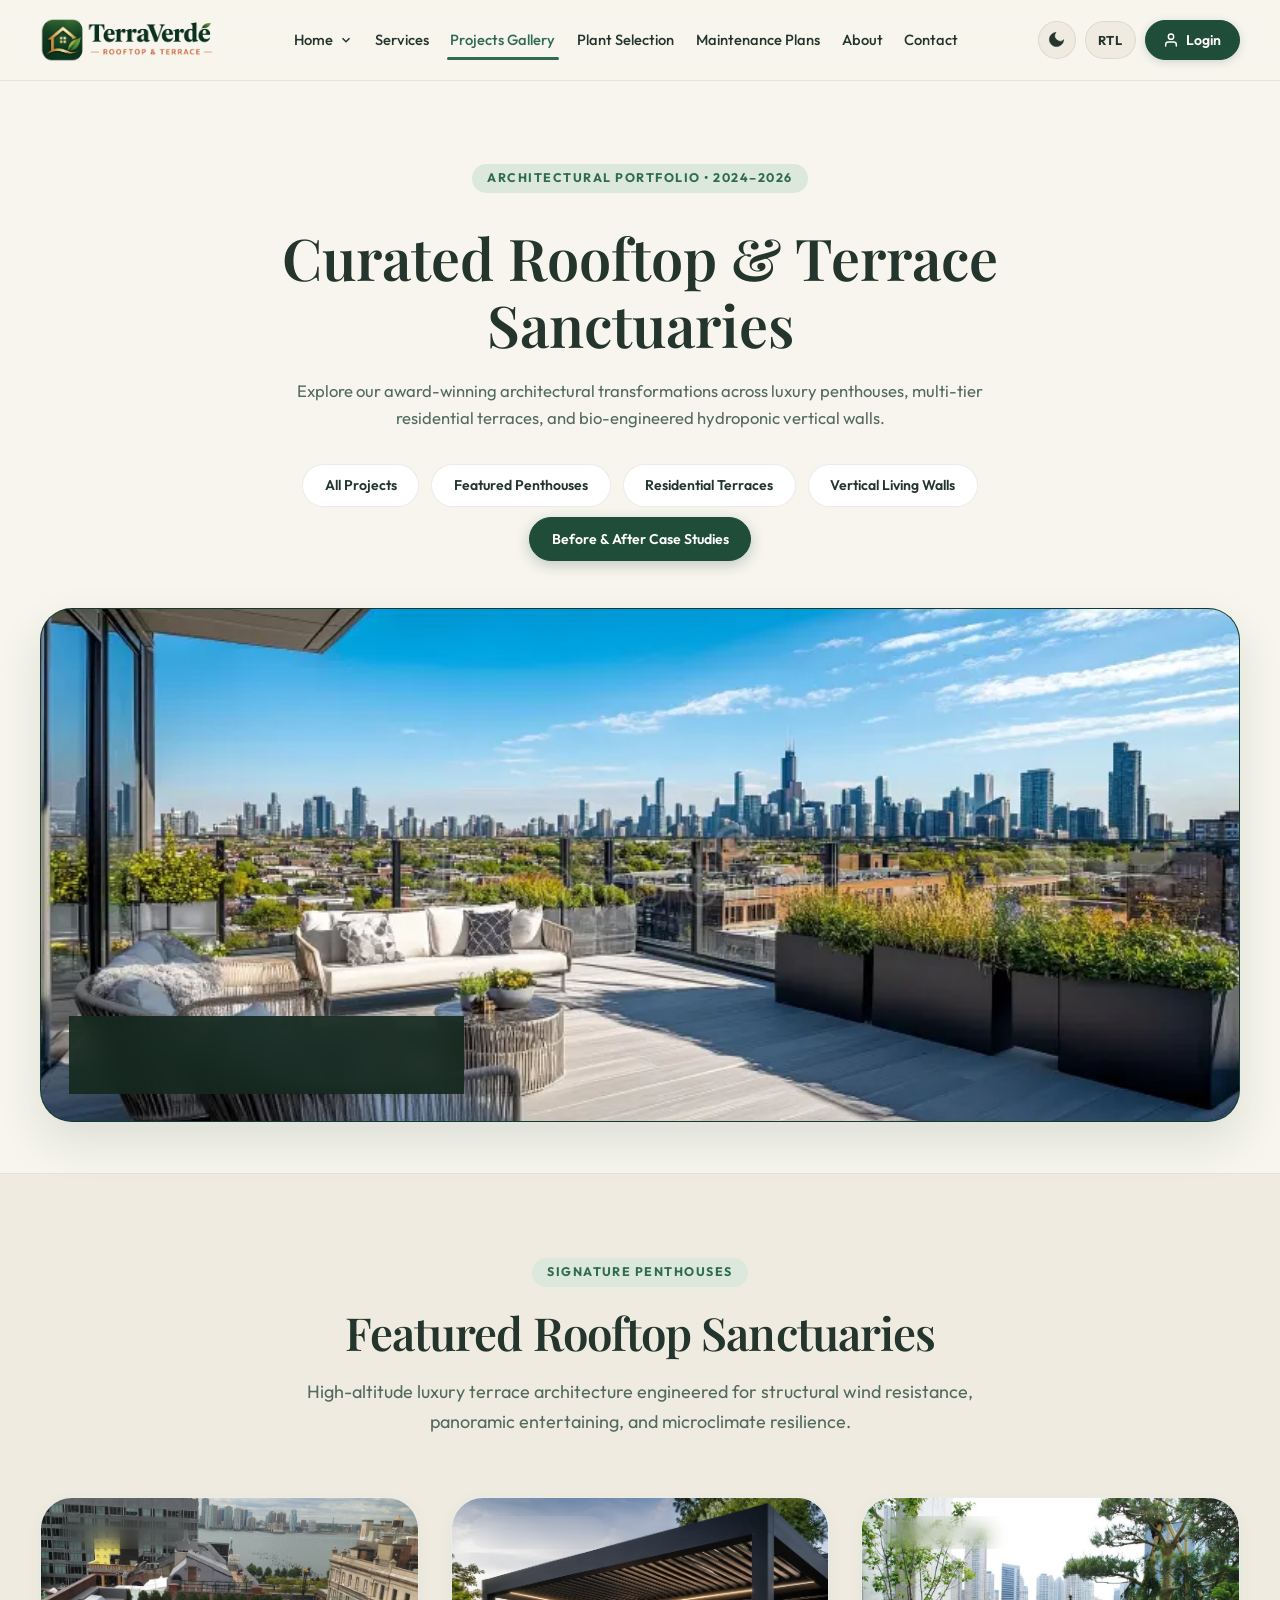
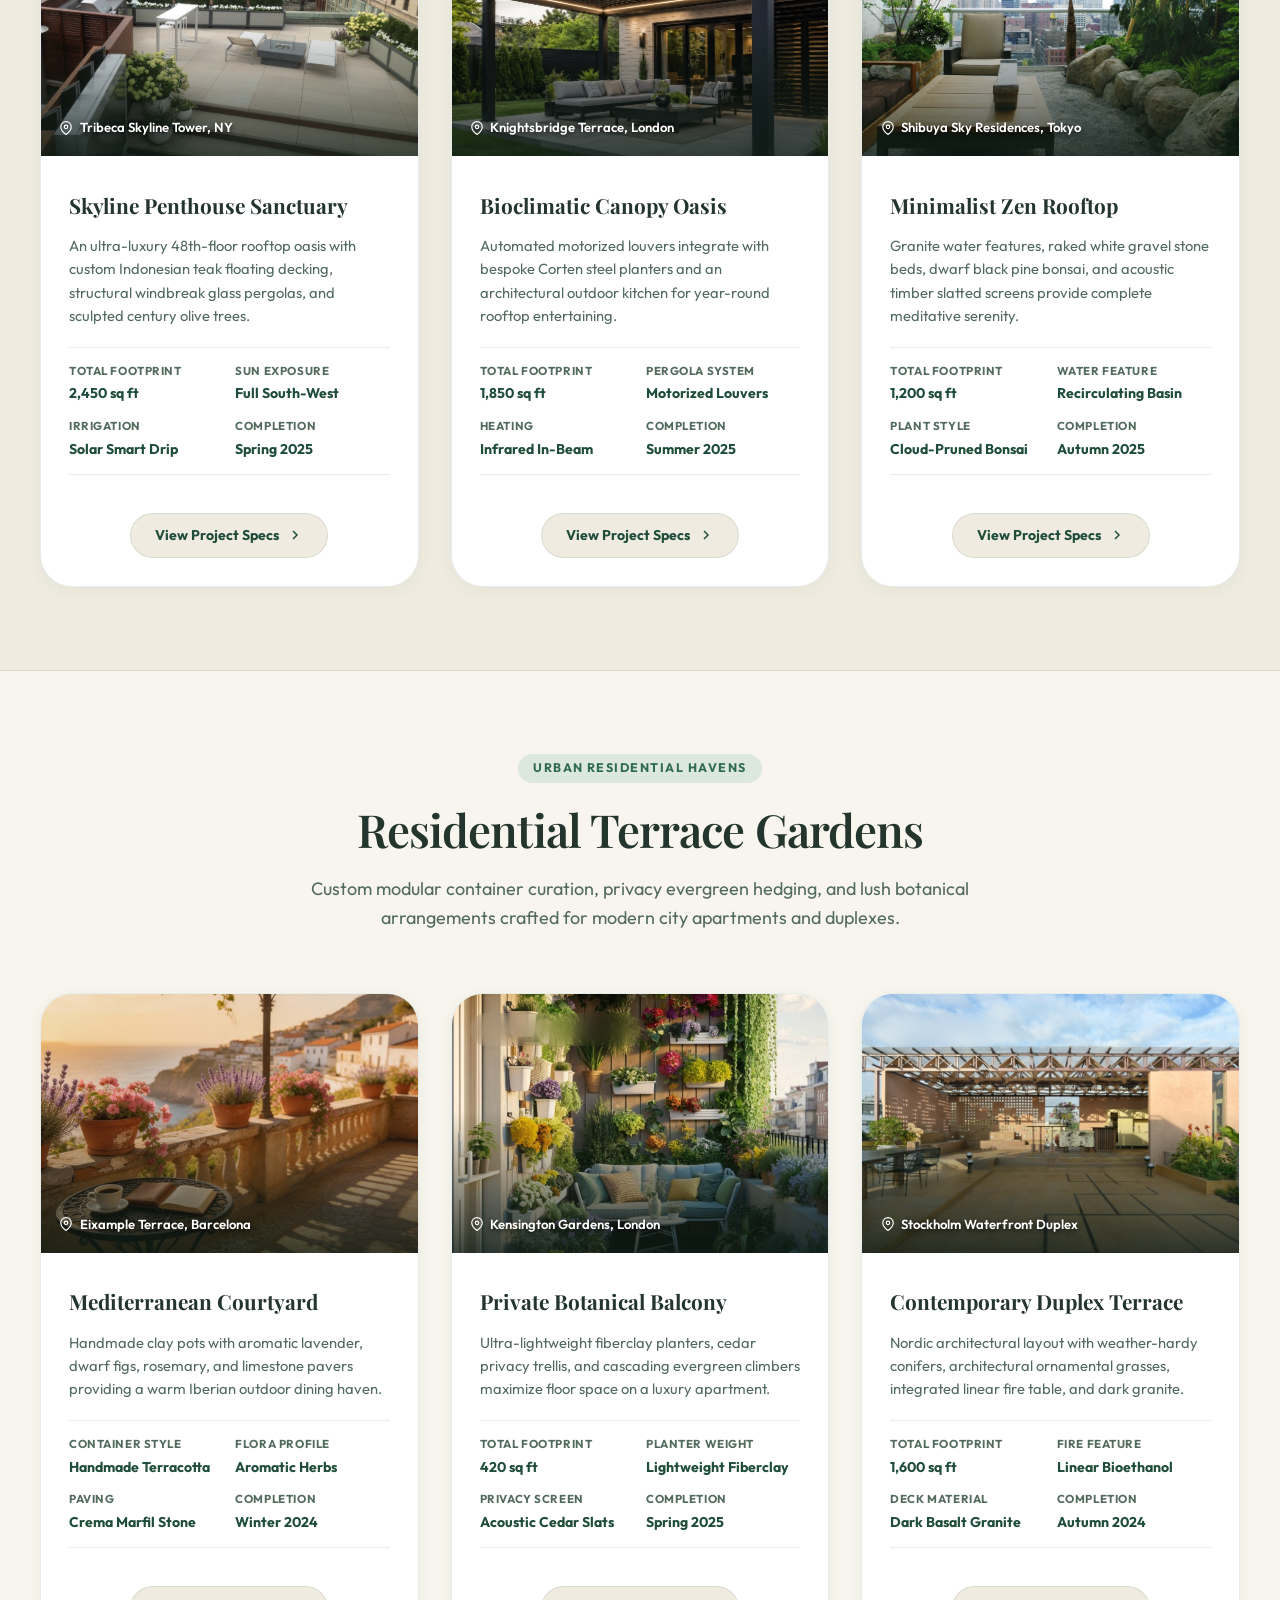
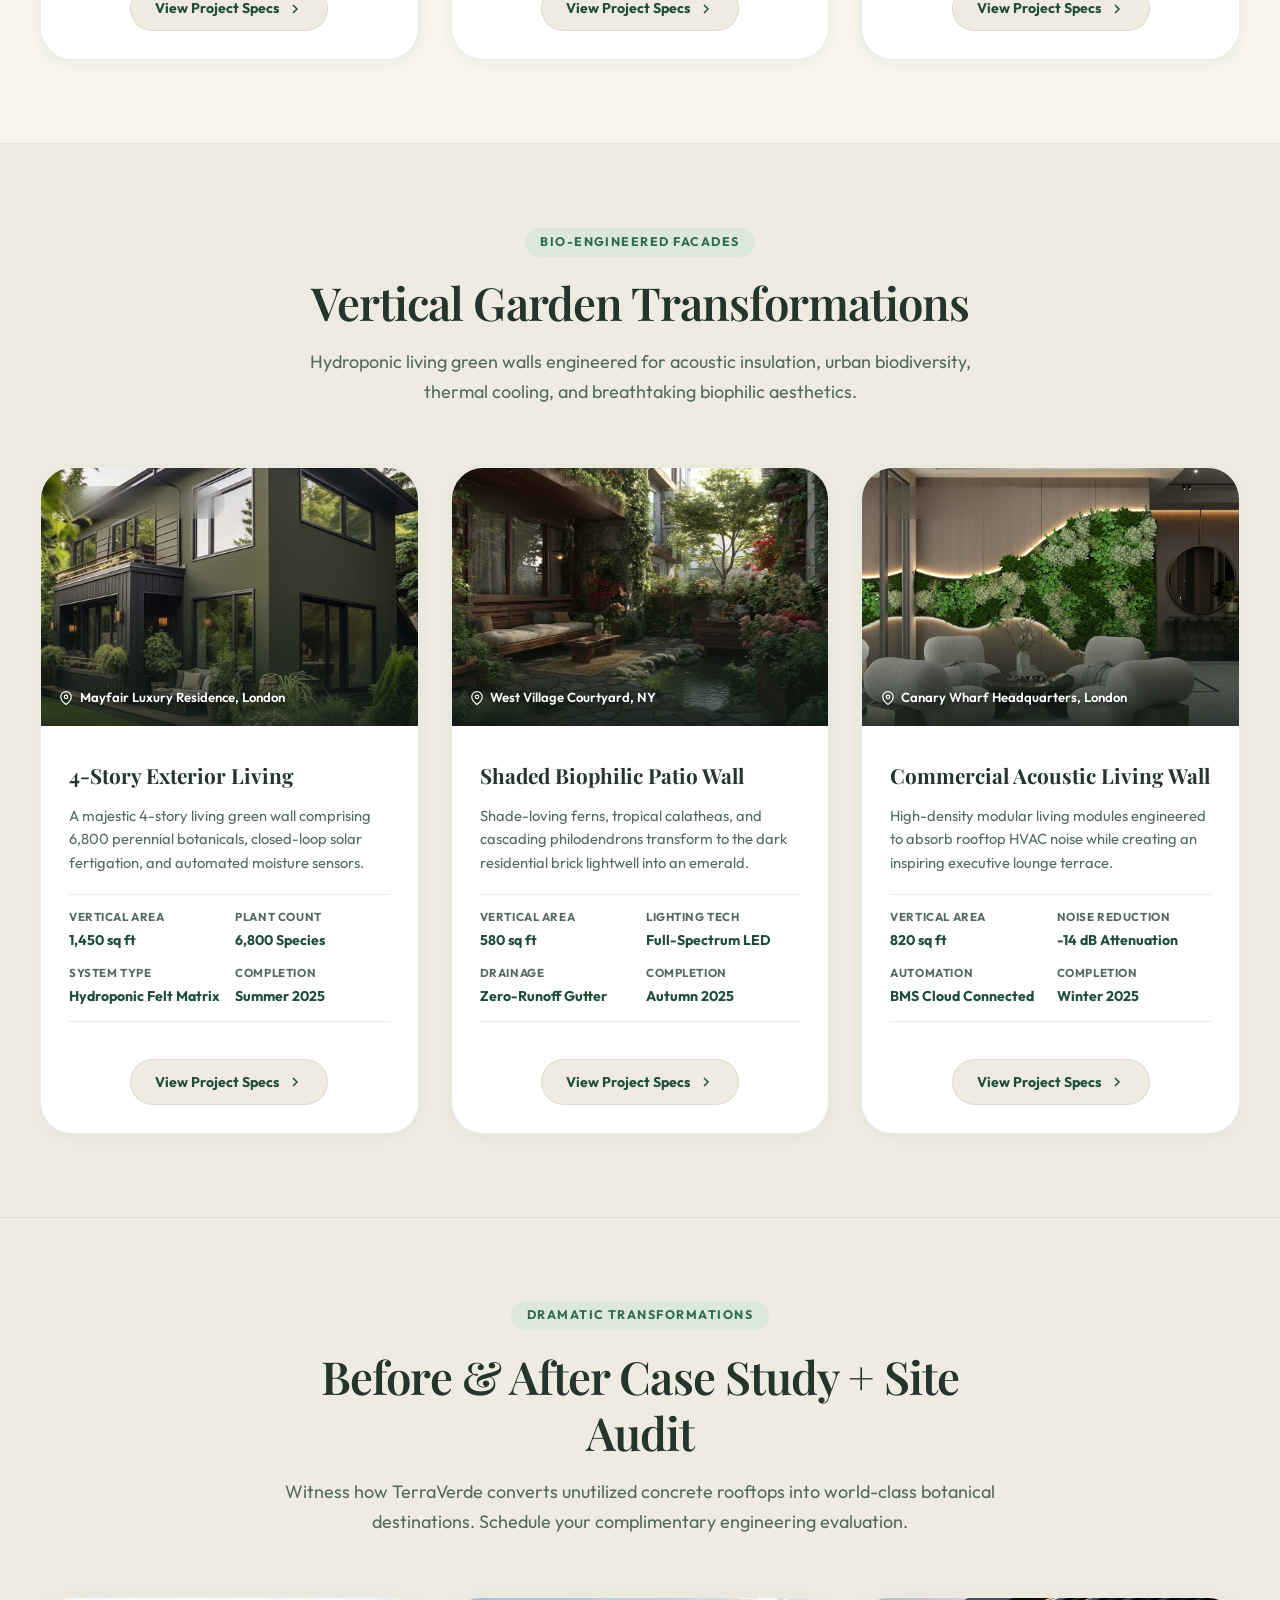
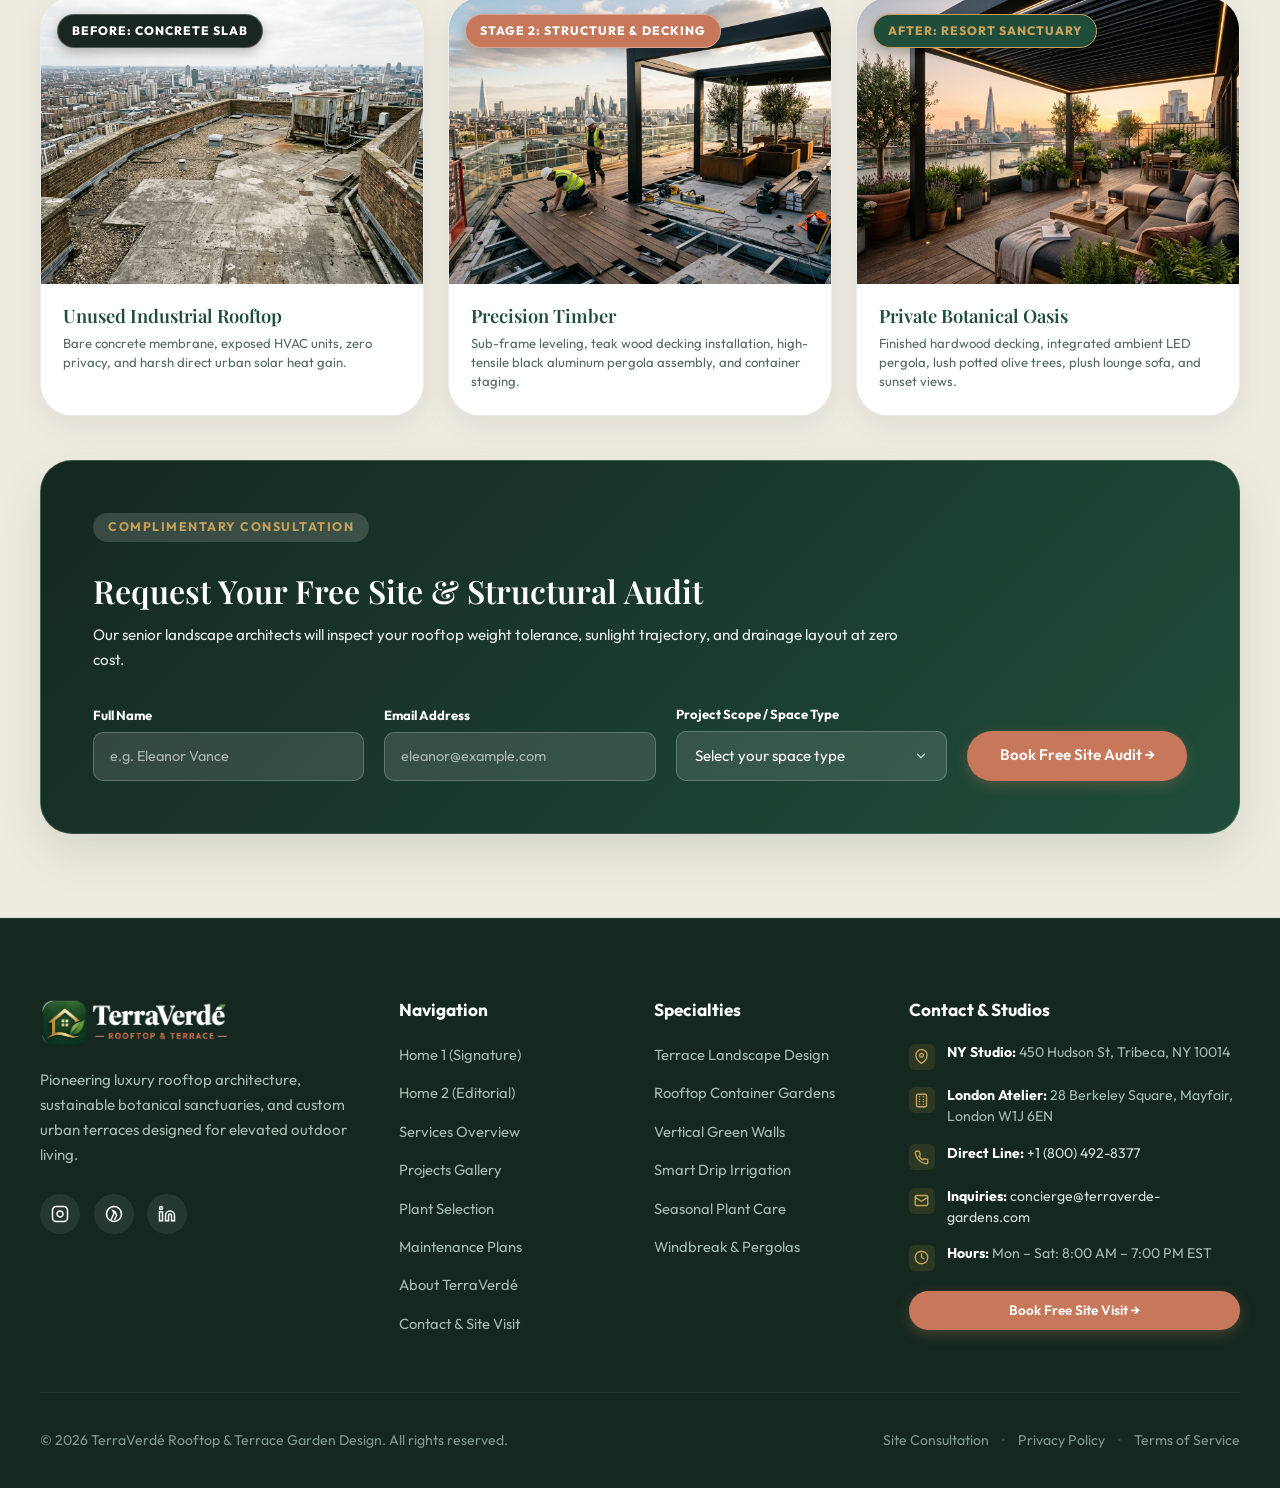
<file: projects-gallery.html>
<!DOCTYPE html>
<html lang="en" dir="ltr" data-theme="light">

<head>
  <meta charset="UTF-8">
  <meta name="viewport" content="width=device-width, initial-scale=1.0">
  <title>Projects Gallery — Curated Rooftop &amp; Terrace Portfolio | TerraVerde</title>
  <meta name="description"
    content="Explore TerraVerde's architectural rooftop and terrace garden portfolio: luxury penthouses, custom residential terraces, living green wall facades, and before/after transformations.">

  <!-- Favicon -->
  <link rel="icon" type="image/png" href="assets/images/favicon.png">

  <!-- Google Fonts Preconnect & Stylesheet -->
  <link rel="preconnect" href="https://fonts.googleapis.com">
  <link rel="preconnect" href="https://fonts.gstatic.com" crossorigin>
  <link
    href="https://fonts.googleapis.com/css2?family=Playfair+Display:ital,wght@0,600;0,700;0,800;1,600&family=Plus+Jakarta+Sans:wght@400;500;600;700;800&display=swap"
    rel="stylesheet">

  <!-- Stylesheet -->
  <link rel="stylesheet" href="assets/css/style.css">
  <link rel="stylesheet" href="assets/css/responsive.css">
</head>

<body>

  <!-- ==========================================================================
       LUXURY BOTANICAL PRELOADER
       ========================================================================== -->
  <div class="tv-preloader" id="tvPreloader" role="status" aria-live="polite" aria-label="Loading TerraVerdé...">
    <div class="tv-preloader-backdrop">
      <div class="tv-preloader-orb tv-preloader-orb-1"></div>
      <div class="tv-preloader-orb tv-preloader-orb-2"></div>
      <div class="tv-preloader-orb tv-preloader-orb-3"></div>
    </div>
    
    <div class="tv-preloader-content">
      <div class="tv-preloader-emblem">
        <div class="tv-preloader-ring"></div>
        <div class="tv-preloader-ring-pulse"></div>
        <div class="tv-preloader-icon-wrap">
          <svg class="tv-preloader-leaf-svg" viewBox="0 0 64 64" fill="none" xmlns="http://www.w3.org/2000/svg">
            <defs>
              <linearGradient id="tvLeafGrad5" x1="0%" y1="100%" x2="100%" y2="0%">
                <stop offset="0%" stop-color="#1F4D3A"/>
                <stop offset="50%" stop-color="#2F6B4F"/>
                <stop offset="100%" stop-color="#C5A15A"/>
              </linearGradient>
              <linearGradient id="tvGoldGrad5" x1="0%" y1="0%" x2="100%" y2="100%">
                <stop offset="0%" stop-color="#DFC48A"/>
                <stop offset="100%" stop-color="#C5A15A"/>
              </linearGradient>
            </defs>
            <path class="tv-path-stem" d="M32 58 V22" stroke="url(#tvLeafGrad5)" stroke-width="3" stroke-linecap="round"/>
            <path class="tv-path-leaf-left" d="M32 38 C22 38 16 30 16 20 C24 20 32 26 32 38 Z" fill="url(#tvLeafGrad5)" fill-opacity="0.25" stroke="url(#tvGoldGrad5)" stroke-width="2.2" stroke-linejoin="round"/>
            <path class="tv-path-leaf-right" d="M32 28 C42 28 48 20 48 10 C40 10 32 16 32 28 Z" fill="url(#tvLeafGrad5)" fill-opacity="0.35" stroke="url(#tvGoldGrad5)" stroke-width="2.2" stroke-linejoin="round"/>
            <circle class="tv-path-bud" cx="32" cy="12" r="3.5" fill="url(#tvGoldGrad5)"/>
          </svg>
        </div>
      </div>

      <div class="tv-preloader-brand">
        <h2 class="tv-preloader-title">TERRAVERDÉ</h2>
        <span class="tv-preloader-subtitle">Rooftop &amp; Terrace Architecture</span>
      </div>

      <div class="tv-preloader-progress-wrap">
        <div class="tv-preloader-progress-bar">
          <div class="tv-preloader-progress-fill" id="tvPreloaderFill"></div>
        </div>
        <div class="tv-preloader-meta">
          <span class="tv-preloader-status" id="tvPreloaderStatus">Cultivating Sanctuary...</span>
          <span class="tv-preloader-percent" id="tvPreloaderPercent">0%</span>
        </div>
      </div>
    </div>
  </div>

  <!-- ==========================================================================
       SITE HEADER & NAVIGATION
       ========================================================================== -->
  <header class="site-header" id="siteHeader">
    <div class="container">
      <nav class="navbar">

        <!-- Brand Logo -->
        <a href="index.html" class="brand-logo" id="brandLogo" aria-label="TerraVerdé Home">
          <img src="assets/images/logo-transparent.png" alt="TerraVerdé - Rooftop &amp; Terrace"
            class="brand-logo-img logo-light" width="165" height="48">
          <img src="assets/images/logo-dark.png" alt="TerraVerdé - Rooftop &amp; Terrace"
            class="brand-logo-img logo-dark" width="165" height="48">
        </a>

        <!-- Desktop Navigation Links -->
        <ul class="nav-desktop">
          <li class="nav-item-dropdown">
            <a href="index.html" class="nav-link dropdown-toggle-btn" id="homeDropdownBtn" aria-haspopup="true">
              <span>Home</span>
              <svg width="14" height="14" viewBox="0 0 24 24" fill="none" stroke="currentColor" stroke-width="2.5">
                <polyline points="6 9 12 15 18 9"></polyline>
              </svg>
            </a>
            <div class="dropdown-menu" aria-label="Home Submenu">
              <a href="index.html" class="dropdown-item">Home 1 (Signature)</a>
              <a href="home-2.html" class="dropdown-item">Home 2 (Editorial)</a>
            </div>
          </li>
          <li><a href="services.html" class="nav-link">Services</a></li>
          <li><a href="projects-gallery.html" class="nav-link active">Projects Gallery</a></li>
          <li><a href="plant-selection.html" class="nav-link">Plant Selection</a></li>
          <li><a href="maintenance-plans.html" class="nav-link">Maintenance Plans</a></li>
          <li><a href="about.html" class="nav-link">About</a></li>
          <li><a href="contact.html" class="nav-link">Contact</a></li>
        </ul>

        <!-- Right Side Controls & CTA & Login -->
        <div class="nav-controls">
          <button type="button" class="control-btn theme-toggle-btn" aria-label="Toggle dark/light theme"
            id="themeToggleBtn">
            <svg width="18" height="18" viewBox="0 0 24 24" fill="none" stroke="currentColor" stroke-width="2">
              <path d="M21 12.79A9 9 0 1 1 11.21 3 7 7 0 0 0 21 12.79z" />
            </svg>
          </button>

          <button type="button" class="control-btn rtl-toggle-btn" aria-label="Toggle text direction" id="rtlToggleBtn">
            RTL
          </button>

          <!-- Login Button in Navbar -->
          <a href="login.html" class="btn-login" id="navLoginBtn">
            <svg width="16" height="16" viewBox="0 0 24 24" fill="none" stroke="currentColor" stroke-width="2.2"
              stroke-linecap="round" stroke-linejoin="round">
              <path d="M20 21v-2a4 4 0 0 0-4-4H8a4 4 0 0 0-4 4v2"></path>
              <circle cx="12" cy="7" r="4"></circle>
            </svg>
            <span>Login</span>
          </a>

          <!-- Hamburger Button (Tablet & Mobile) -->
          <button type="button" class="hamburger-btn" aria-label="Open mobile menu" id="hamburgerBtn">
            <svg width="22" height="22" viewBox="0 0 24 24" fill="none" stroke="currentColor" stroke-width="2.2"
              stroke-linecap="round" stroke-linejoin="round">
              <line x1="3" y1="12" x2="21" y2="12"></line>
              <line x1="3" y1="6" x2="21" y2="6"></line>
              <line x1="3" y1="18" x2="21" y2="18"></line>
            </svg>
          </button>
        </div>

      </nav>
    </div>
  </header>

  <!-- Mobile Navigation Drawer Overlay -->
  <div class="mobile-nav-overlay" id="mobileNavOverlay">
    <div class="mobile-nav-drawer" id="mobileNavDrawer">

      <div class="mobile-drawer-header">
        <a href="index.html" class="brand-logo" aria-label="TerraVerdé Home">
          <img src="assets/images/logo-transparent.png" alt="TerraVerdé - Rooftop &amp; Terrace"
            class="brand-logo-img logo-light" width="145" height="42">
          <img src="assets/images/logo-dark.png" alt="TerraVerdé - Rooftop &amp; Terrace"
            class="brand-logo-img logo-dark" width="145" height="42">
        </a>
        <button type="button" class="btn-icon close-drawer-btn" aria-label="Close mobile menu" id="closeDrawerBtn">
          <svg width="18" height="18" viewBox="0 0 24 24" fill="none" stroke="currentColor" stroke-width="2.5"
            stroke-linecap="round" stroke-linejoin="round">
            <line x1="18" y1="6" x2="6" y2="18"></line>
            <line x1="6" y1="6" x2="18" y2="18"></line>
          </svg>
        </button>
      </div>

      <nav class="mobile-nav-links">
        <div class="mobile-dropdown-item">
          <a href="#" class="mobile-nav-link mobile-dropdown-toggle">
            <span>Home Variations</span>
            <svg class="dropdown-chevron" width="16" height="16" viewBox="0 0 24 24" fill="none" stroke="currentColor"
              stroke-width="2">
              <polyline points="6 9 12 15 18 9"></polyline>
            </svg>
          </a>
          <div class="mobile-sub-menu">
            <a href="index.html" class="mobile-sub-link">Home 1 (Signature)</a>
            <a href="home-2.html" class="mobile-sub-link">Home 2 (Editorial)</a>
          </div>
        </div>
        <a href="services.html" class="mobile-nav-link">Services</a>
        <a href="projects-gallery.html" class="mobile-nav-link active">Projects Gallery</a>
        <a href="plant-selection.html" class="mobile-nav-link">Plant Selection</a>
        <a href="maintenance-plans.html" class="mobile-nav-link">Maintenance Plans</a>
        <a href="about.html" class="mobile-nav-link">About</a>
        <a href="contact.html" class="mobile-nav-link">Contact</a>
      </nav>

      <div class="mobile-drawer-footer">
        <div class="mobile-controls-row">
          <button type="button" class="btn btn-secondary btn-sm theme-toggle-btn" style="flex: 1;">Toggle Theme</button>
          <button type="button" class="btn btn-secondary btn-sm rtl-toggle-btn" style="flex: 1;">RTL</button>
        </div>
        <a href="login.html" class="btn btn-primary mobile-login-btn" style="width: 100%;">
          <svg width="16" height="16" viewBox="0 0 24 24" fill="none" stroke="currentColor" stroke-width="2">
            <path d="M20 21v-2a4 4 0 0 0-4-4H8a4 4 0 0 0-4 4v2"></path>
            <circle cx="12" cy="7" r="4"></circle>
          </svg>
          <span>Client Portal Login</span>
        </a>
      </div>

    </div>
  </div>

  <main>
    <!-- ==========================================================================
         SECTION 1: PROJECTS HERO
         ========================================================================== -->
    <section class="gal-hero-section" id="galHeroSection">
      <div class="container">

        <div class="gal-hero-header">
          <span class="eyebrow">ARCHITECTURAL PORTFOLIO &bull; 2024&ndash;2026</span>
          <h1 class="gal-hero-title serif">Curated Rooftop &amp; Terrace Sanctuaries</h1>
          <p class="gal-hero-lead">
            Explore our award-winning architectural transformations across luxury penthouses, multi-tier residential
            terraces, and bio-engineered hydroponic vertical walls.
          </p>

          <!-- Interactive Filter Jump Bar -->
          <div class="gal-filter-bar" id="galleryFilterBar">
            <a href="#galFeaturedRooftopSection" class="gal-filter-btn active">All Projects</a>
            <a href="#galFeaturedRooftopSection" class="gal-filter-btn">Featured Penthouses</a>
            <a href="#galResidentialTerraceSection" class="gal-filter-btn">Residential Terraces</a>
            <a href="#galVerticalGardenSection" class="gal-filter-btn">Vertical Living Walls</a>
            <a href="#galBeforeAfterCtaSection" class="gal-filter-btn">Before &amp; After Case Studies</a>
          </div>
        </div>

        <!-- Hero Panoramic Banner -->
        <div class="srv-hero-media-banner">
          <img src="assets/images/projects/gallery-hero.jpg" alt="Panoramic Luxury Rooftop Garden" loading="eager">
          <div class="srv-hero-floating-badge">
            <svg width="24" height="24" viewBox="0 0 24 24" fill="none" stroke="var(--warm-gold)" stroke-width="2.2">
              <circle cx="12" cy="12" r="10"></circle>
              <polyline points="12 6 12 12 16 14"></polyline>
            </svg>
            <div>
              <div style="font-weight: 700; font-size: 0.92rem; color: #FFFFFF;">350+ Projects Commissioned</div>
              <div style="font-size: 0.75rem; color: rgba(255,255,255,0.75);">Structural load certification &amp;
                climate-smart engineering</div>
            </div>
          </div>
        </div>

      </div>
    </section>

    <!-- ==========================================================================
         SECTION 2: FEATURED ROOFTOP PROJECTS
         ========================================================================== -->
    <section class="gal-section" id="galFeaturedRooftopSection">
      <div class="container">

        <div class="section-header">
          <span class="eyebrow">SIGNATURE PENTHOUSES</span>
          <h2 class="section-title serif">Featured Rooftop Sanctuaries</h2>
          <p class="section-subtitle">
            High-altitude luxury terrace architecture engineered for structural wind resistance, panoramic entertaining,
            and microclimate resilience.
          </p>
        </div>

        <div class="gal-projects-grid">

          <!-- Card 1: Skyline Penthouse Sanctuary -->
          <article class="gal-card" data-project="skyline">
            <div class="gal-card-media">
              <img src="assets/images/projects/project-gal-skyline-penthouse.jpg" alt="Skyline Penthouse Sanctuary"
                loading="lazy">
              <div class="gal-card-overlay"></div>
              <span class="gal-badge-type">Penthouse Rooftop</span>
              <div class="gal-badge-location">
                <svg width="14" height="14" viewBox="0 0 24 24" fill="none" stroke="currentColor" stroke-width="2">
                  <path d="M21 10c0 7-9 13-9 13s-9-6-9-13a9 9 0 0 1 18 0z"></path>
                  <circle cx="12" cy="10" r="3"></circle>
                </svg>
                <span>Tribeca Skyline Tower, NY</span>
              </div>
            </div>
            <div class="gal-card-content">
              <h3 class="gal-project-title serif">Skyline Penthouse Sanctuary</h3>
              <p class="gal-project-desc">
                An ultra-luxury 48th-floor rooftop oasis with custom Indonesian teak floating decking, structural
                windbreak glass pergolas, and sculpted century olive trees.
              </p>
              <div class="gal-specs-row">
                <div class="gal-spec-item">
                  <span class="gal-spec-label">Total Footprint</span>
                  <span class="gal-spec-val">2,450 sq ft</span>
                </div>
                <div class="gal-spec-item">
                  <span class="gal-spec-label">Sun Exposure</span>
                  <span class="gal-spec-val">Full South-West</span>
                </div>
                <div class="gal-spec-item">
                  <span class="gal-spec-label">Irrigation</span>
                  <span class="gal-spec-val">Solar Smart Drip</span>
                </div>
                <div class="gal-spec-item">
                  <span class="gal-spec-label">Completion</span>
                  <span class="gal-spec-val">Spring 2025</span>
                </div>
              </div>
              <div class="gal-card-footer">
                <button type="button" class="gal-view-btn" data-modal-title="Skyline Penthouse Sanctuary"
                  data-modal-tag="Penthouse Rooftop • Tribeca NY"
                  data-modal-img="assets/images/projects/project-gal-skyline-penthouse.jpg"
                  data-modal-desc="Engineered specifically for high-wind velocity loads at 48 stories, this project incorporates custom titanium root anchors, lightweight volcanic pumice soil blends, and automated microclimate misting for hot summer afternoons."
                  data-modal-area="2,450 sq ft"
                  data-modal-plants="Centenarian Olive Trees, Blue Fescue, Lavender, Japanese Maple"
                  data-modal-irrig="Dual-Zone Solar Smart Drip + Micro-Mist"
                  data-modal-timeline="7 Weeks Commissioning">
                  <span>View Project Specs</span>
                  <svg width="16" height="16" viewBox="0 0 24 24" fill="none" stroke="currentColor" stroke-width="2.2">
                    <polyline points="9 18 15 12 9 6"></polyline>
                  </svg>
                </button>
              </div>
            </div>
          </article>

          <!-- Card 2: Bioclimatic Canopy Oasis -->
          <article class="gal-card" data-project="canopy">
            <div class="gal-card-media">
              <img src="assets/images/projects/project-gal-canopy-oasis.jpg" alt="Bioclimatic Canopy Oasis"
                loading="lazy">
              <div class="gal-card-overlay"></div>
              <span class="gal-badge-type">Bioclimatic Pergola</span>
              <div class="gal-badge-location">
                <svg width="14" height="14" viewBox="0 0 24 24" fill="none" stroke="currentColor" stroke-width="2">
                  <path d="M21 10c0 7-9 13-9 13s-9-6-9-13a9 9 0 0 1 18 0z"></path>
                  <circle cx="12" cy="10" r="3"></circle>
                </svg>
                <span>Knightsbridge Terrace, London</span>
              </div>
            </div>
            <div class="gal-card-content">
              <h3 class="gal-project-title serif">Bioclimatic Canopy Oasis</h3>
              <p class="gal-project-desc">
                Automated motorized louvers integrate with bespoke Corten steel planters and an architectural outdoor
                kitchen for year-round rooftop entertaining.
              </p>
              <div class="gal-specs-row">
                <div class="gal-spec-item">
                  <span class="gal-spec-label">Total Footprint</span>
                  <span class="gal-spec-val">1,850 sq ft</span>
                </div>
                <div class="gal-spec-item">
                  <span class="gal-spec-label">Pergola System</span>
                  <span class="gal-spec-val">Motorized Louvers</span>
                </div>
                <div class="gal-spec-item">
                  <span class="gal-spec-label">Heating</span>
                  <span class="gal-spec-val">Infrared In-Beam</span>
                </div>
                <div class="gal-spec-item">
                  <span class="gal-spec-label">Completion</span>
                  <span class="gal-spec-val">Summer 2025</span>
                </div>
              </div>
              <div class="gal-card-footer">
                <button type="button" class="gal-view-btn" data-modal-title="Bioclimatic Canopy Oasis"
                  data-modal-tag="Bioclimatic Pergola • Knightsbridge London"
                  data-modal-img="assets/images/projects/project-gal-canopy-oasis.jpg"
                  data-modal-desc="Designed for seamless transition between wet British winters and sunny summer days, featuring sensor-activated rain slats, integrated perimeter drainage channels, and fragrant evergreen jasmine trellises."
                  data-modal-area="1,850 sq ft"
                  data-modal-plants="Star Jasmine, Hornbeam Espaliers, Dwarf Meyer Lemon, Hydrangea"
                  data-modal-irrig="Sub-Surface Capillary Drip Feed" data-modal-timeline="5 Weeks Commissioning">
                  <span>View Project Specs</span>
                  <svg width="16" height="16" viewBox="0 0 24 24" fill="none" stroke="currentColor" stroke-width="2.2">
                    <polyline points="9 18 15 12 9 6"></polyline>
                  </svg>
                </button>
              </div>
            </div>
          </article>

          <!-- Card 3: Minimalist Zen Rooftop -->
          <article class="gal-card" data-project="zen">
            <div class="gal-card-media">
              <img src="assets/images/projects/project-gal-zen-rooftop.jpg" alt="Minimalist Zen Rooftop" loading="lazy">
              <div class="gal-card-overlay"></div>
              <span class="gal-badge-type">Japanese Zen Design</span>
              <div class="gal-badge-location">
                <svg width="14" height="14" viewBox="0 0 24 24" fill="none" stroke="currentColor" stroke-width="2">
                  <path d="M21 10c0 7-9 13-9 13s-9-6-9-13a9 9 0 0 1 18 0z"></path>
                  <circle cx="12" cy="10" r="3"></circle>
                </svg>
                <span>Shibuya Sky Residences, Tokyo</span>
              </div>
            </div>
            <div class="gal-card-content">
              <h3 class="gal-project-title serif">Minimalist Zen Rooftop</h3>
              <p class="gal-project-desc">
                Granite water features, raked white gravel stone beds, dwarf black pine bonsai, and acoustic timber
                slatted screens provide complete meditative serenity.
              </p>
              <div class="gal-specs-row">
                <div class="gal-spec-item">
                  <span class="gal-spec-label">Total Footprint</span>
                  <span class="gal-spec-val">1,200 sq ft</span>
                </div>
                <div class="gal-spec-item">
                  <span class="gal-spec-label">Water Feature</span>
                  <span class="gal-spec-val">Recirculating Basin</span>
                </div>
                <div class="gal-spec-item">
                  <span class="gal-spec-label">Plant Style</span>
                  <span class="gal-spec-val">Cloud-Pruned Bonsai</span>
                </div>
                <div class="gal-spec-item">
                  <span class="gal-spec-label">Completion</span>
                  <span class="gal-spec-val">Autumn 2025</span>
                </div>
              </div>
              <div class="gal-card-footer">
                <button type="button" class="gal-view-btn" data-modal-title="Minimalist Zen Rooftop"
                  data-modal-tag="Japanese Zen Design • Shibuya Tokyo"
                  data-modal-img="assets/images/projects/project-gal-zen-rooftop.jpg"
                  data-modal-desc="A tranquil Japanese-inspired contemplative garden balancing natural Kuroki basalt boulders with precision raked Shirakawa gravel, sheltered by acoustic cedar louver screens."
                  data-modal-area="1,200 sq ft"
                  data-modal-plants="Pinus Thunbergii Bonsai, Bamboo Phyllostachys, Japanese Fern, Moss"
                  data-modal-irrig="Ultra-Low Flow Micro Drip System" data-modal-timeline="4 Weeks Commissioning">
                  <span>View Project Specs</span>
                  <svg width="16" height="16" viewBox="0 0 24 24" fill="none" stroke="currentColor" stroke-width="2.2">
                    <polyline points="9 18 15 12 9 6"></polyline>
                  </svg>
                </button>
              </div>
            </div>
          </article>

        </div>

      </div>
    </section>

    <!-- ==========================================================================
         SECTION 3: RESIDENTIAL TERRACE GARDENS
         ========================================================================== -->
    <section class="gal-section" id="galResidentialTerraceSection">
      <div class="container">

        <div class="section-header">
          <span class="eyebrow">URBAN RESIDENTIAL HAVENS</span>
          <h2 class="section-title serif">Residential Terrace Gardens</h2>
          <p class="section-subtitle">
            Custom modular container curation, privacy evergreen hedging, and lush botanical arrangements crafted for
            modern city apartments and duplexes.
          </p>
        </div>

        <div class="gal-projects-grid">

          <!-- Card 4: Mediterranean Courtyard Terrace -->
          <article class="gal-card" data-project="mediterranean">
            <div class="gal-card-media">
              <img src="assets/images/projects/project-gal-terrace-courtyard.jpg" alt="Mediterranean Courtyard Terrace"
                loading="lazy">
              <div class="gal-card-overlay"></div>
              <span class="gal-badge-type">Mediterranean Courtyard</span>
              <div class="gal-badge-location">
                <svg width="14" height="14" viewBox="0 0 24 24" fill="none" stroke="currentColor" stroke-width="2">
                  <path d="M21 10c0 7-9 13-9 13s-9-6-9-13a9 9 0 0 1 18 0z"></path>
                  <circle cx="12" cy="10" r="3"></circle>
                </svg>
                <span>Eixample Terrace, Barcelona</span>
              </div>
            </div>
            <div class="gal-card-content">
              <h3 class="gal-project-title serif">Mediterranean Courtyard</h3>
              <p class="gal-project-desc">
                Handmade clay pots with aromatic lavender, dwarf figs, rosemary, and limestone pavers providing a warm
                Iberian outdoor dining haven.
              </p>
              <div class="gal-specs-row">
                <div class="gal-spec-item">
                  <span class="gal-spec-label">Container Style</span>
                  <span class="gal-spec-val">Handmade Terracotta</span>
                </div>
                <div class="gal-spec-item">
                  <span class="gal-spec-label">Flora Profile</span>
                  <span class="gal-spec-val">Aromatic Herbs</span>
                </div>
                <div class="gal-spec-item">
                  <span class="gal-spec-label">Paving</span>
                  <span class="gal-spec-val">Crema Marfil Stone</span>
                </div>
                <div class="gal-spec-item">
                  <span class="gal-spec-label">Completion</span>
                  <span class="gal-spec-val">Winter 2024</span>
                </div>
              </div>
              <div class="gal-card-footer">
                <button type="button" class="gal-view-btn" data-modal-title="Mediterranean Courtyard Terrace"
                  data-modal-tag="Mediterranean Courtyard • Eixample Barcelona"
                  data-modal-img="assets/images/projects/project-gal-terrace-courtyard.jpg"
                  data-modal-desc="Transformed a narrow urban terrace into a sun-soaked Mediterranean paradise utilizing high-drainage breathable clay pots, drought-tolerant flora, and custom brass low-voltage uplighting."
                  data-modal-area="950 sq ft"
                  data-modal-plants="Arbequina Olives, Spanish Lavender, Meyer Lemons, Rosemary"
                  data-modal-irrig="Automated Battery Drip Controller" data-modal-timeline="3 Weeks Commissioning">
                  <span>View Project Specs</span>
                  <svg width="16" height="16" viewBox="0 0 24 24" fill="none" stroke="currentColor" stroke-width="2.2">
                    <polyline points="9 18 15 12 9 6"></polyline>
                  </svg>
                </button>
              </div>
            </div>
          </article>

          <!-- Card 5: Private Botanical Balcony -->
          <article class="gal-card" data-project="balcony">
            <div class="gal-card-media">
              <img src="assets/images/projects/project-gal-botanical-balcony.jpg" alt="Private Botanical Balcony"
                loading="lazy">
              <div class="gal-card-overlay"></div>
              <span class="gal-badge-type">Modular Balcony Curation</span>
              <div class="gal-badge-location">
                <svg width="14" height="14" viewBox="0 0 24 24" fill="none" stroke="currentColor" stroke-width="2">
                  <path d="M21 10c0 7-9 13-9 13s-9-6-9-13a9 9 0 0 1 18 0z"></path>
                  <circle cx="12" cy="10" r="3"></circle>
                </svg>
                <span>Kensington Gardens, London</span>
              </div>
            </div>
            <div class="gal-card-content">
              <h3 class="gal-project-title serif">Private Botanical Balcony</h3>
              <p class="gal-project-desc">
                Ultra-lightweight fiberclay planters, cedar privacy trellis, and cascading evergreen climbers maximize
                floor space on a luxury apartment.
              </p>
              <div class="gal-specs-row">
                <div class="gal-spec-item">
                  <span class="gal-spec-label">Total Footprint</span>
                  <span class="gal-spec-val">420 sq ft</span>
                </div>
                <div class="gal-spec-item">
                  <span class="gal-spec-label">Planter Weight</span>
                  <span class="gal-spec-val">Lightweight Fiberclay</span>
                </div>
                <div class="gal-spec-item">
                  <span class="gal-spec-label">Privacy Screen</span>
                  <span class="gal-spec-val">Acoustic Cedar Slats</span>
                </div>
                <div class="gal-spec-item">
                  <span class="gal-spec-label">Completion</span>
                  <span class="gal-spec-val">Spring 2025</span>
                </div>
              </div>
              <div class="gal-card-footer">
                <button type="button" class="gal-view-btn" data-modal-title="Private Botanical Balcony"
                  data-modal-tag="Modular Balcony • Kensington London"
                  data-modal-img="assets/images/projects/project-gal-botanical-balcony.jpg"
                  data-modal-desc="Designed for optimal weight distribution on cantilevered apartment balconies. Incorporates self-watering reservoirs and compact multi-tier plant arrangements for maximum privacy from neighboring towers."
                  data-modal-area="420 sq ft"
                  data-modal-plants="English Ivy, Boxwood Spheres, Trailing Rosemary, Calamagrostis"
                  data-modal-irrig="Concealed Micro Tube Drip Feed" data-modal-timeline="2 Weeks Commissioning">
                  <span>View Project Specs</span>
                  <svg width="16" height="16" viewBox="0 0 24 24" fill="none" stroke="currentColor" stroke-width="2.2">
                    <polyline points="9 18 15 12 9 6"></polyline>
                  </svg>
                </button>
              </div>
            </div>
          </article>

          <!-- Card 6: Contemporary Duplex Terrace -->
          <article class="gal-card" data-project="duplex">
            <div class="gal-card-media">
              <img src="assets/images/projects/project-gal-contemporary-duplex.jpg" alt="Contemporary Duplex Terrace"
                loading="lazy">
              <div class="gal-card-overlay"></div>
              <span class="gal-badge-type">Multi-Tier Duplex</span>
              <div class="gal-badge-location">
                <svg width="14" height="14" viewBox="0 0 24 24" fill="none" stroke="currentColor" stroke-width="2">
                  <path d="M21 10c0 7-9 13-9 13s-9-6-9-13a9 9 0 0 1 18 0z"></path>
                  <circle cx="12" cy="10" r="3"></circle>
                </svg>
                <span>Stockholm Waterfront Duplex</span>
              </div>
            </div>
            <div class="gal-card-content">
              <h3 class="gal-project-title serif">Contemporary Duplex Terrace</h3>
              <p class="gal-project-desc">
                Nordic architectural layout with weather-hardy conifers, architectural ornamental grasses, integrated
                linear fire table, and dark granite.
              </p>
              <div class="gal-specs-row">
                <div class="gal-spec-item">
                  <span class="gal-spec-label">Total Footprint</span>
                  <span class="gal-spec-val">1,600 sq ft</span>
                </div>
                <div class="gal-spec-item">
                  <span class="gal-spec-label">Fire Feature</span>
                  <span class="gal-spec-val">Linear Bioethanol</span>
                </div>
                <div class="gal-spec-item">
                  <span class="gal-spec-label">Deck Material</span>
                  <span class="gal-spec-val">Dark Basalt Granite</span>
                </div>
                <div class="gal-spec-item">
                  <span class="gal-spec-label">Completion</span>
                  <span class="gal-spec-val">Autumn 2024</span>
                </div>
              </div>
              <div class="gal-card-footer">
                <button type="button" class="gal-view-btn" data-modal-title="Contemporary Duplex Terrace"
                  data-modal-tag="Multi-Tier Duplex • Stockholm Waterfront"
                  data-modal-img="assets/images/projects/project-gal-contemporary-duplex.jpg"
                  data-modal-desc="Engineered for severe sub-zero Nordic winters featuring freeze-thaw resistant granite pedestals, root-insulating planters, and automatic anti-freeze pipe drain valves."
                  data-modal-area="1,600 sq ft"
                  data-modal-plants="Dwarf Mountain Pine, Feather Reed Grass, Silver Birch Bonsai, Heather"
                  data-modal-irrig="Seasonal Anti-Freeze Thermal Drip" data-modal-timeline="6 Weeks Commissioning">
                  <span>View Project Specs</span>
                  <svg width="16" height="16" viewBox="0 0 24 24" fill="none" stroke="currentColor" stroke-width="2.2">
                    <polyline points="9 18 15 12 9 6"></polyline>
                  </svg>
                </button>
              </div>
            </div>
          </article>

        </div>

      </div>
    </section>

    <!-- ==========================================================================
         SECTION 4: VERTICAL GARDEN TRANSFORMATIONS
         ========================================================================== -->
    <section class="gal-section" id="galVerticalGardenSection">
      <div class="container">

        <div class="section-header">
          <span class="eyebrow">BIO-ENGINEERED FACADES</span>
          <h2 class="section-title serif">Vertical Garden Transformations</h2>
          <p class="section-subtitle">
            Hydroponic living green walls engineered for acoustic insulation, urban biodiversity, thermal cooling, and
            breathtaking biophilic aesthetics.
          </p>
        </div>

        <div class="gal-projects-grid">

          <!-- Card 7: 4-Story Living Facade -->
          <article class="gal-card" data-project="facade">
            <div class="gal-card-media">
              <img src="assets/images/projects/project-gal-living-wall-facade.jpg" alt="4-Story Exterior Living Facade"
                loading="lazy">
              <div class="gal-card-overlay"></div>
              <span class="gal-badge-type">Exterior Hydroponic Wall</span>
              <div class="gal-badge-location">
                <svg width="14" height="14" viewBox="0 0 24 24" fill="none" stroke="currentColor" stroke-width="2">
                  <path d="M21 10c0 7-9 13-9 13s-9-6-9-13a9 9 0 0 1 18 0z"></path>
                  <circle cx="12" cy="10" r="3"></circle>
                </svg>
                <span>Mayfair Luxury Residence, London</span>
              </div>
            </div>
            <div class="gal-card-content">
              <h3 class="gal-project-title serif">4-Story Exterior Living </h3>
              <p class="gal-project-desc">
                A majestic 4-story living green wall comprising 6,800 perennial botanicals, closed-loop solar
                fertigation, and automated moisture sensors.
              </p>
              <div class="gal-specs-row">
                <div class="gal-spec-item">
                  <span class="gal-spec-label">Vertical Area</span>
                  <span class="gal-spec-val">1,450 sq ft</span>
                </div>
                <div class="gal-spec-item">
                  <span class="gal-spec-label">Plant Count</span>
                  <span class="gal-spec-val">6,800 Species</span>
                </div>
                <div class="gal-spec-item">
                  <span class="gal-spec-label">System Type</span>
                  <span class="gal-spec-val">Hydroponic Felt Matrix</span>
                </div>
                <div class="gal-spec-item">
                  <span class="gal-spec-label">Completion</span>
                  <span class="gal-spec-val">Summer 2025</span>
                </div>
              </div>
              <div class="gal-card-footer">
                <button type="button" class="gal-view-btn" data-modal-title="4-Story Exterior Living Facade"
                  data-modal-tag="Exterior Hydroponic Wall • Mayfair London"
                  data-modal-img="assets/images/projects/project-gal-living-wall-facade.jpg"
                  data-modal-desc="This monumental 4-story exterior living wall provides an estimated 4.2°C ambient microclimate cooling effect while absorbing 28% of urban street noise. Features 100% closed-loop nutrient recirculation."
                  data-modal-area="1,450 sq ft"
                  data-modal-plants="Heuchera, Carex Evergold, Polystichum Ferns, Vinca Minor, Geranium"
                  data-modal-irrig="Closed-Loop Solar Recirculating Fertigation"
                  data-modal-timeline="6 Weeks Commissioning">
                  <span>View Project Specs</span>
                  <svg width="16" height="16" viewBox="0 0 24 24" fill="none" stroke="currentColor" stroke-width="2.2">
                    <polyline points="9 18 15 12 9 6"></polyline>
                  </svg>
                </button>
              </div>
            </div>
          </article>

          <!-- Card 8: Shaded Biophilic Patio Wall -->
          <article class="gal-card" data-project="patio">
            <div class="gal-card-media">
              <img src="assets/images/projects/project-gal-patio-biophilic-wall.jpg" alt="Shaded Biophilic Patio Wall"
                loading="lazy">
              <div class="gal-card-overlay"></div>
              <span class="gal-badge-type">Courtyard Living Wall</span>
              <div class="gal-badge-location">
                <svg width="14" height="14" viewBox="0 0 24 24" fill="none" stroke="currentColor" stroke-width="2">
                  <path d="M21 10c0 7-9 13-9 13s-9-6-9-13a9 9 0 0 1 18 0z"></path>
                  <circle cx="12" cy="10" r="3"></circle>
                </svg>
                <span>West Village Courtyard, NY</span>
              </div>
            </div>
            <div class="gal-card-content">
              <h3 class="gal-project-title serif">Shaded Biophilic Patio Wall</h3>
              <p class="gal-project-desc">
                Shade-loving ferns, tropical calatheas, and cascading philodendrons transform to the dark residential
                brick
                lightwell into an emerald.
              </p>
              <div class="gal-specs-row">
                <div class="gal-spec-item">
                  <span class="gal-spec-label">Vertical Area</span>
                  <span class="gal-spec-val">580 sq ft</span>
                </div>
                <div class="gal-spec-item">
                  <span class="gal-spec-label">Lighting Tech</span>
                  <span class="gal-spec-val">Full-Spectrum LED</span>
                </div>
                <div class="gal-spec-item">
                  <span class="gal-spec-label">Drainage</span>
                  <span class="gal-spec-val">Zero-Runoff Gutter</span>
                </div>
                <div class="gal-spec-item">
                  <span class="gal-spec-label">Completion</span>
                  <span class="gal-spec-val">Autumn 2025</span>
                </div>
              </div>
              <div class="gal-card-footer">
                <button type="button" class="gal-view-btn" data-modal-title="Shaded Biophilic Patio Wall"
                  data-modal-tag="Courtyard Living Wall • West Village NY"
                  data-modal-img="assets/images/projects/project-gal-patio-biophilic-wall.jpg"
                  data-modal-desc="Designed for shaded urban courtyard lightwells that receive minimal direct sunlight. Equipped with discrete architectural full-spectrum LED grow luminaires and silent sub-gravel drainage reservoirs."
                  data-modal-area="580 sq ft"
                  data-modal-plants="Asplenium Scolopendrium, Calathea, Philodendron Cordatum, Moss"
                  data-modal-irrig="Pulse Hydroponic Emitter Array" data-modal-timeline="3 Weeks Commissioning">
                  <span>View Project Specs</span>
                  <svg width="16" height="16" viewBox="0 0 24 24" fill="none" stroke="currentColor" stroke-width="2.2">
                    <polyline points="9 18 15 12 9 6"></polyline>
                  </svg>
                </button>
              </div>
            </div>
          </article>

          <!-- Card 9: Commercial Acoustic Living Wall -->
          <article class="gal-card" data-project="acoustic">
            <div class="gal-card-media">
              <img src="assets/images/projects/project-gal-acoustic-green-wall.jpg"
                alt="Commercial Acoustic Living Wall" loading="lazy">
              <div class="gal-card-overlay"></div>
              <span class="gal-badge-type">Acoustic Biophilic Wall</span>
              <div class="gal-badge-location">
                <svg width="14" height="14" viewBox="0 0 24 24" fill="none" stroke="currentColor" stroke-width="2">
                  <path d="M21 10c0 7-9 13-9 13s-9-6-9-13a9 9 0 0 1 18 0z"></path>
                  <circle cx="12" cy="10" r="3"></circle>
                </svg>
                <span>Canary Wharf Headquarters, London</span>
              </div>
            </div>
            <div class="gal-card-content">
              <h3 class="gal-project-title serif">Commercial Acoustic Living Wall</h3>
              <p class="gal-project-desc">
                High-density modular living modules engineered to absorb rooftop HVAC noise while creating an inspiring
                executive lounge terrace.
              </p>
              <div class="gal-specs-row">
                <div class="gal-spec-item">
                  <span class="gal-spec-label">Vertical Area</span>
                  <span class="gal-spec-val">820 sq ft</span>
                </div>
                <div class="gal-spec-item">
                  <span class="gal-spec-label">Noise Reduction</span>
                  <span class="gal-spec-val">-14 dB Attenuation</span>
                </div>
                <div class="gal-spec-item">
                  <span class="gal-spec-label">Automation</span>
                  <span class="gal-spec-val">BMS Cloud Connected</span>
                </div>
                <div class="gal-spec-item">
                  <span class="gal-spec-label">Completion</span>
                  <span class="gal-spec-val">Winter 2025</span>
                </div>
              </div>
              <div class="gal-card-footer">
                <button type="button" class="gal-view-btn" data-modal-title="Commercial Acoustic Living Wall"
                  data-modal-tag="Acoustic Biophilic Wall • Canary Wharf London"
                  data-modal-img="assets/images/projects/project-gal-acoustic-green-wall.jpg"
                  data-modal-desc="Delivered for an international financial headquarters rooftop lounge, providing acoustic dampening from heavy HVAC ventilation units and featuring 100% remote IoT monitoring."
                  data-modal-area="820 sq ft"
                  data-modal-plants="Chlorophytum, Fatsia Japonica, Pachysandra, Hedera Helix"
                  data-modal-irrig="IoT Cloud-Controlled Precision Drip" data-modal-timeline="4 Weeks Commissioning">
                  <span>View Project Specs</span>
                  <svg width="16" height="16" viewBox="0 0 24 24" fill="none" stroke="currentColor" stroke-width="2.2">
                    <polyline points="9 18 15 12 9 6"></polyline>
                  </svg>
                </button>
              </div>
            </div>
          </article>

        </div>

      </div>
    </section>

    <!-- ==========================================================================
         SECTION 5: BEFORE / AFTER + FREE SITE VISIT CTA
         ========================================================================== -->
    <section class="gal-section" id="galBeforeAfterCtaSection" style="background: var(--bg-surface-alt);">
      <div class="container">

        <div class="section-header">
          <span class="eyebrow">DRAMATIC TRANSFORMATIONS</span>
          <h2 class="section-title serif">Before &amp; After Case Study + Site Audit</h2>
          <p class="section-subtitle">
            Witness how TerraVerde converts unutilized concrete rooftops into world-class botanical destinations.
            Schedule your complimentary engineering evaluation.
          </p>
        </div>

        <div class="gal-ba-cta-grid">

          <!-- 3-Stage Dramatic Transformations Cards Grid -->
          <div class="gal-ba-pair-box">

            <!-- Card 1: Before -->
            <div class="gal-ba-card">
              <div class="gal-ba-media">
                <img src="assets/images/projects/project-gal-before-rooftop.jpg"
                  alt="Unused Industrial Concrete Rooftop Before Renovation" loading="lazy">
                <span class="gal-ba-pill before">BEFORE: Concrete Slab</span>
              </div>
              <div class="gal-ba-body">
                <h4 class="serif">Unused Industrial Rooftop</h4>
                <p>Bare concrete membrane, exposed HVAC units, zero privacy, and harsh direct urban solar heat gain.</p>
              </div>
            </div>

            <!-- Card 2: Mid-Stage Hardscaping -->
            <div class="gal-ba-card">
              <div class="gal-ba-media">
                <img src="assets/images/projects/project-gal-mid-rooftop.jpg"
                  alt="Precision Decking Construction and Pergola Structure Installation" loading="lazy">
                <span class="gal-ba-pill during">STAGE 2: Structure &amp; Decking</span>
              </div>
              <div class="gal-ba-body">
                <h4 class="serif">Precision Timber </h4>
                <p>Sub-frame leveling, teak wood decking installation, high-tensile black aluminum pergola assembly, and
                  container staging.</p>
              </div>
            </div>

            <!-- Card 3: Completed Sanctuary -->
            <div class="gal-ba-card">
              <div class="gal-ba-media">
                <img src="assets/images/projects/project-gal-after-rooftop.jpg"
                  alt="Luxurious Finished Resort Sanctuary Terrace with Sunset London Skyline" loading="lazy">
                <span class="gal-ba-pill after">AFTER: Resort Sanctuary</span>
              </div>
              <div class="gal-ba-body">
                <h4 class="serif">Private Botanical Oasis</h4>
                <p>Finished hardwood decking, integrated ambient LED pergola, lush potted olive trees, plush lounge
                  sofa, and sunset views.</p>
              </div>
            </div>

          </div>

          <!-- Free Site Visit Booking Form CTA Card (Placed Below the 3 Cards) -->
          <div class="gal-site-visit-card gal-site-visit-banner">
            <span class="eyebrow" style="background: rgba(255,255,255,0.15); color: var(--warm-gold);">COMPLIMENTARY
              CONSULTATION</span>
            <h3 class="serif"
              style="color: #FFFFFF; font-size: clamp(1.6rem, 2.5vw, 2.2rem); margin: 0.75rem 0 0.75rem;">
              Request Your Free Site &amp; Structural Audit
            </h3>
            <p
              style="color: rgba(255,255,255,0.88); font-size: 0.95rem; line-height: 1.6; margin-bottom: 2rem; max-width: 820px;">
              Our senior landscape architects will inspect your rooftop weight tolerance, sunlight trajectory, and
              drainage layout at zero cost.
            </p>

            <form class="h2-form" id="galSiteVisitForm"
              onsubmit="event.preventDefault(); alert('Consultation requested successfully! Our senior landscape architect will contact you within 24 hours to schedule your on-site structural audit.'); this.reset();">
              <div class="gal-audit-inputs-row">
                <div class="h2-form-group">
                  <label class="h2-form-label" style="color: #FFFFFF;" for="galName">Full Name</label>
                  <input type="text" id="galName" class="h2-form-input" placeholder="e.g. Eleanor Vance" required>
                </div>
                <div class="h2-form-group">
                  <label class="h2-form-label" style="color: #FFFFFF;" for="galEmail">Email Address</label>
                  <input type="email" id="galEmail" class="h2-form-input" placeholder="eleanor@example.com" required>
                </div>
                <div class="h2-form-group">
                  <label class="h2-form-label" style="color: #FFFFFF;" for="galPropertyType">Project Scope / Space
                    Type</label>
                  <select id="galPropertyType" class="h2-form-select" required>
                    <option value="" disabled selected>Select your space type</option>
                    <option value="penthouse">Penthouse Rooftop (&gt; 1,500 sq ft)</option>
                    <option value="terrace">Residential Terrace (500 - 1,500 sq ft)</option>
                    <option value="balcony">Apartment Balcony (&lt; 500 sq ft)</option>
                    <option value="living-wall">Vertical Living Green Wall</option>
                    <option value="commercial">Commercial Hospitality Terrace</option>
                  </select>
                </div>
                <div class="h2-form-group">
                  <button type="submit" class="btn btn-accent"
                    style="width: 100%; justify-content: center; height: 50px;">
                    <span>Book Free Site Audit &rarr;</span>
                  </button>
                </div>
              </div>
            </form>
          </div>

        </div>

      </div>
    </section>
  </main>

  <!-- ==========================================================================
       SITE FOOTER
       ========================================================================== -->
  <footer class="site-footer" id="siteFooter">
    <div class="container">

      <div class="footer-grid">

        <!-- Column 1: Brand Info & Socials -->
        <div class="footer-brand">
          <a href="index.html" class="brand-logo" aria-label="TerraVerdé Home">
            <img src="assets/images/logo-transparent.png" alt="TerraVerdé - Rooftop &amp; Terrace"
              class="brand-logo-img logo-light" width="165" height="48">
            <img src="assets/images/logo-dark.png" alt="TerraVerdé - Rooftop &amp; Terrace"
              class="brand-logo-img logo-dark" width="165" height="48">
          </a>
          <p class="footer-desc">
            Pioneering luxury rooftop architecture, sustainable botanical sanctuaries, and custom urban terraces
            designed for elevated outdoor living.
          </p>
          <div class="footer-socials">
            <a href="#" class="social-icon-btn" aria-label="Instagram">
              <svg width="18" height="18" viewBox="0 0 24 24" fill="none" stroke="currentColor" stroke-width="2">
                <rect x="2" y="2" width="20" height="20" rx="5" ry="5"></rect>
                <path d="M16 11.37A4 4 0 1 1 12.63 8 4 4 0 0 1 16 11.37z"></path>
                <line x1="17.5" y1="6.5" x2="17.51" y2="6.5"></line>
              </svg>
            </a>
            <a href="#" class="social-icon-btn" aria-label="Pinterest">
              <svg width="18" height="18" viewBox="0 0 24 24" fill="none" stroke="currentColor" stroke-width="2">
                <circle cx="12" cy="12" r="10"></circle>
                <path d="M8 20l4-9-1.5-3.5 3 1.5 2 5-3 6"></path>
              </svg>
            </a>
            <a href="#" class="social-icon-btn" aria-label="LinkedIn">
              <svg width="18" height="18" viewBox="0 0 24 24" fill="none" stroke="currentColor" stroke-width="2">
                <path d="M16 8a6 6 0 0 1 6 6v7h-4v-7a2 2 0 0 0-2-2 2 2 0 0 0-2 2v7h-4v-7a6 6 0 0 1 6-6z"></path>
                <rect x="2" y="9" width="4" height="12"></rect>
                <circle cx="4" cy="4" r="2"></circle>
              </svg>
            </a>
          </div>
        </div>

        <!-- Column 2: Navigation -->
        <div>
          <h4 class="footer-heading">Navigation</h4>
          <ul class="footer-links">
            <li><a href="index.html" class="footer-link">Home 1 (Signature)</a></li>
            <li><a href="home-2.html" class="footer-link">Home 2 (Editorial)</a></li>
            <li><a href="services.html" class="footer-link">Services Overview</a></li>
            <li><a href="projects-gallery.html" class="footer-link">Projects Gallery</a></li>
            <li><a href="plant-selection.html" class="footer-link">Plant Selection</a></li>
            <li><a href="maintenance-plans.html" class="footer-link">Maintenance Plans</a></li>
            <li><a href="about.html" class="footer-link">About TerraVerdé</a></li>
            <li><a href="contact.html" class="footer-link">Contact &amp; Site Visit</a></li>
          </ul>
        </div>

        <!-- Column 3: Specialties -->
        <div>
          <h4 class="footer-heading">Specialties</h4>
          <ul class="footer-links">
            <li><a href="services.html" class="footer-link">Terrace Landscape Design</a></li>
            <li><a href="services.html" class="footer-link">Rooftop Container Gardens</a></li>
            <li><a href="services.html" class="footer-link">Vertical Green Walls</a></li>
            <li><a href="services.html" class="footer-link">Smart Drip Irrigation</a></li>
            <li><a href="maintenance-plans.html" class="footer-link">Seasonal Plant Care</a></li>
            <li><a href="services.html" class="footer-link">Windbreak &amp; Pergolas</a></li>
          </ul>
        </div>

        <!-- Column 4: Contact & Global Studios -->
        <div class="footer-contact-col">
          <h4 class="footer-heading">Contact &amp; Studios</h4>
          <div class="footer-contact-list">
            <div class="footer-contact-item">
              <span class="footer-contact-icon"><svg width="16" height="16" viewBox="0 0 24 24" fill="none"
                  stroke="currentColor" stroke-width="2.2" stroke-linecap="round" stroke-linejoin="round">
                  <path d="M21 10c0 7-9 13-9 13s-9-6-9-13a9 9 0 0 1 18 0z"></path>
                  <circle cx="12" cy="10" r="3"></circle>
                </svg></span>
              <div>
                <strong>NY Studio:</strong> 450 Hudson St, Tribeca, NY 10014
              </div>
            </div>
            <div class="footer-contact-item">
              <span class="footer-contact-icon"><svg width="16" height="16" viewBox="0 0 24 24" fill="none"
                  stroke="currentColor" stroke-width="2.2" stroke-linecap="round" stroke-linejoin="round">
                  <rect x="4" y="2" width="16" height="20" rx="2" ry="2"></rect>
                  <line x1="9" y1="22" x2="9" y2="22.01"></line>
                  <line x1="15" y1="22" x2="15" y2="22.01"></line>
                  <line x1="9" y1="6" x2="9" y2="6.01"></line>
                  <line x1="15" y1="6" x2="15" y2="6.01"></line>
                  <line x1="9" y1="10" x2="9" y2="10.01"></line>
                  <line x1="15" y1="10" x2="15" y2="10.01"></line>
                  <line x1="9" y1="14" x2="9" y2="14.01"></line>
                  <line x1="15" y1="14" x2="15" y2="14.01"></line>
                  <line x1="9" y1="18" x2="9" y2="18.01"></line>
                  <line x1="15" y1="18" x2="15" y2="18.01"></line>
                </svg></span>
              <div>
                <strong>London Atelier:</strong> 28 Berkeley Square, Mayfair, London W1J 6EN
              </div>
            </div>
            <div class="footer-contact-item">
              <span class="footer-contact-icon"><svg width="16" height="16" viewBox="0 0 24 24" fill="none"
                  stroke="currentColor" stroke-width="2.2" stroke-linecap="round" stroke-linejoin="round">
                  <path
                    d="M22 16.92v3a2 2 0 0 1-2.18 2 19.79 19.79 0 0 1-8.63-3.07 19.5 19.5 0 0 1-6-6 19.79 19.79 0 0 1-3.07-8.67A2 2 0 0 1 4.11 2h3a2 2 0 0 1 2 1.72 12.84 12.84 0 0 0 .7 2.81 2 2 0 0 1-.45 2.11L8.09 9.91a16 16 0 0 0 6 6l1.27-1.27a2 2 0 0 1 2.11-.45 12.84 12.84 0 0 0 2.81.7A2 2 0 0 1 22 16.92z">
                  </path>
                </svg></span>
              <div>
                <strong>Direct Line:</strong> <a href="tel:+18004928377" class="footer-contact-link">+1 (800)
                  492-8377</a>
              </div>
            </div>
            <div class="footer-contact-item">
              <span class="footer-contact-icon"><svg width="16" height="16" viewBox="0 0 24 24" fill="none"
                  stroke="currentColor" stroke-width="2.2" stroke-linecap="round" stroke-linejoin="round">
                  <rect x="2" y="4" width="20" height="16" rx="2"></rect>
                  <path d="m22 7-8.97 5.7a1.94 1.94 0 0 1-2.06 0L2 7"></path>
                </svg></span>
              <div>
                <strong>Inquiries:</strong> <a href="mailto:concierge@terraverde-gardens.com"
                  class="footer-contact-link">concierge@terraverde-gardens.com</a>
              </div>
            </div>
            <div class="footer-contact-item">
              <span class="footer-contact-icon"><svg width="16" height="16" viewBox="0 0 24 24" fill="none"
                  stroke="currentColor" stroke-width="2.2" stroke-linecap="round" stroke-linejoin="round">
                  <circle cx="12" cy="12" r="10"></circle>
                  <polyline points="12 6 12 12 16 14"></polyline>
                </svg></span>
              <div>
                <strong>Hours:</strong> Mon &ndash; Sat: 8:00 AM &ndash; 7:00 PM EST
              </div>
            </div>
          </div>
          <div style="margin-top: 1.25rem;">
            <a href="contact.html" class="btn btn-accent btn-sm" style="width: 100%; justify-content: center;">Book Free
              Site Visit &rarr;</a>
          </div>
        </div>

      </div>

      <!-- Footer Bottom -->
      <div class="footer-bottom">
        <div>
          &copy; 2026 TerraVerd&eacute; Rooftop &amp; Terrace Garden Design. All rights reserved.
        </div>
        <div class="footer-bottom-links">
          <a href="contact.html" class="footer-bottom-link">Site Consultation</a>
          <span style="opacity: 0.3;">&bull;</span>
          <a href="about.html" class="footer-bottom-link">Privacy Policy</a>
          <span style="opacity: 0.3;">&bull;</span>
          <a href="about.html" class="footer-bottom-link">Terms of Service</a>
        </div>
      </div>

    </div>
  </footer>

  <!-- ==========================================================================
       INTERACTIVE PROJECT LIGHTBOX MODAL
       ========================================================================== -->
  <div class="project-modal" id="projectDetailsModal">
    <div class="project-modal-box">
      <div class="project-modal-media">
        <img src="assets/images/projects/project-gal-skyline-penthouse.jpg" id="modalProjectImg" alt="Project Preview">
        <button type="button" class="project-modal-close" id="projectModalClose"
          aria-label="Close project modal">&times;</button>
      </div>
      <div class="project-modal-body">
        <span class="eyebrow" id="modalProjectTag">Penthouse Rooftop</span>
        <h3 class="serif" id="modalProjectTitle"
          style="font-size: 1.75rem; margin: 0.5rem 0 1rem; color: var(--forest);">Skyline Penthouse Sanctuary</h3>
        <p id="modalProjectDesc"
          style="color: var(--text-muted); font-size: 0.95rem; line-height: 1.65; margin-bottom: 1.5rem;">
          Detailed architectural overview and engineering breakdown for this bespoke rooftop living space.
        </p>

        <div class="project-modal-meta-grid">
          <div>
            <span
              style="font-size: 0.72rem; text-transform: uppercase; font-weight: 700; color: var(--text-muted); display: block;">Footprint</span>
            <strong id="modalProjectArea" style="color: var(--forest); font-size: 0.95rem;">2,450 sq ft</strong>
          </div>
          <div>
            <span
              style="font-size: 0.72rem; text-transform: uppercase; font-weight: 700; color: var(--text-muted); display: block;">Timeline</span>
            <strong id="modalProjectTimeline" style="color: var(--forest); font-size: 0.95rem;">7 Weeks</strong>
          </div>
          <div>
            <span
              style="font-size: 0.72rem; text-transform: uppercase; font-weight: 700; color: var(--text-muted); display: block;">Irrigation</span>
            <strong id="modalProjectIrrig" style="color: var(--forest); font-size: 0.95rem;">Smart Solar Drip</strong>
          </div>
          <div>
            <span
              style="font-size: 0.72rem; text-transform: uppercase; font-weight: 700; color: var(--text-muted); display: block;">Key
              Botanicals</span>
            <strong id="modalProjectPlants" style="color: var(--forest); font-size: 0.85rem;">Olive Trees,
              Lavender</strong>
          </div>
        </div>

        <div style="display: flex; gap: 1rem; flex-wrap: wrap; margin-top: 1.5rem;">
          <a href="#galBeforeAfterCtaSection" class="btn btn-primary" id="modalBookConsultBtn"
            onclick="document.getElementById('projectDetailsModal').classList.remove('active');">
            <span>Book Similar Consultation</span>
            <svg width="16" height="16" viewBox="0 0 24 24" fill="none" stroke="currentColor" stroke-width="2.5">
              <line x1="5" y1="12" x2="19" y2="12"></line>
              <polyline points="12 5 19 12 12 19"></polyline>
            </svg>
          </a>
          <button type="button" class="btn btn-secondary"
            onclick="document.getElementById('projectDetailsModal').classList.remove('active');">
            <span>Close Details</span>
          </button>
        </div>
      </div>
    </div>
  </div>

  <!-- ==========================================================================
       LOGIN MODAL
       ========================================================================== -->
  <div class="login-modal" id="loginModal">
    <div class="login-modal-box">
      <div class="login-modal-header">
        <h3 class="serif">Client Portal Login</h3>
        <button type="button" class="login-modal-close" id="loginModalClose"
          aria-label="Close login modal">&times;</button>
      </div>
      <p class="login-modal-desc">
        Access your real-time terrace irrigation telemetry, 3D architectural plans, and seasonal maintenance schedule.
      </p>
      <form class="login-modal-form" id="loginModalForm"
        onsubmit="event.preventDefault(); alert('Authentication successful. Redirecting to client portal dashboard...'); document.getElementById('loginModal').classList.remove('active');">
        <div class="form-group">
          <label class="form-label" for="loginEmail">Email Address</label>
          <input type="email" id="loginEmail" class="form-input" placeholder="name@example.com" required>
        </div>
        <div class="form-group">
          <label class="form-label" for="loginPassword">Password</label>
          <input type="password" id="loginPassword" class="form-input"
            placeholder="&bull;&bull;&bull;&bull;&bull;&bull;&bull;&bull;" required>
        </div>
        <div
          style="display: flex; justify-content: space-between; align-items: center; margin-bottom: 0.5rem; font-size: 0.85rem;">
          <label style="display: flex; align-items: center; gap: 0.4rem; cursor: pointer;">
            <input type="checkbox"> Remember me
          </label>
          <a href="#forgot" style="color: var(--forest); font-weight: 600;">Forgot Password?</a>
        </div>
        <button type="submit" class="btn btn-primary" style="width: 100%; justify-content: center;">Sign In to Client
          Portal</button>
      </form>
    </div>
  </div>

  <!-- Floating Circular Glowing Back to Top Button -->
  <button type="button" class="floating-back-to-top" id="backToTopBtn" aria-label="Back to top">
    <svg width="20" height="20" viewBox="0 0 24 24" fill="none" stroke="currentColor" stroke-width="2.5">
      <polyline points="18 15 12 9 6 15"></polyline>
    </svg>
  </button>

  <!-- JavaScript -->
  <script src="assets/js/main.js"></script>
</body>

</html>
</file>
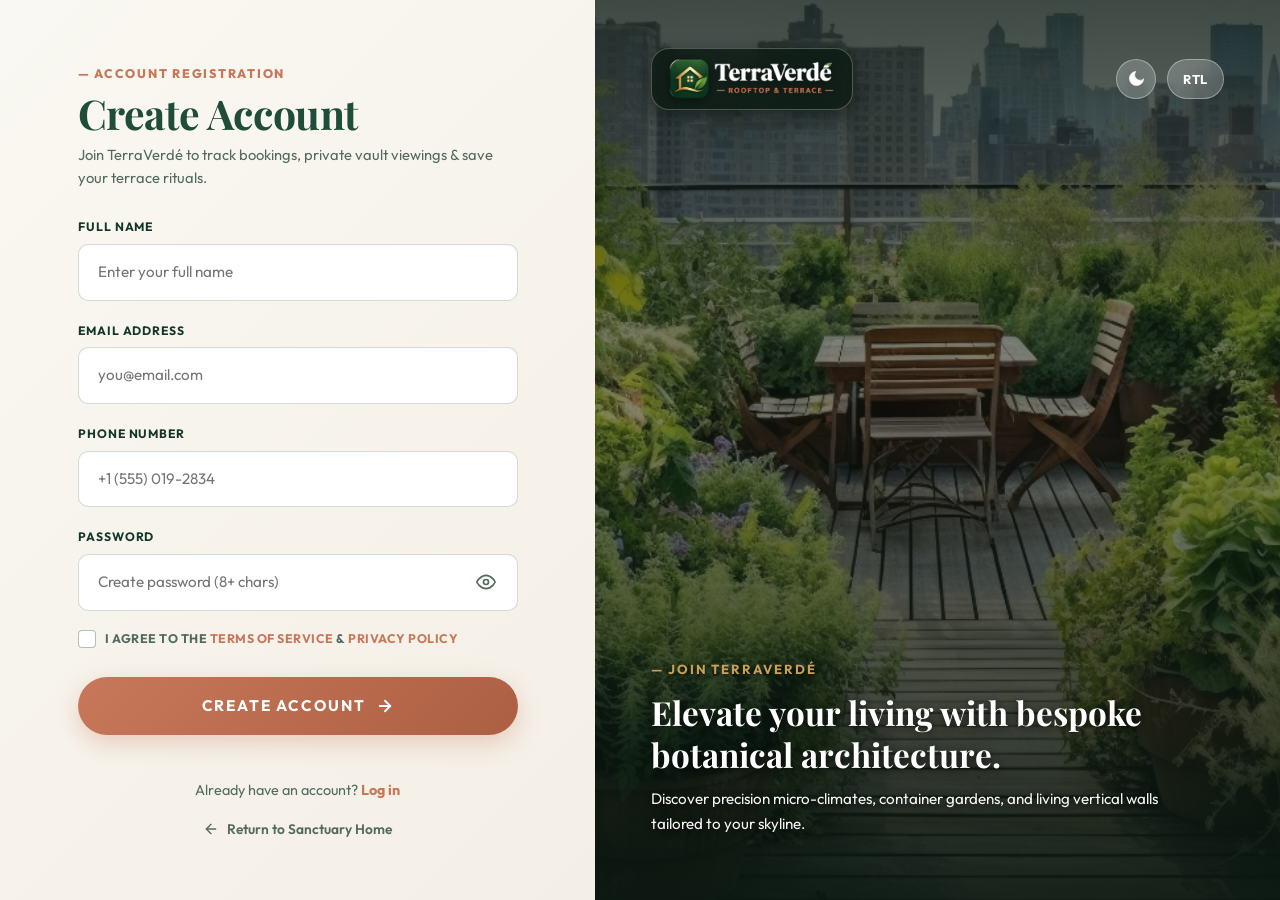
<file: register.html>
<!DOCTYPE html>
<html lang="en" dir="ltr" data-theme="light">
<head>
  <meta charset="UTF-8">
  <link rel="icon" type="image/png" href="assets/images/favicon.png">
  <link rel="apple-touch-icon" href="assets/images/logo-icon.png">
  <meta name="viewport" content="width=device-width, initial-scale=1.0, maximum-scale=5.0">
  <title>Create Account | TerraVerdé Rooftop &amp; Terrace Garden</title>
  <meta name="description" content="Join TerraVerdé to design your custom penthouse terrace, schedule site consultations, and receive smart plant care routines.">
  <link rel="stylesheet" href="assets/css/style.css">
  <link rel="stylesheet" href="assets/css/responsive.css">
</head>
<body class="auth-body">

  <!-- ==========================================================================
       LUXURY BOTANICAL PRELOADER
       ========================================================================== -->
  <div class="tv-preloader" id="tvPreloader" role="status" aria-live="polite" aria-label="Loading TerraVerdé...">
    <div class="tv-preloader-backdrop">
      <div class="tv-preloader-orb tv-preloader-orb-1"></div>
      <div class="tv-preloader-orb tv-preloader-orb-2"></div>
      <div class="tv-preloader-orb tv-preloader-orb-3"></div>
    </div>
    
    <div class="tv-preloader-content">
      <div class="tv-preloader-emblem">
        <div class="tv-preloader-ring"></div>
        <div class="tv-preloader-ring-pulse"></div>
        <div class="tv-preloader-icon-wrap">
          <svg class="tv-preloader-leaf-svg" viewBox="0 0 64 64" fill="none" xmlns="http://www.w3.org/2000/svg">
            <defs>
              <linearGradient id="tvLeafGrad10" x1="0%" y1="100%" x2="100%" y2="0%">
                <stop offset="0%" stop-color="#1F4D3A"/>
                <stop offset="50%" stop-color="#2F6B4F"/>
                <stop offset="100%" stop-color="#C5A15A"/>
              </linearGradient>
              <linearGradient id="tvGoldGrad10" x1="0%" y1="0%" x2="100%" y2="100%">
                <stop offset="0%" stop-color="#DFC48A"/>
                <stop offset="100%" stop-color="#C5A15A"/>
              </linearGradient>
            </defs>
            <path class="tv-path-stem" d="M32 58 V22" stroke="url(#tvLeafGrad10)" stroke-width="3" stroke-linecap="round"/>
            <path class="tv-path-leaf-left" d="M32 38 C22 38 16 30 16 20 C24 20 32 26 32 38 Z" fill="url(#tvLeafGrad10)" fill-opacity="0.25" stroke="url(#tvGoldGrad10)" stroke-width="2.2" stroke-linejoin="round"/>
            <path class="tv-path-leaf-right" d="M32 28 C42 28 48 20 48 10 C40 10 32 16 32 28 Z" fill="url(#tvLeafGrad10)" fill-opacity="0.35" stroke="url(#tvGoldGrad10)" stroke-width="2.2" stroke-linejoin="round"/>
            <circle class="tv-path-bud" cx="32" cy="12" r="3.5" fill="url(#tvGoldGrad10)"/>
          </svg>
        </div>
      </div>

      <div class="tv-preloader-brand">
        <h2 class="tv-preloader-title">TERRAVERDÉ</h2>
        <span class="tv-preloader-subtitle">Rooftop &amp; Terrace Architecture</span>
      </div>

      <div class="tv-preloader-progress-wrap">
        <div class="tv-preloader-progress-bar">
          <div class="tv-preloader-progress-fill" id="tvPreloaderFill"></div>
        </div>
        <div class="tv-preloader-meta">
          <span class="tv-preloader-status" id="tvPreloaderStatus">Cultivating Sanctuary...</span>
          <span class="tv-preloader-percent" id="tvPreloaderPercent">0%</span>
        </div>
      </div>
    </div>
  </div>

  <div class="auth-split-wrapper register-split">
    
    <!-- LEFT PANEL: Refined Register Form with TerraVerdé Theme -->
    <div class="auth-form-panel">
      
      <!-- Main Form Card -->
      <div class="auth-form-card">
        
        <div class="auth-form-header">
          <span class="auth-badge">&mdash; ACCOUNT REGISTRATION</span>
          <h1 class="auth-title">Create Account</h1>
          <p class="auth-subtitle">Join TerraVerdé to track bookings, private vault viewings &amp; save your terrace rituals.</p>
        </div>

        <form class="auth-form" id="registerForm" onsubmit="event.preventDefault(); alert('Account created successfully! Welcome to TerraVerdé.');">
          
          <!-- Full Name -->
          <div class="auth-input-group">
            <label for="regFullName" class="auth-label">FULL NAME</label>
            <div class="auth-input-wrapper">
              <input type="text" id="regFullName" name="fullname" class="auth-input" placeholder="Enter your full name" required autocomplete="name">
            </div>
          </div>

          <!-- Email Address -->
          <div class="auth-input-group">
            <label for="regEmail" class="auth-label">EMAIL ADDRESS</label>
            <div class="auth-input-wrapper">
              <input type="email" id="regEmail" name="email" class="auth-input" placeholder="you@email.com" required autocomplete="email">
            </div>
          </div>

          <!-- Phone Number -->
          <div class="auth-input-group">
            <label for="regPhone" class="auth-label">PHONE NUMBER</label>
            <div class="auth-input-wrapper">
              <input type="tel" id="regPhone" name="phone" class="auth-input" placeholder="+1 (555) 019-2834" required autocomplete="tel">
            </div>
          </div>

          <!-- Password with Toggle -->
          <div class="auth-input-group">
            <label for="regPassword" class="auth-label">PASSWORD</label>
            <div class="auth-input-wrapper has-toggle">
              <input type="password" id="regPassword" name="password" class="auth-input" placeholder="Create password (8+ chars)" required minlength="8" autocomplete="new-password">
              <button type="button" class="password-toggle-btn" id="toggleRegPassword" aria-label="Toggle password visibility">
                <svg class="eye-icon" width="20" height="20" viewBox="0 0 24 24" fill="none" stroke="currentColor" stroke-width="2" stroke-linecap="round" stroke-linejoin="round">
                  <path d="M1 12s4-8 11-8 11 8 11 8-4 8-11 8-11-8-11-8z"></path>
                  <circle cx="12" cy="12" r="3"></circle>
                </svg>
              </button>
            </div>
          </div>

          <!-- Terms Checkbox -->
          <div class="auth-options-row">
            <label class="auth-checkbox-label">
              <input type="checkbox" id="agreeTerms" name="agreeTerms" class="auth-checkbox" required>
              <span class="checkbox-custom"></span>
              <span class="checkbox-text">
                I AGREE TO THE <a href="contact.html" class="auth-inline-link">TERMS OF SERVICE</a> &amp; <a href="contact.html" class="auth-inline-link">PRIVACY POLICY</a>
              </span>
            </label>
          </div>

          <!-- Submit Button -->
          <button type="submit" class="btn-auth-submit" id="registerSubmitBtn">
            <span>CREATE ACCOUNT</span>
            <svg width="18" height="18" viewBox="0 0 24 24" fill="none" stroke="currentColor" stroke-width="2.5" stroke-linecap="round" stroke-linejoin="round">
              <line x1="5" y1="12" x2="19" y2="12"></line>
              <polyline points="12 5 19 12 12 19"></polyline>
            </svg>
          </button>

          <!-- Navigation Links -->
          <div class="auth-form-footer">
            <p class="auth-switch-text">Already have an account? <a href="login.html" class="auth-accent-link">Log in</a></p>
            <a href="index.html" class="auth-return-link">
              <svg width="16" height="16" viewBox="0 0 24 24" fill="none" stroke="currentColor" stroke-width="2" stroke-linecap="round" stroke-linejoin="round">
                <line x1="19" y1="12" x2="5" y2="12"></line>
                <polyline points="12 19 5 12 12 5"></polyline>
              </svg>
              <span>Return to Sanctuary Home</span>
            </a>
          </div>

        </form>

      </div>

    </div>

    <!-- RIGHT PANEL: Visual & Branding Overlay -->
    <div class="auth-media-panel" style="background-image: url('assets/images/auth/register-hero.jpg');">
      <div class="auth-media-overlay"></div>
      
      <!-- Top Bar inside Media Panel -->
      <div class="auth-media-top">
        <a href="index.html" class="auth-brand" id="authBrandLogoReg" aria-label="TerraVerdé Home">
          <img src="assets/images/logo-dark.png" alt="TerraVerdé - Rooftop &amp; Terrace" class="brand-logo-img" width="165" height="48">
        </a>

        <div class="auth-controls">
          <button type="button" class="auth-control-btn theme-toggle-btn" aria-label="Toggle dark/light theme" id="authThemeToggleReg">
            <svg width="18" height="18" viewBox="0 0 24 24" fill="none" stroke="currentColor" stroke-width="2"><path d="M21 12.79A9 9 0 1 1 11.21 3 7 7 0 0 0 21 12.79z"/></svg>
          </button>
          
          <button type="button" class="auth-control-btn rtl-toggle-btn" aria-label="Toggle text direction" id="authRtlToggleReg">
            RTL
          </button>
        </div>
      </div>

      <!-- Bottom Headline inside Media Panel -->
      <div class="auth-media-bottom">
        <span class="auth-eyebrow">&mdash; JOIN TERRAVERDÉ</span>
        <h2 class="auth-media-title serif">Elevate your living with bespoke botanical architecture.</h2>
        <p class="auth-media-desc">Discover precision micro-climates, container gardens, and living vertical walls tailored to your skyline.</p>
      </div>
    </div>

  </div>

  <script src="assets/js/main.js"></script>
</body>
</html>
</file>
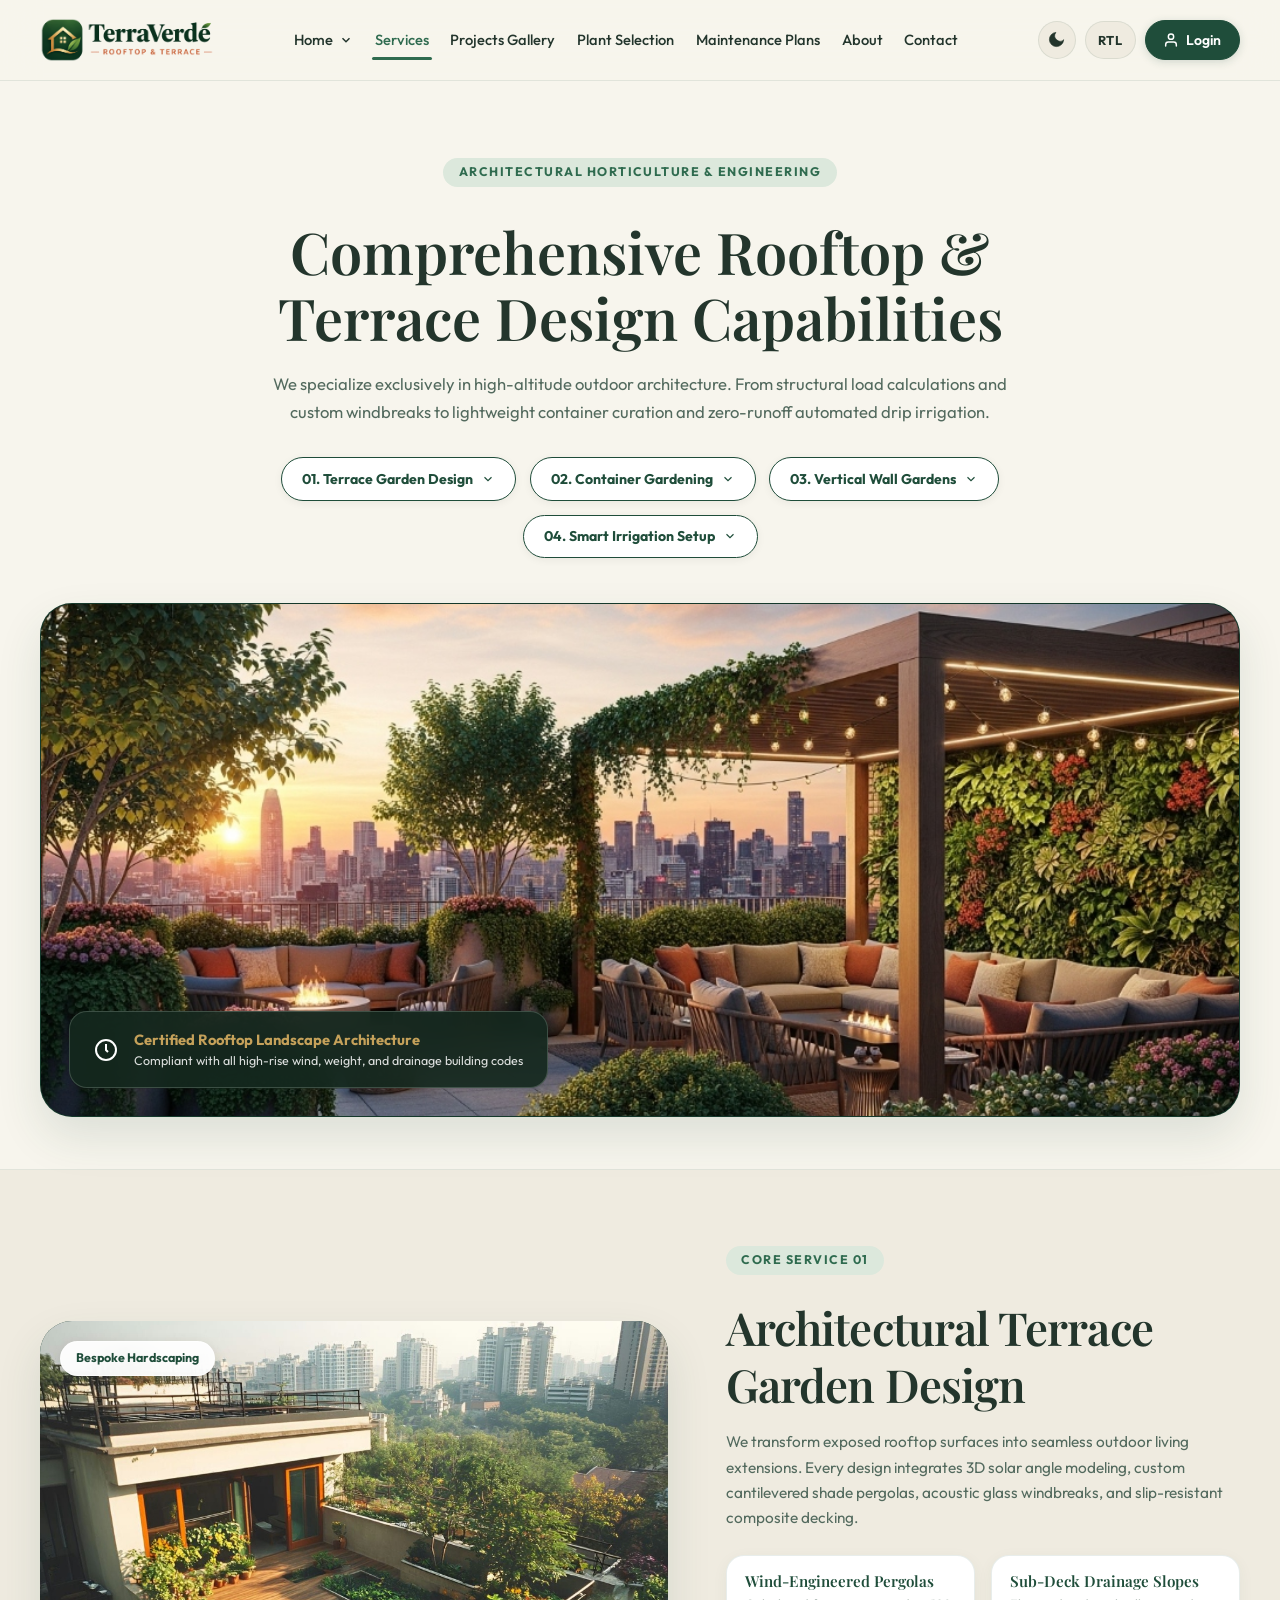
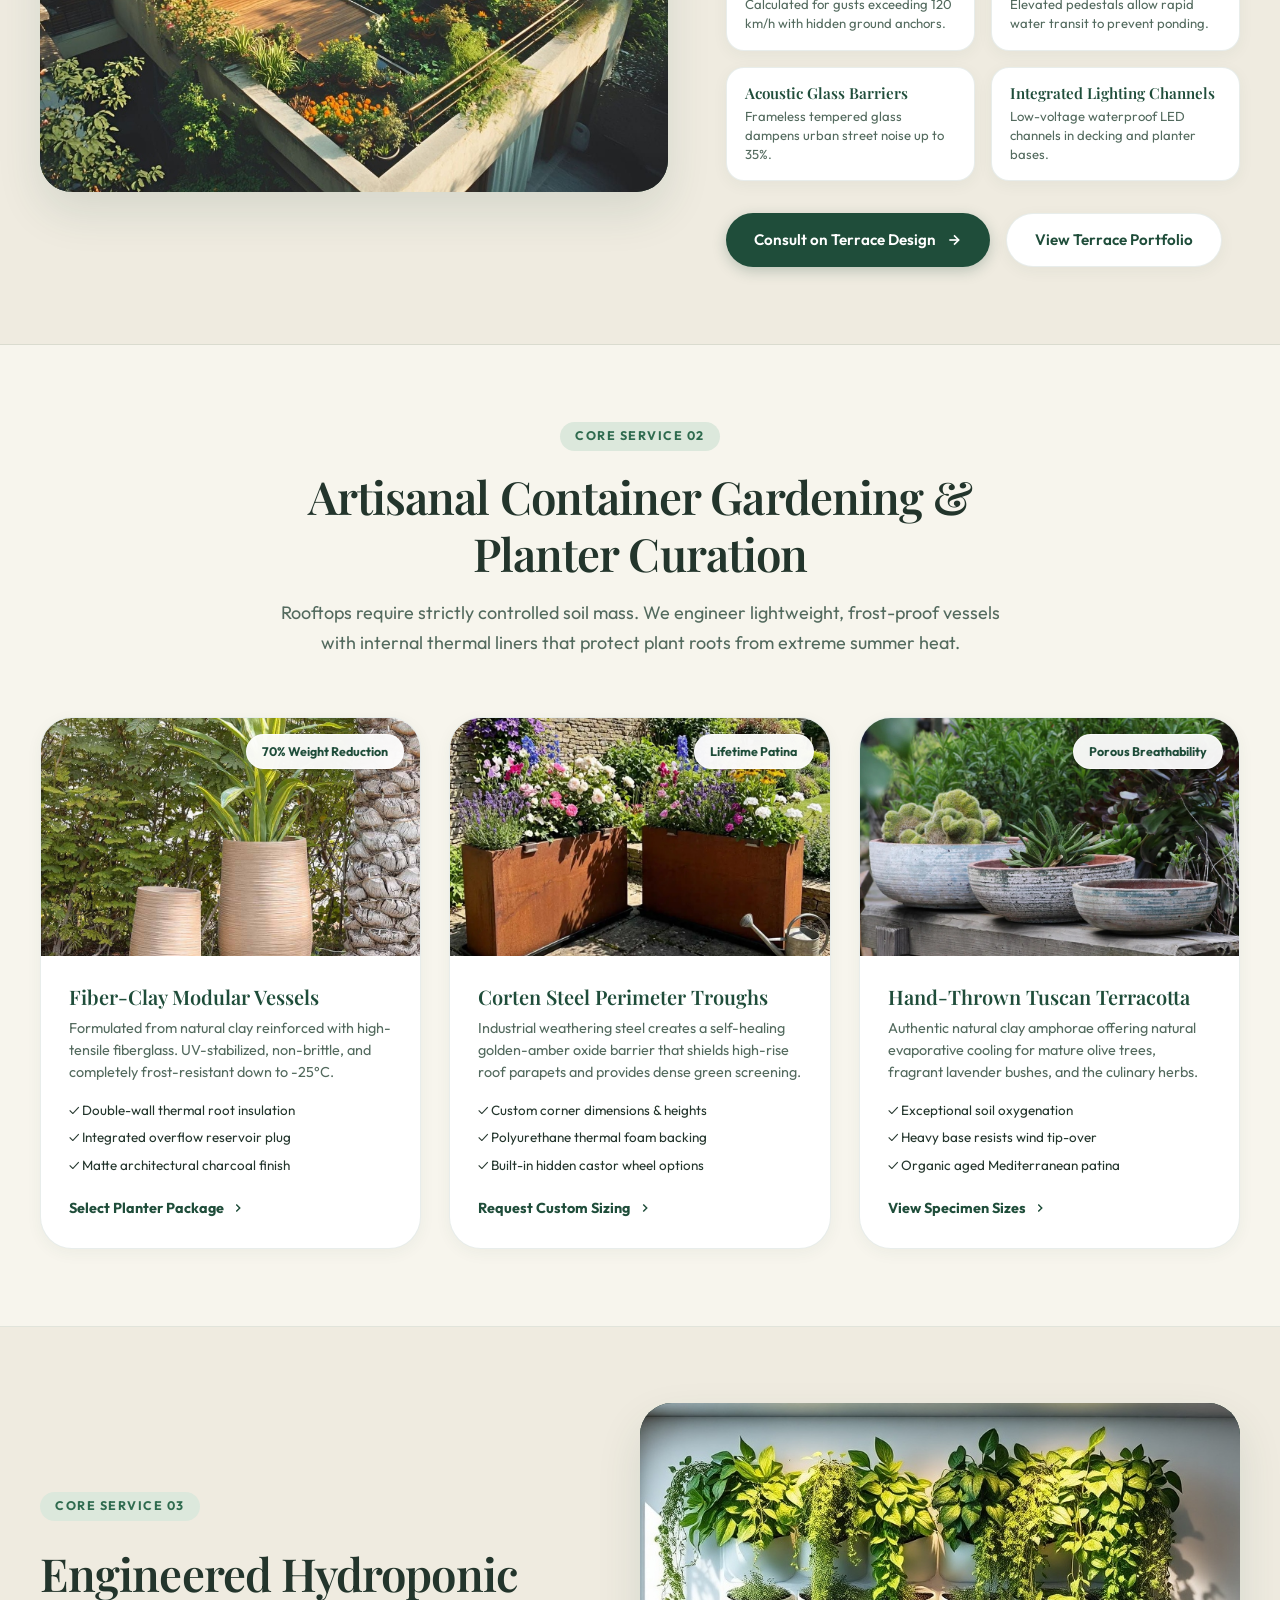
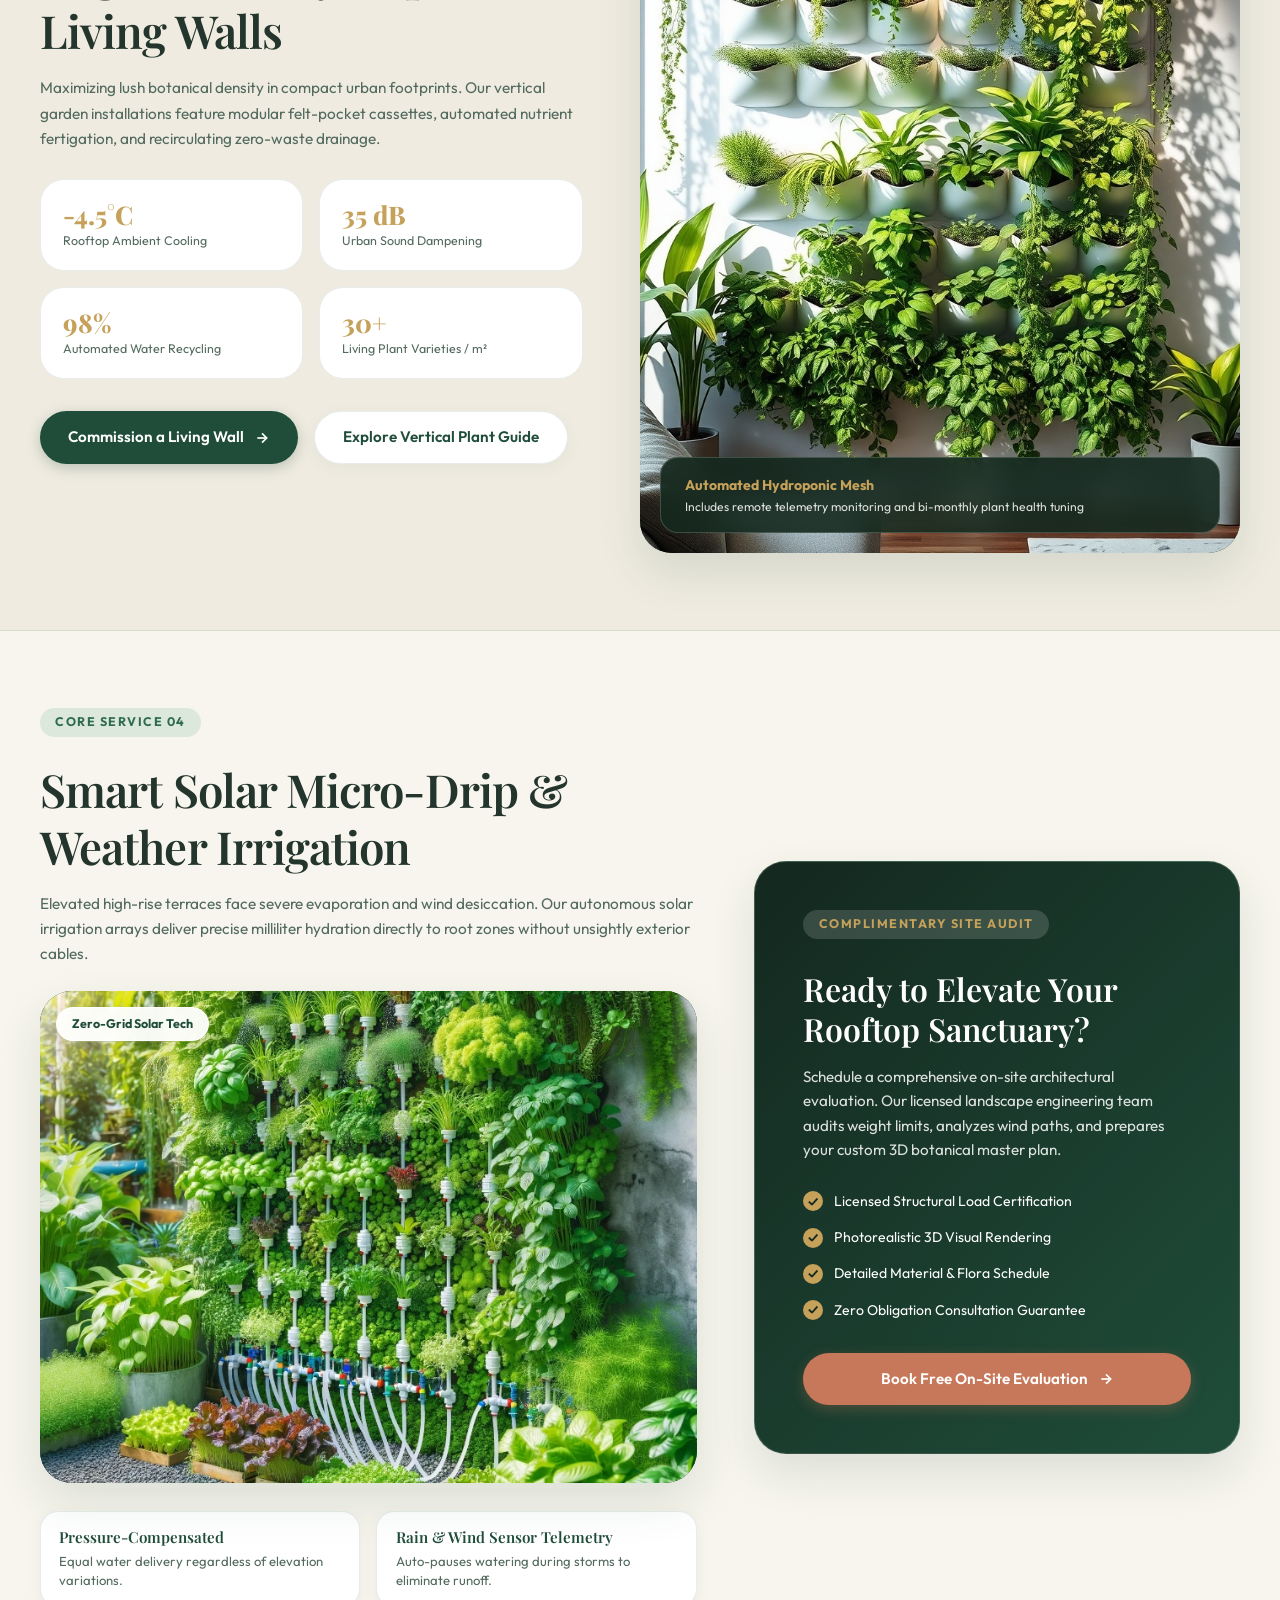
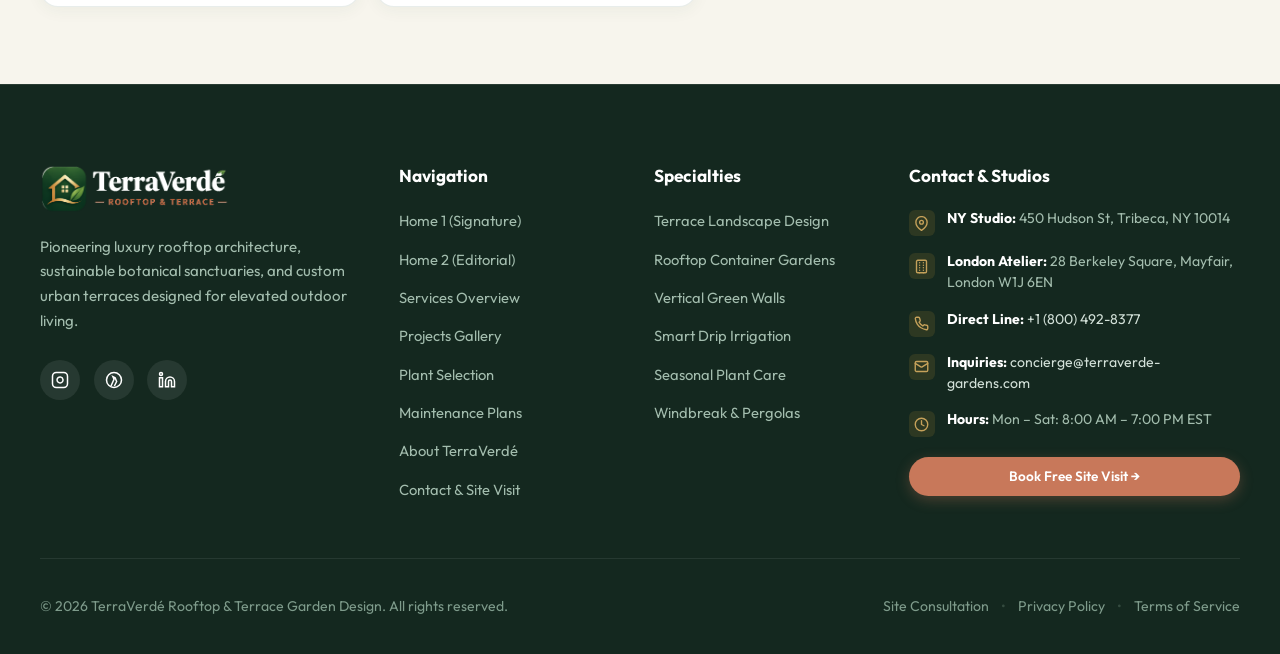
<file: services.html>
<!DOCTYPE html>
<html lang="en" dir="ltr" data-theme="light">

<head>
  <meta charset="UTF-8">
  <meta name="viewport" content="width=device-width, initial-scale=1.0">
  <title>Our Services — Architectural Rooftop &amp; Terrace Garden Design | TerraVerde</title>
  <meta name="description"
    content="Explore TerraVerde's architectural rooftop design services: custom terrace planning, modular container gardening, hydroponic living green walls, and smart solar drip irrigation.">

  <link rel="icon" type="image/png" href="assets/images/favicon.png">

  <!-- Google Fonts Preconnect & Stylesheet -->
  <link rel="preconnect" href="https://fonts.googleapis.com">
  <link rel="preconnect" href="https://fonts.gstatic.com" crossorigin>
  <link
    href="https://fonts.googleapis.com/css2?family=Playfair+Display:ital,wght@0,600;0,700;0,800;1,600&family=Plus+Jakarta+Sans:wght@400;500;600;700;800&display=swap"
    rel="stylesheet">

  <!-- Stylesheet -->
  <link rel="stylesheet" href="assets/css/style.css">
  <link rel="stylesheet" href="assets/css/responsive.css">
</head>

<body>

  <!-- ==========================================================================
       LUXURY BOTANICAL PRELOADER
       ========================================================================== -->
  <div class="tv-preloader" id="tvPreloader" role="status" aria-live="polite" aria-label="Loading TerraVerdé...">
    <div class="tv-preloader-backdrop">
      <div class="tv-preloader-orb tv-preloader-orb-1"></div>
      <div class="tv-preloader-orb tv-preloader-orb-2"></div>
      <div class="tv-preloader-orb tv-preloader-orb-3"></div>
    </div>
    
    <div class="tv-preloader-content">
      <div class="tv-preloader-emblem">
        <div class="tv-preloader-ring"></div>
        <div class="tv-preloader-ring-pulse"></div>
        <div class="tv-preloader-icon-wrap">
          <svg class="tv-preloader-leaf-svg" viewBox="0 0 64 64" fill="none" xmlns="http://www.w3.org/2000/svg">
            <defs>
              <linearGradient id="tvLeafGrad4" x1="0%" y1="100%" x2="100%" y2="0%">
                <stop offset="0%" stop-color="#1F4D3A"/>
                <stop offset="50%" stop-color="#2F6B4F"/>
                <stop offset="100%" stop-color="#C5A15A"/>
              </linearGradient>
              <linearGradient id="tvGoldGrad4" x1="0%" y1="0%" x2="100%" y2="100%">
                <stop offset="0%" stop-color="#DFC48A"/>
                <stop offset="100%" stop-color="#C5A15A"/>
              </linearGradient>
            </defs>
            <path class="tv-path-stem" d="M32 58 V22" stroke="url(#tvLeafGrad4)" stroke-width="3" stroke-linecap="round"/>
            <path class="tv-path-leaf-left" d="M32 38 C22 38 16 30 16 20 C24 20 32 26 32 38 Z" fill="url(#tvLeafGrad4)" fill-opacity="0.25" stroke="url(#tvGoldGrad4)" stroke-width="2.2" stroke-linejoin="round"/>
            <path class="tv-path-leaf-right" d="M32 28 C42 28 48 20 48 10 C40 10 32 16 32 28 Z" fill="url(#tvLeafGrad4)" fill-opacity="0.35" stroke="url(#tvGoldGrad4)" stroke-width="2.2" stroke-linejoin="round"/>
            <circle class="tv-path-bud" cx="32" cy="12" r="3.5" fill="url(#tvGoldGrad4)"/>
          </svg>
        </div>
      </div>

      <div class="tv-preloader-brand">
        <h2 class="tv-preloader-title">TERRAVERDÉ</h2>
        <span class="tv-preloader-subtitle">Rooftop &amp; Terrace Architecture</span>
      </div>

      <div class="tv-preloader-progress-wrap">
        <div class="tv-preloader-progress-bar">
          <div class="tv-preloader-progress-fill" id="tvPreloaderFill"></div>
        </div>
        <div class="tv-preloader-meta">
          <span class="tv-preloader-status" id="tvPreloaderStatus">Cultivating Sanctuary...</span>
          <span class="tv-preloader-percent" id="tvPreloaderPercent">0%</span>
        </div>
      </div>
    </div>
  </div>

  <!-- ==========================================================================
       SITE HEADER & NAVIGATION
       ========================================================================== -->
  <header class="site-header" id="siteHeader">
    <div class="container">
      <div class="navbar">

        <!-- Brand Logo -->
        <a href="index.html" class="brand-logo" id="brandLogo" aria-label="TerraVerdé Home">
          <img src="assets/images/logo-transparent.png" alt="TerraVerdé - Rooftop &amp; Terrace"
            class="brand-logo-img logo-light" width="165" height="48">
          <img src="assets/images/logo-dark.png" alt="TerraVerdé - Rooftop &amp; Terrace"
            class="brand-logo-img logo-dark" width="165" height="48">
        </a>

        <!-- Desktop Navigation Links -->
        <ul class="nav-desktop">
          <li class="nav-item-dropdown">
            <a href="index.html" class="nav-link dropdown-toggle-btn" id="homeDropdownBtn" aria-haspopup="true">
              <span>Home</span>
              <svg width="14" height="14" viewBox="0 0 24 24" fill="none" stroke="currentColor" stroke-width="2.5">
                <polyline points="6 9 12 15 18 9"></polyline>
              </svg>
            </a>
            <div class="dropdown-menu" aria-label="Home Submenu">
              <a href="index.html" class="dropdown-item">Home 1 (Signature)</a>
              <a href="home-2.html" class="dropdown-item">Home 2 (Editorial)</a>
            </div>
          </li>
          <li><a href="services.html" class="nav-link active">Services</a></li>
          <li><a href="projects-gallery.html" class="nav-link">Projects Gallery</a></li>
          <li><a href="plant-selection.html" class="nav-link">Plant Selection</a></li>
          <li><a href="maintenance-plans.html" class="nav-link">Maintenance Plans</a></li>
          <li><a href="about.html" class="nav-link">About</a></li>
          <li><a href="contact.html" class="nav-link">Contact</a></li>
        </ul>

        <!-- Right Side Controls & CTA & Login -->
        <div class="nav-controls">
          <button type="button" class="control-btn theme-toggle-btn" aria-label="Toggle dark/light theme"
            id="themeToggleBtn">
            <svg width="18" height="18" viewBox="0 0 24 24" fill="none" stroke="currentColor" stroke-width="2">
              <path d="M21 12.79A9 9 0 1 1 11.21 3 7 7 0 0 0 21 12.79z" />
            </svg>
          </button>

          <button type="button" class="control-btn rtl-toggle-btn" aria-label="Toggle text direction" id="rtlToggleBtn">
            RTL
          </button>

          <!-- Login Button in Navbar -->
          <a href="login.html" class="btn-login" id="navLoginBtn">
            <svg width="16" height="16" viewBox="0 0 24 24" fill="none" stroke="currentColor" stroke-width="2.2"
              stroke-linecap="round" stroke-linejoin="round">
              <path d="M20 21v-2a4 4 0 0 0-4-4H8a4 4 0 0 0-4 4v2"></path>
              <circle cx="12" cy="7" r="4"></circle>
            </svg>
            <span>Login</span>
          </a>

          <!-- Hamburger Button (Tablet & Mobile) -->
          <button type="button" class="hamburger-btn" aria-label="Open mobile menu" id="hamburgerBtn">
            <svg width="22" height="22" viewBox="0 0 24 24" fill="none" stroke="currentColor" stroke-width="2.2"
              stroke-linecap="round" stroke-linejoin="round">
              <line x1="3" y1="12" x2="21" y2="12"></line>
              <line x1="3" y1="6" x2="21" y2="6"></line>
              <line x1="3" y1="18" x2="21" y2="18"></line>
            </svg>
          </button>
        </div>

      </div>
    </div>
  </header>

  <!-- Mobile Navigation Drawer Overlay -->
  <div class="mobile-nav-overlay" id="mobileNavOverlay">
    <div class="mobile-nav-drawer" id="mobileNavDrawer">

      <div class="mobile-drawer-header">
        <a href="index.html" class="brand-logo" aria-label="TerraVerdé Home">
          <img src="assets/images/logo-transparent.png" alt="TerraVerdé - Rooftop &amp; Terrace"
            class="brand-logo-img logo-light" width="145" height="42">
          <img src="assets/images/logo-dark.png" alt="TerraVerdé - Rooftop &amp; Terrace"
            class="brand-logo-img logo-dark" width="145" height="42">
        </a>
        <button type="button" class="btn-icon close-drawer-btn" aria-label="Close mobile menu" id="closeDrawerBtn">
          <svg width="18" height="18" viewBox="0 0 24 24" fill="none" stroke="currentColor" stroke-width="2.5"
            stroke-linecap="round" stroke-linejoin="round">
            <line x1="18" y1="6" x2="6" y2="18"></line>
            <line x1="6" y1="6" x2="18" y2="18"></line>
          </svg>
        </button>
      </div>

      <nav class="mobile-nav-links" aria-label="Mobile Navigation Menu">
        <div>
          <a href="#" class="mobile-nav-link mobile-dropdown-toggle">
            <span>Home</span>
            <svg class="dropdown-chevron" width="16" height="16" viewBox="0 0 24 24" fill="none" stroke="currentColor"
              stroke-width="2">
              <polyline points="6 9 12 15 18 9"></polyline>
            </svg>
          </a>
          <div class="mobile-sub-menu">
            <a href="index.html" class="mobile-sub-link">Home 1 (Signature)</a>
            <a href="home-2.html" class="mobile-sub-link">Home 2 (Editorial)</a>
          </div>
        </div>
        <a href="services.html" class="mobile-nav-link active">Services</a>
        <a href="projects-gallery.html" class="mobile-nav-link">Projects Gallery</a>
        <a href="plant-selection.html" class="mobile-nav-link">Plant Selection</a>
        <a href="maintenance-plans.html" class="mobile-nav-link">Maintenance Plans</a>
        <a href="about.html" class="mobile-nav-link">About</a>
        <a href="contact.html" class="mobile-nav-link">Contact</a>
      </nav>

      <div class="mobile-drawer-footer">
        <div class="mobile-controls-row">
          <button type="button" class="btn btn-secondary btn-sm theme-toggle-btn" style="flex: 1;">Toggle Theme</button>
          <button type="button" class="btn btn-secondary btn-sm rtl-toggle-btn" style="flex: 1;">RTL</button>
        </div>
        <a href="login.html" class="btn btn-primary mobile-login-btn" style="width: 100%;">
          <svg width="16" height="16" viewBox="0 0 24 24" fill="none" stroke="currentColor" stroke-width="2">
            <path d="M20 21v-2a4 4 0 0 0-4-4H8a4 4 0 0 0-4 4v2"></path>
            <circle cx="12" cy="7" r="4"></circle>
          </svg>
          <span>Client Portal Login</span>
        </a>
      </div>

    </div>
  </div>

  <!-- ==========================================================================
       MAIN CONTENT (EXACTLY 5 SECTIONS)
       ========================================================================== -->
  <main id="mainContent">

    <!-- ==========================================================================
         SECTION 1: SERVICES HERO
         ========================================================================== -->
    <section class="srv-hero-section" id="srvHeroSection">
      <div class="container">

        <div class="srv-hero-header">
          <span class="eyebrow">ARCHITECTURAL HORTICULTURE &amp; ENGINEERING</span>
          <h1 class="srv-hero-title serif">Comprehensive Rooftop &amp; Terrace Design Capabilities</h1>
          <p class="srv-hero-lead">
            We specialize exclusively in high-altitude outdoor architecture. From structural load calculations and
            custom windbreaks to lightweight container curation and zero-runoff automated drip irrigation.
          </p>

          <!-- Quick Jump Navigation -->
          <div class="srv-jump-nav">
            <a href="#srvTerraceDesignSection" class="srv-jump-pill">
              <span>01. Terrace Garden Design</span>
              <svg width="14" height="14" viewBox="0 0 24 24" fill="none" stroke="currentColor" stroke-width="2">
                <polyline points="6 9 12 15 18 9"></polyline>
              </svg>
            </a>
            <a href="#srvContainerGardeningSection" class="srv-jump-pill">
              <span>02. Container Gardening</span>
              <svg width="14" height="14" viewBox="0 0 24 24" fill="none" stroke="currentColor" stroke-width="2">
                <polyline points="6 9 12 15 18 9"></polyline>
              </svg>
            </a>
            <a href="#srvVerticalWallSection" class="srv-jump-pill">
              <span>03. Vertical Wall Gardens</span>
              <svg width="14" height="14" viewBox="0 0 24 24" fill="none" stroke="currentColor" stroke-width="2">
                <polyline points="6 9 12 15 18 9"></polyline>
              </svg>
            </a>
            <a href="#srvIrrigationCtaSection" class="srv-jump-pill">
              <span>04. Smart Irrigation Setup</span>
              <svg width="14" height="14" viewBox="0 0 24 24" fill="none" stroke="currentColor" stroke-width="2">
                <polyline points="6 9 12 15 18 9"></polyline>
              </svg>
            </a>
          </div>
        </div>

        <!-- High-Impact Panoramic Hero Media Banner -->
        <div class="srv-hero-media-banner">
          <img src="assets/images/services/services-hero.jpg" alt="Architectural rooftop terrace design studio concept"
            loading="eager">
          <div class="srv-hero-floating-badge">
            <svg width="24" height="24" viewBox="0 0 24 24" fill="none" stroke="currentColor" stroke-width="2">
              <circle cx="12" cy="12" r="10"></circle>
              <polyline points="12 6 12 12 14 14"></polyline>
            </svg>
            <div>
              <div style="font-weight: 700; font-size: 0.92rem; color: var(--warm-gold);">Certified Rooftop Landscape
                Architecture</div>
              <div style="font-size: 0.78rem; opacity: 0.85;">Compliant with all high-rise wind, weight, and drainage
                building codes</div>
            </div>
          </div>
        </div>

      </div>
    </section>

    <!-- ==========================================================================
         SECTION 2: TERRACE GARDEN DESIGN (Asymmetric 2-Column Split)
         ========================================================================== -->
    <section class="srv-section" id="srvTerraceDesignSection">
      <div class="container">

        <div class="srv-terrace-split">

          <!-- Left Media Card -->
          <div class="srv-terrace-media">
            <img src="assets/images/services/services-terrace-design.jpg"
              alt="Custom architectural terrace garden design" loading="lazy">
            <span class="card-badge" style="position: absolute; top: 1.25rem; left: 1.25rem;">Bespoke Hardscaping</span>
          </div>

          <!-- Right Content & Benefits -->
          <div>
            <span class="eyebrow">CORE SERVICE 01</span>
            <h2 class="section-title serif" style="margin: 0.4rem 0 1rem; text-align: left;">Architectural Terrace
              Garden Design</h2>
            <p style="font-size: 0.96rem; color: var(--text-muted); line-height: 1.65; margin-bottom: 1.5rem;">
              We transform exposed rooftop surfaces into seamless outdoor living extensions. Every design integrates 3D
              solar angle modeling, custom cantilevered shade pergolas, acoustic glass windbreaks, and slip-resistant
              composite decking.
            </p>

            <!-- 4 Key Benefits -->
            <div class="srv-benefit-chips">
              <div class="srv-benefit-chip">
                <h5 class="serif">Wind-Engineered Pergolas</h5>
                <p>Calculated for gusts exceeding 120 km/h with hidden ground anchors.</p>
              </div>
              <div class="srv-benefit-chip">
                <h5 class="serif">Sub-Deck Drainage Slopes</h5>
                <p>Elevated pedestals allow rapid water transit to prevent ponding.</p>
              </div>
              <div class="srv-benefit-chip">
                <h5 class="serif">Acoustic Glass Barriers</h5>
                <p>Frameless tempered glass dampens urban street noise up to 35%.</p>
              </div>
              <div class="srv-benefit-chip">
                <h5 class="serif">Integrated Lighting Channels</h5>
                <p>Low-voltage waterproof LED channels in decking and planter bases.</p>
              </div>
            </div>

            <div style="display: flex; gap: 1rem; flex-wrap: wrap;">
              <a href="contact.html" class="btn btn-primary">
                <span>Consult on Terrace Design</span>
                <svg width="16" height="16" viewBox="0 0 24 24" fill="none" stroke="currentColor" stroke-width="2.5">
                  <line x1="5" y1="12" x2="19" y2="12"></line>
                  <polyline points="12 5 19 12 12 19"></polyline>
                </svg>
              </a>
              <a href="projects-gallery.html" class="btn btn-secondary">View Terrace Portfolio</a>
            </div>
          </div>

        </div>

      </div>
    </section>

    <!-- ==========================================================================
         SECTION 3: CONTAINER GARDENING (Bento 3-Card Material Matrix)
         ========================================================================== -->
    <section class="srv-section" id="srvContainerGardeningSection">
      <div class="container">

        <div class="section-header">
          <span class="eyebrow">CORE SERVICE 02</span>
          <h2 class="section-title serif">Artisanal Container Gardening &amp; Planter Curation</h2>
          <p class="section-subtitle">
            Rooftops require strictly controlled soil mass. We engineer lightweight, frost-proof vessels with internal
            thermal liners that protect plant roots from extreme summer heat.
          </p>
        </div>

        <div class="srv-container-bento">

          <!-- Card 1: Fiber-Clay Minimalist -->
          <div class="srv-container-card">
            <div class="card-media" style="aspect-ratio: 16/10;">
              <img src="assets/images/services/services-container-gardening.jpg"
                alt="Artisanal container gardening on rooftop patio" loading="lazy">
              <span class="card-badge">70% Weight Reduction</span>
            </div>
            <div class="srv-container-body">
              <div>
                <h3 class="serif" style="font-size: 1.25rem; color: var(--forest); margin-bottom: 0.5rem;">Fiber-Clay
                  Modular Vessels</h3>
                <p style="font-size: 0.9rem; color: var(--text-muted); line-height: 1.55; margin-bottom: 1rem;">
                  Formulated from natural clay reinforced with high-tensile fiberglass. UV-stabilized, non-brittle, and
                  completely frost-resistant down to -25°C.
                </p>
                <ul
                  style="list-style: none; padding: 0; margin: 0 0 1.25rem; font-size: 0.84rem; color: var(--text-main); display: flex; flex-direction: column; gap: 0.4rem;">
                  <li>✓ Double-wall thermal root insulation</li>
                  <li>✓ Integrated overflow reservoir plug</li>
                  <li>✓ Matte architectural charcoal finish</li>
                </ul>
              </div>
              <a href="contact.html" class="card-action-link">
                <span>Select Planter Package</span>
                <svg width="14" height="14" viewBox="0 0 24 24" fill="none" stroke="currentColor" stroke-width="2.5">
                  <polyline points="9 18 15 12 9 6"></polyline>
                </svg>
              </a>
            </div>
          </div>

          <!-- Card 2: Weathering Corten Steel Troughs -->
          <div class="srv-container-card">
            <div class="card-media" style="aspect-ratio: 16/10;">
              <img src="assets/images/services/services-container-corten.jpg" alt="Corten Steel Weathered Planters"
                loading="lazy">
              <span class="card-badge">Lifetime Patina</span>
            </div>
            <div class="srv-container-body">
              <div>
                <h3 class="serif" style="font-size: 1.25rem; color: var(--forest); margin-bottom: 0.5rem;">Corten Steel
                  Perimeter Troughs</h3>
                <p style="font-size: 0.9rem; color: var(--text-muted); line-height: 1.55; margin-bottom: 1rem;">
                  Industrial weathering steel creates a self-healing golden-amber oxide barrier that shields high-rise
                  roof parapets and provides dense green screening.
                </p>
                <ul
                  style="list-style: none; padding: 0; margin: 0 0 1.25rem; font-size: 0.84rem; color: var(--text-main); display: flex; flex-direction: column; gap: 0.4rem;">
                  <li>✓ Custom corner dimensions &amp; heights</li>
                  <li>✓ Polyurethane thermal foam backing</li>
                  <li>✓ Built-in hidden castor wheel options</li>
                </ul>
              </div>
              <a href="contact.html" class="card-action-link">
                <span>Request Custom Sizing</span>
                <svg width="14" height="14" viewBox="0 0 24 24" fill="none" stroke="currentColor" stroke-width="2.5">
                  <polyline points="9 18 15 12 9 6"></polyline>
                </svg>
              </a>
            </div>
          </div>

          <!-- Card 3: Mediterranean Terracotta -->
          <div class="srv-container-card">
            <div class="card-media" style="aspect-ratio: 16/10;">
              <img src="assets/images/services/services-container-terracotta.jpg"
                alt="Handcrafted Tuscan Terracotta Pots" loading="lazy">
              <span class="card-badge">Porous Breathability</span>
            </div>
            <div class="srv-container-body">
              <div>
                <h3 class="serif" style="font-size: 1.25rem; color: var(--forest); margin-bottom: 0.5rem;">Hand-Thrown
                  Tuscan Terracotta</h3>
                <p style="font-size: 0.9rem; color: var(--text-muted); line-height: 1.55; margin-bottom: 1rem;">
                  Authentic natural clay amphorae offering natural evaporative cooling for mature olive trees, fragrant
                  lavender bushes, and the culinary herbs.
                </p>
                <ul
                  style="list-style: none; padding: 0; margin: 0 0 1.25rem; font-size: 0.84rem; color: var(--text-main); display: flex; flex-direction: column; gap: 0.4rem;">
                  <li>✓ Exceptional soil oxygenation</li>
                  <li>✓ Heavy base resists wind tip-over</li>
                  <li>✓ Organic aged Mediterranean patina</li>
                </ul>
              </div>
              <a href="contact.html" class="card-action-link">
                <span>View Specimen Sizes</span>
                <svg width="14" height="14" viewBox="0 0 24 24" fill="none" stroke="currentColor" stroke-width="2.5">
                  <polyline points="9 18 15 12 9 6"></polyline>
                </svg>
              </a>
            </div>
          </div>

        </div>

      </div>
    </section>

    <!-- ==========================================================================
         SECTION 4: VERTICAL WALL GARDENS (Bio-Engineering Split Showcase)
         ========================================================================== -->
    <section class="srv-section" id="srvVerticalWallSection">
      <div class="container">

        <div class="srv-vert-split">

          <!-- Left Technical Breakdown -->
          <div>
            <span class="eyebrow">CORE SERVICE 03</span>
            <h2 class="section-title serif" style="margin: 0.4rem 0 1rem; text-align: left;">Engineered Hydroponic
              Living Walls</h2>
            <p style="font-size: 0.96rem; color: var(--text-muted); line-height: 1.65;">
              Maximizing lush botanical density in compact urban footprints. Our vertical garden installations feature
              modular felt-pocket cassettes, automated nutrient fertigation, and recirculating zero-waste drainage.
            </p>

            <!-- 4 Environmental Metrics -->
            <div class="srv-vert-metrics-grid">
              <div class="srv-vert-metric-box">
                <div class="num serif">-4.5°C</div>
                <div class="label">Rooftop Ambient Cooling</div>
              </div>
              <div class="srv-vert-metric-box">
                <div class="num serif">35 dB</div>
                <div class="label">Urban Sound Dampening</div>
              </div>
              <div class="srv-vert-metric-box">
                <div class="num serif">98%</div>
                <div class="label">Automated Water Recycling</div>
              </div>
              <div class="srv-vert-metric-box">
                <div class="num serif">30+</div>
                <div class="label">Living Plant Varieties / m²</div>
              </div>
            </div>

            <div style="display: flex; gap: 1rem; flex-wrap: wrap;">
              <a href="contact.html" class="btn btn-primary">
                <span>Commission a Living Wall</span>
                <svg width="16" height="16" viewBox="0 0 24 24" fill="none" stroke="currentColor" stroke-width="2.5">
                  <line x1="5" y1="12" x2="19" y2="12"></line>
                  <polyline points="12 5 19 12 12 19"></polyline>
                </svg>
              </a>
              <a href="plant-selection.html" class="btn btn-secondary">Explore Vertical Plant Guide</a>
            </div>
          </div>

          <!-- Right Living Wall Media -->
          <div class="srv-terrace-media" style="aspect-ratio: 4/5;">
            <img src="assets/images/services/services-vertical-wall.jpg"
              alt="Lush vertical living wall garden on rooftop terrace" loading="lazy">
            <div class="srv-hero-floating-badge" style="bottom: 1.25rem; left: 1.25rem; right: 1.25rem;">
              <div>
                <div style="font-weight: 700; font-size: 0.88rem; color: var(--warm-gold);">Automated Hydroponic Mesh
                </div>
                <div style="font-size: 0.76rem; opacity: 0.85;">Includes remote telemetry monitoring and bi-monthly
                  plant health tuning</div>
              </div>
            </div>
          </div>

        </div>

      </div>
    </section>

    <!-- ==========================================================================
         SECTION 5: IRRIGATION SYSTEM SETUP + INTEGRATED FINAL CTA
         ========================================================================== -->
    <section class="srv-section" id="srvIrrigationCtaSection" style="border-bottom: none;">
      <div class="container">

        <div class="srv-irrig-cta-grid">

          <!-- Left Hydronic Irrigation Engineering Showcase -->
          <div>
            <span class="eyebrow">CORE SERVICE 04</span>
            <h2 class="section-title serif" style="margin: 0.4rem 0 1rem; text-align: left;">Smart Solar Micro-Drip
              &amp; Weather Irrigation</h2>
            <p style="font-size: 0.96rem; color: var(--text-muted); line-height: 1.65; margin-bottom: 1.5rem;">
              Elevated high-rise terraces face severe evaporation and wind desiccation. Our autonomous solar irrigation
              arrays deliver precise milliliter hydration directly to root zones without unsightly exterior cables.
            </p>

            <div class="srv-irrig-media-box" style="margin-bottom: 1.75rem;">
              <img src="assets/images/services/services-irrigation-setup.jpg"
                alt="Smart micro-drip irrigation system on rooftop planters" loading="lazy">
              <span class="card-badge" style="position: absolute; top: 1rem; left: 1rem;">Zero-Grid Solar Tech</span>
            </div>

            <div class="srv-benefit-chips" style="margin: 0;">
              <div class="srv-benefit-chip">
                <h5 class="serif">Pressure-Compensated </h5>
                <p>Equal water delivery regardless of elevation variations.</p>
              </div>
              <div class="srv-benefit-chip">
                <h5 class="serif">Rain &amp; Wind Sensor Telemetry</h5>
                <p>Auto-pauses watering during storms to eliminate runoff.</p>
              </div>
            </div>
          </div>

          <!-- Right Integrated Final Booking Consultation CTA Card -->
          <div class="srv-final-cta-card">
            <span class="eyebrow">COMPLIMENTARY SITE AUDIT</span>
            <h3 class="serif">Ready to Elevate Your Rooftop Sanctuary?</h3>
            <p>
              Schedule a comprehensive on-site architectural evaluation. Our licensed landscape engineering team audits
              weight limits, analyzes wind paths, and prepares your custom 3D botanical master plan.
            </p>

            <div style="display: flex; flex-direction: column; gap: 0.85rem; margin-bottom: 2rem;">
              <div style="display: flex; align-items: center; gap: 0.65rem; font-size: 0.88rem;">
                <div
                  style="width: 20px; height: 20px; border-radius: 50%; background: var(--warm-gold); color: #14281F; display: flex; align-items: center; justify-content: center; font-weight: 800; font-size: 0.75rem;">
                  ✓</div>
                <span>Licensed Structural Load Certification</span>
              </div>
              <div style="display: flex; align-items: center; gap: 0.65rem; font-size: 0.88rem;">
                <div
                  style="width: 20px; height: 20px; border-radius: 50%; background: var(--warm-gold); color: #14281F; display: flex; align-items: center; justify-content: center; font-weight: 800; font-size: 0.75rem;">
                  ✓</div>
                <span>Photorealistic 3D Visual Rendering</span>
              </div>
              <div style="display: flex; align-items: center; gap: 0.65rem; font-size: 0.88rem;">
                <div
                  style="width: 20px; height: 20px; border-radius: 50%; background: var(--warm-gold); color: #14281F; display: flex; align-items: center; justify-content: center; font-weight: 800; font-size: 0.75rem;">
                  ✓</div>
                <span>Detailed Material &amp; Flora Schedule</span>
              </div>
              <div style="display: flex; align-items: center; gap: 0.65rem; font-size: 0.88rem;">
                <div
                  style="width: 20px; height: 20px; border-radius: 50%; background: var(--warm-gold); color: #14281F; display: flex; align-items: center; justify-content: center; font-weight: 800; font-size: 0.75rem;">
                  ✓</div>
                <span>Zero Obligation Consultation Guarantee</span>
              </div>
            </div>

            <a href="contact.html" class="btn btn-accent" style="width: 100%; justify-content: center;"
              id="srvBookAuditBtn">
              <span>Book Free On-Site Evaluation</span>
              <svg width="16" height="16" viewBox="0 0 24 24" fill="none" stroke="currentColor" stroke-width="2.5">
                <line x1="5" y1="12" x2="19" y2="12"></line>
                <polyline points="12 5 19 12 12 19"></polyline>
              </svg>
            </a>
          </div>

        </div>

      </div>
    </section>

  </main>

  <!-- ==========================================================================
       SITE FOOTER
       ========================================================================== -->
  <footer class="site-footer" id="siteFooter">
    <div class="container">

      <div class="footer-grid">

        <!-- Column 1: Brand Info & Socials -->
        <div class="footer-brand">
          <a href="index.html" class="brand-logo" aria-label="TerraVerdé Home">
            <img src="assets/images/logo-transparent.png" alt="TerraVerdé - Rooftop &amp; Terrace"
              class="brand-logo-img logo-light" width="165" height="48">
            <img src="assets/images/logo-dark.png" alt="TerraVerdé - Rooftop &amp; Terrace"
              class="brand-logo-img logo-dark" width="165" height="48">
          </a>
          <p class="footer-desc">
            Pioneering luxury rooftop architecture, sustainable botanical sanctuaries, and custom urban terraces
            designed for elevated outdoor living.
          </p>
          <div class="footer-socials">
            <a href="#" class="social-icon-btn" aria-label="Instagram">
              <svg width="18" height="18" viewBox="0 0 24 24" fill="none" stroke="currentColor" stroke-width="2">
                <rect x="2" y="2" width="20" height="20" rx="5" ry="5"></rect>
                <path d="M16 11.37A4 4 0 1 1 12.63 8 4 4 0 0 1 16 11.37z"></path>
                <line x1="17.5" y1="6.5" x2="17.51" y2="6.5"></line>
              </svg>
            </a>
            <a href="#" class="social-icon-btn" aria-label="Pinterest">
              <svg width="18" height="18" viewBox="0 0 24 24" fill="none" stroke="currentColor" stroke-width="2">
                <circle cx="12" cy="12" r="10"></circle>
                <path d="M8 20l4-9-1.5-3.5 3 1.5 2 5-3 6"></path>
              </svg>
            </a>
            <a href="#" class="social-icon-btn" aria-label="LinkedIn">
              <svg width="18" height="18" viewBox="0 0 24 24" fill="none" stroke="currentColor" stroke-width="2">
                <path d="M16 8a6 6 0 0 1 6 6v7h-4v-7a2 2 0 0 0-2-2 2 2 0 0 0-2 2v7h-4v-7a6 6 0 0 1 6-6z"></path>
                <rect x="2" y="9" width="4" height="12"></rect>
                <circle cx="4" cy="4" r="2"></circle>
              </svg>
            </a>
          </div>
        </div>

        <!-- Column 2: Navigation -->
        <div>
          <h4 class="footer-heading">Navigation</h4>
          <ul class="footer-links">
            <li><a href="index.html" class="footer-link">Home 1 (Signature)</a></li>
            <li><a href="home-2.html" class="footer-link">Home 2 (Editorial)</a></li>
            <li><a href="services.html" class="footer-link">Services Overview</a></li>
            <li><a href="projects-gallery.html" class="footer-link">Projects Gallery</a></li>
            <li><a href="plant-selection.html" class="footer-link">Plant Selection</a></li>
            <li><a href="maintenance-plans.html" class="footer-link">Maintenance Plans</a></li>
            <li><a href="about.html" class="footer-link">About TerraVerdé</a></li>
            <li><a href="contact.html" class="footer-link">Contact &amp; Site Visit</a></li>
          </ul>
        </div>

        <!-- Column 3: Specialties -->
        <div>
          <h4 class="footer-heading">Specialties</h4>
          <ul class="footer-links">
            <li><a href="services.html" class="footer-link">Terrace Landscape Design</a></li>
            <li><a href="services.html" class="footer-link">Rooftop Container Gardens</a></li>
            <li><a href="services.html" class="footer-link">Vertical Green Walls</a></li>
            <li><a href="services.html" class="footer-link">Smart Drip Irrigation</a></li>
            <li><a href="maintenance-plans.html" class="footer-link">Seasonal Plant Care</a></li>
            <li><a href="services.html" class="footer-link">Windbreak &amp; Pergolas</a></li>
          </ul>
        </div>

        <!-- Column 4: Contact & Global Studios -->
        <div class="footer-contact-col">
          <h4 class="footer-heading">Contact &amp; Studios</h4>
          <div class="footer-contact-list">
            <div class="footer-contact-item">
              <span class="footer-contact-icon"><svg width="16" height="16" viewBox="0 0 24 24" fill="none"
                  stroke="currentColor" stroke-width="2.2" stroke-linecap="round" stroke-linejoin="round">
                  <path d="M21 10c0 7-9 13-9 13s-9-6-9-13a9 9 0 0 1 18 0z"></path>
                  <circle cx="12" cy="10" r="3"></circle>
                </svg></span>
              <div>
                <strong>NY Studio:</strong> 450 Hudson St, Tribeca, NY 10014
              </div>
            </div>
            <div class="footer-contact-item">
              <span class="footer-contact-icon"><svg width="16" height="16" viewBox="0 0 24 24" fill="none"
                  stroke="currentColor" stroke-width="2.2" stroke-linecap="round" stroke-linejoin="round">
                  <rect x="4" y="2" width="16" height="20" rx="2" ry="2"></rect>
                  <line x1="9" y1="22" x2="9" y2="22.01"></line>
                  <line x1="15" y1="22" x2="15" y2="22.01"></line>
                  <line x1="9" y1="6" x2="9" y2="6.01"></line>
                  <line x1="15" y1="6" x2="15" y2="6.01"></line>
                  <line x1="9" y1="10" x2="9" y2="10.01"></line>
                  <line x1="15" y1="10" x2="15" y2="10.01"></line>
                  <line x1="9" y1="14" x2="9" y2="14.01"></line>
                  <line x1="15" y1="14" x2="15" y2="14.01"></line>
                  <line x1="9" y1="18" x2="9" y2="18.01"></line>
                  <line x1="15" y1="18" x2="15" y2="18.01"></line>
                </svg></span>
              <div>
                <strong>London Atelier:</strong> 28 Berkeley Square, Mayfair, London W1J 6EN
              </div>
            </div>
            <div class="footer-contact-item">
              <span class="footer-contact-icon"><svg width="16" height="16" viewBox="0 0 24 24" fill="none"
                  stroke="currentColor" stroke-width="2.2" stroke-linecap="round" stroke-linejoin="round">
                  <path
                    d="M22 16.92v3a2 2 0 0 1-2.18 2 19.79 19.79 0 0 1-8.63-3.07 19.5 19.5 0 0 1-6-6 19.79 19.79 0 0 1-3.07-8.67A2 2 0 0 1 4.11 2h3a2 2 0 0 1 2 1.72 12.84 12.84 0 0 0 .7 2.81 2 2 0 0 1-.45 2.11L8.09 9.91a16 16 0 0 0 6 6l1.27-1.27a2 2 0 0 1 2.11-.45 12.84 12.84 0 0 0 2.81.7A2 2 0 0 1 22 16.92z">
                  </path>
                </svg></span>
              <div>
                <strong>Direct Line:</strong> <a href="tel:+18004928377" class="footer-contact-link">+1 (800)
                  492-8377</a>
              </div>
            </div>
            <div class="footer-contact-item">
              <span class="footer-contact-icon"><svg width="16" height="16" viewBox="0 0 24 24" fill="none"
                  stroke="currentColor" stroke-width="2.2" stroke-linecap="round" stroke-linejoin="round">
                  <rect x="2" y="4" width="20" height="16" rx="2"></rect>
                  <path d="m22 7-8.97 5.7a1.94 1.94 0 0 1-2.06 0L2 7"></path>
                </svg></span>
              <div>
                <strong>Inquiries:</strong> <a href="mailto:concierge@terraverde-gardens.com"
                  class="footer-contact-link">concierge@terraverde-gardens.com</a>
              </div>
            </div>
            <div class="footer-contact-item">
              <span class="footer-contact-icon"><svg width="16" height="16" viewBox="0 0 24 24" fill="none"
                  stroke="currentColor" stroke-width="2.2" stroke-linecap="round" stroke-linejoin="round">
                  <circle cx="12" cy="12" r="10"></circle>
                  <polyline points="12 6 12 12 16 14"></polyline>
                </svg></span>
              <div>
                <strong>Hours:</strong> Mon &ndash; Sat: 8:00 AM &ndash; 7:00 PM EST
              </div>
            </div>
          </div>
          <div style="margin-top: 1.25rem;">
            <a href="contact.html" class="btn btn-accent btn-sm" style="width: 100%; justify-content: center;">Book Free
              Site Visit &rarr;</a>
          </div>
        </div>

      </div>

      <!-- Footer Bottom -->
      <div class="footer-bottom">
        <div>
          &copy; 2026 TerraVerd&eacute; Rooftop &amp; Terrace Garden Design. All rights reserved.
        </div>
        <div class="footer-bottom-links">
          <a href="contact.html" class="footer-bottom-link">Site Consultation</a>
          <span style="opacity: 0.3;">&bull;</span>
          <a href="about.html" class="footer-bottom-link">Privacy Policy</a>
          <span style="opacity: 0.3;">&bull;</span>
          <a href="about.html" class="footer-bottom-link">Terms of Service</a>
        </div>
      </div>

    </div>
  </footer>

  <!-- ==========================================================================
       LOGIN MODAL
       ========================================================================== -->
  <div class="login-modal" id="loginModal">
    <div class="login-modal-box">
      <div class="login-modal-header">
        <h3 class="serif">Client Portal Login</h3>
        <button type="button" class="login-modal-close" id="loginModalClose" aria-label="Close login modal">✕</button>
      </div>
      <p class="login-modal-desc">
        Access your real-time terrace irrigation telemetry, 3D architectural plans, and seasonal maintenance schedule.
      </p>
      <form class="login-modal-form" id="loginModalForm"
        onsubmit="event.preventDefault(); alert('Authentication successful. Redirecting to client portal dashboard...'); document.getElementById('loginModal').classList.remove('active');">
        <div class="form-group">
          <label class="form-label" for="loginEmail">Email Address</label>
          <input type="email" id="loginEmail" class="form-input" placeholder="name@example.com" required>
        </div>
        <div class="form-group">
          <label class="form-label" for="loginPassword">Password</label>
          <input type="password" id="loginPassword" class="form-input" placeholder="••••••••" required>
        </div>
        <div
          style="display: flex; justify-content: space-between; align-items: center; margin-bottom: 1.25rem; font-size: 0.85rem;">
          <label style="display: flex; align-items: center; gap: 0.4rem; cursor: pointer;">
            <input type="checkbox"> Remember me
          </label>
          <a href="#forgot" style="color: var(--forest); font-weight: 600;">Forgot Password?</a>
        </div>
        <button type="submit" class="btn btn-primary" style="width: 100%; justify-content: center;">Sign In to Client
          Portal</button>
      </form>
    </div>
  </div>

  <!-- Floating Circular Glowing Back to Top Button -->
  <button type="button" class="floating-back-to-top" id="backToTopBtn" aria-label="Back to top">
    <svg width="20" height="20" viewBox="0 0 24 24" fill="none" stroke="currentColor" stroke-width="2.5">
      <polyline points="18 15 12 9 6 15"></polyline>
    </svg>
  </button>

  <!-- JavaScript -->
  <script src="assets/js/main.js"></script>
</body>

</html>
</file>
<file: assets/css/style.css>
/* ==========================================================================
   TERRAVERDE - Rooftop & Terrace Garden Design Service
   Main Stylesheet (CSS Design System - Modern & Ultra-Refined)
   ========================================================================== */

@import url('https://fonts.googleapis.com/css2?family=Outfit:wght@300;400;500;600;700;800&family=Playfair+Display:ital,wght@0,500;0,600;0,700;1,400;1,600&display=swap');
@import url('responsive.css');

:root {
  /* Brand Color Palette */
  --forest: #1F4D3A;
  --forest-dark: #143729;
  --forest-light: #285E47;
  --evergreen: #2F6B4F;
  --sage: #91A98F;
  --light-sage: #DCE8DC;
  --warm-cream: #F7F5ED;
  --soft-beige: #EEE9DC;
  --white: #FFFFFF;
  --terracotta: #C8785A;
  --terracotta-dark: #AD5F43;
  --warm-gold: #C5A15A;
  --gold-light: #DFC48A;
  --dark-text: #23352C;
  --muted-text: #536A5E;

  /* Theme Surfaces (Light Mode default) */
  --bg-main: #F7F5ED;
  --bg-surface: #FFFFFF;
  --bg-surface-alt: #EFEBE0;
  --bg-card: #FFFFFF;
  --bg-highlight: #DCE8DC;
  --text-main: #23352C;
  --text-muted: #536A5E;
  --border-subtle: rgba(31, 77, 58, 0.10);
  --border-hover: rgba(47, 107, 79, 0.35);
  --shadow-sm: 0 4px 16px rgba(31, 77, 58, 0.05);
  --shadow-md: 0 10px 30px rgba(31, 77, 58, 0.08);
  --shadow-lg: 0 20px 45px rgba(31, 77, 58, 0.12);
  --shadow-hover: 0 22px 50px rgba(31, 77, 58, 0.16);
  --header-bg: rgba(247, 245, 237, 0.95);

  /* Typography */
  --font-sans: 'Outfit', -apple-system, BlinkMacSystemFont, "Segoe UI", Roboto, sans-serif;
  --font-serif: 'Playfair Display', Georgia, serif;

  /* Spacing & Radii */
  --radius-sm: 10px;
  --radius-md: 18px;
  --radius-lg: 24px;
  --radius-xl: 32px;
  --radius-full: 9999px;
  --transition: 0.35s cubic-bezier(0.16, 1, 0.3, 1);
  --transition-fast: 0.2s ease;
}

/* Dark Mode Overrides */
[data-theme="dark"] {
  --bg-main: #0F1C16;
  --bg-surface: #172820;
  --bg-surface-alt: #1F3329;
  --bg-card: #182A22;
  --bg-highlight: #233D30;
  --text-main: #F4F8F5;
  --text-muted: #A3BDAD;
  --border-subtle: rgba(220, 232, 220, 0.12);
  --border-hover: rgba(145, 169, 143, 0.4);
  --shadow-sm: 0 4px 16px rgba(0, 0, 0, 0.25);
  --shadow-md: 0 10px 30px rgba(0, 0, 0, 0.35);
  --shadow-lg: 0 20px 45px rgba(0, 0, 0, 0.45);
  --shadow-hover: 0 22px 50px rgba(0, 0, 0, 0.55);
  --header-bg: rgba(15, 28, 22, 0.95);
}

/* Global Reset & Base Setup */
*, *::before, *::after {
  box-sizing: border-box;
  margin: 0;
  padding: 0;
}

html {
  font-size: 16px;
  scroll-behavior: smooth;
  -webkit-text-size-adjust: 100%;
}

body {
  font-family: var(--font-sans);
  background-color: var(--bg-main);
  color: var(--text-main);
  line-height: 1.6;
  margin: 0 !important;
  padding: 0 !important;
  overflow-x: clip;
  transition: background-color var(--transition), color var(--transition);
}

img, svg {
  max-width: 100%;
  height: auto;
  display: block;
}

a {
  color: inherit;
  text-decoration: none;
  transition: all var(--transition-fast);
}

button, input, select, textarea {
  font: inherit;
  color: inherit;
  outline: none;
}

button {
  cursor: pointer;
  border: none;
  background: none;
}

ul, ol {
  list-style: none;
}

/* Container */
.container {
  width: 100%;
  max-width: 1280px;
  margin-left: auto;
  margin-right: auto;
  padding-left: clamp(1rem, 3.5vw, 2.5rem);
  padding-right: clamp(1rem, 3.5vw, 2.5rem);
}

/* Typography Helpers */
h1, h2, h3, h4, h5, h6 {
  color: var(--text-main);
  font-weight: 700;
  line-height: 1.25;
}

.serif {
  font-family: var(--font-serif);
  font-weight: 600;
}

.eyebrow {
  display: inline-flex !important;
  align-items: center;
  justify-content: center;
  gap: 0.5rem;
  font-size: 0.78rem;
  font-weight: 700;
  text-transform: uppercase;
  letter-spacing: 0.12em;
  color: var(--evergreen);
  background: var(--light-sage);
  padding: 0.38rem 0.95rem;
  border-radius: var(--radius-full);
  margin-bottom: 1.1rem;
  width: fit-content !important;
  max-width: 100% !important;
  line-height: 1.35;
  word-break: normal;
  box-sizing: border-box;
}

.section-header .eyebrow,
.maint-hero-header .eyebrow,
.plant-hero-header .eyebrow,
.about-hero-header .eyebrow,
.contact-hero-header .eyebrow,
.gal-hero-header .eyebrow,
.h2-hero-header .eyebrow {
  align-self: center !important;
  margin-left: auto !important;
  margin-right: auto !important;
  text-align: center;
}

[data-theme="dark"] .eyebrow {
  background: rgba(197, 161, 90, 0.18) !important;
  color: #DFC48A !important;
  border: 1px solid rgba(197, 161, 90, 0.4) !important;
}

/* Universal Badge & Tag Fit Content (Never Stretches Full Width) */
.h2-irrig-badge,
.h2-bento-badge-free,
.h2-badge,
.plant-tag,
.gal-tag,
.auth-badge,
.badge,
.tag {
  display: inline-flex !important;
  width: fit-content !important;
  max-width: 100% !important;
  align-self: flex-start !important;
  box-sizing: border-box;
}

.section-header {
  text-align: center;
  max-width: 720px;
  margin: 0 auto 3.75rem;
}

.section-title {
  font-size: clamp(1.85rem, 4vw, 2.85rem);
  letter-spacing: -0.02em;
  margin-bottom: 1rem;
}

.section-subtitle {
  font-size: clamp(0.98rem, 1.8vw, 1.125rem);
  color: var(--text-muted);
  line-height: 1.65;
}

/* Button System */
.btn {
  display: inline-flex;
  align-items: center;
  justify-content: center;
  gap: 0.65rem;
  padding: 0.85rem 1.75rem;
  border-radius: var(--radius-full);
  font-size: 0.95rem;
  font-weight: 600;
  transition: all var(--transition);
  text-align: center;
  white-space: nowrap;
}

.btn-primary {
  background-color: var(--forest);
  color: var(--white);
  box-shadow: 0 4px 14px rgba(31, 77, 58, 0.25);
}

.btn-primary:hover {
  background-color: var(--forest-dark);
  box-shadow: 0 8px 25px rgba(31, 77, 58, 0.38);
  transform: translateY(-2px);
  color: var(--white);
}

.btn-secondary {
  background-color: var(--bg-surface);
  color: var(--forest);
  border: 1.5px solid var(--border-subtle);
  box-shadow: var(--shadow-sm);
}

.btn-secondary:hover {
  background-color: var(--bg-surface-alt);
  border-color: var(--forest);
  color: var(--forest);
  transform: translateY(-2px);
}

.btn-accent {
  background-color: var(--terracotta);
  color: var(--white);
  box-shadow: 0 4px 14px rgba(200, 120, 90, 0.3);
}

.btn-accent:hover {
  background-color: var(--terracotta-dark);
  box-shadow: 0 8px 24px rgba(200, 120, 90, 0.4);
  transform: translateY(-2px);
}

.btn-login {
  display: inline-flex;
  align-items: center;
  justify-content: center;
  gap: 0.45rem;
  padding: 0.48rem 1.1rem;
  border-radius: var(--radius-full);
  font-size: 0.88rem;
  font-weight: 600;
  background: var(--forest);
  color: var(--white);
  border: 1px solid var(--forest);
  transition: all var(--transition);
  box-shadow: 0 2px 8px rgba(31, 77, 58, 0.18);
  white-space: nowrap;
  flex-shrink: 0;
}

.btn-login:hover {
  background: var(--warm-gold);
  border-color: var(--warm-gold);
  color: #14281F;
  transform: translateY(-2px);
  box-shadow: 0 4px 14px rgba(197, 161, 90, 0.35);
}

[data-theme="dark"] .btn-login {
  background: var(--bg-highlight);
  color: #FFFFFF;
  border-color: rgba(145, 169, 143, 0.3);
}

[data-theme="dark"] .btn-login:hover {
  background: var(--warm-gold);
  color: #14281F;
  border-color: var(--warm-gold);
}

.btn-sm {
  padding: 0.55rem 1.15rem;
  font-size: 0.85rem;
}

.btn-icon {
  width: 40px;
  height: 40px;
  padding: 0;
  border-radius: 50%;
  display: inline-flex;
  align-items: center;
  justify-content: center;
  background: var(--bg-surface-alt);
  color: var(--text-main);
  border: 1px solid var(--border-subtle);
  transition: all var(--transition-fast);
}

.btn-icon:hover {
  background: var(--forest);
  color: var(--white);
  border-color: var(--forest);
}

/* ==========================================================================
   NAVBAR COMPONENT (No Overlap, Perfectly Aligned)
   ========================================================================== */
.site-header {
  position: sticky !important;
  top: 0 !important;
  margin: 0 !important;
  padding: 0 !important;
  z-index: 1000 !important;
  background: var(--header-bg) !important;
  backdrop-filter: blur(18px) !important;
  -webkit-backdrop-filter: blur(18px) !important;
  border-bottom: 1px solid var(--border-subtle) !important;
  width: 100% !important;
  transition: background-color var(--transition), border-color var(--transition), box-shadow var(--transition);
}

.navbar {
  display: flex;
  align-items: center;
  justify-content: space-between;
  height: 80px;
  gap: 1.25rem;
  width: 100%;
  flex-wrap: nowrap;
}

/* Brand Logo */
.brand-logo {
  display: inline-flex;
  align-items: center;
  gap: 0.75rem;
  text-decoration: none;
  flex-shrink: 0;
  white-space: nowrap;
}

.brand-logo-img {
  height: 44px;
  width: auto;
  max-width: 175px;
  object-fit: contain;
  display: block;
  transition: transform var(--transition-fast);
}

.brand-logo:hover .brand-logo-img {
  transform: scale(1.02);
}

.brand-logo-img.logo-dark {
  display: none;
}

.brand-logo-img.logo-light {
  display: block;
}

[data-theme="dark"] .brand-logo-img.logo-light {
  display: none !important;
}

[data-theme="dark"] .brand-logo-img.logo-dark {
  display: block !important;
}

.footer-brand .brand-logo-img {
  height: 48px;
  max-width: 190px;
}

/* Footer is always on a dark background in both light and dark themes */
.footer-brand .brand-logo-img.logo-light {
  display: none !important;
}

.footer-brand .brand-logo-img.logo-dark {
  display: block !important;
}

.drawer-header .brand-logo-img {
  height: 38px;
  max-width: 150px;
}

.auth-brand .brand-logo-img {
  height: 44px;
  max-width: 175px;
}

.brand-icon-box {
  width: 42px;
  height: 42px;
  background: var(--forest);
  border-radius: 12px;
  display: flex;
  align-items: center;
  justify-content: center;
  color: var(--warm-gold);
  box-shadow: 0 4px 12px rgba(31, 77, 58, 0.22);
  flex-shrink: 0;
}

.brand-name {
  display: flex;
  flex-direction: column;
}

.brand-title {
  font-size: 1.18rem;
  line-height: 1.1;
  font-weight: 800;
  color: var(--forest);
}

[data-theme="dark"] .brand-title {
  color: var(--white);
}

.brand-sub {
  font-size: 0.62rem;
  font-weight: 600;
  letter-spacing: 0.16em;
  text-transform: uppercase;
  color: var(--terracotta);
}

/* Desktop Navigation Links */
.nav-desktop {
  display: flex;
  align-items: center;
  gap: clamp(0.75rem, 1.2vw, 1.4rem);
  flex-shrink: 1;
  flex-wrap: nowrap;
}

.nav-link {
  font-weight: 500;
  font-size: 0.92rem;
  color: var(--text-main);
  padding: 0.5rem 0.2rem;
  position: relative;
  display: inline-flex;
  align-items: center;
  gap: 0.3rem;
  white-space: nowrap;
  transition: color var(--transition-fast);
}

.nav-link:hover, .nav-link.active {
  color: var(--evergreen);
}

.nav-link::after {
  content: '';
  position: absolute;
  bottom: 0;
  left: 0;
  width: 0;
  height: 2.5px;
  background: var(--evergreen);
  border-radius: 2px;
  transition: width var(--transition);
}

.nav-link:hover::after, .nav-link.active::after {
  width: 100%;
}

/* Home Dropdown */
.nav-item-dropdown {
  position: relative;
  padding-bottom: 6px;
  margin-bottom: -6px;
}

.dropdown-toggle-btn {
  display: inline-flex;
  align-items: center;
  gap: 0.35rem;
  cursor: pointer;
}

.dropdown-menu {
  position: absolute;
  top: calc(100% - 2px);
  left: 0;
  min-width: 220px;
  background: var(--bg-card);
  border: 1.5px solid var(--border-subtle);
  border-radius: var(--radius-md);
  padding: 0.6rem;
  box-shadow: 0 10px 30px rgba(0, 0, 0, 0.15);
  opacity: 0;
  visibility: hidden;
  transform: translateY(8px);
  transition: opacity 0.2s ease, transform 0.2s ease, visibility 0.2s ease;
  z-index: 99999;
  pointer-events: none;
}

/* Seamless hover bridge so mouse movement never loses focus */
.dropdown-menu::before {
  content: '';
  position: absolute;
  top: -14px;
  left: 0;
  right: 0;
  height: 14px;
}

.nav-item-dropdown:hover .dropdown-menu,
.nav-item-dropdown:focus-within .dropdown-menu,
.nav-item-dropdown.open .dropdown-menu,
.dropdown-menu.show {
  opacity: 1 !important;
  visibility: visible !important;
  transform: translateY(0) !important;
  pointer-events: auto !important;
}

.dropdown-item {
  display: flex;
  align-items: center;
  gap: 0.6rem;
  padding: 0.75rem 1rem;
  border-radius: var(--radius-sm);
  font-size: 0.92rem;
  font-weight: 600;
  color: var(--text-main);
  white-space: nowrap;
  transition: all var(--transition-fast);
  cursor: pointer;
  position: relative;
  z-index: 2;
}

.dropdown-item:hover, .dropdown-item.active {
  background: var(--bg-surface-alt);
  color: var(--evergreen);
}

[data-theme="dark"] .dropdown-menu {
  background: #14281F;
  border-color: rgba(197, 161, 90, 0.35);
  box-shadow: 0 10px 30px rgba(0, 0, 0, 0.5);
}

[data-theme="dark"] .dropdown-item {
  color: #E2EDE7;
}

[data-theme="dark"] .dropdown-item:hover,
[data-theme="dark"] .dropdown-item.active {
  background: rgba(197, 161, 90, 0.15);
  color: var(--warm-gold);
}

/* Navbar Controls */
.nav-controls {
  display: flex;
  align-items: center;
  gap: 0.55rem;
  flex-shrink: 0;
  white-space: nowrap;
}

.control-btn {
  width: 38px;
  height: 38px;
  border-radius: 50%;
  display: inline-flex;
  align-items: center;
  justify-content: center;
  background: var(--bg-surface-alt);
  color: var(--text-main);
  border: 1px solid var(--border-subtle);
  transition: all var(--transition-fast);
  font-size: 0.8rem;
  font-weight: 700;
  letter-spacing: 0.04em;
  flex-shrink: 0;
  padding: 0;
  line-height: 1;
}

.control-btn.rtl-toggle-btn {
  width: auto;
  min-width: 46px;
  padding: 0 0.75rem;
  border-radius: 9999px;
  font-size: 0.8rem;
  font-weight: 700;
  letter-spacing: 0.06em;
  text-align: center;
}

.control-btn:hover {
  background: var(--forest);
  color: var(--white);
  border-color: var(--forest);
}

/* Hamburger button */
.hamburger-btn {
  display: none;
  width: 40px;
  height: 40px;
  border-radius: 12px;
  align-items: center;
  justify-content: center;
  background: var(--bg-surface-alt);
  border: 1px solid var(--border-subtle);
  color: var(--forest);
  transition: all var(--transition-fast);
  flex-shrink: 0;
}

[data-theme="dark"] .hamburger-btn {
  color: var(--white);
}

.hamburger-btn:hover {
  background: var(--forest);
  color: var(--white);
}

/* Mobile & Tablet Drawer Menu Overlay & Container */
.mobile-nav-overlay,
.mobile-drawer {
  position: fixed;
  inset: 0;
  background: rgba(15, 28, 22, 0.65);
  backdrop-filter: blur(6px);
  z-index: 1200;
  opacity: 0;
  visibility: hidden;
  pointer-events: none;
  transition: opacity 0.3s ease, visibility 0.3s ease;
}

.mobile-nav-overlay.open,
.mobile-nav-overlay.active,
.mobile-drawer.open,
.mobile-drawer.active {
  opacity: 1;
  visibility: visible;
  pointer-events: auto;
}

.mobile-nav-drawer,
.mobile-drawer-inner {
  position: fixed;
  top: 0;
  right: 0;
  bottom: 0;
  width: min(340px, 86vw);
  background: var(--bg-surface);
  border-left: 1px solid var(--border-subtle);
  z-index: 1300;
  padding: 1.75rem;
  display: flex;
  flex-direction: column;
  transform: translateX(100%);
  transition: transform 0.35s cubic-bezier(0.16, 1, 0.3, 1);
  overflow-y: auto;
}

[dir="rtl"] .mobile-nav-drawer,
[dir="rtl"] .mobile-drawer-inner {
  right: auto;
  left: 0;
  border-left: none;
  border-right: 1px solid var(--border-subtle);
  transform: translateX(-100%);
}

.mobile-nav-overlay.open .mobile-nav-drawer,
.mobile-nav-overlay.active .mobile-nav-drawer,
.mobile-drawer.open .mobile-drawer-inner,
.mobile-drawer.active .mobile-drawer-inner {
  transform: translateX(0);
}

.mobile-drawer-header {
  display: flex;
  align-items: center;
  justify-content: space-between;
  padding-bottom: 1.25rem;
  border-bottom: 1px solid var(--border-subtle);
  margin-bottom: 1.5rem;
}

.drawer-close-btn,
.close-drawer-btn {
  width: 36px;
  height: 36px;
  border-radius: 50%;
  border: 1px solid var(--border-subtle);
  background: var(--bg-surface-alt);
  color: var(--text-main);
  font-size: 1.1rem;
  display: flex;
  align-items: center;
  justify-content: center;
  cursor: pointer;
  transition: all var(--transition-fast);
}

.drawer-close-btn:hover,
.close-drawer-btn:hover {
  background: var(--forest);
  color: var(--white);
}

.mobile-nav-links {
  display: flex;
  flex-direction: column;
  gap: 0.5rem;
  flex-grow: 1;
}

.mobile-nav-link {
  display: flex;
  align-items: center;
  justify-content: space-between;
  padding: 0.8rem 1rem;
  border-radius: var(--radius-sm);
  font-size: 1rem;
  font-weight: 600;
  color: var(--text-main);
  transition: background var(--transition-fast), color var(--transition-fast);
}

.dropdown-chevron {
  transition: transform var(--transition-fast) cubic-bezier(0.4, 0, 0.2, 1);
  flex-shrink: 0;
}

.mobile-nav-link:hover, .mobile-nav-link.active {
  background: var(--bg-surface-alt);
  color: var(--evergreen);
}

.mobile-sub-menu {
  margin-left: 1.25rem;
  padding-left: 0.75rem;
  border-left: 2px solid var(--border-subtle);
  display: none;
  flex-direction: column;
  gap: 0.25rem;
  margin-top: 0.25rem;
  margin-bottom: 0.5rem;
  transition: all var(--transition-fast);
}

.mobile-sub-menu.open {
  display: flex !important;
}

[dir="rtl"] .mobile-sub-menu {
  margin-left: 0;
  margin-right: 1.25rem;
  padding-left: 0;
  padding-right: 0.75rem;
  border-left: none;
  border-right: 2px solid var(--border-subtle);
}

.mobile-sub-link {
  padding: 0.55rem 0.85rem;
  font-size: 0.9rem;
  font-weight: 500;
  border-radius: var(--radius-sm);
  color: var(--text-muted);
}

.mobile-sub-link:hover, .mobile-sub-link.active {
  background: var(--bg-surface-alt);
  color: var(--evergreen);
}

.mobile-drawer-footer {
  padding-top: 1.5rem;
  border-top: 1px solid var(--border-subtle);
  display: flex;
  flex-direction: column;
  gap: 1rem;
}

.mobile-controls-row {
  display: flex;
  align-items: center;
  justify-content: space-between;
  gap: 0.5rem;
}

.mobile-login-btn {
  display: inline-flex;
  align-items: center;
  justify-content: center;
  gap: 0.6rem;
  padding: 0.85rem 1.25rem;
  font-size: 0.95rem;
  font-weight: 600;
  border-radius: var(--radius-full);
}

.mobile-login-btn svg {
  flex-shrink: 0;
  transition: transform var(--transition);
}

.mobile-login-btn:hover svg {
  transform: scale(1.1);
}

/* ==========================================================================
   FLOATING BACK-TO-TOP BUTTON (Exact Image Match with Glowing Ring)
   ========================================================================== */
.floating-back-to-top {
  position: fixed;
  bottom: 2rem;
  right: 2rem;
  width: 50px;
  height: 50px;
  border-radius: 50%;
  background: #111A15;
  border: 1.8px solid var(--warm-gold);
  color: var(--warm-gold);
  display: flex;
  align-items: center;
  justify-content: center;
  z-index: 999;
  cursor: pointer;
  box-shadow: 0 0 18px rgba(197, 161, 90, 0.4), 0 6px 20px rgba(0, 0, 0, 0.4);
  opacity: 0;
  visibility: hidden;
  transform: translateY(20px) scale(0.9);
  transition: all 0.35s cubic-bezier(0.16, 1, 0.3, 1);
}

[dir="rtl"] .floating-back-to-top {
  right: auto;
  left: 2rem;
}

.floating-back-to-top.show {
  opacity: 1;
  visibility: visible;
  transform: translateY(0) scale(1);
}

.floating-back-to-top:hover {
  background: #17241D;
  border-color: #DFC48A;
  color: #DFC48A;
  transform: translateY(-4px) scale(1.08);
  box-shadow: 0 0 24px rgba(197, 161, 90, 0.65), 0 10px 25px rgba(0, 0, 0, 0.5);
}

.floating-back-to-top svg {
  stroke-width: 3;
  width: 18px;
  height: 18px;
}

/* ==========================================================================
   HOME 1 & SHARED STYLES
   ========================================================================== */
.hero-section {
  min-height: calc(100vh - 75px);
  min-height: calc(100dvh - 75px);
  display: flex;
  flex-direction: column;
  justify-content: center;
  padding: clamp(2.5rem, 5vh, 4.5rem) 0;
  background: linear-gradient(180deg, var(--bg-main) 0%, var(--bg-surface-alt) 100%);
  position: relative;
  box-sizing: border-box;
}

.hero-section > .container {
  width: 100%;
}

.hero-grid {
  display: grid;
  grid-template-columns: 1.1fr 0.9fr;
  align-items: center;
  gap: clamp(2.5rem, 5vw, 4.5rem);
}

.hero-content {
  display: flex;
  flex-direction: column;
  align-items: flex-start;
}

.hero-heading {
  font-size: clamp(2.3rem, 4.8vw, 3.8rem);
  line-height: 1.15;
  margin-bottom: 1.35rem;
  color: var(--forest);
  letter-spacing: -0.025em;
}

[data-theme="dark"] .hero-heading {
  color: var(--white);
}

.hero-description {
  font-size: clamp(1.02rem, 1.8vw, 1.15rem);
  color: var(--text-muted);
  line-height: 1.68;
  margin-bottom: 2.25rem;
  max-width: 540px;
}

.hero-cta-group {
  display: flex;
  flex-wrap: wrap;
  gap: 1rem;
  margin-bottom: 2.75rem;
}

.hero-stats-row {
  display: flex;
  align-items: center;
  gap: 2.25rem;
  padding-top: 1.75rem;
  border-top: 1px solid var(--border-subtle);
  width: 100%;
}

.stat-item {
  display: flex;
  flex-direction: column;
}

.stat-num {
  font-size: 1.6rem;
  font-weight: 800;
  color: var(--forest);
}

[data-theme="dark"] .stat-num {
  color: var(--warm-gold);
}

.stat-label {
  font-size: 0.82rem;
  color: var(--text-muted);
  font-weight: 500;
}

.hero-visual {
  position: relative;
}

.hero-image-card {
  position: relative;
  border-radius: var(--radius-xl);
  overflow: hidden;
  box-shadow: var(--shadow-lg);
  border: 1px solid var(--border-subtle);
  aspect-ratio: 16 / 11;
}

.hero-image-card img {
  width: 100%;
  height: 100%;
  object-fit: cover;
}

.hero-floating-badge {
  position: absolute;
  bottom: 1.5rem;
  left: 1.5rem;
  background: rgba(255, 255, 255, 0.92);
  backdrop-filter: blur(14px);
  -webkit-backdrop-filter: blur(14px);
  padding: 0.9rem 1.35rem;
  border-radius: var(--radius-md);
  box-shadow: var(--shadow-md);
  display: flex;
  align-items: center;
  gap: 0.9rem;
  border: 1px solid rgba(255, 255, 255, 0.6);
  max-width: calc(100% - 3rem);
}

[data-theme="dark"] .hero-floating-badge {
  background: rgba(24, 42, 34, 0.92);
  border-color: var(--border-subtle);
}

[dir="rtl"] .hero-floating-badge {
  left: auto;
  right: 1.5rem;
}

.badge-icon-wrap {
  width: 42px;
  height: 42px;
  min-width: 42px;
  max-width: 42px;
  border-radius: 50%;
  aspect-ratio: 1 / 1;
  background: var(--light-sage);
  color: var(--forest);
  display: flex;
  align-items: center;
  justify-content: center;
  flex-shrink: 0;
  flex-grow: 0;
  box-sizing: border-box;
}

[data-theme="dark"] .badge-icon-wrap {
  background: var(--forest);
  color: var(--warm-gold);
}

.badge-title {
  font-size: 0.88rem;
  font-weight: 700;
  color: var(--text-main);
}

.badge-sub {
  font-size: 0.76rem;
  color: var(--text-muted);
}

/* Card General */
.service-card, .project-card, .plant-card, .style-card, .tech-card {
  background: var(--bg-card);
  border-radius: var(--radius-lg);
  border: 1px solid var(--border-subtle);
  overflow: hidden;
  box-shadow: var(--shadow-sm);
  display: flex;
  flex-direction: column;
  transition: transform var(--transition), box-shadow var(--transition), border-color var(--transition);
}

.service-card:hover, .project-card:hover, .plant-card:hover, .style-card:hover, .tech-card:hover {
  transform: translateY(-8px);
  box-shadow: var(--shadow-hover);
  border-color: var(--border-hover);
}

.card-media {
  position: relative;
  aspect-ratio: 16 / 11;
  overflow: hidden;
  background: var(--bg-surface-alt);
}

.card-media img {
  width: 100%;
  height: 100%;
  object-fit: cover;
  transition: transform 0.6s cubic-bezier(0.16, 1, 0.3, 1);
}

.service-card:hover .card-media img,
.project-card:hover .card-media img,
.plant-card:hover .card-media img,
.style-card:hover .card-media img,
.tech-card:hover .card-media img {
  transform: scale(1.08);
}

.card-badge {
  position: absolute;
  top: 1rem;
  right: 1rem;
  background: rgba(255, 255, 255, 0.94);
  backdrop-filter: blur(12px);
  -webkit-backdrop-filter: blur(12px);
  padding: 0.4rem 0.95rem;
  border-radius: var(--radius-full);
  font-size: 0.78rem;
  font-weight: 700;
  color: var(--forest);
  box-shadow: 0 4px 14px rgba(0, 0, 0, 0.1);
  border: 1px solid rgba(255, 255, 255, 0.7);
  width: -moz-fit-content !important;
  width: fit-content !important;
  max-width: fit-content !important;
  display: inline-flex !important;
  align-items: center;
  white-space: nowrap !important;
  box-sizing: border-box;
  z-index: 3;
}

[dir="rtl"] .card-badge {
  right: auto;
  left: 1rem;
}

[data-theme="dark"] .card-badge {
  background: rgba(20, 40, 31, 0.94);
  color: var(--warm-gold);
  border-color: rgba(197, 161, 90, 0.35);
  box-shadow: 0 4px 14px rgba(0, 0, 0, 0.35);
}

.card-body {
  padding: 1.5rem 1.6rem 1.6rem;
  display: flex;
  flex-direction: column;
  flex-grow: 1;
}

.card-title {
  font-size: 1.25rem;
  font-weight: 700;
  margin-bottom: 0.5rem;
  line-height: 1.35;
  color: var(--text-main);
}

.card-description {
  font-size: 0.92rem;
  color: var(--text-muted);
  line-height: 1.55;
  margin-bottom: 1.25rem;
  flex-grow: 1;
}

.card-action-link {
  display: inline-flex;
  align-items: center;
  gap: 0.45rem;
  font-weight: 700;
  font-size: 0.9rem;
  color: var(--forest);
  margin-top: auto;
  transition: all var(--transition-fast);
}

[data-theme="dark"] .card-action-link {
  color: var(--sage);
}

.service-card:hover .card-action-link,
.project-card:hover .card-action-link,
.style-card:hover .card-action-link {
  gap: 0.8rem;
  color: var(--terracotta);
}

[dir="rtl"] .card-action-link svg {
  transform: rotate(180deg);
}

/* Services Section */
.services-section {
  padding: clamp(3.75rem, 7vw, 6.5rem) 0;
  background: var(--bg-surface);
}

.services-grid {
  display: grid;
  grid-template-columns: repeat(4, 1fr);
  gap: 1.75rem;
}

/* Projects Section (3x2 Balanced Grid) */
.projects-section {
  padding: clamp(3.75rem, 7vw, 6.5rem) 0;
  background: var(--bg-surface-alt);
}

.projects-grid {
  display: grid;
  grid-template-columns: repeat(3, 1fr);
  gap: 2rem;
}

.project-tag {
  display: inline-block;
  font-size: 0.75rem;
  font-weight: 700;
  text-transform: uppercase;
  letter-spacing: 0.08em;
  color: var(--terracotta);
  margin-bottom: 0.45rem;
}

/* Why Section */
.why-section {
  padding: clamp(3.75rem, 7vw, 6.5rem) 0;
  background: var(--bg-surface);
}

.why-grid {
  display: grid;
  grid-template-columns: repeat(4, 1fr);
  gap: 1.75rem;
}

.benefit-card {
  background: var(--bg-card);
  padding: 2.25rem 1.85rem;
  border-radius: var(--radius-lg);
  border: 1px solid var(--border-subtle);
  box-shadow: var(--shadow-sm);
  display: flex;
  flex-direction: column;
  transition: transform var(--transition), box-shadow var(--transition), border-color var(--transition);
}

.benefit-card:hover {
  transform: translateY(-8px);
  box-shadow: var(--shadow-hover);
  border-color: var(--forest);
}

.benefit-num {
  font-size: 0.88rem;
  font-weight: 800;
  color: var(--warm-gold);
  letter-spacing: 0.1em;
  margin-bottom: 1.25rem;
}

.benefit-icon {
  width: 54px;
  height: 54px;
  border-radius: 16px;
  background: var(--light-sage);
  color: var(--forest);
  display: flex;
  align-items: center;
  justify-content: center;
  font-size: 1.5rem;
  margin-bottom: 1.35rem;
  transition: all var(--transition-fast);
}

[data-theme="dark"] .benefit-icon {
  background: var(--bg-highlight);
  color: var(--sage);
}

.benefit-card:hover .benefit-icon {
  background: var(--forest);
  color: var(--white);
  transform: scale(1.05);
}

.benefit-title {
  font-size: 1.25rem;
  margin-bottom: 0.65rem;
}

.benefit-text {
  font-size: 0.92rem;
  color: var(--text-muted);
  line-height: 1.65;
}

/* Transformation Section */
.transformation-section {
  padding: clamp(3.75rem, 7vw, 6.5rem) 0;
  background: var(--bg-surface-alt);
}

.compare-container {
  display: grid;
  grid-template-columns: 1fr 1fr;
  gap: 2.25rem;
  align-items: stretch;
}

.compare-card {
  background: var(--bg-card);
  border-radius: var(--radius-xl);
  overflow: hidden;
  border: 1px solid var(--border-subtle);
  box-shadow: var(--shadow-md);
  display: flex;
  flex-direction: column;
  transition: transform var(--transition), box-shadow var(--transition);
}

.compare-card:hover {
  transform: translateY(-6px);
  box-shadow: var(--shadow-hover);
}

.compare-media {
  position: relative;
  aspect-ratio: 16 / 10;
  overflow: hidden;
  background: var(--bg-surface-alt);
}

.compare-media img {
  width: 100%;
  height: 100%;
  object-fit: cover;
  transition: transform 0.6s cubic-bezier(0.16, 1, 0.3, 1);
}

.compare-card:hover .compare-media img {
  transform: scale(1.06);
}

.compare-badge {
  position: absolute;
  top: 1.35rem;
  left: 1.35rem;
  padding: 0.5rem 1.15rem;
  border-radius: var(--radius-full);
  font-weight: 800;
  font-size: 0.85rem;
  letter-spacing: 0.06em;
  text-transform: uppercase;
  box-shadow: 0 4px 14px rgba(0, 0, 0, 0.15);
}

[dir="rtl"] .compare-badge {
  left: auto;
  right: 1.35rem;
}

.compare-badge.before {
  background: #23352C;
  color: #FFFFFF;
}

.compare-badge.after {
  background: var(--forest);
  color: #FFFFFF;
}

.compare-info {
  padding: 2rem;
}

.compare-title {
  font-size: 1.3rem;
  margin-bottom: 0.6rem;
}

.compare-desc {
  font-size: 0.94rem;
  color: var(--text-muted);
  line-height: 1.6;
}

/* Plant Section */
.plants-section {
  padding: clamp(3.75rem, 7vw, 6.5rem) 0;
  background: var(--bg-surface);
}

.plants-grid {
  display: grid;
  grid-template-columns: repeat(3, 1fr);
  gap: 2rem;
}

.plant-specs {
  display: flex;
  flex-wrap: wrap;
  gap: 0.5rem;
  margin-top: 1.1rem;
}

.plant-spec-pill {
  font-size: 0.78rem;
  font-weight: 600;
  padding: 0.3rem 0.75rem;
  background: var(--bg-surface-alt);
  color: var(--text-muted);
  border-radius: var(--radius-full);
  border: 1px solid var(--border-subtle);
}

/* Testimonials Section */
.testimonials-section {
  padding: clamp(3.75rem, 7vw, 6.5rem) 0;
  background: var(--bg-surface-alt);
}

.testimonials-grid {
  display: grid;
  grid-template-columns: repeat(3, 1fr);
  gap: 2rem;
}

.testimonial-card {
  background: var(--bg-card);
  padding: 2.5rem 2.25rem;
  border-radius: var(--radius-xl);
  border: 1px solid var(--border-subtle);
  box-shadow: var(--shadow-sm);
  display: flex;
  flex-direction: column;
  justify-content: space-between;
  transition: transform var(--transition), box-shadow var(--transition);
}

.testimonial-card:hover {
  transform: translateY(-6px);
  box-shadow: var(--shadow-md);
}

.testimonial-rating {
  color: var(--warm-gold);
  display: flex;
  gap: 0.3rem;
  margin-bottom: 1.35rem;
  font-size: 1.15rem;
}

.testimonial-quote {
  font-size: 1rem;
  color: var(--text-main);
  line-height: 1.68;
  margin-bottom: 2rem;
  font-style: italic;
}

.testimonial-author {
  display: flex;
  align-items: center;
  gap: 1.1rem;
  margin-top: auto;
  padding-top: 1.35rem;
  border-top: 1px solid var(--border-subtle);
}

.author-avatar {
  width: 52px;
  height: 52px;
  border-radius: 50%;
  overflow: hidden;
  border: 2.5px solid var(--light-sage);
}

.author-avatar img {
  width: 100%;
  height: 100%;
  object-fit: cover;
}

.author-name {
  font-size: 1.05rem;
  font-weight: 700;
}

.author-role {
  font-size: 0.82rem;
  color: var(--text-muted);
}

/* CTA Section */
.cta-section {
  padding: clamp(3.75rem, 7vw, 6.5rem) 0;
  background: var(--bg-surface);
}

.cta-box {
  background: linear-gradient(135deg, var(--forest) 0%, var(--forest-dark) 100%);
  color: var(--white);
  border-radius: var(--radius-xl);
  padding: clamp(2.75rem, 6vw, 4.75rem) clamp(1.75rem, 5vw, 4.25rem);
  display: grid;
  grid-template-columns: 1.2fr 0.8fr;
  align-items: center;
  gap: 3.5rem;
  box-shadow: var(--shadow-lg);
  position: relative;
  overflow: hidden;
}

.cta-box::before {
  content: '';
  position: absolute;
  top: -50%;
  right: -20%;
  width: 520px;
  height: 520px;
  background: radial-gradient(circle, rgba(197, 161, 90, 0.18) 0%, rgba(255,255,255,0) 70%);
  border-radius: 50%;
  pointer-events: none;
}

.cta-content {
  position: relative;
  z-index: 2;
}

.cta-title {
  font-size: clamp(2.1rem, 4vw, 3rem);
  color: var(--white);
  margin-bottom: 1.35rem;
  line-height: 1.2;
}

.cta-desc {
  font-size: 1.08rem;
  color: var(--light-sage);
  line-height: 1.65;
  margin-bottom: 2.25rem;
  max-width: 520px;
}

.cta-buttons {
  display: flex;
  flex-wrap: wrap;
  gap: 1rem;
}

.cta-visual {
  position: relative;
  z-index: 2;
  border-radius: var(--radius-xl);
  overflow: hidden;
  box-shadow: var(--shadow-lg);
  border: 1px solid rgba(255, 255, 255, 0.2);
  aspect-ratio: 16 / 11;
  width: 100%;
  max-width: 100%;
  box-sizing: border-box;
}

.cta-visual img {
  width: 100%;
  height: 100%;
  object-fit: cover;
  display: block;
}

/* ==========================================================================
   HOME 2 SPECIFIC UNIQUE STYLES (Split Hero, Style Selector, Living Wall)
   ========================================================================== */

/* Home 2 Modern Architectural Bento Hero */
.h2-hero-section {
  min-height: calc(100vh - 75px);
  min-height: calc(100dvh - 75px);
  display: flex;
  flex-direction: column;
  justify-content: center;
  padding: clamp(2rem, 3.5vh, 3.5rem) 0;
  background: var(--bg-main);
  border-bottom: 1px solid var(--border-subtle);
  position: relative;
  box-sizing: border-box;
}

.h2-hero-section > .container {
  width: 100%;
}

.h2-hero-header {
  text-align: center;
  max-width: 920px;
  margin: 0 auto clamp(2rem, 4vw, 3rem);
}

.h2-hero-header .eyebrow {
  margin-bottom: 1rem;
}

.h2-hero-header .hero-heading {
  font-size: clamp(2.2rem, 4.5vw, 3.8rem);
  line-height: 1.15;
  margin-bottom: 1.25rem;
  letter-spacing: -0.02em;
}

.h2-hero-header .hero-lead {
  font-size: clamp(1rem, 1.3vw, 1.18rem);
  color: var(--text-muted);
  line-height: 1.65;
  max-width: 780px;
  margin: 0 auto 2rem;
}

.h2-hero-header-actions {
  display: flex;
  align-items: center;
  justify-content: center;
  flex-wrap: wrap;
  gap: 1rem;
}

/* Bento Showcase Grid */
.h2-hero-bento-grid {
  display: grid;
  grid-template-columns: 1.4fr 0.9fr;
  grid-template-rows: auto auto;
  gap: 1.5rem;
  align-items: stretch;
}

.h2-bento-main {
  grid-row: span 2;
  position: relative;
  border-radius: var(--radius-xl);
  overflow: hidden;
  box-shadow: var(--shadow-lg);
  border: 1px solid var(--border-subtle);
  min-height: 480px;
  background: var(--forest-dark);
}

.h2-bento-main img {
  width: 100%;
  height: 100%;
  object-fit: cover;
  transition: transform 0.8s cubic-bezier(0.16, 1, 0.3, 1);
}

.h2-bento-main:hover img {
  transform: scale(1.04);
}

.h2-bento-overlay {
  position: absolute;
  inset: 0;
  background: linear-gradient(180deg, rgba(17, 26, 21, 0.2) 0%, rgba(17, 26, 21, 0.75) 100%);
  display: flex;
  flex-direction: column;
  justify-content: space-between;
  padding: clamp(1.5rem, 3vw, 2.25rem);
  pointer-events: none;
}

.h2-bento-overlay > * {
  pointer-events: auto;
}

.h2-bento-tag-top {
  align-self: flex-start;
  background: rgba(20, 40, 31, 0.85);
  backdrop-filter: blur(12px);
  color: var(--warm-gold);
  border: 1px solid rgba(197, 161, 90, 0.35);
  padding: 0.5rem 1rem;
  border-radius: var(--radius-full);
  font-size: 0.82rem;
  font-weight: 700;
  display: inline-flex;
  align-items: center;
  gap: 0.5rem;
}

.h2-bento-bottom-info {
  background: rgba(20, 40, 31, 0.92);
  backdrop-filter: blur(14px);
  border: 1px solid rgba(255, 255, 255, 0.15);
  border-radius: var(--radius-lg);
  padding: 1.25rem 1.5rem;
  color: var(--white);
  max-width: 480px;
}

.h2-bento-bottom-info p {
  font-size: 0.9rem;
  line-height: 1.45;
  color: rgba(255, 255, 255, 0.9);
  margin-bottom: 0.4rem;
}

.h2-bento-bottom-info .architect-name {
  font-size: 0.78rem;
  font-weight: 700;
  color: var(--warm-gold);
  text-transform: uppercase;
}

/* Bento Side Card 1: Interactive Consultation Box */
.h2-bento-calculator {
  background: var(--bg-surface);
  border: 1px solid var(--border-subtle);
  border-radius: var(--radius-xl);
  padding: clamp(1.5rem, 2.5vw, 2rem);
  box-shadow: var(--shadow-md);
  display: flex;
  flex-direction: column;
  justify-content: space-between;
}

.h2-bento-calc-header {
  display: flex;
  align-items: center;
  justify-content: space-between;
  margin-bottom: 1rem;
}

.h2-bento-calc-title {
  font-size: 1.15rem;
  font-weight: 700;
  color: var(--forest);
}

.h2-bento-badge-free {
  background: var(--terracotta);
  color: var(--white);
  font-size: 0.72rem;
  font-weight: 700;
  padding: 0.25rem 0.65rem;
  border-radius: var(--radius-full);
  text-transform: uppercase;
}

.h2-bento-calc-form {
  display: flex;
  flex-direction: column;
  gap: 0.85rem;
  margin-bottom: 1.25rem;
}

.h2-bento-input-group label {
  display: block;
  font-size: 0.78rem;
  font-weight: 700;
  color: var(--text-muted);
  margin-bottom: 0.35rem;
  text-transform: uppercase;
}

.h2-bento-select {
  width: 100%;
  padding: 0.75rem 2.75rem 0.75rem 1rem;
  border-radius: var(--radius-sm);
  border: 1px solid var(--border-subtle);
  background-color: var(--bg-main);
  color: var(--text-main);
  font-size: 0.88rem;
  outline: none;
  font-family: inherit;
  appearance: none;
  -webkit-appearance: none;
  -moz-appearance: none;
  background-image: url("data:image/svg+xml,%3Csvg xmlns='http://www.w3.org/2000/svg' width='16' height='16' viewBox='0 0 24 24' fill='none' stroke='%2323352C' stroke-width='2.2' stroke-linecap='round' stroke-linejoin='round'%3E%3Cpolyline points='6 9 12 15 18 9'%3E%3C/polyline%3E%3C/svg%3E");
  background-repeat: no-repeat !important;
  background-position: right 1.15rem center !important;
  background-size: 14px 14px !important;
  cursor: pointer;
}

/* Bento Side Card 2: Telemetry & Quality Standards */
.h2-bento-metrics {
  background: var(--forest);
  color: var(--white);
  border-radius: var(--radius-xl);
  padding: 1.25rem 1rem;
  box-shadow: 0 8px 24px rgba(27, 77, 62, 0.25);
  display: grid;
  grid-template-columns: repeat(3, 1fr);
  gap: 0.5rem;
  align-items: center;
  border: 1px solid rgba(255, 255, 255, 0.15);
  width: 100%;
  box-sizing: border-box;
}

.h2-metric-item {
  text-align: center;
  padding: 0 0.35rem;
  min-width: 0;
  box-sizing: border-box;
}

.h2-metric-item:not(:last-child) {
  border-right: 1px solid rgba(255, 255, 255, 0.2);
}

[dir="rtl"] .h2-metric-item:not(:last-child) {
  border-right: none;
  border-left: 1px solid rgba(255, 255, 255, 0.2);
}

.h2-metric-num {
  font-size: clamp(1.2rem, 1.8vw, 1.65rem);
  font-weight: 800;
  color: var(--warm-gold) !important;
  line-height: 1.15;
  margin-bottom: 0.25rem;
  letter-spacing: -0.01em;
  white-space: nowrap;
}

.h2-metric-label {
  font-size: clamp(0.72rem, 0.95vw, 0.8rem);
  font-weight: 600;
  color: #FFFFFF !important;
  line-height: 1.25;
  opacity: 0.95;
  word-break: normal;
  overflow-wrap: break-word;
}

/* Home 2 Style Selector Cards */
.h2-styles-grid {
  display: grid;
  grid-template-columns: repeat(4, 1fr);
  gap: 1.5rem;
}

.style-card-body {
  padding: 1.5rem;
  display: flex;
  flex-direction: column;
  flex-grow: 1;
}

.style-palette-row {
  display: flex;
  gap: 0.4rem;
  margin-bottom: 1rem;
}

.style-color-dot {
  width: 14px;
  height: 14px;
  border-radius: 50%;
  border: 1.5px solid rgba(255, 255, 255, 0.8);
  box-shadow: 0 2px 4px rgba(0, 0, 0, 0.15);
}

/* Home 2 Trending Showcase */
.trending-grid {
  display: grid;
  grid-template-columns: repeat(3, 1fr);
  gap: 2rem;
}

.trending-meta {
  display: flex;
  justify-content: space-between;
  font-size: 0.82rem;
  font-weight: 600;
  color: var(--terracotta);
  margin-bottom: 0.5rem;
}

/* Home 2 Living Wall Feature Spotlight */
.h2-vertical-spotlight {
  display: grid;
  grid-template-columns: 1fr 1fr;
  gap: 3.5rem;
  align-items: center;
}

.h2-wall-specs-list {
  display: grid;
  grid-template-columns: 1fr 1fr;
  gap: 1.5rem;
  margin-top: 2rem;
}

.h2-spec-box {
  background: var(--bg-surface);
  padding: 1.35rem 1.25rem;
  border-radius: var(--radius-md);
  border: 1px solid var(--border-subtle);
  box-shadow: var(--shadow-sm);
}

.h2-spec-val {
  font-size: 1.45rem;
  font-weight: 800;
  color: var(--forest);
  margin-bottom: 0.25rem;
}

[data-theme="dark"] .h2-spec-val {
  color: var(--warm-gold);
}

.h2-spec-label {
  font-size: 0.82rem;
  color: var(--text-muted);
  line-height: 1.4;
}

/* Home 2 One-by-One Alternating Irrigation Rows */
.h2-irrig-stacked-container {
  display: flex;
  flex-direction: column;
  gap: 3.5rem;
}

.h2-irrig-row {
  display: grid;
  grid-template-columns: 1fr 1.15fr;
  gap: clamp(2rem, 4vw, 3.5rem);
  align-items: center;
  background: var(--bg-surface);
  border: 1px solid var(--border-subtle);
  border-radius: var(--radius-xl);
  padding: clamp(1.75rem, 3vw, 2.5rem);
  box-shadow: var(--shadow-sm);
  transition: all var(--transition-normal);
}

.h2-irrig-row:hover {
  box-shadow: var(--shadow-md);
  border-color: rgba(31, 77, 58, 0.25);
  transform: translateY(-3px);
}

.h2-irrig-row.reverse {
  grid-template-columns: 1.15fr 1fr;
}

.h2-irrig-media {
  position: relative;
  border-radius: var(--radius-lg);
  overflow: hidden;
  box-shadow: var(--shadow-md);
  aspect-ratio: 16/11;
  background: var(--forest-dark);
}

.h2-irrig-media img {
  width: 100%;
  height: 100%;
  object-fit: cover;
  transition: transform 0.6s cubic-bezier(0.16, 1, 0.3, 1);
}

.h2-irrig-row:hover .h2-irrig-media img {
  transform: scale(1.05);
}

.h2-irrig-badge {
  position: absolute;
  top: 1rem;
  left: 1rem;
  background: rgba(20, 40, 31, 0.9);
  backdrop-filter: blur(10px);
  color: var(--warm-gold);
  border: 1px solid rgba(197, 161, 90, 0.3);
  font-size: 0.78rem;
  font-weight: 700;
  padding: 0.4rem 0.85rem;
  border-radius: var(--radius-full);
}

[dir="rtl"] .h2-irrig-badge {
  left: auto;
  right: 1rem;
}

.h2-irrig-content {
  display: flex;
  flex-direction: column;
  align-items: flex-start;
}

.h2-irrig-title {
  font-size: clamp(1.4rem, 2.2vw, 1.85rem);
  color: var(--forest);
  margin: 0.4rem 0 0.85rem;
  line-height: 1.25;
}

.h2-irrig-desc {
  font-size: 0.95rem;
  color: var(--text-muted);
  line-height: 1.6;
  margin-bottom: 1.5rem;
}

/* Home 2 Irrigation & Feasibility Tool Dark Mode Contrast */
[data-theme="dark"] .h2-irrig-row {
  background: #14281F !important;
  border-color: rgba(197, 161, 90, 0.3) !important;
}

[data-theme="dark"] .h2-irrig-title {
  color: #FFFFFF !important;
}

[data-theme="dark"] .h2-irrig-desc {
  color: rgba(255, 255, 255, 0.85) !important;
}

[data-theme="dark"] .h2-irrig-feature-item {
  color: #FFFFFF !important;
}

[data-theme="dark"] .h2-irrig-content .btn-secondary {
  background: rgba(255, 255, 255, 0.12) !important;
  color: #FFFFFF !important;
  border: 1.5px solid rgba(255, 255, 255, 0.38) !important;
  box-shadow: 0 4px 14px rgba(0, 0, 0, 0.25) !important;
}

[data-theme="dark"] .h2-irrig-content .btn-secondary:hover {
  background: var(--warm-gold) !important;
  color: #12221A !important;
  border-color: var(--warm-gold) !important;
  box-shadow: 0 6px 18px rgba(197, 161, 90, 0.4) !important;
}

/* Home 2 Rooftop Feasibility Tool & Metrics Dark Mode Contrast */
[data-theme="dark"] .h2-bento-metrics {
  background: #14281F !important;
  border: 1px solid rgba(197, 161, 90, 0.35) !important;
  box-shadow: 0 8px 24px rgba(0, 0, 0, 0.4) !important;
}

[data-theme="dark"] .h2-bento-calculator {
  background: #14281F !important;
  border-color: rgba(197, 161, 90, 0.35) !important;
}

[data-theme="dark"] .h2-bento-calc-title {
  color: #FFFFFF !important;
}

[data-theme="dark"] .h2-bento-calculator p {
  color: rgba(255, 255, 255, 0.8) !important;
}

[data-theme="dark"] .h2-bento-input-group label {
  color: #E2EDE7 !important;
}

[data-theme="dark"] .h2-bento-select {
  background-color: rgba(255, 255, 255, 0.1) !important;
  color: #FFFFFF !important;
  border-color: rgba(255, 255, 255, 0.25) !important;
  background-image: url("data:image/svg+xml,%3Csvg xmlns='http://www.w3.org/2000/svg' width='16' height='16' viewBox='0 0 24 24' fill='none' stroke='%23FFFFFF' stroke-width='2.2' stroke-linecap='round' stroke-linejoin='round'%3E%3Cpolyline points='6 9 12 15 18 9'%3E%3C/polyline%3E%3C/svg%3E") !important;
  background-repeat: no-repeat !important;
  background-position: right 1.15rem center !important;
  background-size: 14px 14px !important;
}

[data-theme="dark"] .h2-bento-select option {
  background: #14281F !important;
  color: #FFFFFF !important;
}

[data-theme="dark"] .h2-bento-badge-free {
  background: var(--terracotta) !important;
  color: #FFFFFF !important;
  border: 1px solid rgba(200, 120, 90, 0.4) !important;
}

[data-theme="dark"] .h2-bento-calculator .btn-accent {
  background: linear-gradient(135deg, #C8785A 0%, #AD5F43 100%) !important;
  color: #FFFFFF !important;
  border: 1px solid rgba(200, 120, 90, 0.5) !important;
  box-shadow: 0 4px 16px rgba(200, 120, 90, 0.4) !important;
}

[data-theme="dark"] .h2-bento-calculator .btn-accent:hover {
  background: var(--warm-gold) !important;
  color: #12221A !important;
  border-color: var(--warm-gold) !important;
}

.h2-irrig-feature-list {
  display: grid;
  grid-template-columns: 1fr 1fr;
  gap: 0.85rem;
  margin-bottom: 1.75rem;
}

.h2-irrig-feature-item {
  display: flex;
  align-items: center;
  gap: 0.6rem;
  font-size: 0.88rem;
  font-weight: 600;
  color: var(--text-main);
}

.h2-irrig-icon {
  width: 24px;
  height: 24px;
  border-radius: 50%;
  background: var(--light-sage);
  color: var(--forest);
  display: flex;
  align-items: center;
  justify-content: center;
  flex-shrink: 0;
}

[data-theme="dark"] .h2-irrig-icon {
  background: var(--bg-highlight);
  color: var(--warm-gold);
}

/* Home 2 Section 7: 4-Stage Architectural Methodology Showcase */
.h2-methodology-grid {
  display: grid;
  grid-template-columns: 1.15fr 0.85fr;
  gap: clamp(2rem, 4vw, 3.5rem);
  align-items: start;
}

.h2-timeline-steps {
  display: flex;
  flex-direction: column;
  gap: 1.25rem;
}

.h2-step-card {
  background: var(--bg-surface);
  border: 1px solid var(--border-subtle);
  border-radius: var(--radius-lg);
  padding: 1.5rem 1.75rem;
  display: flex;
  gap: 1.25rem;
  align-items: flex-start;
  box-shadow: var(--shadow-sm);
  transition: all var(--transition-fast);
}

.h2-step-card:hover {
  border-color: var(--forest);
  box-shadow: var(--shadow-md);
  transform: translateX(4px);
}

[dir="rtl"] .h2-step-card:hover {
  transform: translateX(-4px);
}

.h2-step-num-pill {
  background: var(--forest);
  color: var(--warm-gold);
  font-size: 0.82rem;
  font-weight: 800;
  padding: 0.35rem 0.75rem;
  border-radius: var(--radius-full);
  letter-spacing: 0.05em;
  flex-shrink: 0;
}

.h2-step-info h4 {
  font-size: 1.15rem;
  color: var(--text-main);
  margin-bottom: 0.4rem;
}

.h2-step-info p {
  font-size: 0.88rem;
  color: var(--text-muted);
  line-height: 1.5;
  margin: 0;
}

.h2-method-sticky-showcase {
  position: sticky;
  top: 100px;
  background: var(--bg-surface);
  border: 1px solid var(--border-subtle);
  border-radius: var(--radius-xl);
  overflow: hidden;
  box-shadow: var(--shadow-lg);
}

.h2-method-showcase-media {
  position: relative;
  aspect-ratio: 16/10;
  background: var(--forest-dark);
}

.h2-method-showcase-media img {
  width: 100%;
  height: 100%;
  object-fit: cover;
}

.h2-method-showcase-body {
  padding: 1.75rem;
}

.h2-method-showcase-badge {
  display: inline-flex;
  align-items: center;
  gap: 0.4rem;
  background: var(--light-sage);
  color: var(--forest);
  font-size: 0.76rem;
  font-weight: 700;
  padding: 0.3rem 0.75rem;
  border-radius: var(--radius-full);
  margin-bottom: 0.75rem;
}

[data-theme="dark"] .h2-method-showcase-badge {
  background: var(--bg-highlight);
  color: var(--warm-gold);
}

/* Home 2 Consultation Form Card */
.h2-cta-form-card {
  background: var(--bg-surface);
  border-radius: var(--radius-xl);
  padding: 2.25rem 2rem;
  border: 1px solid var(--border-subtle);
  box-shadow: var(--shadow-lg);
}

.h2-form-group {
  margin-bottom: 1.15rem;
}

.h2-form-label {
  display: block;
  font-size: 0.82rem;
  font-weight: 600;
  margin-bottom: 0.4rem;
  color: var(--text-main);
}

.h2-form-input, .h2-form-select {
  width: 100%;
  padding: 0.75rem 1rem;
  border-radius: var(--radius-sm);
  background: var(--bg-surface-alt);
  border: 1.5px solid var(--border-subtle);
  color: var(--text-main);
  font-size: 0.9rem;
  transition: border-color var(--transition-fast);
}

.h2-form-input:focus, .h2-form-select:focus {
  border-color: var(--forest);
  background: var(--bg-surface);
}

/* ==========================================================================
   FOOTER COMPONENT
   ========================================================================== */
.site-footer {
  background: #14281F;
  color: #D2E0D8;
  padding: 5rem 0 2.25rem;
  border-top: 1px solid rgba(220, 232, 220, 0.1);
}

.footer-grid {
  display: grid;
  grid-template-columns: 1.5fr 1fr 1fr 1.6fr;
  gap: 3rem;
  margin-bottom: 3.5rem;
}

.footer-brand .brand-logo {
  color: var(--white);
  margin-bottom: 1.35rem;
}

.footer-brand .brand-title {
  color: var(--white);
}

.footer-desc {
  font-size: 0.94rem;
  line-height: 1.65;
  color: #A3BDAE;
  margin-bottom: 1.65rem;
  max-width: 340px;
}

.footer-socials {
  display: flex;
  gap: 0.85rem;
}

.social-icon-btn {
  width: 40px;
  height: 40px;
  border-radius: 50%;
  background: rgba(255, 255, 255, 0.08);
  color: #FFFFFF;
  display: flex;
  align-items: center;
  justify-content: center;
  transition: all var(--transition-fast);
}

.social-icon-btn:hover {
  background: var(--warm-gold);
  color: #14281F;
  transform: translateY(-2px);
}

.footer-heading {
  color: var(--white);
  font-size: 1.08rem;
  font-weight: 700;
  margin-bottom: 1.35rem;
}

.footer-links {
  display: flex;
  flex-direction: column;
  gap: 0.8rem;
}

.footer-link {
  color: #A3BDAE;
  font-size: 0.92rem;
  transition: color var(--transition-fast);
}

.footer-link:hover {
  color: var(--warm-gold);
  padding-left: 5px;
}

[dir="rtl"] .footer-link:hover {
  padding-left: 0;
  padding-right: 5px;
}

.footer-contact-list {
  display: flex;
  flex-direction: column;
  gap: 0.95rem;
}

.footer-contact-item {
  display: flex;
  align-items: flex-start;
  gap: 0.75rem;
  font-size: 0.88rem;
  line-height: 1.5;
  color: #A3BDAE;
}

.footer-contact-icon {
  display: inline-flex;
  align-items: center;
  justify-content: center;
  width: 26px;
  height: 26px;
  border-radius: 6px;
  background: rgba(229, 169, 59, 0.12);
  color: var(--warm-gold);
  flex-shrink: 0;
  margin-top: 0.12rem;
}

.footer-contact-icon svg {
  width: 15px;
  height: 15px;
  stroke: var(--warm-gold);
}

.footer-contact-item > div {
  flex: 1;
  min-width: 0;
  word-break: normal;
}

.footer-contact-item strong {
  color: #FFFFFF;
}

.footer-contact-link {
  color: #D2E0D8;
  transition: color var(--transition-fast);
}

.footer-contact-link:hover {
  color: var(--warm-gold);
  text-decoration: underline;
}

.footer-newsletter-text {
  font-size: 0.9rem;
  color: #A3BDAE;
  margin-bottom: 1.15rem;
}

.newsletter-form {
  display: flex;
  gap: 0.6rem;
}

.newsletter-input {
  flex-grow: 1;
  padding: 0.75rem 1.15rem;
  border-radius: var(--radius-full);
  background: rgba(255, 255, 255, 0.08);
  border: 1px solid rgba(255, 255, 255, 0.15);
  color: #FFFFFF;
  font-size: 0.9rem;
}

.newsletter-input::placeholder {
  color: #7E9B8B;
}

.newsletter-input:focus {
  border-color: var(--warm-gold);
  background: rgba(255, 255, 255, 0.12);
}

.footer-bottom {
  padding-top: 2.25rem;
  border-top: 1px solid rgba(255, 255, 255, 0.08);
  display: flex;
  align-items: center;
  justify-content: space-between;
  flex-wrap: wrap;
  gap: 1.25rem;
  font-size: 0.88rem;
  color: #7E9B8B;
  width: 100%;
}

.footer-bottom-links {
  display: flex;
  align-items: center;
  gap: 0.75rem;
  flex-wrap: wrap;
}

.footer-bottom-link {
  color: #7E9B8B;
  transition: color var(--transition-fast);
  white-space: nowrap;
}

.footer-bottom-link:hover {
  color: var(--warm-gold);
}

/* ==========================================================================
   RESPONSIVE BREAKPOINTS (Spacious Layouts, Zero Overlap)
   ========================================================================== */

/* Laptops & Tablets (< 1200px) */

/* Mobile Devices (< 768px) */

/* Small Screens (<= 480px) */

/* Ultra-Compact Screens (<= 360px) */

/* Extreme Minimal Width (<= 240px) */

/* ==========================================================================
   SERVICES PAGE DEDICATED STYLES (services.html)
   ========================================================================== */

/* Section 1: Services Hero */
.srv-hero-section {
  padding: clamp(3.5rem, 6vw, 5.5rem) 0 clamp(2.5rem, 4vw, 4rem);
  background: var(--bg-main);
  border-bottom: 1px solid var(--border-subtle);
  position: relative;
}

.srv-hero-header {
  text-align: center;
  max-width: 860px;
  margin: 0 auto clamp(2rem, 3.5vw, 3rem);
}

.srv-hero-title {
  font-size: clamp(2.2rem, 4.5vw, 3.8rem);
  line-height: 1.15;
  margin: 0.85rem 0 1.25rem;
}

.srv-hero-lead {
  font-size: clamp(1rem, 1.3vw, 1.18rem);
  color: var(--text-muted);
  line-height: 1.65;
  max-width: 740px;
  margin: 0 auto 2rem;
}

.srv-jump-nav {
  display: flex;
  justify-content: center;
  flex-wrap: wrap;
  gap: 0.85rem;
  margin-top: 1.5rem;
}

.srv-jump-pill {
  background: #FFFFFF;
  border: 1.5px solid var(--forest);
  color: var(--forest) !important;
  padding: 0.6rem 1.25rem;
  border-radius: var(--radius-full);
  font-size: 0.88rem;
  font-weight: 700;
  transition: all var(--transition-fast);
  display: inline-flex;
  align-items: center;
  gap: 0.5rem;
  box-shadow: 0 2px 8px rgba(0, 0, 0, 0.06);
  text-decoration: none;
}

.srv-jump-pill svg {
  stroke: var(--forest);
  transition: transform var(--transition-fast);
}

.srv-jump-pill:hover,
.srv-jump-pill:focus-visible {
  background: var(--forest);
  color: #FFFFFF !important;
  border-color: var(--forest);
  transform: translateY(-2px);
  box-shadow: 0 6px 16px rgba(27, 77, 62, 0.25);
}

.srv-jump-pill:hover svg,
.srv-jump-pill:focus-visible svg {
  stroke: #FFFFFF;
  transform: translateY(2px);
}

[data-theme="dark"] .srv-jump-pill {
  background: #14281F;
  border: 1.5px solid rgba(197, 161, 90, 0.5);
  color: #FFFFFF !important;
  box-shadow: 0 4px 14px rgba(0, 0, 0, 0.35);
}

[data-theme="dark"] .srv-jump-pill svg {
  stroke: var(--warm-gold);
}

[data-theme="dark"] .srv-jump-pill:hover,
[data-theme="dark"] .srv-jump-pill:focus-visible {
  background: var(--warm-gold);
  color: #12221A !important;
  border-color: var(--warm-gold);
  box-shadow: 0 6px 18px rgba(197, 161, 90, 0.4);
}

[data-theme="dark"] .srv-jump-pill:hover svg,
[data-theme="dark"] .srv-jump-pill:focus-visible svg {
  stroke: #12221A;
}

.srv-hero-media-banner {
  position: relative;
  border-radius: var(--radius-xl);
  overflow: hidden;
  box-shadow: var(--shadow-lg);
  border: 1px solid var(--border-subtle);
  aspect-ratio: 21/9;
  width: 100%;
  max-width: 100%;
  box-sizing: border-box;
  background: var(--forest-dark);
}

.srv-hero-media-banner img {
  width: 100%;
  height: 100%;
  object-fit: cover;
}

.srv-hero-floating-badge {
  position: absolute;
  bottom: 1.75rem;
  left: 1.75rem;
  background: rgba(20, 40, 31, 0.9);
  backdrop-filter: blur(12px);
  color: var(--white);
  padding: 1rem 1.5rem;
  border-radius: var(--radius-md);
  border: 1px solid rgba(220, 232, 220, 0.2);
  display: flex;
  align-items: center;
  gap: 1rem;
}

[dir="rtl"] .srv-hero-floating-badge {
  left: auto;
  right: 1.75rem;
}

/* Service Section Common */
.srv-section {
  padding: clamp(3.5rem, 6vw, 5.5rem) 0;
  border-bottom: 1px solid var(--border-subtle);
}

.srv-section:nth-child(even) {
  background: var(--bg-surface-alt);
}

/* Section 2: Terrace Design Layout (Asymmetric 2-Col Split) */
.srv-terrace-split {
  display: grid;
  grid-template-columns: 1.1fr 0.9fr;
  gap: clamp(2rem, 4.5vw, 4rem);
  align-items: center;
}

.srv-terrace-media {
  position: relative;
  border-radius: var(--radius-xl);
  overflow: hidden;
  box-shadow: var(--shadow-lg);
  aspect-ratio: 4/3;
  background: var(--forest-dark);
}

.srv-terrace-media img {
  width: 100%;
  height: 100%;
  object-fit: cover;
  transition: transform 0.6s cubic-bezier(0.16, 1, 0.3, 1);
}

.srv-terrace-media:hover img {
  transform: scale(1.05);
}

.srv-benefit-chips {
  display: grid;
  grid-template-columns: 1fr 1fr;
  gap: 1rem;
  margin: 1.5rem 0 2rem;
}

.srv-benefit-chip {
  background: var(--bg-surface);
  border: 1px solid var(--border-subtle);
  border-radius: var(--radius-md);
  padding: 1rem 1.15rem;
  box-shadow: var(--shadow-sm);
}

.srv-benefit-chip h5 {
  font-size: 0.95rem;
  color: var(--forest);
  margin-bottom: 0.3rem;
}

.srv-benefit-chip p {
  font-size: 0.82rem;
  color: var(--text-muted);
  line-height: 1.45;
  margin: 0;
}

/* Section 3: Container Gardening Bento Layout */
.srv-container-bento {
  display: grid;
  grid-template-columns: 1fr 1fr 1fr;
  gap: 1.75rem;
  margin-top: 2.5rem;
}

.srv-container-card {
  background: var(--bg-surface);
  border: 1px solid var(--border-subtle);
  border-radius: var(--radius-xl);
  overflow: hidden;
  box-shadow: var(--shadow-sm);
  display: flex;
  flex-direction: column;
  transition: all var(--transition-fast);
}

.srv-container-card:hover {
  transform: translateY(-4px);
  box-shadow: var(--shadow-md);
  border-color: var(--forest);
}

.srv-container-body {
  padding: 1.75rem;
  display: flex;
  flex-direction: column;
  flex-grow: 1;
  justify-content: space-between;
}

/* Section 4: Vertical Living Wall Split Showcase */
.srv-vert-split {
  display: grid;
  grid-template-columns: 0.95fr 1.05fr;
  gap: clamp(2rem, 4.5vw, 4rem);
  align-items: center;
}

.srv-vert-metrics-grid {
  display: grid;
  grid-template-columns: 1fr 1fr;
  gap: 1rem;
  margin: 1.75rem 0 2rem;
}

.srv-vert-metric-box {
  background: var(--bg-surface);
  border: 1px solid var(--border-subtle);
  border-radius: var(--radius-lg);
  padding: 1.25rem 1.35rem;
}

.srv-vert-metric-box .num {
  font-size: 1.6rem;
  font-weight: 800;
  color: var(--warm-gold);
  line-height: 1.1;
  margin-bottom: 0.3rem;
}

.srv-vert-metric-box .label {
  font-size: 0.78rem;
  color: var(--text-muted);
  line-height: 1.35;
}

/* Section 5: Smart Irrigation Setup + Integrated Free Site Evaluation CTA */
.srv-irrig-cta-grid {
  display: grid;
  grid-template-columns: 1.15fr 0.85fr;
  gap: clamp(2rem, 4.5vw, 4rem);
  align-items: center;
}

.srv-irrig-media-box {
  position: relative;
  border-radius: var(--radius-xl);
  overflow: hidden;
  box-shadow: var(--shadow-lg);
  aspect-ratio: 4/3;
  background: var(--forest-dark);
}

.srv-irrig-media-box img {
  width: 100%;
  height: 100%;
  object-fit: cover;
}

.srv-final-cta-card {
  background: linear-gradient(135deg, #14281F 0%, #1F4D3A 100%);
  color: var(--white);
  border-radius: var(--radius-xl);
  padding: clamp(2rem, 4vw, 3rem);
  border: 1px solid rgba(220, 232, 220, 0.2);
  box-shadow: var(--shadow-lg);
}

.srv-final-cta-card .eyebrow {
  background: rgba(255, 255, 255, 0.15);
  color: var(--warm-gold);
}

.srv-final-cta-card h3 {
  color: var(--white);
  font-size: clamp(1.6rem, 2.5vw, 2.2rem);
  margin: 0.75rem 0 1rem;
}

.srv-final-cta-card p {
  color: rgba(255, 255, 255, 0.85);
  font-size: 0.95rem;
  line-height: 1.6;
  margin-bottom: 1.75rem;
}

/* ==========================================================================
   CLIENT PORTAL LOGIN MODAL COMPONENT
   ========================================================================== */
.login-modal {
  position: fixed;
  inset: 0;
  background: rgba(15, 28, 22, 0.75);
  backdrop-filter: blur(8px);
  -webkit-backdrop-filter: blur(8px);
  z-index: 2000;
  display: flex;
  align-items: center;
  justify-content: center;
  padding: 1.25rem;
  opacity: 0;
  visibility: hidden;
  pointer-events: none;
  transition: opacity 0.3s ease, visibility 0.3s ease;
}

.login-modal.active,
.login-modal.open {
  opacity: 1;
  visibility: visible;
  pointer-events: auto;
}

.login-modal-box {
  background: var(--bg-surface);
  border: 1px solid var(--border-subtle);
  border-radius: var(--radius-xl);
  box-shadow: var(--shadow-lg);
  padding: clamp(1.75rem, 4vw, 2.5rem);
  width: 100%;
  max-width: 450px;
  transform: translateY(20px) scale(0.96);
  transition: transform 0.35s cubic-bezier(0.16, 1, 0.3, 1);
  position: relative;
  color: var(--text-main);
}

.login-modal.active .login-modal-box,
.login-modal.open .login-modal-box {
  transform: translateY(0) scale(1);
}

.login-modal-header {
  display: flex;
  align-items: center;
  justify-content: space-between;
  margin-bottom: 0.6rem;
}

.login-modal-header h3 {
  font-size: 1.45rem;
  color: var(--forest);
}

[data-theme="dark"] .login-modal-header h3 {
  color: var(--white);
}

.login-modal-close {
  width: 36px;
  height: 36px;
  border-radius: 50%;
  background: var(--bg-surface-alt);
  border: 1px solid var(--border-subtle);
  color: var(--text-main);
  font-size: 1.1rem;
  display: flex;
  align-items: center;
  justify-content: center;
  cursor: pointer;
  transition: all var(--transition-fast);
}

.login-modal-close:hover {
  background: var(--forest);
  color: var(--white);
}

.login-modal-desc {
  font-size: 0.88rem;
  color: var(--text-muted);
  line-height: 1.55;
  margin-bottom: 1.5rem;
}

.login-modal-form {
  display: flex;
  flex-direction: column;
  gap: 1.1rem;
}

.form-group {
  display: flex;
  flex-direction: column;
  gap: 0.35rem;
}

.form-label {
  font-size: 0.82rem;
  font-weight: 700;
  color: var(--text-main);
}

.form-input {
  width: 100%;
  padding: 0.75rem 1rem;
  border-radius: var(--radius-sm);
  border: 1.5px solid var(--border-subtle);
  background: var(--bg-surface-alt);
  color: var(--text-main);
  font-size: 0.92rem;
  outline: none;
  font-family: inherit;
  transition: border-color var(--transition-fast), background-color var(--transition-fast);
}

.form-input:focus {
  border-color: var(--forest);
  background: var(--bg-surface);
}

/* ==========================================================================
   PROJECTS GALLERY DEDICATED STYLES (projects-gallery.html)
   ========================================================================== */

/* Section 1: Gallery Hero */
.gal-hero-section {
  padding: clamp(3.5rem, 6.5vw, 5.5rem) 0 clamp(2.5rem, 4vw, 3.5rem);
  background: var(--bg-main);
  border-bottom: 1px solid var(--border-subtle);
  position: relative;
}

.gal-hero-header {
  text-align: center;
  max-width: 860px;
  margin: 0 auto clamp(2rem, 3.5vw, 3rem);
}

.gal-hero-title {
  font-size: clamp(2.2rem, 4.5vw, 3.8rem);
  line-height: 1.15;
  margin: 0.85rem 0 1.25rem;
}

.gal-hero-lead {
  font-size: clamp(1rem, 1.3vw, 1.18rem);
  color: var(--text-muted);
  line-height: 1.65;
  max-width: 740px;
  margin: 0 auto 2rem;
}

.gal-filter-bar {
  display: flex;
  justify-content: center;
  flex-wrap: wrap;
  gap: 0.75rem;
  margin-top: 1.5rem;
}

.gal-filter-btn {
  background: var(--bg-surface);
  border: 1px solid var(--border-subtle);
  color: var(--text-main);
  padding: 0.6rem 1.35rem;
  border-radius: var(--radius-full);
  font-size: 0.88rem;
  font-weight: 600;
  transition: all var(--transition-fast);
  display: inline-flex;
  align-items: center;
  gap: 0.45rem;
  cursor: pointer;
}

.gal-filter-btn:hover,
.gal-filter-btn.active {
  background: var(--forest);
  color: var(--white);
  border-color: var(--forest);
  box-shadow: 0 4px 14px rgba(31, 77, 58, 0.25);
  transform: translateY(-2px);
}

[data-theme="dark"] .gal-filter-btn.active {
  background: var(--warm-gold);
  color: #14281F;
  border-color: var(--warm-gold);
}

/* Gallery Section Common */
.gal-section {
  padding: clamp(3.75rem, 6.5vw, 6rem) 0;
  border-bottom: 1px solid var(--border-subtle);
}

.gal-section:nth-child(even) {
  background: var(--bg-surface-alt);
}

/* 3-Column Project Grid */
.gal-projects-grid {
  display: grid;
  grid-template-columns: repeat(3, 1fr);
  gap: 2rem;
}

.gal-card {
  background: var(--bg-card);
  border-radius: var(--radius-xl);
  border: 1px solid var(--border-subtle);
  overflow: hidden;
  box-shadow: var(--shadow-sm);
  display: flex;
  flex-direction: column;
  transition: transform var(--transition), box-shadow var(--transition), border-color var(--transition);
}

.gal-card:hover {
  transform: translateY(-8px);
  box-shadow: var(--shadow-hover);
  border-color: var(--border-hover);
}

.gal-card-media {
  position: relative;
  aspect-ratio: 16 / 11;
  overflow: hidden;
  background: var(--forest-dark);
}

.gal-card-media img {
  width: 100%;
  height: 100%;
  object-fit: cover;
  transition: transform 0.65s cubic-bezier(0.16, 1, 0.3, 1);
}

.gal-card:hover .gal-card-media img {
  transform: scale(1.08);
}

.gal-card-overlay {
  position: absolute;
  inset: 0;
  background: linear-gradient(180deg, rgba(0,0,0,0) 45%, rgba(15, 28, 22, 0.8) 100%);
  pointer-events: none;
  transition: opacity var(--transition-fast);
}

.gal-badge-type {
  position: absolute;
  top: 1.15rem;
  left: 1.15rem;
  background: rgba(20, 40, 31, 0.92);
  backdrop-filter: blur(10px);
  -webkit-backdrop-filter: blur(10px);
  color: var(--warm-gold);
  font-size: 0.75rem;
  font-weight: 700;
  padding: 0.38rem 0.85rem;
  border-radius: var(--radius-full);
  border: 1px solid rgba(197, 161, 90, 0.35);
  z-index: 2;
  box-shadow: 0 4px 10px rgba(0,0,0,0.2);
}

[dir="rtl"] .gal-badge-type {
  left: auto;
  right: 1.15rem;
}

.gal-badge-location {
  position: absolute;
  bottom: 1.15rem;
  left: 1.15rem;
  color: #FFFFFF;
  font-size: 0.82rem;
  font-weight: 600;
  z-index: 2;
  display: flex;
  align-items: center;
  gap: 0.4rem;
  text-shadow: 0 2px 5px rgba(0,0,0,0.7);
}

[dir="rtl"] .gal-badge-location {
  left: auto;
  right: 1.15rem;
}

.gal-card-content {
  padding: 1.75rem;
  display: flex;
  flex-direction: column;
  flex-grow: 1;
}

.gal-project-title {
  font-size: 1.3rem;
  font-weight: 700;
  color: var(--text-main);
  margin-bottom: 0.5rem;
  line-height: 1.3;
  min-height: 2.6rem;
  display: flex;
  align-items: center;
}

.gal-project-desc {
  font-size: 0.92rem;
  color: var(--text-muted);
  line-height: 1.58;
  margin-bottom: 1.25rem;
  min-height: 3.6rem;
}

.gal-specs-row {
  display: grid;
  grid-template-columns: 1fr 1fr;
  gap: 0.75rem;
  padding: 0.85rem 0;
  border-top: 1px solid var(--border-subtle);
  border-bottom: 1px solid var(--border-subtle);
  margin-bottom: 1.35rem;
}

.gal-spec-item {
  display: flex;
  flex-direction: column;
}

.gal-spec-label {
  color: var(--text-muted);
  font-size: 0.72rem;
  text-transform: uppercase;
  font-weight: 700;
  letter-spacing: 0.05em;
  margin-bottom: 0.15rem;
}

.gal-spec-val {
  color: var(--forest);
  font-weight: 700;
  font-size: 0.88rem;
}

[data-theme="dark"] .gal-spec-val {
  color: var(--warm-gold);
}

.gal-card-footer {
  display: flex;
  align-items: center;
  justify-content: center !important;
  text-align: center;
  width: 100%;
  margin-top: auto;
  padding-top: 1rem;
}

.gal-view-btn {
  display: inline-flex;
  align-items: center;
  justify-content: center;
  margin: 0 auto;
  gap: 0.5rem;
  font-size: 0.88rem;
  font-weight: 700;
  color: var(--forest);
  background: var(--bg-surface-alt);
  padding: 0.65rem 1.5rem;
  border-radius: var(--radius-full);
  border: 1px solid var(--border-subtle);
  transition: all var(--transition-fast);
  cursor: pointer;
}

[data-theme="dark"] .gal-view-btn {
  background: var(--bg-highlight);
  color: var(--white);
  border-color: rgba(197, 161, 90, 0.35);
}

.gal-card:hover .gal-view-btn,
.gal-view-btn:hover {
  background: var(--forest);
  color: var(--white);
  border-color: var(--forest);
  transform: translateY(-2px);
  box-shadow: 0 4px 14px rgba(27, 77, 62, 0.25);
}

[data-theme="dark"] .gal-card:hover .gal-view-btn,
[data-theme="dark"] .gal-view-btn:hover {
  background: var(--warm-gold);
  color: #12221A !important;
  border-color: var(--warm-gold);
}

[dir="rtl"] .gal-view-btn svg {
  transform: rotate(180deg);
}

/* Section 5: Before / After Transformations (3-Card Showcase Grid + Full-Width Bottom Form) */
.gal-transformations-grid {
  display: grid;
  grid-template-columns: repeat(3, 1fr);
  gap: clamp(1.25rem, 2.5vw, 2rem);
  margin-bottom: 2.75rem;
}

.gal-ba-cta-grid {
  display: flex;
  flex-direction: column;
  gap: 2.75rem;
  width: 100%;
}

.gal-ba-pair-box {
  display: grid;
  grid-template-columns: repeat(3, 1fr);
  gap: 1.5rem;
  width: 100%;
}

.gal-ba-card {
  background: var(--bg-card);
  border-radius: var(--radius-xl);
  overflow: hidden;
  border: 1px solid var(--border-subtle);
  box-shadow: var(--shadow-md);
  display: flex;
  flex-direction: column;
  transition: transform var(--transition-fast), box-shadow var(--transition-fast);
}

.gal-ba-card:hover {
  transform: translateY(-4px);
  box-shadow: var(--shadow-lg);
}

.gal-ba-media {
  position: relative;
  aspect-ratio: 4 / 3;
  overflow: hidden;
  background: var(--forest-dark);
}

.gal-ba-media img {
  width: 100%;
  height: 100%;
  object-fit: cover;
  transition: transform 0.6s ease;
}

.gal-ba-card:hover .gal-ba-media img {
  transform: scale(1.06);
}

.gal-ba-pill {
  position: absolute;
  top: 1rem;
  left: 1rem;
  padding: 0.4rem 0.9rem;
  border-radius: var(--radius-full);
  font-size: 0.76rem;
  font-weight: 800;
  letter-spacing: 0.08em;
  text-transform: uppercase;
  box-shadow: 0 4px 12px rgba(0,0,0,0.25);
  z-index: 2;
}

[dir="rtl"] .gal-ba-pill {
  left: auto;
  right: 1rem;
}

.gal-ba-pill.before {
  background: #1A2620;
  color: #FFFFFF;
  border: 1px solid rgba(255, 255, 255, 0.25);
}

.gal-ba-pill.during {
  background: #C8785A;
  color: #FFFFFF;
  border: 1px solid rgba(255, 255, 255, 0.35);
}

.gal-ba-pill.after {
  background: var(--forest);
  color: var(--warm-gold);
  border: 1px solid var(--warm-gold);
}

.gal-ba-body {
  padding: 1.25rem 1.35rem 1.5rem;
  display: flex;
  flex-direction: column;
  flex: 1;
}

.gal-ba-body h4 {
  font-size: 1.15rem;
  margin-bottom: 0.4rem;
  color: var(--forest);
}

[data-theme="dark"] .gal-ba-body h4 {
  color: #FFFFFF;
}

.gal-ba-body p {
  font-size: 0.86rem;
  color: var(--text-muted);
  line-height: 1.5;
  margin: 0;
}

/* Site Visit Bottom Banner & Form Grid */
.gal-site-visit-banner {
  width: 100%;
  border-radius: var(--radius-xl);
  padding: clamp(2rem, 4vw, 3rem) !important;
  background: linear-gradient(135deg, #14281F 0%, #1F4D3A 100%) !important;
  box-shadow: var(--shadow-lg);
  border: 1px solid rgba(220, 232, 220, 0.2);
  box-sizing: border-box;
}

.gal-audit-inputs-row {
  display: grid;
  grid-template-columns: repeat(3, 1fr) 220px;
  gap: 1.25rem;
  align-items: flex-end;
}

.gal-audit-inputs-row .h2-form-group {
  margin-bottom: 0;
}

.gal-ba-body p {
  font-size: 0.82rem;
  color: var(--text-muted);
  line-height: 1.45;
  margin: 0;
}

/* Project Lightbox Modal */
.project-modal {
  position: fixed;
  inset: 0;
  background: rgba(15, 28, 22, 0.8);
  backdrop-filter: blur(10px);
  -webkit-backdrop-filter: blur(10px);
  z-index: 2100;
  display: flex;
  align-items: center;
  justify-content: center;
  padding: 1.5rem;
  opacity: 0;
  visibility: hidden;
  pointer-events: none;
  transition: opacity 0.3s ease, visibility 0.3s ease;
}

.project-modal.active,
.project-modal.open {
  opacity: 1;
  visibility: visible;
  pointer-events: auto;
}

.project-modal-box {
  background: var(--bg-surface);
  border: 1px solid var(--border-subtle);
  border-radius: var(--radius-xl);
  box-shadow: var(--shadow-lg);
  max-width: 820px;
  width: 100%;
  max-height: 90vh;
  overflow-y: auto;
  position: relative;
  transform: translateY(24px) scale(0.96);
  transition: transform 0.35s cubic-bezier(0.16, 1, 0.3, 1);
}

.project-modal.active .project-modal-box,
.project-modal.open .project-modal-box {
  transform: translateY(0) scale(1);
}

.project-modal-media {
  position: relative;
  aspect-ratio: 16 / 9;
  overflow: hidden;
  background: var(--forest-dark);
}

.project-modal-media img {
  width: 100%;
  height: 100%;
  object-fit: cover;
}

.project-modal-close {
  position: absolute;
  top: 1.25rem;
  right: 1.25rem;
  width: 40px;
  height: 40px;
  border-radius: 50%;
  background: rgba(20, 40, 31, 0.85);
  backdrop-filter: blur(8px);
  border: 1px solid rgba(255, 255, 255, 0.2);
  color: var(--white);
  font-size: 1.2rem;
  display: flex;
  align-items: center;
  justify-content: center;
  cursor: pointer;
  z-index: 10;
  transition: all var(--transition-fast);
}

[dir="rtl"] .project-modal-close {
  right: auto;
  left: 1.25rem;
}

.project-modal-close:hover {
  background: var(--forest);
  transform: scale(1.1);
}

.project-modal-body {
  padding: clamp(1.75rem, 4vw, 2.5rem);
}

.project-modal-meta-grid {
  display: grid;
  grid-template-columns: repeat(4, 1fr);
  gap: 1rem;
  background: var(--bg-surface-alt);
  padding: 1.25rem;
  border-radius: var(--radius-md);
  margin: 1.5rem 0;
  border: 1px solid var(--border-subtle);
}

/* Gallery Responsive Breakpoints */

/* ==========================================================================
   PLANT SELECTION GUIDE DEDICATED STYLES (plant-selection.html)
   ========================================================================== */

/* Section 1: Plant Selection Hero */
.plant-hero-section {
  padding: clamp(3.5rem, 6.5vw, 5.5rem) 0 clamp(2.5rem, 4vw, 3.5rem);
  background: var(--bg-main);
  border-bottom: 1px solid var(--border-subtle);
  position: relative;
}

.plant-hero-header {
  text-align: center;
  max-width: 860px;
  margin: 0 auto clamp(2rem, 3.5vw, 3rem);
}

.plant-hero-title {
  font-size: clamp(2.2rem, 4.5vw, 3.8rem);
  line-height: 1.15;
  margin: 0.85rem 0 1.25rem;
}

.plant-hero-lead {
  font-size: clamp(1rem, 1.3vw, 1.18rem);
  color: var(--text-muted);
  line-height: 1.65;
  max-width: 740px;
  margin: 0 auto 2rem;
}

.plant-filter-bar {
  display: flex;
  justify-content: center;
  flex-wrap: wrap;
  gap: 0.75rem;
  margin-top: 1.5rem;
}

.plant-filter-btn {
  background: var(--bg-surface);
  border: 1px solid var(--border-subtle);
  color: var(--text-main);
  padding: 0.6rem 1.35rem;
  border-radius: var(--radius-full);
  font-size: 0.88rem;
  font-weight: 600;
  transition: all var(--transition-fast);
  display: inline-flex;
  align-items: center;
  gap: 0.45rem;
  cursor: pointer;
}

.plant-filter-btn svg {
  width: 15px;
  height: 15px;
  flex-shrink: 0;
  stroke: var(--forest);
  transition: stroke var(--transition-fast);
}

.plant-filter-btn:hover svg,
.plant-filter-btn.active svg {
  stroke: currentColor;
}

[data-theme="dark"] .plant-filter-btn svg {
  stroke: var(--warm-gold);
}

[data-theme="dark"] .plant-filter-btn.active svg {
  stroke: #14281F;
}

.plant-filter-btn:hover,
.plant-filter-btn.active {
  background: var(--forest);
  color: var(--white);
  border-color: var(--forest);
  box-shadow: 0 4px 14px rgba(31, 77, 58, 0.25);
  transform: translateY(-2px);
}

[data-theme="dark"] .plant-filter-btn.active {
  background: var(--warm-gold);
  color: #14281F;
  border-color: var(--warm-gold);
}

/* Plant Section Common */
.plant-section {
  padding: clamp(3.75rem, 6.5vw, 6rem) 0;
  border-bottom: 1px solid var(--border-subtle);
}

.plant-section:nth-child(even) {
  background: var(--bg-surface-alt);
}

/* /* 3-Column Plant Cards Grid */
.plant-species-grid {
  display: grid;
  grid-template-columns: repeat(3, 1fr);
  gap: 2rem;
  align-items: stretch;
}

.plant-species-card {
  background: var(--bg-card);
  border-radius: var(--radius-xl);
  border: 1px solid var(--border-subtle);
  overflow: hidden;
  box-shadow: var(--shadow-sm);
  display: flex;
  flex-direction: column;
  height: 100%;
  transition: transform var(--transition), box-shadow var(--transition), border-color var(--transition);
}

.plant-species-card:hover {
  transform: translateY(-8px);
  box-shadow: var(--shadow-hover);
  border-color: var(--border-hover);
}

.plant-species-media {
  position: relative;
  aspect-ratio: 16 / 11;
  overflow: hidden;
  background: var(--forest-dark);
  flex-shrink: 0;
}

.plant-species-media img {
  width: 100%;
  height: 100%;
  object-fit: cover;
  transition: transform 0.65s cubic-bezier(0.16, 1, 0.3, 1);
}

.plant-species-card:hover .plant-species-media img {
  transform: scale(1.08);
}

.plant-badge-category {
  position: absolute;
  top: 1rem;
  left: 1rem;
  background: rgba(20, 40, 31, 0.92);
  backdrop-filter: blur(10px);
  -webkit-backdrop-filter: blur(10px);
  color: var(--warm-gold);
  font-size: 0.75rem;
  font-weight: 700;
  padding: 0.35rem 0.85rem;
  border-radius: var(--radius-full);
  border: 1px solid rgba(197, 161, 90, 0.35);
  z-index: 2;
  box-shadow: 0 4px 10px rgba(0,0,0,0.2);
}

[dir="rtl"] .plant-badge-category {
  left: auto;
  right: 1rem;
}

.plant-badge-wind {
  position: absolute;
  top: 1rem;
  right: 1rem;
  background: rgba(255, 255, 255, 0.92);
  backdrop-filter: blur(8px);
  color: var(--forest);
  font-size: 0.72rem;
  font-weight: 800;
  padding: 0.3rem 0.75rem;
  border-radius: var(--radius-full);
  z-index: 2;
}

[data-theme="dark"] .plant-badge-wind {
  background: rgba(24, 42, 34, 0.92);
  color: var(--warm-gold);
  border: 1px solid var(--border-subtle);
}

[dir="rtl"] .plant-badge-wind {
  right: auto;
  left: 1rem;
}

.plant-species-body {
  padding: 1.75rem 1.6rem 1.6rem;
  display: flex;
  flex-direction: column;
  flex-grow: 1;
}

.plant-botanical-name {
  font-family: var(--font-serif);
  font-style: italic;
  font-size: 0.85rem;
  color: var(--terracotta);
  font-weight: 600;
  margin-bottom: 0.35rem;
  min-height: 1.35rem;
  display: flex;
  align-items: flex-end;
}

.plant-common-name {
  font-size: 1.25rem;
  font-weight: 700;
  color: var(--text-main);
  margin-bottom: 0.65rem;
  line-height: 1.3;
  min-height: 3.25rem;
  display: flex;
  align-items: flex-start;
}

/* Reserved description height with line clamping for 100% mathematical symmetry */
.plant-desc-fixed {
  font-size: 0.88rem;
  color: var(--text-muted);
  line-height: 1.55;
  min-height: 4.8rem;
  margin-bottom: 1.25rem;
  display: -webkit-box;
  -webkit-line-clamp: 3;
  -webkit-box-orient: vertical;
  overflow: hidden;
}

/* Badges Grid (Light, Water, Care) */
.plant-badges-row {
  display: grid;
  grid-template-columns: repeat(3, 1fr);
  gap: 0.5rem;
  margin-top: auto;
  margin-bottom: 1.25rem;
  padding: 0.75rem 0;
  border-top: 1px solid var(--border-subtle);
  border-bottom: 1px solid var(--border-subtle);
  align-items: stretch;
}

.plant-metric-box {
  display: flex;
  flex-direction: column;
  align-items: center;
  justify-content: center;
  text-align: center;
  background: var(--bg-surface-alt);
  padding: 0.5rem 0.3rem;
  border-radius: var(--radius-sm);
  border: 1px solid var(--border-subtle);
  min-height: 74px;
  height: 100%;
}

.plant-metric-icon {
  display: inline-flex;
  align-items: center;
  justify-content: center;
  width: 24px;
  height: 24px;
  border-radius: 50%;
  background: rgba(200, 90, 50, 0.1);
  color: var(--terracotta);
  margin-bottom: 0.25rem;
  transition: all var(--transition-fast);
  flex-shrink: 0;
}

.plant-metric-icon svg {
  width: 14px;
  height: 14px;
  stroke: var(--terracotta);
}

[data-theme="dark"] .plant-metric-icon {
  background: rgba(229, 169, 59, 0.14);
  color: var(--warm-gold);
}

[data-theme="dark"] .plant-metric-icon svg {
  stroke: var(--warm-gold);
}

.plant-metric-title {
  font-size: 0.64rem;
  font-weight: 700;
  text-transform: uppercase;
  color: var(--text-muted);
  letter-spacing: 0.05em;
  margin-bottom: 0.15rem;
}

.plant-metric-value {
  font-size: 0.74rem;
  font-weight: 700;
  color: var(--forest);
  line-height: 1.2;
  min-height: 1.85rem;
  display: flex;
  align-items: center;
  justify-content: center;
  text-align: center;
}

[data-theme="dark"] .plant-metric-value {
  color: var(--warm-gold);
}

.plant-card-footer {
  display: flex;
  align-items: center;
  justify-content: space-between;
  margin-top: 0;
  width: 100%;
}

.plant-inquire-btn {
  display: inline-flex;
  align-items: center;
  gap: 0.45rem;
  font-size: 0.85rem;
  font-weight: 700;
  color: var(--forest);
  background: var(--bg-surface-alt);
  padding: 0.6rem 1.15rem;
  border-radius: var(--radius-full);
  border: 1px solid var(--border-subtle);
  transition: all var(--transition-fast);
  cursor: pointer;
  width: 100%;
  justify-content: center;
  min-height: 42px;
}

[data-theme="dark"] .plant-inquire-btn {
  background: var(--bg-highlight);
  color: var(--white);
}

.plant-species-card:hover .plant-inquire-btn,
.plant-inquire-btn:hover {
  background: var(--forest);
  color: var(--white);
  border-color: var(--forest);
}

/* Section 5: Plant Selector Quiz / Consultation Card */
.plant-selector-cta-grid {
  display: grid;
  grid-template-columns: 1.15fr 0.85fr;
  gap: clamp(2rem, 4.5vw, 3.5rem);
  align-items: center;
}

.plant-quiz-card {
  background: var(--bg-surface);
  border-radius: var(--radius-xl);
  border: 1px solid var(--border-subtle);
  padding: clamp(2rem, 4vw, 2.75rem);
  box-shadow: var(--shadow-lg);
}

.plant-quiz-title {
  font-size: 1.45rem;
  color: var(--forest);
  margin-bottom: 0.5rem;
  text-align: center;
}

[data-theme="dark"] .plant-quiz-title {
  color: var(--warm-gold);
}

.plant-quiz-lead {
  color: var(--text-muted);
  font-size: 0.88rem;
  margin-bottom: 1.5rem;
  line-height: 1.5;
  text-align: center;
}

[data-theme="dark"] .plant-quiz-lead {
  color: #D2E0D8;
}

.plant-botanist-showcase {
  background: linear-gradient(135deg, #14281F 0%, #1F4D3A 100%);
  color: var(--white);
  border-radius: var(--radius-xl);
  padding: clamp(2rem, 4vw, 3rem);
  border: 1px solid rgba(220, 232, 220, 0.2);
  box-shadow: var(--shadow-lg);
  display: flex;
  flex-direction: column;
}

.maint-custom-quote-banner {
  display: grid;
  grid-template-columns: 1.35fr 0.65fr;
  align-items: center;
  gap: 2rem;
  width: 100%;
}

.maint-quote-btn-wrap {
  display: flex;
  justify-content: flex-end;
  align-items: center;
}

.plant-botanist-avatar-row {
  display: flex;
  align-items: center;
  gap: 1.25rem;
  margin-top: 1.5rem;
  padding-top: 1.5rem;
  border-top: 1px solid rgba(255, 255, 255, 0.15);
}

.plant-botanist-img {
  width: 65px;
  height: 65px;
  border-radius: 50%;
  overflow: hidden;
  border: 2px solid var(--warm-gold);
  flex-shrink: 0;
}

.plant-botanist-img img {
  width: 100%;
  height: 100%;
  object-fit: cover;
}

/* Responsive Plant Breakpoints */

/* ==========================================================================
   MAINTENANCE PLANS DEDICATED STYLES (maintenance-plans.html)
   ========================================================================== */

/* Section 1: Maintenance Hero */
.maint-hero-section {
  padding: clamp(3.5rem, 6.5vw, 5.5rem) 0 clamp(2.5rem, 4vw, 3.5rem);
  background: var(--bg-main);
  border-bottom: 1px solid var(--border-subtle);
  position: relative;
}

.maint-hero-header {
  text-align: center;
  max-width: 860px;
  margin: 0 auto clamp(2rem, 3.5vw, 3rem);
}

.maint-hero-title {
  font-size: clamp(2.2rem, 4.5vw, 3.8rem);
  line-height: 1.15;
  margin: 0.85rem 0 1.25rem;
}

.maint-hero-lead {
  font-size: clamp(1rem, 1.3vw, 1.18rem);
  color: var(--text-muted);
  line-height: 1.65;
  max-width: 740px;
  margin: 0 auto 2rem;
}

/* Plan Spotlight Layout (Sections 2, 3, 4) */
.maint-plan-spotlight {
  padding: clamp(3.5rem, 6vw, 5.5rem) 0;
  border-bottom: 1px solid var(--border-subtle);
}

.maint-plan-spotlight:nth-child(even) {
  background: var(--bg-surface-alt);
}

.maint-spotlight-grid {
  display: grid;
  grid-template-columns: 1.05fr 0.95fr;
  gap: clamp(2rem, 4.5vw, 4rem);
  align-items: center;
}

.maint-spotlight-grid.reverse {
  grid-template-columns: 0.95fr 1.05fr;
}

.maint-spotlight-media {
  position: relative;
  border-radius: var(--radius-xl);
  overflow: hidden;
  box-shadow: var(--shadow-lg);
  border: 1px solid var(--border-subtle);
  aspect-ratio: 4 / 3;
  background: var(--forest-dark);
}

.maint-spotlight-media img {
  width: 100%;
  height: 100%;
  object-fit: cover;
  transition: transform 0.6s ease;
}

.maint-spotlight-media:hover img {
  transform: scale(1.05);
}

.maint-spotlight-badge {
  position: absolute;
  top: 1.25rem;
  left: 1.25rem;
  background: rgba(20, 40, 31, 0.9);
  backdrop-filter: blur(10px);
  color: var(--warm-gold);
  border: 1px solid rgba(197, 161, 90, 0.3);
  font-size: 0.78rem;
  font-weight: 700;
  padding: 0.4rem 0.9rem;
  border-radius: var(--radius-full);
}

[dir="rtl"] .maint-spotlight-badge {
  left: auto;
  right: 1.25rem;
}

.maint-spotlight-card {
  background: var(--bg-surface);
  border: 1px solid var(--border-subtle);
  border-radius: var(--radius-xl);
  padding: clamp(2rem, 4vw, 2.75rem);
  box-shadow: var(--shadow-md);
  display: flex;
  flex-direction: column;
}

.maint-spotlight-title {
  font-size: clamp(1.8rem, 3vw, 2.4rem);
  color: var(--forest);
  margin: 0.4rem 0 0.5rem;
}

[data-theme="dark"] .maint-spotlight-title {
  color: #FFFFFF;
}

.maint-plan-price-tag {
  display: flex;
  align-items: baseline;
  gap: 0.4rem;
  margin: 1rem 0 1.25rem;
}

.maint-price-val {
  font-size: clamp(2.2rem, 4vw, 3rem);
  font-weight: 800;
  color: var(--forest);
  line-height: 1;
}

[data-theme="dark"] .maint-price-val {
  color: var(--warm-gold);
}

.maint-price-term {
  font-size: 0.92rem;
  color: var(--text-muted);
  font-weight: 600;
}

.maint-feature-checklist {
  display: flex;
  flex-direction: column;
  gap: 0.75rem;
  margin: 1.25rem 0 2rem;
}

.maint-check-item {
  display: flex;
  align-items: flex-start;
  gap: 0.65rem;
  font-size: 0.92rem;
  color: var(--text-main);
  line-height: 1.45;
}

.maint-check-bullet {
  color: var(--forest);
  font-weight: 800;
  font-size: 1.1rem;
  line-height: 1;
  flex-shrink: 0;
}

[data-theme="dark"] .maint-check-bullet {
  color: var(--warm-gold);
}

/* Section 5: Comparison Matrix & Consultation Box */
.maint-compare-grid {
  display: grid;
  grid-template-columns: repeat(3, 1fr);
  gap: 2rem;
  margin-top: 3rem;
  align-items: stretch;
}

.maint-pricing-card {
  background: var(--bg-card);
  border: 1.5px solid var(--border-subtle);
  border-radius: var(--radius-xl);
  padding: clamp(1.75rem, 3.5vw, 2.5rem);
  box-shadow: var(--shadow-sm);
  display: flex;
  flex-direction: column;
  transition: transform var(--transition), box-shadow var(--transition), border-color var(--transition);
}

.maint-pricing-title {
  font-size: 1.35rem;
  color: var(--forest);
  margin-bottom: 0.25rem;
}

[data-theme="dark"] .maint-pricing-title {
  color: var(--warm-gold);
}

.maint-pricing-card:hover {
  transform: translateY(-8px);
  box-shadow: var(--shadow-hover);
  border-color: var(--border-hover);
}

.maint-pricing-card.recommended {
  border-color: var(--warm-gold);
  position: relative;
  box-shadow: 0 10px 30px rgba(197, 161, 90, 0.2);
}

.maint-pricing-ribbon {
  position: absolute;
  top: -14px;
  left: 50%;
  transform: translateX(-50%);
  background: var(--warm-gold);
  color: #14281F;
  font-size: 0.75rem;
  font-weight: 800;
  text-transform: uppercase;
  letter-spacing: 0.08em;
  padding: 0.3rem 0.95rem;
  border-radius: var(--radius-full);
  box-shadow: 0 4px 10px rgba(0,0,0,0.15);
  white-space: nowrap;
}

.maint-card-cta {
  margin-top: auto;
  width: 100%;
  justify-content: center;
}

/* ==========================================================================
   ABOUT PAGE DEDICATED STYLES (about.html)
   ========================================================================== */

/* Section 1: About Hero */
.about-hero-section {
  padding: clamp(3.5rem, 6.5vw, 5.5rem) 0 clamp(2.5rem, 4vw, 3.5rem);
  background: var(--bg-main);
  border-bottom: 1px solid var(--border-subtle);
  position: relative;
}

/* Section 2: Our Story (2-Col Asymmetric) */
.about-section-heading {
  font-size: clamp(1.9rem, 3.2vw, 2.6rem);
  color: var(--forest);
  margin: 0.5rem 0 1rem;
}

[data-theme="dark"] .about-section-heading {
  color: #FFFFFF;
}

.about-check-icon {
  color: var(--forest);
  font-weight: 800;
  font-size: 1.1rem;
}

[data-theme="dark"] .about-check-icon {
  color: var(--warm-gold);
}

.about-story-grid {
  display: grid;
  grid-template-columns: 1.05fr 0.95fr;
  gap: clamp(2rem, 4.5vw, 4rem);
  align-items: center;
}

.about-story-media {
  position: relative;
  border-radius: var(--radius-xl);
  overflow: hidden;
  box-shadow: var(--shadow-lg);
  aspect-ratio: 4 / 3;
  background: var(--forest-dark);
}

.about-story-media img {
  width: 100%;
  height: 100%;
  object-fit: cover;
}

.about-milestones-row {
  display: grid;
  grid-template-columns: repeat(3, 1fr);
  gap: 1rem;
  margin-top: 2rem;
  padding-top: 1.5rem;
  border-top: 1px solid var(--border-subtle);
}

.about-milestone-box {
  display: flex;
  flex-direction: column;
}

.about-milestone-num {
  font-size: clamp(1.4rem, 2.2vw, 1.8rem);
  font-weight: 800;
  color: var(--forest);
  line-height: 1.1;
  margin-bottom: 0.25rem;
}

[data-theme="dark"] .about-milestone-num {
  color: var(--warm-gold);
}

.about-milestone-label {
  font-size: 0.78rem;
  color: var(--text-muted);
  font-weight: 500;
}

/* Section 3: Design Philosophy (4 Pillars Grid) */
.about-philosophy-grid {
  display: grid;
  grid-template-columns: repeat(4, 1fr);
  gap: 1.5rem;
  margin-top: 3rem;
}

.about-pillar-card {
  background: var(--bg-card);
  border: 1px solid var(--border-subtle);
  border-radius: var(--radius-xl);
  padding: 0;
  overflow: hidden;
  box-shadow: var(--shadow-sm);
  display: flex;
  flex-direction: column;
  transition: transform var(--transition), box-shadow var(--transition), border-color var(--transition);
}

.about-pillar-card:hover {
  transform: translateY(-6px);
  box-shadow: var(--shadow-hover);
  border-color: var(--forest);
}

.about-pillar-media {
  width: 100%;
  height: 190px;
  border-radius: 0;
  overflow: hidden;
  margin-bottom: 0;
  background: var(--bg-surface-alt);
}

.about-pillar-media img {
  width: 100%;
  height: 100%;
  object-fit: cover;
  transition: transform var(--transition);
}

.about-pillar-card:hover .about-pillar-media img {
  transform: scale(1.05);
}

.about-pillar-body {
  padding: 1.6rem 1.6rem 1.75rem;
  display: flex;
  flex-direction: column;
  flex-grow: 1;
}

.about-pillar-icon {
  width: 50px;
  height: 50px;
  border-radius: 14px;
  background: var(--light-sage);
  color: var(--forest);
  display: flex;
  align-items: center;
  justify-content: center;
  margin-bottom: 1.25rem;
}

.about-pillar-icon svg {
  width: 24px;
  height: 24px;
  stroke: var(--forest);
}

[data-theme="dark"] .about-pillar-icon {
  background: var(--bg-highlight);
  color: var(--warm-gold);
}

[data-theme="dark"] .about-pillar-icon svg {
  stroke: var(--warm-gold);
}

.about-pillar-title {
  font-size: 1.18rem;
  font-weight: 700;
  margin-bottom: 0.6rem;
  min-height: 2.6rem;
  display: flex;
  align-items: center;
}

.about-pillar-desc {
  font-size: 0.88rem;
  color: var(--text-muted);
  line-height: 1.55;
  margin: 0;
}

/* Section 4: Garden Experts (3 Cards) */
.about-experts-grid {
  display: grid;
  grid-template-columns: repeat(3, 1fr);
  gap: 2rem;
  margin-top: 3rem;
}

.expert-card {
  background: var(--bg-card);
  border-radius: var(--radius-xl);
  border: 1px solid var(--border-subtle);
  overflow: hidden;
  box-shadow: var(--shadow-sm);
  display: flex;
  flex-direction: column;
  height: 100%;
  box-sizing: border-box;
  transition: transform var(--transition), box-shadow var(--transition);
}

.expert-card:hover {
  transform: translateY(-8px);
  box-shadow: var(--shadow-hover);
}

.expert-media {
  position: relative;
  aspect-ratio: 1 / 1;
  overflow: hidden;
  background: var(--forest-dark);
}

.expert-media img {
  width: 100%;
  height: 100%;
  object-fit: cover;
  transition: transform 0.6s ease;
}

.expert-card:hover .expert-media img {
  transform: scale(1.06);
}

.expert-body {
  padding: 1.75rem;
  display: flex;
  flex-direction: column;
  flex-grow: 1;
}

.expert-name {
  font-size: 1.25rem;
  font-weight: 700;
  color: var(--text-main);
  margin-bottom: 0.25rem;
  min-height: 1.8rem;
}

.expert-role {
  font-size: 0.82rem;
  font-weight: 700;
  text-transform: uppercase;
  letter-spacing: 0.08em;
  color: var(--terracotta);
  margin-bottom: 0.85rem;
  min-height: 1.4rem;
}

.expert-bio {
  font-size: 0.88rem;
  color: var(--text-muted);
  line-height: 1.55;
  margin: 0;
  min-height: 4.8rem;
}

/* Section 5: Why Choose Us + CTA */
.about-why-cta-grid {
  display: grid;
  grid-template-columns: 1.15fr 0.85fr;
  gap: clamp(2rem, 4.5vw, 3.5rem);
  align-items: center;
}

/* Responsive Rules for Phase 6 */

/* ==========================================================================
   CONTACT PAGE DEDICATED STYLES (contact.html)
   ========================================================================== */

/* Section 1: Contact Hero */
.contact-hero-section {
  padding: clamp(3.5rem, 6.5vw, 5.5rem) 0 clamp(2.5rem, 4vw, 3.5rem);
  background: var(--bg-main);
  border-bottom: 1px solid var(--border-subtle);
  position: relative;
}

/* Section 2: Contact Information Grid */
.contact-info-grid {
  display: grid;
  grid-template-columns: repeat(3, 1fr);
  gap: 2rem;
}

.contact-info-card {
  background: var(--bg-card);
  border: 1px solid var(--border-subtle);
  border-radius: var(--radius-xl);
  padding: 2.25rem 2rem;
  box-shadow: var(--shadow-sm);
  display: flex;
  flex-direction: column;
  height: 100%;
  box-sizing: border-box;
  transition: transform var(--transition), box-shadow var(--transition);
}

.contact-info-card:hover {
  transform: translateY(-6px);
  box-shadow: var(--shadow-hover);
  border-color: var(--forest);
}

.contact-info-icon {
  width: 52px;
  height: 52px;
  border-radius: 16px;
  background: var(--light-sage);
  color: var(--forest);
  display: flex;
  align-items: center;
  justify-content: center;
  margin-bottom: 1.35rem;
  flex-shrink: 0;
}

.contact-info-icon svg {
  width: 22px;
  height: 22px;
  stroke: var(--forest);
}

[data-theme="dark"] .contact-info-icon {
  background: var(--bg-highlight);
  color: var(--warm-gold);
}

[data-theme="dark"] .contact-info-icon svg {
  stroke: var(--warm-gold);
}

.contact-info-title {
  font-size: 1.25rem;
  font-weight: 700;
  margin-bottom: 0.75rem;
  line-height: 1.3;
  min-height: 2.6rem;
  display: flex;
  align-items: center;
}

.contact-info-text {
  font-size: 0.92rem;
  color: var(--text-muted);
  line-height: 1.6;
  margin-bottom: 1.25rem;
  min-height: 4.8rem;
}

.contact-info-details {
  display: flex;
  flex-direction: column;
  gap: 0.4rem;
  margin-bottom: 1.5rem;
  font-size: 0.88rem;
  color: var(--text-main);
  min-height: 5.2rem;
}

.contact-info-link {
  font-size: 0.92rem;
  font-weight: 700;
  color: var(--forest);
  display: inline-flex;
  align-items: center;
  gap: 0.4rem;
  margin-top: auto;
  padding-top: 0.85rem;
  border-top: 1px solid var(--border-subtle);
  transition: color var(--transition-fast), transform var(--transition-fast);
}

.contact-info-link:hover {
  color: var(--warm-gold);
  transform: translateX(4px);
}

[dir="rtl"] .contact-info-link:hover {
  transform: translateX(-4px);
}

/* ==========================================================================
   INTERACTIVE ORIGINAL GOOGLE MAP SECTION (Zero Overlap 2-Column Split)
   ========================================================================== */
.contact-map-section {
  padding: clamp(3rem, 6vw, 5rem) 0;
  background: var(--bg-surface);
  border-top: 1px solid var(--border-subtle);
  border-bottom: 1px solid var(--border-subtle);
}

.contact-map-layout {
  display: grid;
  grid-template-columns: 0.95fr 1.35fr;
  gap: clamp(1.5rem, 3.5vw, 2.5rem);
  align-items: stretch;
}

.contact-map-panel {
  background: var(--bg-surface-alt);
  border: 1px solid var(--border-subtle);
  border-radius: var(--radius-xl);
  padding: clamp(1.75rem, 3.5vw, 2.5rem);
  display: flex;
  flex-direction: column;
  justify-content: space-between;
  box-shadow: var(--shadow-sm);
}

[data-theme="dark"] .contact-map-panel {
  background: #14281F;
  border-color: rgba(197, 161, 90, 0.35);
}

.contact-map-heading {
  margin: 0.2rem 0 1.25rem;
  font-size: 1.45rem;
  color: var(--forest);
}

[data-theme="dark"] .contact-map-heading {
  color: #FFFFFF;
}

.contact-map-studio-title {
  color: var(--forest);
  font-size: 1.18rem;
  margin: 0 0 0.5rem;
}

[data-theme="dark"] .contact-map-studio-title {
  color: var(--warm-gold);
}

.contact-map-direct-link {
  color: var(--forest);
  font-weight: 700;
  text-decoration: underline;
}

[data-theme="dark"] .contact-map-direct-link {
  color: var(--warm-gold);
}

.contact-map-controls {
  display: flex;
  gap: 0.65rem;
  margin-bottom: 1.25rem;
  flex-wrap: wrap;
  width: 100%;
}

.map-tab-btn {
  background: var(--bg-surface);
  border: 1.5px solid var(--border-subtle);
  color: var(--text-main);
  padding: 0.6rem 1rem;
  border-radius: var(--radius-full);
  font-size: 0.85rem;
  font-weight: 700;
  cursor: pointer;
  display: inline-flex;
  align-items: center;
  justify-content: center;
  gap: 0.45rem;
  transition: all var(--transition-fast);
  box-shadow: var(--shadow-sm);
  font-family: inherit;
  flex: 1 1 auto;
}

.map-tab-btn:hover {
  border-color: var(--forest);
  color: var(--forest);
  transform: translateY(-2px);
}

.map-tab-btn.active {
  background: var(--forest);
  border-color: var(--forest);
  color: #FFFFFF !important;
  box-shadow: 0 4px 14px rgba(27, 77, 62, 0.25);
}

[data-theme="dark"] .map-tab-btn {
  background: #182C23;
  border-color: rgba(197, 161, 90, 0.35);
  color: #E2EDE7;
}

[data-theme="dark"] .map-tab-btn:hover {
  border-color: var(--warm-gold);
  color: var(--warm-gold);
}

[data-theme="dark"] .map-tab-btn.active {
  background: var(--warm-gold);
  border-color: var(--warm-gold);
  color: #12221A !important;
  box-shadow: 0 4px 14px rgba(197, 161, 90, 0.35);
}

.contact-map-info-box {
  background: var(--bg-surface);
  border: 1px solid var(--border-subtle);
  border-radius: var(--radius-lg);
  padding: 1.25rem 1.15rem;
  margin-bottom: 1.25rem;
  width: 100%;
  box-sizing: border-box;
}

[data-theme="dark"] .contact-map-info-box {
  background: rgba(255, 255, 255, 0.04);
  border-color: rgba(255, 255, 255, 0.1);
}

.contact-map-wrapper {
  position: relative;
  width: 100%;
  height: 100%;
  min-height: 460px;
  border-radius: var(--radius-xl);
  overflow: hidden;
  box-shadow: var(--shadow-lg);
  border: 1.5px solid var(--border-subtle);
  background: var(--forest-dark);
}

.contact-map-iframe {
  width: 100%;
  height: 100%;
  border: 0;
  display: block;
  filter: contrast(1.02);
}

[data-theme="dark"] .contact-map-iframe {
  filter: brightness(0.85) invert(0.92) hue-rotate(180deg) contrast(1.15);
}

/* Section 3: Booking Form Box (High Precision Alignment & Micro-screen Safe) */
.contact-form-card {
  background: var(--bg-surface);
  border: 1px solid var(--border-subtle);
  border-radius: var(--radius-xl);
  padding: clamp(1.75rem, 5vw, 3.5rem);
  box-shadow: var(--shadow-lg);
  max-width: 960px;
  margin: 0 auto;
  width: 100%;
  box-sizing: border-box;
}

.contact-form-grid {
  display: grid;
  grid-template-columns: repeat(2, 1fr);
  column-gap: 1.5rem;
  row-gap: 1.25rem;
  width: 100%;
  align-items: start;
  box-sizing: border-box;
}

.contact-form-grid .full-col {
  grid-column: 1 / -1;
  width: 100%;
}

.contact-form-group {
  display: flex;
  flex-direction: column;
  gap: 0.45rem;
  width: 100%;
  min-width: 0;
  margin: 0 !important;
  padding: 0 !important;
  box-sizing: border-box;
}

.contact-label {
  display: flex;
  align-items: center;
  font-size: 0.82rem;
  font-weight: 700;
  color: var(--text-main);
  text-transform: uppercase;
  letter-spacing: 0.05em;
  margin: 0 !important;
  padding: 0 !important;
  line-height: 1.2;
  min-height: 1.1rem;
}

.contact-input,
.contact-select,
.contact-textarea {
  width: 100%;
  max-width: 100%;
  min-width: 0;
  margin: 0 !important;
  box-sizing: border-box;
  border-radius: var(--radius-sm);
  border: 1.5px solid var(--border-subtle);
  background: var(--bg-surface-alt);
  color: var(--text-main);
  font-size: 0.94rem;
  font-family: inherit;
  outline: none;
  transition: border-color var(--transition-fast), background-color var(--transition-fast), box-shadow var(--transition-fast);
}

.contact-input,
.contact-select {
  height: 50px;
  min-height: 50px;
  max-height: 50px;
  padding: 0 1.15rem;
  display: flex;
  align-items: center;
}

.contact-input:focus,
.contact-select:focus,
.contact-textarea:focus {
  border-color: var(--forest);
  background: var(--bg-surface);
  box-shadow: 0 0 0 3px rgba(31, 77, 58, 0.12);
}

.contact-textarea {
  resize: vertical;
  min-height: 130px;
  padding: 0.95rem 1.15rem;
}

/* Section 4: What Happens After You Book (4-Step Workflow Grid) */
.contact-workflow-grid {
  display: grid;
  grid-template-columns: repeat(4, 1fr);
  gap: 1.5rem;
  margin-top: 3rem;
}

.workflow-card {
  background: var(--bg-card);
  border: 1px solid var(--border-subtle);
  border-radius: var(--radius-xl);
  padding: 2rem 1.6rem;
  box-shadow: var(--shadow-sm);
  display: flex;
  flex-direction: column;
  position: relative;
  transition: transform var(--transition), box-shadow var(--transition);
}

.workflow-card:hover {
  transform: translateY(-6px);
  box-shadow: var(--shadow-hover);
  border-color: var(--forest);
}

.workflow-step-num {
  width: 38px;
  height: 38px;
  border-radius: 50%;
  background: var(--forest);
  color: var(--warm-gold);
  font-size: 0.95rem;
  font-weight: 800;
  display: flex;
  align-items: center;
  justify-content: center;
  margin-bottom: 1.25rem;
  box-shadow: 0 4px 10px rgba(31, 77, 58, 0.25);
}

.workflow-title {
  font-size: 1.15rem;
  font-weight: 700;
  margin-bottom: 0.5rem;
  color: var(--text-main);
  min-height: 2.8rem;
  display: flex;
  align-items: center;
}

.workflow-desc {
  font-size: 0.88rem;
  color: var(--text-muted);
  line-height: 1.55;
  margin: 0;
  min-height: 4.8rem;
}

/* Section 5: Ready to Create Your Garden CTA */
.contact-final-banner {
  background: linear-gradient(135deg, #14281F 0%, #1F4D3A 100%);
  color: var(--white);
  border-radius: var(--radius-xl);
  padding: clamp(2.5rem, 5vw, 4rem);
  box-shadow: var(--shadow-lg);
  display: grid;
  grid-template-columns: 1.2fr 0.8fr;
  align-items: center;
  gap: 3rem;
  border: 1px solid rgba(220, 232, 220, 0.2);
}

/* Contact Page Responsive Breakpoints */


/* ==========================================================================
   FORM CONTROLS: EXACT STRAIGHT ALIGNMENT & DARK MODE WHITE ICONS
   ========================================================================== */

/* Universal Select Dropdown (Single Clean Arrow on Far Right) */
select,
.contact-select,
.h2-form-select,
.h2-bento-select,
.form-select {
  appearance: none !important;
  -webkit-appearance: none !important;
  -moz-appearance: none !important;
  background-color: var(--bg-surface-alt) !important;
  background-image: url("data:image/svg+xml,%3Csvg xmlns='http://www.w3.org/2000/svg' width='16' height='16' viewBox='0 0 24 24' fill='none' stroke='%2323352C' stroke-width='2.2' stroke-linecap='round' stroke-linejoin='round'%3E%3Cpolyline points='6 9 12 15 18 9'%3E%3C/polyline%3E%3C/svg%3E") !important;
  background-repeat: no-repeat !important;
  background-position: right 1.15rem center !important;
  background-size: 14px 14px !important;
  padding-right: 2.75rem !important;
  cursor: pointer;
  width: 100% !important;
  max-width: 100% !important;
  min-width: 0 !important;
  box-sizing: border-box !important;
  color-scheme: light;
}

[data-theme="dark"] select,
[data-theme="dark"] .contact-select,
[data-theme="dark"] .h2-form-select,
[data-theme="dark"] .h2-bento-select,
[data-theme="dark"] .form-select,
.gal-site-visit-card select,
.gal-site-visit-card .h2-form-select {
  background-image: url("data:image/svg+xml,%3Csvg xmlns='http://www.w3.org/2000/svg' width='16' height='16' viewBox='0 0 24 24' fill='none' stroke='%23F4F8F5' stroke-width='2.2' stroke-linecap='round' stroke-linejoin='round'%3E%3Cpolyline points='6 9 12 15 18 9'%3E%3C/polyline%3E%3C/svg%3E") !important;
  background-repeat: no-repeat !important;
  background-position: right 1.15rem center !important;
  background-size: 14px 14px !important;
  color-scheme: dark !important;
}

/* Universal Custom Luxury Select Dropdown Component */
.tv-custom-select-wrap {
  position: relative;
  width: 100%;
  max-width: 100%;
  box-sizing: border-box;
}

.tv-hidden-select {
  position: absolute !important;
  top: 0 !important;
  left: 0 !important;
  width: 0 !important;
  height: 0 !important;
  min-width: 0 !important;
  max-width: 0 !important;
  min-height: 0 !important;
  max-height: 0 !important;
  padding: 0 !important;
  margin: 0 !important;
  border: 0 !important;
  opacity: 0 !important;
  pointer-events: none !important;
  z-index: -10 !important;
  clip: rect(0, 0, 0, 0) !important;
  overflow: hidden !important;
  appearance: none !important;
  -webkit-appearance: none !important;
}

.tv-select-trigger {
  width: 100%;
  max-width: 100%;
  height: 50px;
  min-height: 50px;
  max-height: 50px;
  padding: 0 1.15rem;
  border-radius: var(--radius-sm);
  background: var(--bg-surface-alt);
  border: 1.5px solid var(--border-subtle);
  color: var(--text-main);
  font-size: 0.94rem;
  font-family: inherit;
  display: flex;
  align-items: center;
  justify-content: space-between;
  cursor: pointer;
  box-sizing: border-box;
  text-align: left;
  outline: none;
  transition: border-color var(--transition-fast), background-color var(--transition-fast), box-shadow var(--transition-fast);
}

[dir="rtl"] .tv-select-trigger {
  text-align: right;
}

.tv-select-trigger:hover,
.tv-select-trigger:focus,
.tv-custom-select-wrap.open .tv-select-trigger {
  border-color: var(--forest);
  background: var(--bg-surface);
  box-shadow: 0 0 0 3px rgba(31, 77, 58, 0.12);
}

.tv-select-trigger-text {
  flex: 1;
  white-space: nowrap;
  overflow: hidden;
  text-overflow: ellipsis;
  padding-right: 0.5rem;
}

[dir="rtl"] .tv-select-trigger-text {
  padding-right: 0;
  padding-left: 0.5rem;
}

.tv-select-chevron {
  display: inline-flex;
  align-items: center;
  justify-content: center;
  flex-shrink: 0;
  transition: transform var(--transition-fast);
  color: var(--text-muted);
}

.tv-custom-select-wrap.open .tv-select-chevron {
  transform: rotate(180deg);
  color: var(--forest);
}

.tv-select-dropdown {
  position: absolute;
  top: calc(100% + 5px);
  left: 0;
  right: 0;
  width: 100%;
  max-width: 100%;
  box-sizing: border-box;
  max-height: 230px;
  overflow-y: auto;
  z-index: 1000;
  background: var(--bg-surface, #FFFFFF);
  border: 1.5px solid var(--border-subtle);
  border-radius: var(--radius-md);
  box-shadow: 0 10px 30px rgba(0, 0, 0, 0.12);
  display: none;
  padding: 0.35rem 0;
}

.tv-custom-select-wrap.open .tv-select-dropdown {
  display: block;
  animation: tvDropdownFade 0.2s cubic-bezier(0.16, 1, 0.3, 1);
}

@keyframes tvDropdownFade {
  from {
    opacity: 0;
    transform: translateY(-6px);
  }
  to {
    opacity: 1;
    transform: translateY(0);
  }
}

.tv-select-option {
  padding: 0.65rem 1rem;
  font-size: 0.88rem;
  color: var(--text-main);
  cursor: pointer;
  transition: background 0.15s ease, color 0.15s ease;
  line-height: 1.35;
  user-select: none;
}

.tv-select-option:hover {
  background: var(--light-sage);
  color: var(--forest);
}

.tv-select-option.selected {
  background: var(--light-sage);
  color: var(--forest);
  font-weight: 700;
}

.tv-select-option.disabled {
  opacity: 0.5;
  cursor: not-allowed;
  font-style: italic;
}

/* Dark Theme & Dark Card Styles */
[data-theme="dark"] .tv-select-trigger,
.gal-site-visit-card .tv-select-trigger,
.dark-card-select .tv-select-trigger {
  background: rgba(255, 255, 255, 0.12) !important;
  color: #FFFFFF !important;
  border-color: rgba(255, 255, 255, 0.22) !important;
}

[data-theme="dark"] .tv-select-trigger:hover,
[data-theme="dark"] .tv-select-trigger:focus,
[data-theme="dark"] .tv-custom-select-wrap.open .tv-select-trigger,
.gal-site-visit-card .tv-custom-select-wrap.open .tv-select-trigger {
  border-color: var(--warm-gold) !important;
  background: rgba(255, 255, 255, 0.18) !important;
  box-shadow: 0 0 0 3px rgba(197, 161, 90, 0.25) !important;
}

[data-theme="dark"] .tv-select-chevron,
.gal-site-visit-card .tv-select-chevron,
.dark-card-select .tv-select-chevron {
  color: rgba(255, 255, 255, 0.7) !important;
}

[data-theme="dark"] .tv-custom-select-wrap.open .tv-select-chevron,
.gal-site-visit-card .tv-custom-select-wrap.open .tv-select-chevron {
  color: var(--warm-gold) !important;
}

[data-theme="dark"] .tv-select-dropdown,
.gal-site-visit-card .tv-select-dropdown,
.dark-card-select .tv-select-dropdown {
  background: #14281F !important;
  border-color: rgba(255, 255, 255, 0.18) !important;
  box-shadow: 0 12px 36px rgba(0, 0, 0, 0.4) !important;
}

[data-theme="dark"] .tv-select-option,
.gal-site-visit-card .tv-select-option,
.dark-card-select .tv-select-option {
  color: #E2EDE7 !important;
}

[data-theme="dark"] .tv-select-option:hover,
[data-theme="dark"] .tv-select-option.selected,
.gal-site-visit-card .tv-select-option:hover,
.gal-site-visit-card .tv-select-option.selected,
.dark-card-select .tv-select-option:hover,
.dark-card-select .tv-select-option.selected {
  background: rgba(197, 161, 90, 0.22) !important;
  color: var(--warm-gold) !important;
}

/* ==========================================================================
   UNIVERSAL CUSTOM LUXURY DATEPICKER COMPONENT
   ========================================================================== */
.tv-custom-datepicker-wrap {
  position: relative;
  width: 100%;
  max-width: 100%;
  box-sizing: border-box;
}

.tv-hidden-date-input,
input[type="date"].tv-hidden-date-input,
input.tv-hidden-date-input {
  display: none !important;
  position: absolute !important;
  top: 0 !important;
  left: 0 !important;
  width: 0 !important;
  height: 0 !important;
  min-width: 0 !important;
  max-width: 0 !important;
  min-height: 0 !important;
  max-height: 0 !important;
  padding: 0 !important;
  margin: 0 !important;
  border: 0 !important;
  opacity: 0 !important;
  pointer-events: none !important;
  z-index: -10 !important;
  clip: rect(0, 0, 0, 0) !important;
  overflow: hidden !important;
  appearance: none !important;
  -webkit-appearance: none !important;
  visibility: hidden !important;
}

.tv-hidden-date-input::-webkit-calendar-picker-indicator,
.tv-hidden-date-input::-webkit-inner-spin-button,
.tv-hidden-date-input::-webkit-clear-button {
  display: none !important;
  -webkit-appearance: none !important;
}

.tv-datepicker-trigger {
  width: 100%;
  max-width: 100%;
  height: 50px;
  min-height: 50px;
  max-height: 50px;
  padding: 0 1.15rem;
  border-radius: var(--radius-sm);
  background: var(--bg-surface-alt);
  border: 1.5px solid var(--border-subtle);
  color: var(--text-main);
  font-size: 0.94rem;
  font-family: inherit;
  display: flex;
  align-items: center;
  justify-content: space-between;
  cursor: pointer;
  box-sizing: border-box;
  text-align: left;
  outline: none;
  transition: border-color var(--transition-fast), background-color var(--transition-fast), box-shadow var(--transition-fast);
}

[dir="rtl"] .tv-datepicker-trigger {
  text-align: right;
}

.tv-datepicker-trigger:hover,
.tv-datepicker-trigger:focus,
.tv-custom-datepicker-wrap.open .tv-datepicker-trigger {
  border-color: var(--forest);
  background: var(--bg-surface);
  box-shadow: 0 0 0 3px rgba(31, 77, 58, 0.12);
}

.tv-datepicker-trigger-text {
  flex: 1;
  white-space: nowrap;
  overflow: hidden;
  text-overflow: ellipsis;
  padding-right: 0.5rem;
}

[dir="rtl"] .tv-datepicker-trigger-text {
  padding-right: 0;
  padding-left: 0.5rem;
}

.tv-datepicker-icon {
  display: inline-flex;
  align-items: center;
  justify-content: center;
  flex-shrink: 0;
  color: var(--forest);
  transition: transform var(--transition-fast), color var(--transition-fast);
}

.tv-custom-datepicker-wrap.open .tv-datepicker-icon {
  color: var(--forest);
  transform: scale(1.1);
}

.tv-datepicker-dropdown {
  position: absolute;
  top: calc(100% + 6px);
  left: 0;
  width: 100%;
  max-width: 330px;
  box-sizing: border-box;
  z-index: 1000;
  background: var(--bg-surface, #FFFFFF);
  border: 1.5px solid var(--border-subtle);
  border-radius: var(--radius-md);
  box-shadow: 0 14px 36px rgba(0, 0, 0, 0.14);
  display: none;
  padding: 1rem;
}

[dir="rtl"] .tv-datepicker-dropdown {
  left: auto;
  right: 0;
}

.tv-custom-datepicker-wrap.open .tv-datepicker-dropdown {
  display: block;
  animation: tvDropdownFade 0.2s cubic-bezier(0.16, 1, 0.3, 1);
}

.tv-dp-header {
  display: flex;
  align-items: center;
  justify-content: space-between;
  margin-bottom: 0.85rem;
  padding-bottom: 0.6rem;
  border-bottom: 1px solid var(--border-subtle);
}

.tv-dp-title {
  font-weight: 700;
  font-size: 0.95rem;
  color: var(--forest);
  letter-spacing: -0.01em;
}

.tv-dp-nav-btn {
  background: var(--bg-surface-alt);
  border: 1px solid var(--border-subtle);
  border-radius: var(--radius-sm);
  width: 32px;
  height: 32px;
  display: flex;
  align-items: center;
  justify-content: center;
  cursor: pointer;
  color: var(--text-main);
  transition: all var(--transition-fast);
}

.tv-dp-nav-btn:hover {
  background: var(--light-sage);
  color: var(--forest);
  border-color: var(--forest);
}

.tv-dp-weekdays {
  display: grid;
  grid-template-columns: repeat(7, 1fr);
  text-align: center;
  font-size: 0.75rem;
  font-weight: 700;
  color: var(--text-muted);
  margin-bottom: 0.5rem;
}

.tv-dp-grid {
  display: grid;
  grid-template-columns: repeat(7, 1fr);
  gap: 3px;
  margin-bottom: 0.85rem;
}

.tv-dp-day {
  aspect-ratio: 1;
  display: flex;
  align-items: center;
  justify-content: center;
  border-radius: var(--radius-sm);
  border: none;
  background: transparent;
  font-size: 0.84rem;
  font-family: inherit;
  color: var(--text-main);
  cursor: pointer;
  transition: all 0.15s ease;
  padding: 0;
}

.tv-dp-day:hover {
  background: var(--light-sage);
  color: var(--forest);
  font-weight: 600;
}

.tv-dp-day.outside-month {
  color: var(--text-muted);
  opacity: 0.35;
}

.tv-dp-day.today {
  border: 1.5px solid var(--forest);
  font-weight: 700;
}

.tv-dp-day.selected {
  background: var(--forest) !important;
  color: var(--white) !important;
  font-weight: 700;
  box-shadow: 0 2px 8px rgba(31, 77, 58, 0.35);
}

.tv-dp-footer {
  display: flex;
  align-items: center;
  justify-content: space-between;
  padding-top: 0.65rem;
  border-top: 1px solid var(--border-subtle);
}

.tv-dp-action-btn {
  background: none;
  border: none;
  font-size: 0.82rem;
  font-weight: 600;
  cursor: pointer;
  padding: 0.35rem 0.65rem;
  border-radius: var(--radius-sm);
  transition: all var(--transition-fast);
  color: var(--forest);
}

.tv-dp-action-btn:hover {
  background: var(--light-sage);
}

.tv-dp-action-btn.tv-dp-clear {
  color: var(--text-muted);
}

.tv-dp-action-btn.tv-dp-clear:hover {
  color: #D9534F;
  background: rgba(217, 83, 79, 0.1);
}

/* Dark Theme Support */
[data-theme="dark"] .tv-datepicker-trigger,
.gal-site-visit-card .tv-datepicker-trigger,
.dark-card-datepicker .tv-datepicker-trigger {
  background: rgba(255, 255, 255, 0.12) !important;
  color: #FFFFFF !important;
  border-color: rgba(255, 255, 255, 0.22) !important;
}

[data-theme="dark"] .tv-datepicker-trigger:hover,
[data-theme="dark"] .tv-custom-datepicker-wrap.open .tv-datepicker-trigger,
.gal-site-visit-card .tv-custom-datepicker-wrap.open .tv-datepicker-trigger {
  border-color: var(--warm-gold) !important;
  background: rgba(255, 255, 255, 0.18) !important;
}

[data-theme="dark"] .tv-datepicker-icon,
[data-theme="dark"] .tv-datepicker-icon svg,
.gal-site-visit-card .tv-datepicker-icon,
.gal-site-visit-card .tv-datepicker-icon svg,
.dark-card-datepicker .tv-datepicker-icon,
.dark-card-datepicker .tv-datepicker-icon svg {
  color: #FFFFFF !important;
  stroke: #FFFFFF !important;
}

[data-theme="dark"] .tv-datepicker-dropdown,
.gal-site-visit-card .tv-datepicker-dropdown,
.dark-card-datepicker .tv-datepicker-dropdown {
  background: #14281F !important;
  border-color: rgba(255, 255, 255, 0.18) !important;
  box-shadow: 0 14px 40px rgba(0, 0, 0, 0.45) !important;
}

[data-theme="dark"] .tv-dp-title {
  color: var(--warm-gold) !important;
}

[data-theme="dark"] .tv-dp-nav-btn {
  background: rgba(255, 255, 255, 0.08) !important;
  border-color: rgba(255, 255, 255, 0.15) !important;
  color: #FFFFFF !important;
}

[data-theme="dark"] .tv-dp-nav-btn:hover {
  background: rgba(197, 161, 90, 0.25) !important;
  border-color: var(--warm-gold) !important;
  color: var(--warm-gold) !important;
}

[data-theme="dark"] .tv-dp-weekdays {
  color: rgba(255, 255, 255, 0.6) !important;
}

[data-theme="dark"] .tv-dp-day {
  color: #E2EDE7 !important;
}

[data-theme="dark"] .tv-dp-day:hover {
  background: rgba(197, 161, 90, 0.2) !important;
  color: var(--warm-gold) !important;
}

[data-theme="dark"] .tv-dp-day.today {
  border-color: var(--warm-gold) !important;
}

[data-theme="dark"] .tv-dp-day.selected {
  background: var(--warm-gold) !important;
  color: #14281F !important;
  box-shadow: 0 2px 10px rgba(197, 161, 90, 0.4) !important;
}

[data-theme="dark"] .tv-dp-action-btn.tv-dp-today {
  color: var(--warm-gold) !important;
}

[data-theme="dark"] .tv-dp-action-btn:hover {
  background: rgba(255, 255, 255, 0.1) !important;
}

[data-theme="dark"] .tv-dp-action-btn.tv-dp-clear:hover {
  color: #FF7B77 !important;
  background: rgba(255, 123, 119, 0.15) !important;
}

/* Date Picker (Calendar Icon Positioned on Far Right at right: 1.15rem, Matching Dropdown Arrows) */
input[type="date"]:not(.tv-hidden-date-input) {
  position: relative !important;
  display: flex !important;
  align-items: center !important;
  justify-content: space-between !important;
  min-height: 48px !important;
  line-height: normal !important;
  width: 100% !important;
  box-sizing: border-box !important;
  padding: 0.85rem 3rem 0.85rem 1.15rem !important;
  cursor: pointer;
}

input[type="date"]:not(.tv-hidden-date-input)::-webkit-datetime-edit,
input[type="date"]:not(.tv-hidden-date-input)::-webkit-datetime-edit-fields-wrapper {
  display: flex !important;
  align-items: center !important;
  flex: 1 1 auto !important;
  padding: 0 !important;
  margin: 0 !important;
}

input[type="date"]:not(.tv-hidden-date-input)::-webkit-calendar-picker-indicator {
  position: absolute !important;
  right: 1.15rem !important;
  top: 50% !important;
  transform: translateY(-50%) !important;
  cursor: pointer !important;
  width: 18px !important;
  height: 18px !important;
  padding: 0 !important;
  margin: 0 !important;
  opacity: 0.85 !important;
  filter: invert(0.2) !important;
  background-size: contain !important;
  transition: opacity var(--transition-fast), filter var(--transition-fast), transform var(--transition-fast) !important;
}

input[type="date"]:not(.tv-hidden-date-input)::-webkit-calendar-picker-indicator:hover {
  opacity: 1 !important;
  transform: translateY(-50%) scale(1.1) !important;
}

/* Dark Mode: Pure White Calendar Icon */
[data-theme="dark"] input[type="date"]:not(.tv-hidden-date-input),
[data-theme="dark"] .contact-input[type="date"]:not(.tv-hidden-date-input),
html[data-theme="dark"] input[type="date"]:not(.tv-hidden-date-input),
html[data-theme="dark"] .contact-input[type="date"]:not(.tv-hidden-date-input),
body[data-theme="dark"] input[type="date"]:not(.tv-hidden-date-input),
body[data-theme="dark"] .contact-input[type="date"]:not(.tv-hidden-date-input) {
  color-scheme: dark !important;
  color: #FFFFFF !important;
}

[data-theme="dark"] input[type="date"]:not(.tv-hidden-date-input)::-webkit-calendar-picker-indicator,
[data-theme="dark"] .contact-input[type="date"]:not(.tv-hidden-date-input)::-webkit-calendar-picker-indicator,
[data-theme="dark"] input.contact-input[type="date"]:not(.tv-hidden-date-input)::-webkit-calendar-picker-indicator,
html[data-theme="dark"] input[type="date"]:not(.tv-hidden-date-input)::-webkit-calendar-picker-indicator,
html[data-theme="dark"] .contact-input[type="date"]:not(.tv-hidden-date-input)::-webkit-calendar-picker-indicator,
body[data-theme="dark"] input[type="date"]:not(.tv-hidden-date-input)::-webkit-calendar-picker-indicator,
body[data-theme="dark"] .contact-input[type="date"]:not(.tv-hidden-date-input)::-webkit-calendar-picker-indicator {
  filter: brightness(0) invert(1) !important;
  opacity: 1 !important;
  cursor: pointer !important;
}

[data-theme="dark"] input[type="date"]:not(.tv-hidden-date-input)::-webkit-calendar-picker-indicator:hover,
[data-theme="dark"] .contact-input[type="date"]:not(.tv-hidden-date-input)::-webkit-calendar-picker-indicator:hover,
html[data-theme="dark"] input[type="date"]:not(.tv-hidden-date-input)::-webkit-calendar-picker-indicator:hover,
body[data-theme="dark"] input[type="date"]:not(.tv-hidden-date-input)::-webkit-calendar-picker-indicator:hover {
  filter: brightness(0) invert(1) drop-shadow(0 0 5px rgba(255, 255, 255, 0.8)) !important;
  opacity: 1 !important;
  transform: translateY(-50%) scale(1.15) !important;
}

/* RTL Layout Direction Support */
[dir="rtl"] select,
[dir="rtl"] .contact-select,
[dir="rtl"] .h2-form-select,
[dir="rtl"] .h2-bento-select {
  background-position: left 1.15rem center !important;
  padding-right: 1.15rem !important;
  padding-left: 2.75rem !important;
}

[dir="rtl"] input[type="date"] {
  padding: 0.85rem 1.15rem 0.85rem 3rem !important;
}

[dir="rtl"] input[type="date"]::-webkit-calendar-picker-indicator,
html[dir="rtl"] input[type="date"]::-webkit-calendar-picker-indicator {
  right: auto !important;
  left: 1.15rem !important;
}


/* Mobile Drawer Interactive Controls */
.mobile-controls-row {
  display: flex;
  align-items: center;
  justify-content: space-between;
  gap: 0.75rem;
  width: 100%;
}

.mobile-controls-row .btn,
.mobile-drawer-footer .theme-toggle-btn,
.mobile-drawer-footer .rtl-toggle-btn,
.mobile-control-item {
  flex: 1;
  display: inline-flex !important;
  align-items: center !important;
  justify-content: center !important;
  gap: 0.55rem !important;
  height: 44px !important;
  min-height: 44px !important;
  padding: 0 1rem !important;
  border-radius: 9999px !important;
  border: 1.5px solid var(--border-subtle) !important;
  background: var(--bg-surface-alt) !important;
  color: var(--text-main) !important;
  font-size: 0.88rem !important;
  font-weight: 700 !important;
  line-height: 1 !important;
  cursor: pointer;
  transition: all var(--transition-fast);
  white-space: nowrap;
  box-sizing: border-box !important;
}

.mobile-controls-row .btn svg,
.mobile-drawer-footer .theme-toggle-btn svg,
.mobile-drawer-footer .rtl-toggle-btn svg,
.mobile-control-item svg {
  width: 19px !important;
  height: 19px !important;
  flex-shrink: 0 !important;
  display: inline-block !important;
  vertical-align: middle !important;
  transition: transform var(--transition-fast), color var(--transition-fast);
}

.mobile-controls-row .btn span,
.mobile-drawer-footer .theme-toggle-btn span,
.mobile-drawer-footer .rtl-toggle-btn span,
.mobile-control-item span {
  display: inline-block;
  line-height: 1;
}

.mobile-controls-row .btn:hover,
.mobile-drawer-footer .theme-toggle-btn:hover,
.mobile-drawer-footer .rtl-toggle-btn:hover,
.mobile-control-item:hover {
  border-color: var(--forest) !important;
  background: var(--light-sage) !important;
  color: var(--forest) !important;
}

[data-theme="dark"] .mobile-controls-row .btn,
[data-theme="dark"] .mobile-drawer-footer .theme-toggle-btn,
[data-theme="dark"] .mobile-drawer-footer .rtl-toggle-btn,
[data-theme="dark"] .mobile-control-item {
  background: rgba(255, 255, 255, 0.08) !important;
  border-color: rgba(255, 255, 255, 0.18) !important;
  color: #FFFFFF !important;
}

[data-theme="dark"] .mobile-controls-row .btn:hover,
[data-theme="dark"] .mobile-drawer-footer .theme-toggle-btn:hover,
[data-theme="dark"] .mobile-drawer-footer .rtl-toggle-btn:hover,
[data-theme="dark"] .mobile-control-item:hover {
  border-color: var(--warm-gold) !important;
  background: rgba(197, 161, 90, 0.2) !important;
  color: var(--warm-gold) !important;
}

[data-theme="dark"] .theme-toggle-btn.theme-dark-active svg {
  color: #F7C948 !important;
}


/* ==========================================================================
   HIGH-CONTRAST DARK MODE THEME ENHANCEMENTS (AAA ACCESSIBILITY)
   ========================================================================== */
[data-theme="dark"] .btn-secondary {
  background-color: var(--bg-surface-alt) !important;
  color: #FFFFFF !important;
  border-color: rgba(220, 232, 220, 0.28) !important;
}

[data-theme="dark"] .btn-secondary:hover {
  background-color: var(--forest) !important;
  color: #FFFFFF !important;
  border-color: var(--warm-gold) !important;
  box-shadow: 0 4px 16px rgba(0, 0, 0, 0.4);
}

[data-theme="dark"] .btn-primary {
  background-color: #265B43;
  color: #FFFFFF !important;
}

[data-theme="dark"] .btn-primary:hover {
  background-color: var(--warm-gold);
  color: #14281F !important;
  border-color: var(--warm-gold);
}

[data-theme="dark"] .srv-benefit-chip h5,
[data-theme="dark"] .srv-spec-card h3,
[data-theme="dark"] .srv-container-card h3,
[data-theme="dark"] .why-card h3,
[data-theme="dark"] .service-card h3,
[data-theme="dark"] .tech-card h3,
[data-theme="dark"] .case-study-card h3,
[data-theme="dark"] .maint-spotlight-body h3,
[data-theme="dark"] .about-pillar-title,
[data-theme="dark"] .expert-info h3,
[data-theme="dark"] .plant-common-name {
  color: #F4F8F5 !important;
}

[data-theme="dark"] .stat-num,
[data-theme="dark"] .benefit-step-num,
[data-theme="dark"] .maint-price-amount {
  color: var(--warm-gold) !important;
}

[data-theme="dark"] .contact-label {
  color: #E2ECE5 !important;
}

[data-theme="dark"] .contact-info-link {
  color: #F4F8F5 !important;
}

[data-theme="dark"] .contact-info-link:hover {
  color: var(--warm-gold) !important;
}

[data-theme="dark"] .nav-link.active,
[data-theme="dark"] .mobile-nav-link.active {
  color: var(--warm-gold) !important;
}


/* Active Highlight for Mobile Dropdown Toggle and Submenu */
.mobile-dropdown-toggle.active,
.mobile-nav-link.active {
  background: var(--bg-surface-alt) !important;
  color: var(--evergreen) !important;
  font-weight: 700 !important;
}

[data-theme="dark"] .mobile-dropdown-toggle.active,
[data-theme="dark"] .mobile-nav-link.active {
  background: var(--bg-highlight) !important;
  color: var(--warm-gold) !important;
}

.mobile-sub-link.active {
  color: var(--evergreen) !important;
  font-weight: 700 !important;
  background: var(--bg-highlight) !important;
}

[data-theme="dark"] .mobile-sub-link.active {
  color: var(--warm-gold) !important;
}


/* ==========================================================================
   PROJECTS GALLERY: FREE SITE AUDIT CTA CARD (High Contrast in Light & Dark Mode)
   ========================================================================== */
.gal-site-visit-card {
  background: linear-gradient(135deg, #14281F 0%, #1F4D3A 100%) !important;
  color: var(--white) !important;
  border-radius: var(--radius-xl) !important;
  padding: clamp(2rem, 4.5vw, 3.25rem) !important;
  box-shadow: var(--shadow-lg) !important;
  border: 1px solid rgba(220, 232, 220, 0.2) !important;
  display: flex !important;
  flex-direction: column !important;
  width: 100% !important;
  box-sizing: border-box !important;
}

[data-theme="dark"] .gal-site-visit-card {
  background: linear-gradient(135deg, #12221A 0%, #173628 100%) !important;
  border-color: rgba(197, 161, 90, 0.35) !important;
}

.gal-site-visit-card h3 {
  color: #FFFFFF !important;
}

.gal-site-visit-card p {
  color: rgba(255, 255, 255, 0.9) !important;
}

.gal-site-visit-card .h2-form-label {
  color: #FFFFFF !important;
  font-size: 0.82rem;
  font-weight: 700;
  margin-bottom: 0.35rem;
  display: block;
}

.gal-site-visit-card .h2-form-input,
.gal-site-visit-card .h2-form-select {
  background-color: rgba(255, 255, 255, 0.12) !important;
  color: #FFFFFF !important;
  border: 1.5px solid rgba(255, 255, 255, 0.22) !important;
}

.gal-site-visit-card .h2-form-input::placeholder {
  color: rgba(255, 255, 255, 0.6) !important;
}

.gal-site-visit-card .h2-form-input:focus,
.gal-site-visit-card .h2-form-select:focus {
  background-color: rgba(255, 255, 255, 0.18) !important;
  border-color: var(--warm-gold) !important;
}

.gal-site-visit-card select option {
  background-color: #14281F !important;
  color: #FFFFFF !important;
}

/* ==========================================================================
   AUTHENTICATION PAGES (Login / Register Split Screen)
   ========================================================================== */
.auth-body {
  min-height: 100vh;
  margin: 0;
  background-color: var(--bg-main);
  font-family: var(--font-sans);
  color: var(--text-main);
  overflow-x: hidden;
}

.auth-split-wrapper {
  display: grid;
  grid-template-columns: 1.15fr 1fr;
  min-height: 100vh;
  width: 100%;
}

.auth-split-wrapper.register-split {
  grid-template-columns: 1fr 1.15fr;
}

/* Media Panel (Left or Right) */
.auth-media-panel {
  position: relative;
  background-size: cover;
  background-position: center;
  background-repeat: no-repeat;
  display: flex;
  flex-direction: column;
  justify-content: space-between;
  padding: 3rem 3.5rem;
  color: #FFFFFF;
  overflow: hidden;
  min-height: 100vh;
}

.auth-media-overlay {
  position: absolute;
  inset: 0;
  background: linear-gradient(180deg, rgba(10, 24, 17, 0.78) 0%, rgba(10, 24, 17, 0.45) 45%, rgba(10, 24, 17, 0.94) 100%);
  pointer-events: none;
  z-index: 1;
}

.auth-media-top {
  position: relative;
  z-index: 2;
  display: flex;
  align-items: center;
  justify-content: space-between;
  gap: 1.5rem;
}

.auth-brand {
  display: inline-flex;
  align-items: center;
  gap: 0.85rem;
  text-decoration: none;
  color: #FFFFFF;
  background: rgba(14, 28, 20, 0.85);
  backdrop-filter: blur(16px);
  -webkit-backdrop-filter: blur(16px);
  padding: 0.55rem 1rem;
  border-radius: var(--radius-md);
  border: 1px solid rgba(255, 255, 255, 0.25);
  box-shadow: 0 6px 20px rgba(0, 0, 0, 0.45);
  transition: all var(--transition-fast);
}

.auth-brand:hover {
  background: rgba(14, 28, 20, 0.96);
  border-color: var(--warm-gold);
  transform: translateY(-2px);
  box-shadow: 0 8px 24px rgba(0, 0, 0, 0.6);
}

.auth-brand .brand-logo-img {
  height: 42px;
  width: auto;
  max-width: 175px;
  filter: drop-shadow(0 2px 6px rgba(0, 0, 0, 0.5));
}

.auth-brand .brand-icon-box {
  width: 44px;
  height: 44px;
  border-radius: 12px;
  background: rgba(255, 255, 255, 0.18);
  backdrop-filter: blur(10px);
  border: 1px solid rgba(255, 255, 255, 0.3);
  display: flex;
  align-items: center;
  justify-content: center;
  color: #FFFFFF;
}

.auth-brand .brand-title {
  font-size: 1.45rem;
  font-weight: 700;
  color: #FFFFFF;
  line-height: 1;
  letter-spacing: 0.02em;
}

.auth-brand .brand-sub {
  display: block;
  font-size: 0.75rem;
  text-transform: uppercase;
  letter-spacing: 0.18em;
  color: var(--warm-gold);
  font-weight: 700;
  margin-top: 3px;
}

.auth-controls {
  display: flex;
  align-items: center;
  gap: 0.65rem;
}

.auth-control-btn {
  width: 40px;
  height: 40px;
  border-radius: 50%;
  background: rgba(255, 255, 255, 0.22);
  backdrop-filter: blur(10px);
  border: 1.5px solid rgba(255, 255, 255, 0.35);
  color: #FFFFFF;
  display: inline-flex;
  align-items: center;
  justify-content: center;
  cursor: pointer;
  transition: var(--transition-fast);
}

.auth-control-btn:hover {
  background: rgba(255, 255, 255, 0.38);
  transform: translateY(-2px);
}

.auth-control-btn.rtl-toggle-btn {
  width: auto;
  padding: 0.45rem 0.95rem;
  border-radius: 9999px;
  font-size: 0.8rem;
  font-weight: 700;
  letter-spacing: 0.05em;
}

.auth-media-bottom {
  position: relative;
  z-index: 2;
  max-width: 520px;
  padding-bottom: 1rem;
}

.auth-eyebrow {
  display: inline-block;
  font-size: 0.82rem;
  font-weight: 700;
  letter-spacing: 0.14em;
  color: var(--warm-gold);
  margin-bottom: 0.75rem;
  text-transform: uppercase;
  text-shadow: 0 2px 6px rgba(0, 0, 0, 0.8);
}

.auth-media-title {
  font-size: clamp(1.85rem, 2.6vw, 2.5rem);
  font-weight: 700;
  line-height: 1.25;
  color: #FFFFFF;
  margin-bottom: 0.75rem;
  text-shadow: 0 2px 10px rgba(0, 0, 0, 0.8);
}

.auth-media-desc {
  font-size: 0.95rem;
  line-height: 1.6;
  color: rgba(255, 255, 255, 0.95);
  margin: 0;
  text-shadow: 0 2px 8px rgba(0, 0, 0, 0.75);
}

/* ==========================================================================
   FORM PANEL (Left or Right with TerraVerdé Theme)
   ========================================================================== */
.auth-form-panel {
  background: linear-gradient(135deg, #FAF8F2 0%, #F4EFE6 100%);
  display: flex;
  flex-direction: column;
  justify-content: center;
  align-items: center;
  padding: clamp(2.5rem, 5vh, 4.5rem) clamp(1.5rem, 4vw, 3.5rem);
  min-height: 100vh;
  box-sizing: border-box;
  position: relative;
  transition: background 0.35s ease, color 0.35s ease;
}

/* Auth Top Controls Bar (Header on Form Side) */
.auth-form-top-bar {
  display: flex;
  align-items: center;
  justify-content: space-between;
  width: 100%;
  margin-bottom: 1.5rem;
  z-index: 10;
}

.auth-nav-controls {
  display: flex;
  align-items: center;
  gap: 0.65rem;
}

.auth-nav-btn {
  display: inline-flex;
  align-items: center;
  gap: 0.5rem;
  padding: 0.45rem 0.95rem;
  border-radius: var(--radius-full);
  font-size: 0.8rem;
  font-weight: 700;
  letter-spacing: 0.04em;
  border: 1.5px solid rgba(31, 77, 58, 0.22);
  background: rgba(255, 255, 255, 0.9);
  color: var(--forest);
  cursor: pointer;
  transition: var(--transition-fast);
  backdrop-filter: blur(8px);
  text-decoration: none;
  box-shadow: 0 2px 8px rgba(31, 77, 58, 0.08);
}

.auth-nav-btn:hover {
  background: var(--forest);
  color: #FFFFFF;
  border-color: var(--forest);
  transform: translateY(-2px);
  box-shadow: 0 4px 14px rgba(31, 77, 58, 0.2);
}

.auth-nav-btn.rtl-active,
.auth-nav-btn.theme-dark-active {
  background: var(--terracotta);
  color: #FFFFFF;
  border-color: var(--terracotta);
  box-shadow: 0 4px 12px rgba(200, 120, 90, 0.35);
}

[data-theme="dark"] .auth-nav-btn {
  background: rgba(255, 255, 255, 0.1);
  border-color: rgba(255, 255, 255, 0.25);
  color: #FFFFFF;
}

[data-theme="dark"] .auth-nav-btn:hover {
  background: var(--warm-gold);
  color: #12221A;
  border-color: var(--warm-gold);
}

.auth-form-card {
  max-width: 440px;
  width: 100%;
  margin: 0 auto;
}

.auth-form-header {
  margin-bottom: 1.75rem;
}

.auth-badge {
  display: inline-block;
  font-size: 0.78rem;
  font-weight: 800;
  letter-spacing: 0.14em;
  color: var(--terracotta);
  text-transform: uppercase;
  margin-bottom: 0.4rem;
}

.auth-title {
  font-family: var(--font-serif);
  font-size: clamp(2.2rem, 3.2vw, 2.75rem);
  font-weight: 700;
  color: var(--forest);
  margin: 0 0 0.4rem 0;
  line-height: 1.15;
  letter-spacing: -0.01em;
}

.auth-subtitle {
  font-size: 0.92rem;
  line-height: 1.55;
  color: var(--muted-text);
  margin: 0;
}

.auth-form {
  display: flex;
  flex-direction: column;
  gap: 1.25rem;
}

.auth-input-group {
  display: flex;
  flex-direction: column;
  gap: 0.45rem;
}

.auth-label {
  font-size: 0.76rem;
  font-weight: 700;
  letter-spacing: 0.08em;
  color: var(--forest-dark);
  text-transform: uppercase;
}

.auth-input-wrapper {
  position: relative;
  width: 100%;
}

.auth-input {
  width: 100%;
  padding: 0.95rem 1.2rem;
  border-radius: var(--radius-sm);
  border: 1.5px solid rgba(31, 77, 58, 0.2);
  background-color: #FFFFFF;
  color: var(--text-main);
  font-family: var(--font-sans);
  font-size: 0.95rem;
  transition: var(--transition-fast);
  outline: none;
  box-sizing: border-box;
  box-shadow: inset 0 2px 4px rgba(0, 0, 0, 0.02);
}

.auth-input:focus {
  border-color: var(--forest);
  box-shadow: 0 0 0 3.5px rgba(31, 77, 58, 0.16);
  background-color: #FFFFFF;
}

.auth-input-wrapper.has-toggle .auth-input {
  padding-right: 3.2rem;
}

[dir="rtl"] .auth-input-wrapper.has-toggle .auth-input {
  padding-right: 1.2rem;
  padding-left: 3.2rem;
}

.password-toggle-btn {
  position: absolute;
  right: 1rem;
  top: 50%;
  transform: translateY(-50%);
  background: none;
  border: none;
  cursor: pointer;
  color: var(--muted-text);
  padding: 6px;
  display: flex;
  align-items: center;
  justify-content: center;
  transition: var(--transition-fast);
  border-radius: 6px;
}

.password-toggle-btn:hover {
  color: var(--terracotta);
  background: rgba(200, 120, 90, 0.1);
}

[dir="rtl"] .password-toggle-btn {
  right: auto;
  left: 1rem;
}

.auth-options-row {
  display: flex;
  align-items: center;
  justify-content: space-between;
  gap: 1rem;
  font-size: 0.84rem;
  margin-top: -0.1rem;
}

.auth-checkbox-label {
  display: inline-flex;
  align-items: center;
  gap: 0.6rem;
  cursor: pointer;
  user-select: none;
}

.auth-checkbox {
  position: absolute;
  opacity: 0;
  pointer-events: none;
}

.checkbox-custom {
  width: 18px;
  height: 18px;
  border-radius: 4px;
  border: 1.5px solid rgba(31, 77, 58, 0.35);
  background: #FFFFFF;
  display: inline-flex;
  align-items: center;
  justify-content: center;
  transition: var(--transition-fast);
  flex-shrink: 0;
}

.auth-checkbox:checked + .checkbox-custom {
  background: var(--terracotta);
  border-color: var(--terracotta);
}

.auth-checkbox:checked + .checkbox-custom::after {
  content: "";
  width: 5px;
  height: 9px;
  border: solid #FFFFFF;
  border-width: 0 2px 2px 0;
  transform: rotate(45deg);
  margin-bottom: 2px;
}

.checkbox-text {
  font-size: 0.78rem;
  font-weight: 700;
  letter-spacing: 0.04em;
  color: var(--muted-text);
}

.auth-link-forgot {
  font-size: 0.84rem;
  color: var(--muted-text);
  text-decoration: none;
  font-weight: 600;
  transition: var(--transition-fast);
}

.auth-link-forgot:hover {
  color: var(--terracotta);
  text-decoration: underline;
}

.btn-auth-submit {
  width: 100%;
  padding: 1.05rem 1.5rem;
  border-radius: var(--radius-full);
  background: linear-gradient(135deg, #C8785A 0%, #AD5F43 100%);
  color: #FFFFFF;
  font-family: var(--font-sans);
  font-size: 0.96rem;
  font-weight: 700;
  letter-spacing: 0.12em;
  text-transform: uppercase;
  border: none;
  cursor: pointer;
  transition: var(--transition);
  box-shadow: 0 8px 24px rgba(200, 120, 90, 0.32);
  display: flex;
  align-items: center;
  justify-content: center;
  gap: 0.65rem;
  margin-top: 0.5rem;
}

.btn-auth-submit:hover {
  background: linear-gradient(135deg, #1F4D3A 0%, #143729 100%);
  transform: translateY(-2px);
  box-shadow: 0 12px 28px rgba(31, 77, 58, 0.35);
}

.btn-auth-submit:active {
  transform: translateY(0);
  box-shadow: 0 4px 12px rgba(31, 77, 58, 0.25);
}

.auth-form-footer {
  display: flex;
  flex-direction: column;
  align-items: center;
  gap: 1rem;
  margin-top: 1.5rem;
  text-align: center;
}

.auth-switch-text {
  font-size: 0.9rem;
  color: var(--muted-text);
  margin: 0;
}

.auth-accent-link,
.auth-inline-link {
  color: var(--terracotta);
  font-weight: 700;
  text-decoration: none;
  transition: var(--transition-fast);
}

.auth-accent-link:hover,
.auth-inline-link:hover {
  text-decoration: underline;
  color: var(--terracotta-dark);
}

.auth-return-link {
  display: inline-flex;
  align-items: center;
  gap: 0.5rem;
  font-size: 0.86rem;
  font-weight: 600;
  color: var(--muted-text);
  text-decoration: none;
  transition: var(--transition-fast);
}

.auth-return-link:hover {
  color: var(--forest);
  transform: translateX(-3px);
}

[dir="rtl"] .auth-return-link:hover {
  transform: translateX(3px);
}

/* ==========================================================================
   DARK MODE AUTH OVERRIDES (Rich High-Contrast Forest Luxury)
   ========================================================================== */
[data-theme="dark"] .auth-form-panel {
  background: linear-gradient(135deg, #0C1812 0%, #152A1F 100%);
}

[data-theme="dark"] .auth-title {
  color: #FFFFFF;
}

[data-theme="dark"] .auth-subtitle {
  color: rgba(255, 255, 255, 0.75);
}

[data-theme="dark"] .auth-label {
  color: #E2EDE7;
}

[data-theme="dark"] .auth-input {
  background-color: rgba(255, 255, 255, 0.07);
  border-color: rgba(255, 255, 255, 0.22);
  color: #FFFFFF;
}

[data-theme="dark"] .auth-input::placeholder {
  color: rgba(255, 255, 255, 0.5);
}

[data-theme="dark"] .auth-input:focus {
  background-color: rgba(255, 255, 255, 0.12);
  border-color: var(--warm-gold);
  box-shadow: 0 0 0 3.5px rgba(197, 161, 90, 0.25);
}

[data-theme="dark"] .password-toggle-btn {
  color: rgba(255, 255, 255, 0.7);
}

[data-theme="dark"] .password-toggle-btn:hover {
  color: var(--warm-gold);
}

[data-theme="dark"] .checkbox-custom {
  background: rgba(255, 255, 255, 0.08);
  border-color: rgba(255, 255, 255, 0.3);
}

[data-theme="dark"] .checkbox-text {
  color: rgba(255, 255, 255, 0.8);
}

[data-theme="dark"] .auth-link-forgot {
  color: rgba(255, 255, 255, 0.8);
}

[data-theme="dark"] .auth-link-forgot:hover {
  color: var(--warm-gold);
}

[data-theme="dark"] .auth-switch-text {
  color: rgba(255, 255, 255, 0.75);
}

[data-theme="dark"] .auth-return-link {
  color: rgba(255, 255, 255, 0.75);
}

[data-theme="dark"] .auth-return-link:hover {
  color: var(--warm-gold);
}

/* Global Dark Mode Contrast Safeguards */
[data-theme="dark"] .login-modal-box {
  background: #14281F;
  border-color: rgba(197, 161, 90, 0.35);
}

[data-theme="dark"] .login-modal-box h3 {
  color: #FFFFFF;
}

[data-theme="dark"] .login-modal-box a {
  color: var(--warm-gold) !important;
}

[data-theme="dark"] .gal-modal-box {
  background: #14281F;
  border-color: rgba(197, 161, 90, 0.35);
}

[data-theme="dark"] .gal-modal-box h3 {
  color: #FFFFFF !important;
}

[data-theme="dark"] .gal-modal-box strong {
  color: var(--warm-gold) !important;
}

[data-theme="dark"] .h2-trust-badge-card h3 {
  color: var(--warm-gold) !important;
}

[data-theme="dark"] .contact-info-title {
  color: #FFFFFF;
}

[data-theme="dark"] .contact-info-details {
  color: #E2EDE7;
}

[data-theme="dark"] .contact-info-details strong {
  color: var(--warm-gold);
}

[data-theme="dark"] .contact-info-link {
  color: var(--warm-gold);
}

/* ==========================================================================
   FORM SECURITY NOTE (Centered Lock Icon & Guarantee Text)
   ========================================================================== */
.form-security-note {
  display: flex !important;
  align-items: center !important;
  justify-content: center !important;
  flex-wrap: wrap !important;
  gap: 0.45rem !important;
  text-align: center !important;
  font-size: 0.82rem !important;
  color: var(--text-muted) !important;
  margin: 0.85rem auto 0 auto !important;
  width: 100% !important;
  line-height: 1.5 !important;
}

.form-security-note svg {
  flex-shrink: 0 !important;
  stroke: var(--terracotta) !important;
  display: inline-block !important;
  vertical-align: middle !important;
}

[data-theme="dark"] .form-security-note {
  color: rgba(255, 255, 255, 0.75) !important;
}

[data-theme="dark"] .form-security-note svg {
  stroke: var(--warm-gold) !important;
}

/* ==========================================================================
   LUXURY BOTANICAL PRELOADER (Ultra-Refined, Responsive & Animated)
   ========================================================================== */
body.tv-loading {
  overflow: hidden !important;
}

.tv-preloader {
  position: fixed;
  inset: 0;
  z-index: 999999;
  width: 100%;
  height: 100%;
  background-color: var(--bg-main);
  background-image: 
    radial-gradient(circle at 50% 40%, rgba(197, 161, 90, 0.08) 0%, transparent 60%),
    radial-gradient(circle at 20% 80%, rgba(31, 77, 58, 0.06) 0%, transparent 50%),
    radial-gradient(circle at 80% 20%, rgba(47, 107, 79, 0.06) 0%, transparent 50%);
  display: flex;
  align-items: center;
  justify-content: center;
  padding: 1.5rem;
  box-sizing: border-box;
  opacity: 1;
  visibility: visible;
  transition: opacity 0.65s cubic-bezier(0.16, 1, 0.3, 1), 
              visibility 0.65s cubic-bezier(0.16, 1, 0.3, 1),
              transform 0.65s cubic-bezier(0.16, 1, 0.3, 1);
  will-change: opacity, transform, visibility;
}

.tv-preloader.tv-preloader-hidden {
  opacity: 0;
  visibility: hidden;
  pointer-events: none;
  transform: scale(1.03);
}

/* Ambient Floating Glow Orbs */
.tv-preloader-backdrop {
  position: absolute;
  inset: 0;
  overflow: hidden;
  pointer-events: none;
}

.tv-preloader-orb {
  position: absolute;
  border-radius: 50%;
  filter: blur(70px);
  opacity: 0.5;
  animation: tvOrbFloat 8s ease-in-out infinite alternate;
}

.tv-preloader-orb-1 {
  width: 280px;
  height: 280px;
  background: radial-gradient(circle, rgba(197, 161, 90, 0.25) 0%, transparent 70%);
  top: 20%;
  left: 30%;
  animation-delay: 0s;
}

.tv-preloader-orb-2 {
  width: 320px;
  height: 320px;
  background: radial-gradient(circle, rgba(31, 77, 58, 0.22) 0%, transparent 70%);
  bottom: 25%;
  right: 28%;
  animation-delay: -3s;
}

.tv-preloader-orb-3 {
  width: 200px;
  height: 200px;
  background: radial-gradient(circle, rgba(200, 120, 90, 0.15) 0%, transparent 70%);
  top: 60%;
  left: 20%;
  animation-delay: -5s;
}

@keyframes tvOrbFloat {
  0% { transform: translate(0, 0) scale(1); }
  50% { transform: translate(25px, -20px) scale(1.08); }
  100% { transform: translate(-20px, 20px) scale(0.95); }
}

/* Preloader Central Card / Content */
.tv-preloader-content {
  position: relative;
  z-index: 2;
  display: flex;
  flex-direction: column;
  align-items: center;
  text-align: center;
  max-width: 420px;
  width: 100%;
  padding: 2.2rem 2rem;
  background: rgba(255, 255, 255, 0.45);
  backdrop-filter: blur(16px);
  -webkit-backdrop-filter: blur(16px);
  border: 1px solid rgba(197, 161, 90, 0.22);
  border-radius: var(--radius-xl);
  box-shadow: 
    0 20px 50px rgba(31, 77, 58, 0.08),
    0 0 0 1px rgba(255, 255, 255, 0.6) inset;
  animation: tvCardPop 0.8s cubic-bezier(0.16, 1, 0.3, 1) both;
}

@keyframes tvCardPop {
  0% {
    opacity: 0;
    transform: translateY(20px) scale(0.96);
  }
  100% {
    opacity: 1;
    transform: translateY(0) scale(1);
  }
}

/* Botanical Emblem Container */
.tv-preloader-emblem {
  position: relative;
  width: 105px;
  height: 105px;
  display: flex;
  align-items: center;
  justify-content: center;
  margin-bottom: 1.5rem;
}

/* Outer Spinning Ring */
.tv-preloader-ring {
  position: absolute;
  inset: 0;
  border-radius: 50%;
  border: 2px dashed rgba(197, 161, 90, 0.45);
  border-top-color: var(--warm-gold);
  border-right-color: var(--forest);
  animation: tvSpin 6s linear infinite;
}

.tv-preloader-ring-pulse {
  position: absolute;
  inset: -6px;
  border-radius: 50%;
  border: 1px solid rgba(197, 161, 90, 0.2);
  box-shadow: 0 0 25px rgba(197, 161, 90, 0.2);
  animation: tvPulseRing 2.4s ease-in-out infinite alternate;
}

@keyframes tvSpin {
  100% { transform: rotate(360deg); }
}

@keyframes tvPulseRing {
  0% { transform: scale(0.95); opacity: 0.4; }
  100% { transform: scale(1.08); opacity: 0.9; }
}

/* Icon / SVG Leaf Animation */
.tv-preloader-icon-wrap {
  position: relative;
  width: 72px;
  height: 72px;
  background: radial-gradient(circle, var(--bg-surface) 60%, var(--light-sage) 100%);
  border-radius: 50%;
  display: flex;
  align-items: center;
  justify-content: center;
  box-shadow: 0 6px 18px rgba(31, 77, 58, 0.12);
  border: 1px solid rgba(197, 161, 90, 0.3);
}

.tv-preloader-leaf-svg {
  width: 44px;
  height: 44px;
  display: block;
}

.tv-path-stem {
  stroke-dasharray: 40;
  stroke-dashoffset: 40;
  animation: tvDrawStem 1.4s cubic-bezier(0.16, 1, 0.3, 1) forwards;
}

.tv-path-leaf-left {
  transform-origin: 32px 38px;
  animation: tvGrowLeafLeft 1.2s 0.3s cubic-bezier(0.34, 1.56, 0.64, 1) both;
}

.tv-path-leaf-right {
  transform-origin: 32px 28px;
  animation: tvGrowLeafRight 1.2s 0.5s cubic-bezier(0.34, 1.56, 0.64, 1) both;
}

.tv-path-bud {
  transform-origin: 32px 12px;
  animation: tvBudPulse 1.8s ease-in-out infinite alternate;
}

@keyframes tvDrawStem {
  to { stroke-dashoffset: 0; }
}

@keyframes tvGrowLeafLeft {
  0% { transform: scale(0) rotate(-20deg); opacity: 0; }
  100% { transform: scale(1) rotate(0deg); opacity: 1; }
}

@keyframes tvGrowLeafRight {
  0% { transform: scale(0) rotate(20deg); opacity: 0; }
  100% { transform: scale(1) rotate(0deg); opacity: 1; }
}

@keyframes tvBudPulse {
  0% { transform: scale(0.85); filter: drop-shadow(0 0 2px rgba(197, 161, 90, 0.4)); }
  100% { transform: scale(1.2); filter: drop-shadow(0 0 8px rgba(197, 161, 90, 0.9)); }
}

/* Brand Title & Subtitle */
.tv-preloader-brand {
  margin-bottom: 1.4rem;
}

.tv-preloader-title {
  font-family: var(--font-serif);
  font-size: clamp(1.4rem, 4vw, 1.75rem);
  font-weight: 700;
  letter-spacing: 0.22em;
  text-transform: uppercase;
  margin: 0 0 0.35rem 0;
  background: linear-gradient(135deg, var(--forest-dark) 0%, var(--warm-gold) 60%, var(--forest) 100%);
  background-size: 200% auto;
  -webkit-background-clip: text;
  -webkit-text-fill-color: transparent;
  animation: tvTextShimmer 3s ease-in-out infinite alternate;
}

@keyframes tvTextShimmer {
  0% { background-position: 0% 50%; }
  100% { background-position: 100% 50%; }
}

.tv-preloader-subtitle {
  font-family: var(--font-sans);
  font-size: 0.78rem;
  font-weight: 500;
  letter-spacing: 0.16em;
  text-transform: uppercase;
  color: var(--text-muted);
  display: block;
}

/* Progress Wrap */
.tv-preloader-progress-wrap {
  width: 100%;
  display: flex;
  flex-direction: column;
  gap: 0.65rem;
}

.tv-preloader-progress-bar {
  width: 100%;
  height: 6px;
  background: rgba(31, 77, 58, 0.1);
  border-radius: var(--radius-full);
  overflow: hidden;
  position: relative;
  box-shadow: inset 0 1px 2px rgba(0, 0, 0, 0.06);
}

.tv-preloader-progress-fill {
  height: 100%;
  width: 0%;
  background: linear-gradient(90deg, var(--forest) 0%, var(--evergreen) 50%, var(--warm-gold) 100%);
  border-radius: var(--radius-full);
  box-shadow: 0 0 12px rgba(197, 161, 90, 0.6);
  transition: width 0.25s cubic-bezier(0.16, 1, 0.3, 1);
  position: relative;
}

.tv-preloader-progress-fill::after {
  content: '';
  position: absolute;
  top: 0;
  left: 0;
  right: 0;
  bottom: 0;
  background: linear-gradient(90deg, transparent 0%, rgba(255, 255, 255, 0.45) 50%, transparent 100%);
  animation: tvProgressShine 1.5s infinite;
}

@keyframes tvProgressShine {
  0% { transform: translateX(-100%); }
  100% { transform: translateX(100%); }
}

.tv-preloader-meta {
  display: flex;
  justify-content: space-between;
  align-items: center;
  font-size: 0.78rem;
  font-family: var(--font-sans);
  color: var(--text-muted);
}

.tv-preloader-status {
  font-weight: 500;
  letter-spacing: 0.04em;
  transition: opacity 0.2s ease;
}

.tv-preloader-percent {
  font-weight: 700;
  color: var(--forest);
  font-variant-numeric: tabular-nums;
  min-width: 32px;
  text-align: right;
}

/* Dark Mode Polish */
[data-theme="dark"] .tv-preloader {
  background-color: var(--bg-main);
  background-image: 
    radial-gradient(circle at 50% 40%, rgba(197, 161, 90, 0.12) 0%, transparent 60%),
    radial-gradient(circle at 20% 80%, rgba(47, 107, 79, 0.15) 0%, transparent 50%),
    radial-gradient(circle at 80% 20%, rgba(20, 55, 41, 0.25) 0%, transparent 50%);
}

[data-theme="dark"] .tv-preloader-content {
  background: rgba(23, 40, 32, 0.65);
  border-color: rgba(197, 161, 90, 0.28);
  box-shadow: 
    0 25px 60px rgba(0, 0, 0, 0.5),
    0 0 0 1px rgba(255, 255, 255, 0.08) inset;
}

[data-theme="dark"] .tv-preloader-icon-wrap {
  background: radial-gradient(circle, #1F3329 60%, #172820 100%);
  border-color: rgba(197, 161, 90, 0.4);
  box-shadow: 0 6px 20px rgba(0, 0, 0, 0.4);
}

[data-theme="dark"] .tv-preloader-title {
  background: linear-gradient(135deg, #FFFFFF 0%, var(--gold-light) 50%, var(--warm-gold) 100%);
  background-size: 200% auto;
  -webkit-background-clip: text;
  -webkit-text-fill-color: transparent;
}

[data-theme="dark"] .tv-preloader-subtitle {
  color: var(--text-muted);
}

[data-theme="dark"] .tv-preloader-progress-bar {
  background: rgba(255, 255, 255, 0.08);
}

[data-theme="dark"] .tv-preloader-percent {
  color: var(--gold-light);
}

/* RTL Layout Support */
[dir="rtl"] .tv-preloader-title {
  letter-spacing: 0.1em;
}

[dir="rtl"] .tv-preloader-subtitle {
  letter-spacing: 0.08em;
}

[dir="rtl"] .tv-preloader-percent {
  text-align: left;
}

/* Mobile & Small Screen Optimizations */
@media (max-width: 480px) {
  .tv-preloader-content {
    padding: 1.8rem 1.4rem;
    border-radius: var(--radius-lg);
  }
  .tv-preloader-emblem {
    width: 90px;
    height: 90px;
    margin-bottom: 1.2rem;
  }
  .tv-preloader-icon-wrap {
    width: 60px;
    height: 60px;
  }
  .tv-preloader-leaf-svg {
    width: 36px;
    height: 36px;
  }
  .tv-preloader-title {
    font-size: 1.35rem;
    letter-spacing: 0.18em;
  }
  .tv-preloader-subtitle {
    font-size: 0.72rem;
  }
  .tv-preloader-meta {
    font-size: 0.74rem;
  }
}

@media (max-width: 340px) {
  .tv-preloader-content {
    padding: 1.5rem 1.1rem;
  }
  .tv-preloader-title {
    font-size: 1.2rem;
    letter-spacing: 0.14em;
  }
  .tv-preloader-subtitle {
    font-size: 0.68rem;
  }
}
</file>
<file: assets/css/responsive.css>
/* ==========================================================================
   TERRAVERDE - Responsive Stylesheet
   Full viewport coverage: Mobile (240px, 320px, 360px, 480px), Tablet (768px, 991px), Desktop (1200px+)
   Preserves centered 1280px container on desktop while ensuring 100% responsive safety on mobile.
   ========================================================================== */

/* Universal Viewport & Horizontal Overflow Lock */
html, body {
  width: 100%;
  max-width: 100vw;
  overflow-x: clip;
  position: relative;
}

*, *::before, *::after {
  box-sizing: border-box;
}

.container {
  width: 100%;
  max-width: 1280px;
  margin-left: auto;
  margin-right: auto;
  padding-left: clamp(1rem, 3.5vw, 2.5rem);
  padding-right: clamp(1rem, 3.5vw, 2.5rem);
  box-sizing: border-box;
}

/* ==========================================================================
   DESKTOP / LARGE TABLET BREAKPOINT (max-width: 1199px)
   ========================================================================== */
@media (max-width: 1199px) {
  .nav-desktop {
    display: none;
  }
  
  .hamburger-btn {
    display: flex;
  }
  
  .services-grid, 
  .h2-styles-grid,
  .projects-grid, 
  .trending-grid, 
  .cases-grid,
  .why-grid,
  .plants-grid,
  .testimonials-grid,
  .footer-grid,
  .gal-projects-grid,
  .plant-species-grid,
  .about-philosophy-grid,
  .contact-workflow-grid,
  .contact-info-grid {
    grid-template-columns: repeat(2, 1fr);
  }
  
  .h2-hero-split-grid,
  .h2-vertical-spotlight,
  .irrigation-solutions-grid {
    grid-template-columns: 1fr;
  }
  
  .cta-box {
    grid-template-columns: 1fr;
    text-align: center;
    gap: 2.5rem;
  }
  
  .cta-content {
    display: flex;
    flex-direction: column;
    align-items: center;
  }

  .cta-visual {
    width: 100%;
    max-width: 600px;
    margin: 0 auto;
    aspect-ratio: 16 / 10;
  }
  
  .cta-buttons {
    justify-content: center;
  }
  
  .hero-grid {
    grid-template-columns: 1fr;
    gap: clamp(1.75rem, 3.5vh, 2.75rem);
  }

  .gal-audit-inputs-row {
    grid-template-columns: repeat(2, 1fr) !important;
  }
  
  .gal-audit-inputs-row > div:last-child {
    grid-column: span 2 !important;
  }

  /* iPad & iPad Pro Bento Hero Adjustments */
  .h2-hero-bento-grid {
    grid-template-columns: 1fr !important;
    grid-template-rows: auto !important;
    gap: 1.5rem !important;
  }

  .h2-bento-main {
    grid-row: auto !important;
    min-height: 420px !important;
  }

  .h2-bento-calculator {
    padding: 1.75rem 2rem !important;
  }

  .h2-bento-metrics {
    padding: 1.5rem 1.75rem !important;
    gap: 1rem !important;
  }
}

/* ==========================================================================
   TABLET BREAKPOINT (max-width: 991px)
   ========================================================================== */
@media (max-width: 991px) {
  .hero-section,
  .h2-hero-section {
    min-height: calc(100vh - 70px) !important;
    min-height: calc(100dvh - 70px) !important;
    display: flex !important;
    flex-direction: column !important;
    justify-content: center !important;
    padding: clamp(2rem, 3.5vh, 3.5rem) 0 !important;
    box-sizing: border-box !important;
  }

  .hero-image-card {
    max-height: clamp(280px, 42vh, 480px);
    width: 100%;
  }

  .h2-hero-bento-grid {
    grid-template-columns: 1fr;
    grid-template-rows: auto;
  }
  
  .h2-bento-main {
    grid-row: auto;
    min-height: 380px;
  }
  
  .h2-irrig-row,
  .h2-irrig-row.reverse,
  .h2-methodology-grid {
    grid-template-columns: 1fr;
  }
  
  .h2-irrig-feature-list {
    grid-template-columns: 1fr;
  }

  .srv-terrace-split,
  .srv-container-bento,
  .srv-vert-split,
  .srv-irrig-cta-grid,
  .gal-ba-cta-grid,
  .plant-selector-cta-grid,
  .maint-spotlight-grid,
  .maint-spotlight-grid.reverse,
  .maint-compare-grid,
  .about-story-grid,
  .about-experts-grid,
  .about-why-cta-grid {
    grid-template-columns: 1fr;
  }

  .gal-ba-pair-box {
    grid-template-columns: 1fr !important;
    gap: 1.5rem !important;
  }

  .gal-audit-inputs-row {
    grid-template-columns: 1fr !important;
    gap: 1rem !important;
  }
  
  .gal-audit-inputs-row > div:last-child {
    grid-column: span 1 !important;
  }

  .project-modal-meta-grid {
    grid-template-columns: repeat(2, 1fr);
  }

  /* Form & Interactive Card Responsive Adaptation */
  .contact-form-grid {
    grid-template-columns: 1fr;
    gap: 1.15rem;
  }
  
  .contact-form-grid .full-col {
    grid-column: span 1;
  }
  
  .contact-form-card {
    padding: clamp(1.5rem, 4vw, 2.5rem);
    max-width: 100%;
  }

  .contact-final-banner {
    grid-template-columns: 1fr;
    text-align: center;
  }
  
  .contact-final-banner .btn {
    align-self: center;
  }
}

/* ==========================================================================
   MOBILE LANDSCAPE / TABLET PORTRAIT (max-width: 767px)
   ========================================================================== */
@media (max-width: 767px) {
  body {
    padding-top: 70px;
  }
  html {
    scroll-padding-top: 75px;
  }
  .navbar {
    height: 70px;
  }

  .hero-section,
  .h2-hero-section {
    min-height: calc(100vh - 70px) !important;
    min-height: calc(100dvh - 70px) !important;
    display: flex !important;
    flex-direction: column !important;
    justify-content: center !important;
    padding: clamp(1.5rem, 3vh, 2.5rem) 0 !important;
    box-sizing: border-box !important;
  }

  .hero-image-card {
    max-height: clamp(240px, 38vh, 380px);
  }
  
  .services-grid, 
  .h2-styles-grid,
  .projects-grid, 
  .trending-grid, 
  .cases-grid,
  .why-grid,
  .compare-container,
  .plants-grid,
  .testimonials-grid,
  .gal-projects-grid,
  .gal-ba-pair-box,
  .plant-species-grid,
  .about-philosophy-grid,
  .contact-form-grid,
  .contact-workflow-grid,
  .contact-info-grid,
  .srv-benefit-chips {
    grid-template-columns: 1fr !important;
  }

  .srv-benefit-chip {
    padding: 1.15rem 1.25rem !important;
  }

  .h2-step-card {
    flex-direction: column !important;
    align-items: flex-start !important;
    gap: 0.75rem !important;
    padding: 1.35rem 1.25rem !important;
  }

  .h2-step-info h4 {
    font-size: 1.15rem !important;
    line-height: 1.35 !important;
  }

  .srv-hero-media-banner {
    width: 100% !important;
    max-width: 100% !important;
    min-height: auto !important;
    aspect-ratio: 16/10 !important;
    border-radius: var(--radius-lg) !important;
    box-sizing: border-box !important;
    overflow: hidden !important;
  }

  .srv-hero-floating-badge,
  .hero-floating-badge {
    position: absolute !important;
    bottom: 0.75rem !important;
    left: 0.75rem !important;
    right: 0.75rem !important;
    width: auto !important;
    max-width: calc(100% - 1.5rem) !important;
    padding: 0.65rem 0.85rem !important;
    gap: 0.65rem !important;
    box-sizing: border-box !important;
    border-radius: var(--radius-md) !important;
    z-index: 10 !important;
  }

  [dir="rtl"] .srv-hero-floating-badge,
  [dir="rtl"] .hero-floating-badge {
    left: 0.75rem !important;
    right: 0.75rem !important;
  }

  .srv-hero-floating-badge svg,
  .hero-floating-badge svg {
    flex-shrink: 0 !important;
    width: 20px !important;
    height: 20px !important;
  }

  .srv-hero-floating-badge > div:not(.badge-icon-wrap),
  .hero-floating-badge > div:not(.badge-icon-wrap) {
    min-width: 0 !important;
    flex: 1 1 auto !important;
  }

  .badge-icon-wrap {
    width: 42px !important;
    height: 42px !important;
    min-width: 42px !important;
    max-width: 42px !important;
    min-height: 42px !important;
    max-height: 42px !important;
    border-radius: 50% !important;
    aspect-ratio: 1 / 1 !important;
    flex: 0 0 42px !important;
    display: inline-flex !important;
    align-items: center !important;
    justify-content: center !important;
    overflow: hidden !important;
  }

  .srv-hero-floating-badge div > div:first-child,
  .hero-floating-badge div > div:first-child {
    font-size: 0.82rem !important;
    line-height: 1.25 !important;
    white-space: normal !important;
    word-break: normal !important;
  }

  .srv-hero-floating-badge div > div:last-child,
  .hero-floating-badge div > div:last-child {
    font-size: 0.72rem !important;
    line-height: 1.3 !important;
    white-space: normal !important;
    word-break: normal !important;
  }

  .srv-jump-nav,
  .plant-filter-bar,
  .gal-filter-bar {
    display: flex !important;
    justify-content: center !important;
    align-items: center !important;
    flex-wrap: wrap !important;
    gap: 0.5rem 0.65rem !important;
    margin: 1.25rem auto 0 !important;
    width: 100% !important;
    text-align: center !important;
  }

  .srv-jump-pill,
  .plant-filter-btn,
  .gal-filter-btn {
    padding: 0.5rem 1.05rem !important;
    font-size: 0.84rem !important;
    border-radius: var(--radius-full) !important;
    display: inline-flex !important;
    align-items: center !important;
    justify-content: center !important;
    gap: 0.4rem !important;
    text-align: center !important;
    flex: 0 1 auto !important;
  }

  .maint-spotlight-card,
  .maint-pricing-card {
    padding: 1.5rem 1.15rem !important;
    border-radius: var(--radius-xl) !important;
  }

  .maint-spotlight-title,
  .maint-pricing-title {
    font-size: 1.45rem !important;
  }

  .maint-check-item {
    display: flex !important;
    align-items: flex-start !important;
    gap: 0.65rem !important;
    font-size: 0.88rem !important;
    line-height: 1.45 !important;
    word-break: normal !important;
    overflow-wrap: break-word !important;
  }

  .about-milestones-row {
    display: grid !important;
    grid-template-columns: repeat(3, 1fr) !important;
    gap: 0.75rem !important;
  }

  .about-milestone-box {
    padding: 0.85rem 0.5rem !important;
    text-align: center !important;
  }

  .about-milestone-num {
    font-size: 1.35rem !important;
  }

  .about-pillar-card {
    padding: 0 !important;
  }

  .about-pillar-body {
    padding: 1.25rem 1.25rem 1.5rem !important;
  }

  .about-pillar-media {
    height: 180px !important;
  }

  .plant-species-body {
    padding: 1.35rem 1.15rem 1.25rem !important;
  }

  .plant-botanical-name {
    min-height: auto !important;
  }

  .plant-common-name {
    font-size: 1.18rem !important;
    min-height: auto !important;
    margin-bottom: 0.5rem !important;
  }

  .plant-desc-fixed {
    min-height: auto !important;
    margin-bottom: 1.15rem !important;
  }

  .plant-metric-box {
    min-height: 70px !important;
    padding: 0.45rem 0.25rem !important;
  }

  .plant-metric-value {
    font-size: 0.72rem !important;
    min-height: 1.6rem !important;
  }

  .contact-info-card {
    padding: 1.35rem 1.15rem !important;
  }

  .form-security-note {
    display: inline-flex !important;
    align-items: center !important;
    justify-content: center !important;
    gap: 0.5rem !important;
    text-align: center !important;
    width: 100% !important;
  }

  .cta-box {
    grid-template-columns: 1fr !important;
    text-align: center !important;
    gap: 2rem !important;
  }

  .cta-visual {
    width: 100% !important;
    max-width: 100% !important;
    height: 240px !important;
    min-height: 200px !important;
    border-radius: var(--radius-lg) !important;
    margin: 0 auto !important;
  }

  .contact-map-layout {
    grid-template-columns: 1fr !important;
    gap: 1.5rem !important;
  }

  .contact-map-card {
    padding: 1.35rem 1.1rem !important;
    border-radius: var(--radius-xl) !important;
    width: 100% !important;
    box-sizing: border-box !important;
  }

  .contact-map-controls {
    display: grid !important;
    grid-template-columns: repeat(2, 1fr) !important;
    gap: 0.65rem !important;
    width: 100% !important;
    margin: 1rem 0 !important;
  }

  .map-tab-btn {
    width: 100% !important;
    padding: 0.65rem 0.75rem !important;
    font-size: 0.82rem !important;
    justify-content: center !important;
    text-align: center !important;
    display: inline-flex !important;
    align-items: center !important;
    box-sizing: border-box !important;
  }

  .contact-map-info-box {
    padding: 1.15rem 1rem !important;
    width: 100% !important;
    box-sizing: border-box !important;
  }

  .contact-map-wrapper {
    height: 320px !important;
    min-height: 280px !important;
    border-radius: var(--radius-lg) !important;
  }

  .contact-form-grid .full-col {
    grid-column: span 1;
  }

  .footer-grid {
    grid-template-columns: 1fr;
    gap: 2.25rem;
  }
  
  .h2-wall-specs-list {
    grid-template-columns: 1fr;
  }
  
  .hero-stats-row {
    flex-wrap: wrap;
    gap: 1.35rem;
  }
  
  .hero-cta-group,
  .cta-buttons {
    display: flex !important;
    flex-direction: column !important;
    align-items: center !important;
    justify-content: center !important;
    width: 100% !important;
    max-width: 360px !important;
    margin-left: auto !important;
    margin-right: auto !important;
    gap: 0.85rem !important;
  }
  
  .hero-cta-group .btn,
  .cta-buttons .btn {
    width: 100% !important;
    justify-content: center !important;
    text-align: center !important;
    display: inline-flex !important;
    align-items: center !important;
  }

  .newsletter-form {
    flex-direction: column;
    width: 100%;
  }

  .newsletter-form .btn {
    width: 100%;
  }

  .maint-custom-quote-banner {
    display: grid !important;
    grid-template-columns: 1fr !important;
    gap: 1.5rem !important;
    text-align: center !important;
    align-items: center !important;
    justify-items: center !important;
  }

  .maint-quote-btn-wrap {
    display: flex !important;
    justify-content: center !important;
    width: 100% !important;
  }

  .maint-quote-btn-wrap .btn {
    width: 100% !important;
    max-width: 320px !important;
    justify-content: center !important;
    text-align: center !important;
  }
  
  .floating-back-to-top {
    bottom: 1.25rem;
    right: 1.25rem;
    width: 44px;
    height: 44px;
    z-index: 999;
  }

  .footer-bottom {
    flex-direction: column !important;
    align-items: center !important;
    text-align: center !important;
    gap: 1rem !important;
    padding-top: 1.75rem !important;
    padding-bottom: 4.75rem !important;
  }

  .footer-bottom-links {
    display: flex !important;
    align-items: center !important;
    justify-content: center !important;
    gap: 0.5rem 1.25rem !important;
    flex-wrap: wrap !important;
    text-align: center !important;
    line-height: 1.6 !important;
  }

  .plant-desc-fixed {
    min-height: auto;
  }

  /* Form Controls Mobile Sizing */
  .contact-input,
  .contact-select,
  .contact-textarea,
  .h2-form-input,
  .h2-form-select,
  .newsletter-input,
  .tv-select-trigger {
    font-size: 0.92rem;
    padding: 0.8rem 1rem;
    max-width: 100%;
    min-width: 0;
  }

  .tv-select-dropdown {
    max-width: 100% !important;
    max-height: 200px !important;
  }

  .tv-select-option {
    font-size: 0.86rem !important;
    padding: 0.6rem 0.85rem !important;
  }

  select {
    padding-right: 2.25rem !important;
  }

  [dir="rtl"] select {
    padding-left: 2.25rem !important;
    padding-right: 1rem !important;
  }
}

/* ==========================================================================
   MOBILE PORTRAIT (max-width: 480px)
   ========================================================================== */
@media (max-width: 480px) {
  .eyebrow {
    font-size: 0.72rem !important;
    padding: 0.32rem 0.75rem !important;
    white-space: normal !important;
    word-break: normal !important;
    text-align: center !important;
    max-width: 100% !important;
    line-height: 1.35 !important;
  }

  .srv-hero-media-banner {
    aspect-ratio: 4/3 !important;
    min-height: 220px !important;
    width: 100% !important;
    max-width: 100% !important;
    border-radius: var(--radius-md) !important;
  }

  .btn-login {
    padding: 0.42rem 0.8rem;
    font-size: 0.8rem;
  }
  
  .brand-title {
    font-size: 1.05rem;
  }

  .section-title {
    font-size: 1.65rem;
  }

  .section-header {
    margin-bottom: 2.5rem;
  }

  .contact-form-card,
  .plant-quiz-card,
  .h2-bento-card-form {
    padding: 1.35rem 1rem;
    border-radius: var(--radius-lg);
  }

  .h2-bento-metrics {
    grid-template-columns: 1fr;
    gap: 1rem;
    padding: 1.25rem 1rem;
  }
  
  .h2-metric-item:not(:last-child) {
    border-right: none !important;
    border-left: none !important;
    border-bottom: 1px solid rgba(255, 255, 255, 0.18);
    padding-bottom: 0.85rem;
  }
  
  .srv-jump-nav,
  .plant-filter-bar,
  .gal-filter-bar {
    display: flex !important;
    flex-direction: row !important;
    justify-content: center !important;
    align-items: center !important;
    flex-wrap: wrap !important;
    gap: 0.45rem 0.55rem !important;
    width: 100% !important;
    margin: 1rem auto 0 !important;
  }

  .srv-jump-pill,
  .plant-filter-btn,
  .gal-filter-btn {
    width: auto !important;
    flex: 0 1 auto !important;
    padding: 0.45rem 0.85rem !important;
    font-size: 0.8rem !important;
    justify-content: center !important;
    text-align: center !important;
  }

  .contact-label {
    font-size: 0.8rem;
  }

  .contact-input,
  .contact-select,
  .tv-select-trigger,
  .tv-datepicker-trigger {
    height: 48px !important;
    min-height: 48px !important;
    padding: 0 0.95rem !important;
    font-size: 0.9rem !important;
  }

  .contact-textarea {
    padding: 0.75rem 0.9rem !important;
    font-size: 0.9rem !important;
  }

  .tv-datepicker-dropdown {
    width: 100% !important;
    max-width: 100% !important;
    left: 0 !important;
    right: 0 !important;
    padding: 0.85rem 0.65rem !important;
  }
  
  .tv-dp-grid {
    gap: 2px !important;
  }
  
  .tv-dp-day {
    font-size: 0.78rem !important;
    min-height: 32px !important;
  }

  .contact-map-controls {
    grid-template-columns: 1fr !important;
    gap: 0.5rem !important;
  }
}

/* ==========================================================================
   EXTRA SMALL MOBILE (max-width: 360px)
   ========================================================================== */
@media (max-width: 360px) {
  body {
    padding-top: 64px;
  }
  html {
    scroll-padding-top: 68px;
  }
  .container {
    padding-left: 0.75rem;
    padding-right: 0.75rem;
  }
  
  .navbar {
    height: 64px;
  }
  
  .brand-title {
    font-size: 0.95rem;
  }
  
  .brand-sub {
    font-size: 0.5rem;
  }
  
  .brand-icon-box {
    width: 30px;
    height: 30px;
    border-radius: 8px;
  }
  
  .btn {
    padding: 0.7rem 1.1rem;
    font-size: 0.85rem;
    width: 100%;
  }
  
  .control-btn {
    width: 32px;
    height: 32px;
    font-size: 0.75rem;
  }
  
  .card-body, 
  .style-card-body, 
  .h2-hero-editorial-card,
  .contact-form-card {
    padding: 1.1rem 0.85rem;
  }
  
  .benefit-card {
    padding: 1.25rem 1rem;
  }
  
  .testimonial-card {
    padding: 1.45rem 1rem;
  }
}

/* ==========================================================================
   MICRO SCREENS (max-width: 240px)
   ========================================================================== */
@media (max-width: 240px) {
  .brand-sub {
    display: none;
  }
  
  .hero-floating-badge {
    display: none;
  }
  
  .section-title {
    font-size: 1.25rem;
  }

  .navbar-controls {
    gap: 0.25rem;
  }
}


/* Mobile Clean Top Navbar (Theme/RTL/Login inside drawer, only Logo + Hamburger in header) */
@media (max-width: 1199px) {
  .site-header {
    top: 0 !important;
    margin: 0 !important;
  }
  
  .navbar {
    height: 70px;
  }

  .nav-desktop {
    display: none !important;
  }
  
  .hamburger-btn {
    display: flex !important;
  }

  /* Hide outer control buttons on tablet & mobile */
  .site-header .nav-controls .theme-toggle-btn,
  .site-header .nav-controls .rtl-toggle-btn,
  .site-header .nav-controls .btn-login,
  .site-header .nav-controls #navLoginBtn {
    display: none !important;
  }

  .site-header .nav-controls {
    gap: 0 !important;
  }
}

@media (max-width: 480px) {
  .navbar {
    height: 64px;
  }

  .hero-section,
  .h2-hero-section {
    min-height: calc(100vh - 64px) !important;
    min-height: calc(100dvh - 64px) !important;
    padding: clamp(1.25rem, 2vh, 2rem) 0 !important;
  }
  
  .brand-logo-img {
    height: 36px;
    max-width: 145px;
  }
  
  .brand-icon-box {
    width: 36px;
    height: 36px;
    border-radius: 10px;
  }
  
  .brand-title {
    font-size: 1.08rem;
  }

  .brand-sub {
    font-size: 0.54rem;
  }

  .hamburger-btn {
    width: 38px;
    height: 38px;
  }

  .mobile-controls-row {
    gap: 0.5rem !important;
  }

  .mobile-controls-row .btn,
  .mobile-drawer-footer .theme-toggle-btn,
  .mobile-drawer-footer .rtl-toggle-btn {
    padding: 0 0.65rem !important;
    font-size: 0.82rem !important;
    gap: 0.45rem !important;
  }

  .mobile-controls-row .btn svg,
  .mobile-drawer-footer .theme-toggle-btn svg,
  .mobile-drawer-footer .rtl-toggle-btn svg {
    width: 17px !important;
    height: 17px !important;
  }

  .plant-badges-row {
    gap: 0.35rem !important;
  }

  .plant-metric-box {
    padding: 0.4rem 0.15rem !important;
  }

  .plant-metric-title {
    font-size: 0.6rem !important;
  }

  .plant-metric-value {
    font-size: 0.68rem !important;
  }
}

/* ==========================================================================
   AUTH PAGES RESPONSIVE DESIGN (Split Screen on Tablets & Mobile)
   ========================================================================== */
@media (max-width: 991px) {
  .auth-split-wrapper,
  .auth-split-wrapper.register-split {
    grid-template-columns: 1fr;
    min-height: 100vh;
  }

  .auth-split-wrapper.register-split .auth-form-panel {
    order: 2;
  }

  .auth-split-wrapper.register-split .auth-media-panel {
    order: 1;
  }

  .auth-media-panel {
    min-height: 260px;
    padding: 2rem 1.75rem;
    justify-content: space-between;
  }

  .auth-media-bottom {
    max-width: 100%;
    padding-bottom: 0;
  }

  .auth-media-title {
    font-size: 1.45rem;
    margin-bottom: 0.25rem;
  }

  .auth-media-desc {
    display: none;
  }

  .auth-form-panel {
    padding: clamp(2.5rem, 6vw, 3.5rem) clamp(1.25rem, 4vw, 2.5rem);
    min-height: auto;
    display: flex !important;
    flex-direction: column !important;
    justify-content: center !important;
    align-items: center !important;
  }

  .auth-form-card {
    max-width: 440px;
    width: 100%;
    margin: 0 auto;
  }
}

@media (max-width: 576px) {
  .auth-media-panel {
    min-height: 220px;
    padding: 1.5rem 1.25rem;
  }

  .auth-brand {
    padding: 0.4rem 0.75rem;
    gap: 0.5rem;
  }
  
  .auth-brand .brand-logo-img {
    height: 34px;
    max-width: 135px;
  }

  .auth-form-top-bar {
    margin-bottom: 1.25rem;
  }

  .auth-nav-btn span {
    font-size: 0.75rem;
  }

  .auth-form-panel {
    padding: 1.5rem 1.25rem 2.25rem 1.25rem;
  }

  .auth-title {
    font-size: 1.85rem;
  }

  .auth-subtitle {
    font-size: 0.85rem;
    margin-bottom: 1.25rem;
  }

  .auth-options-row {
    flex-direction: column;
    align-items: flex-start;
    gap: 0.65rem;
  }

  .auth-link-forgot {
    align-self: flex-start;
  }

  .btn-auth-submit {
    padding: 0.95rem;
    font-size: 0.9rem;
  }
}
</file>
